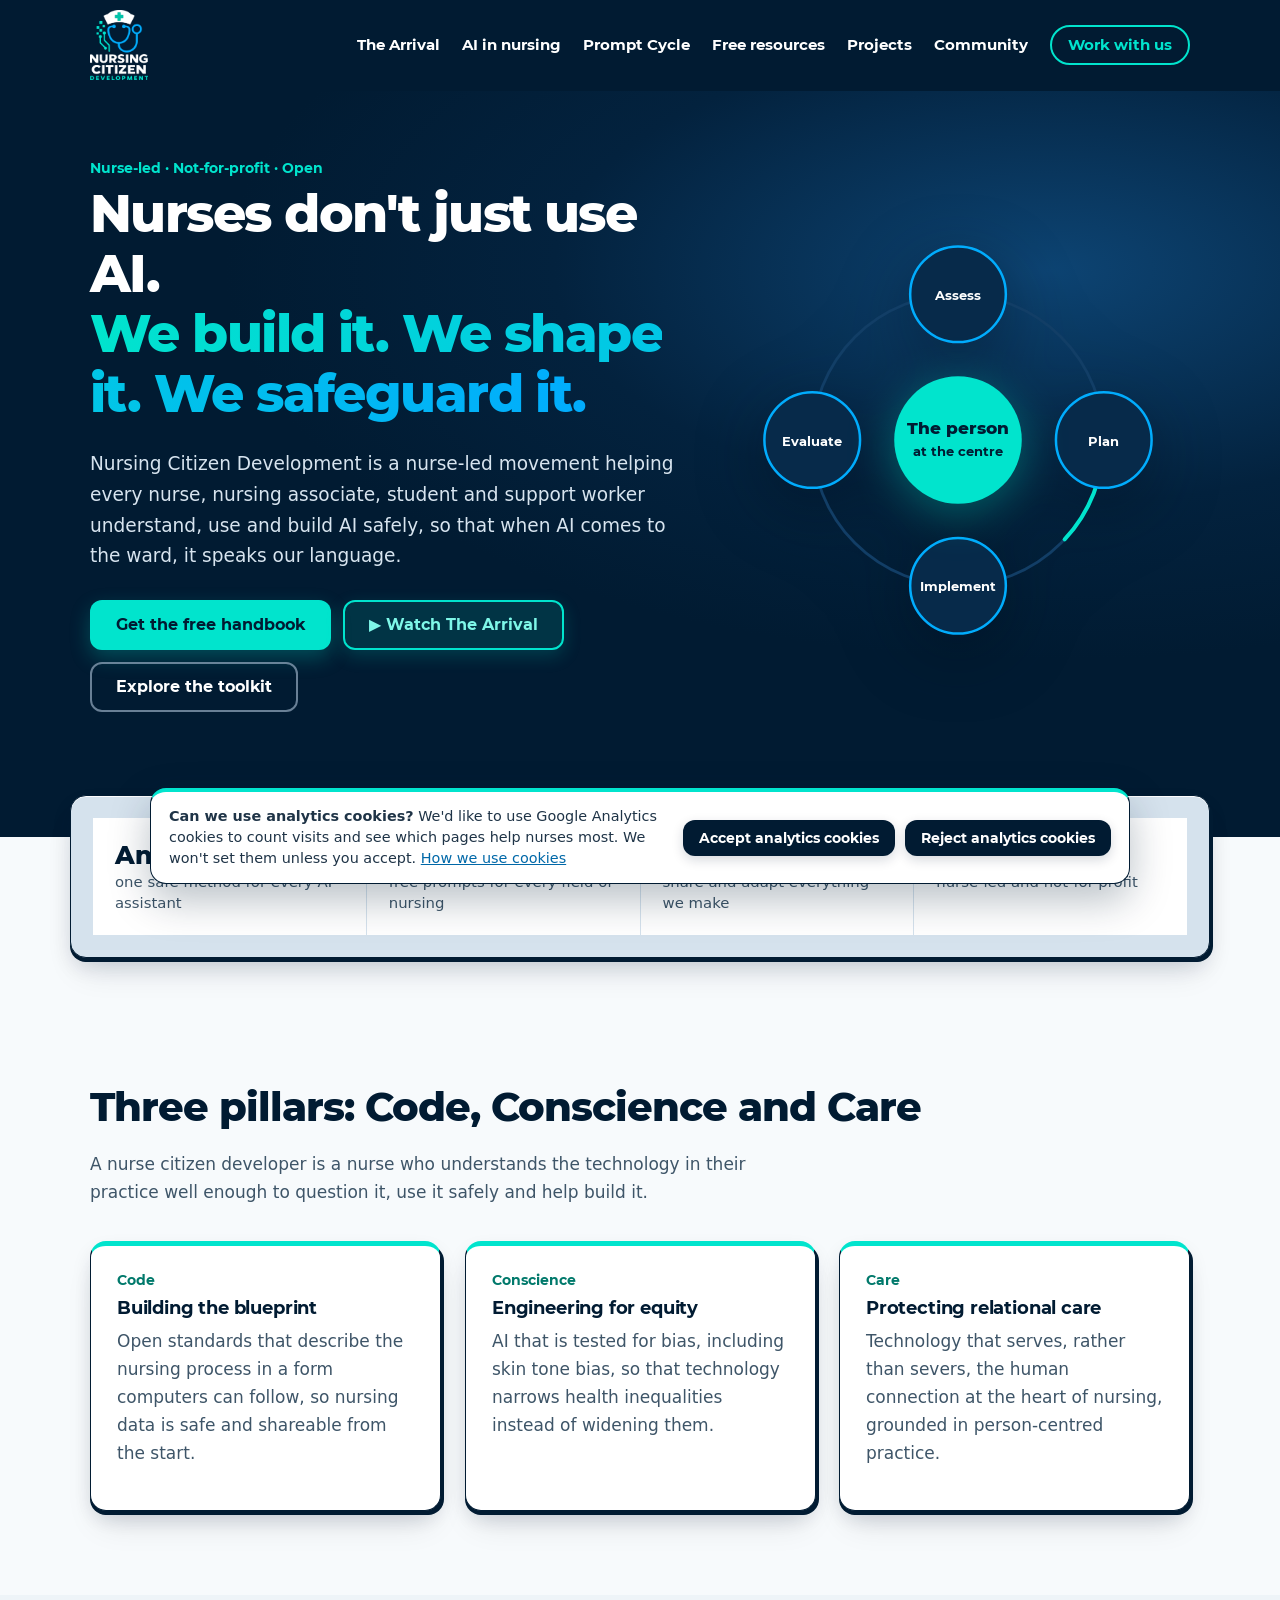
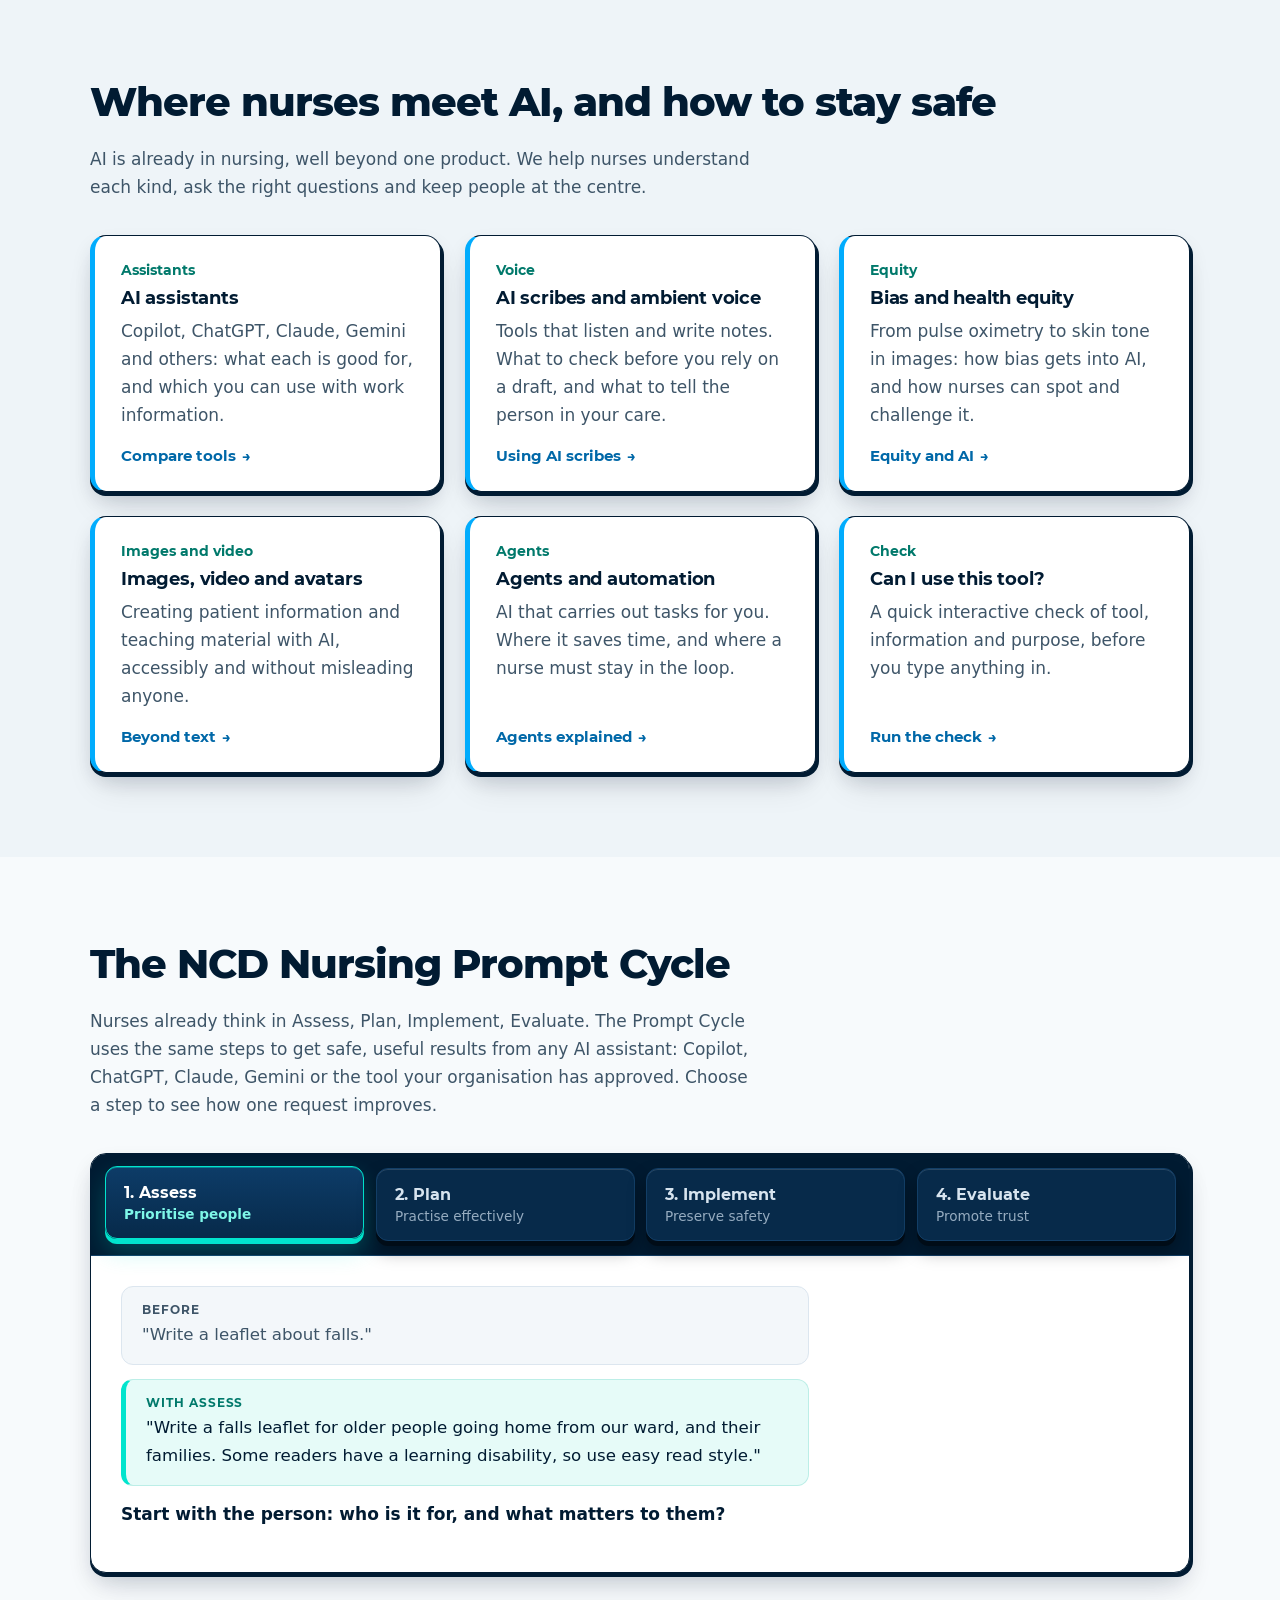
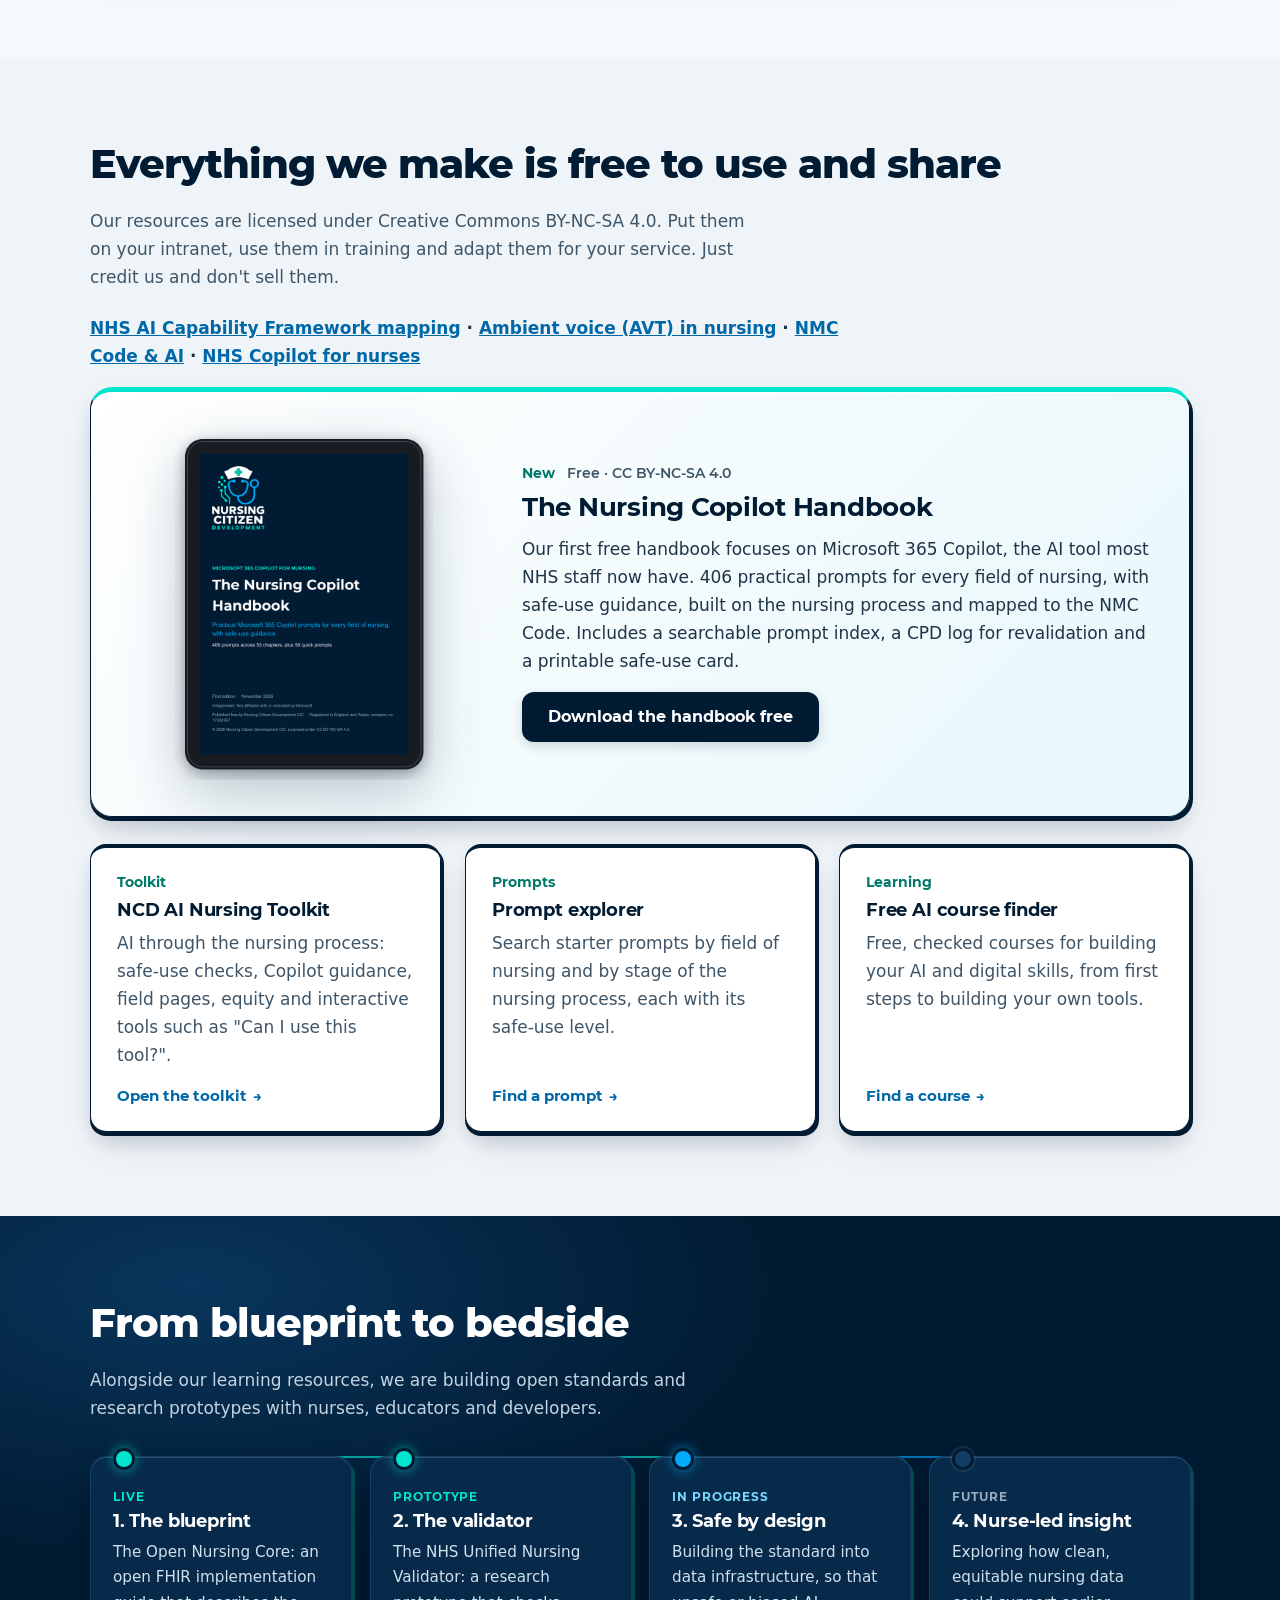
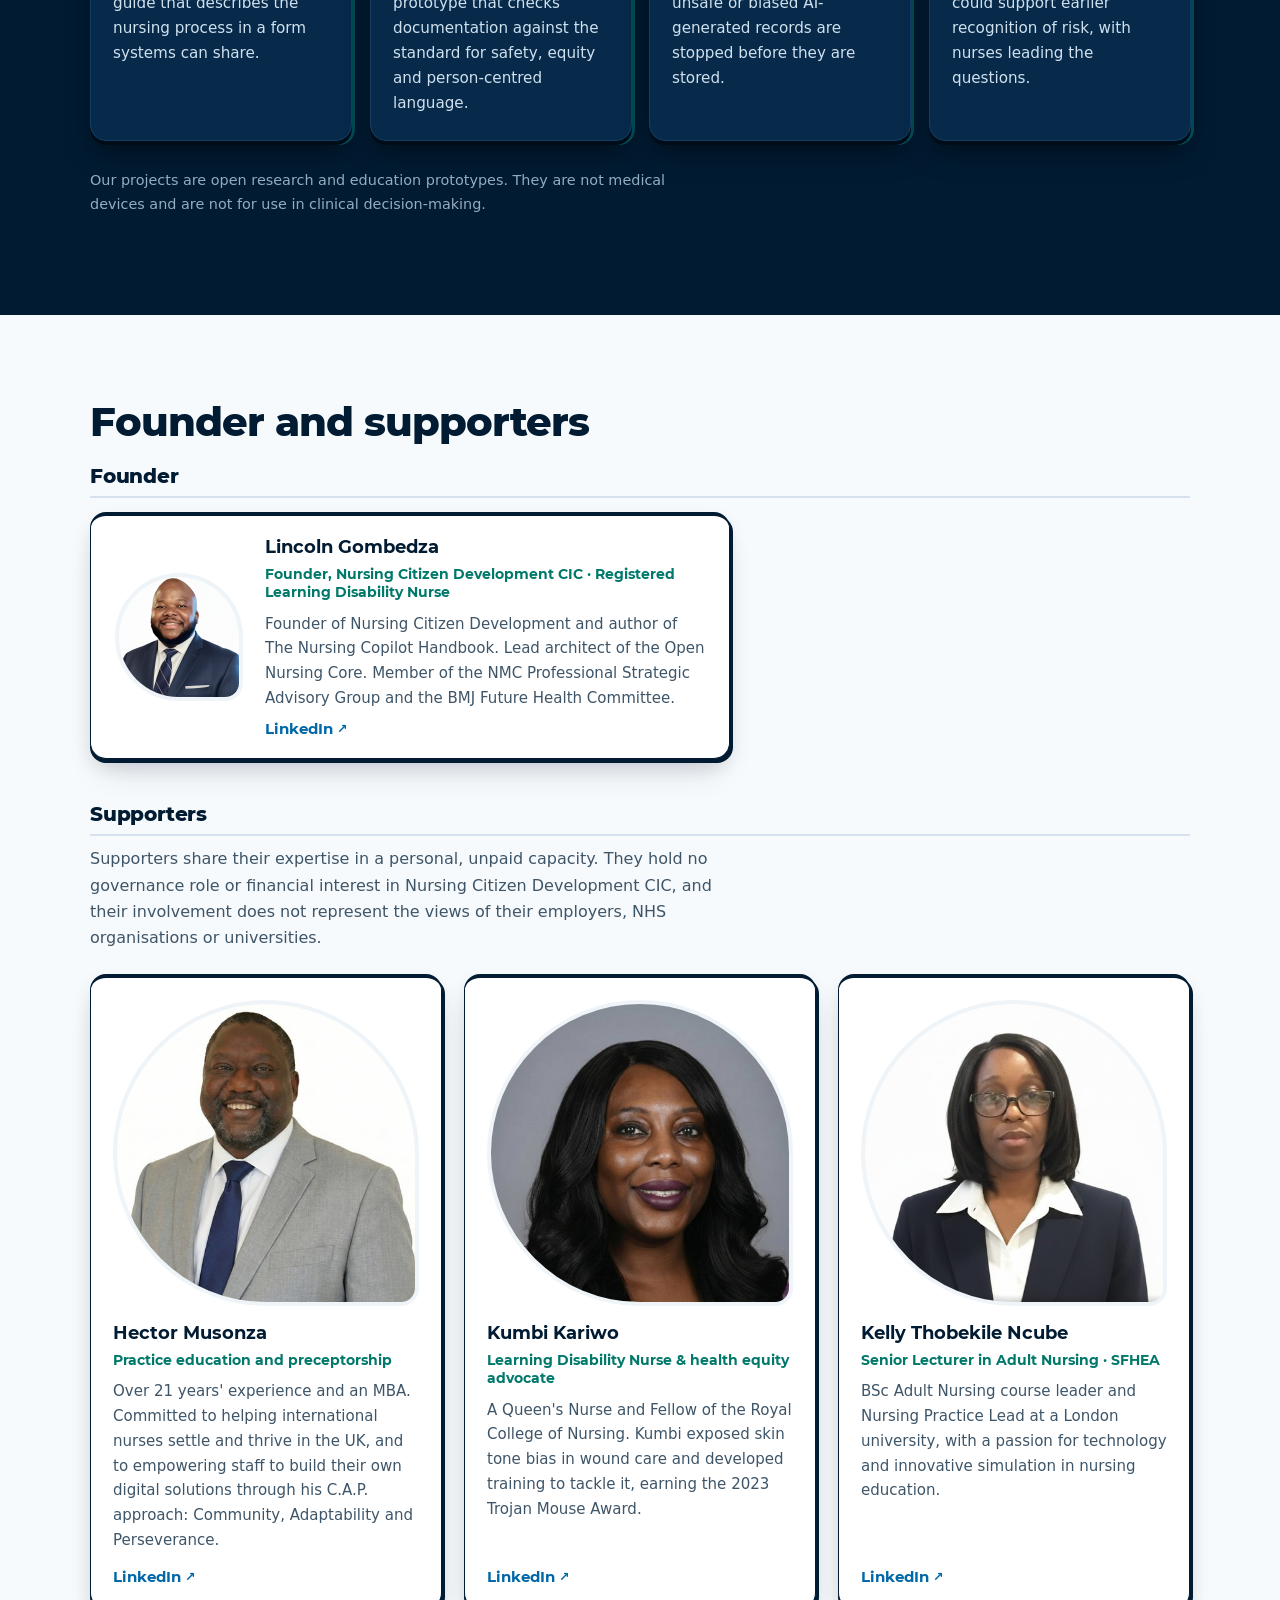
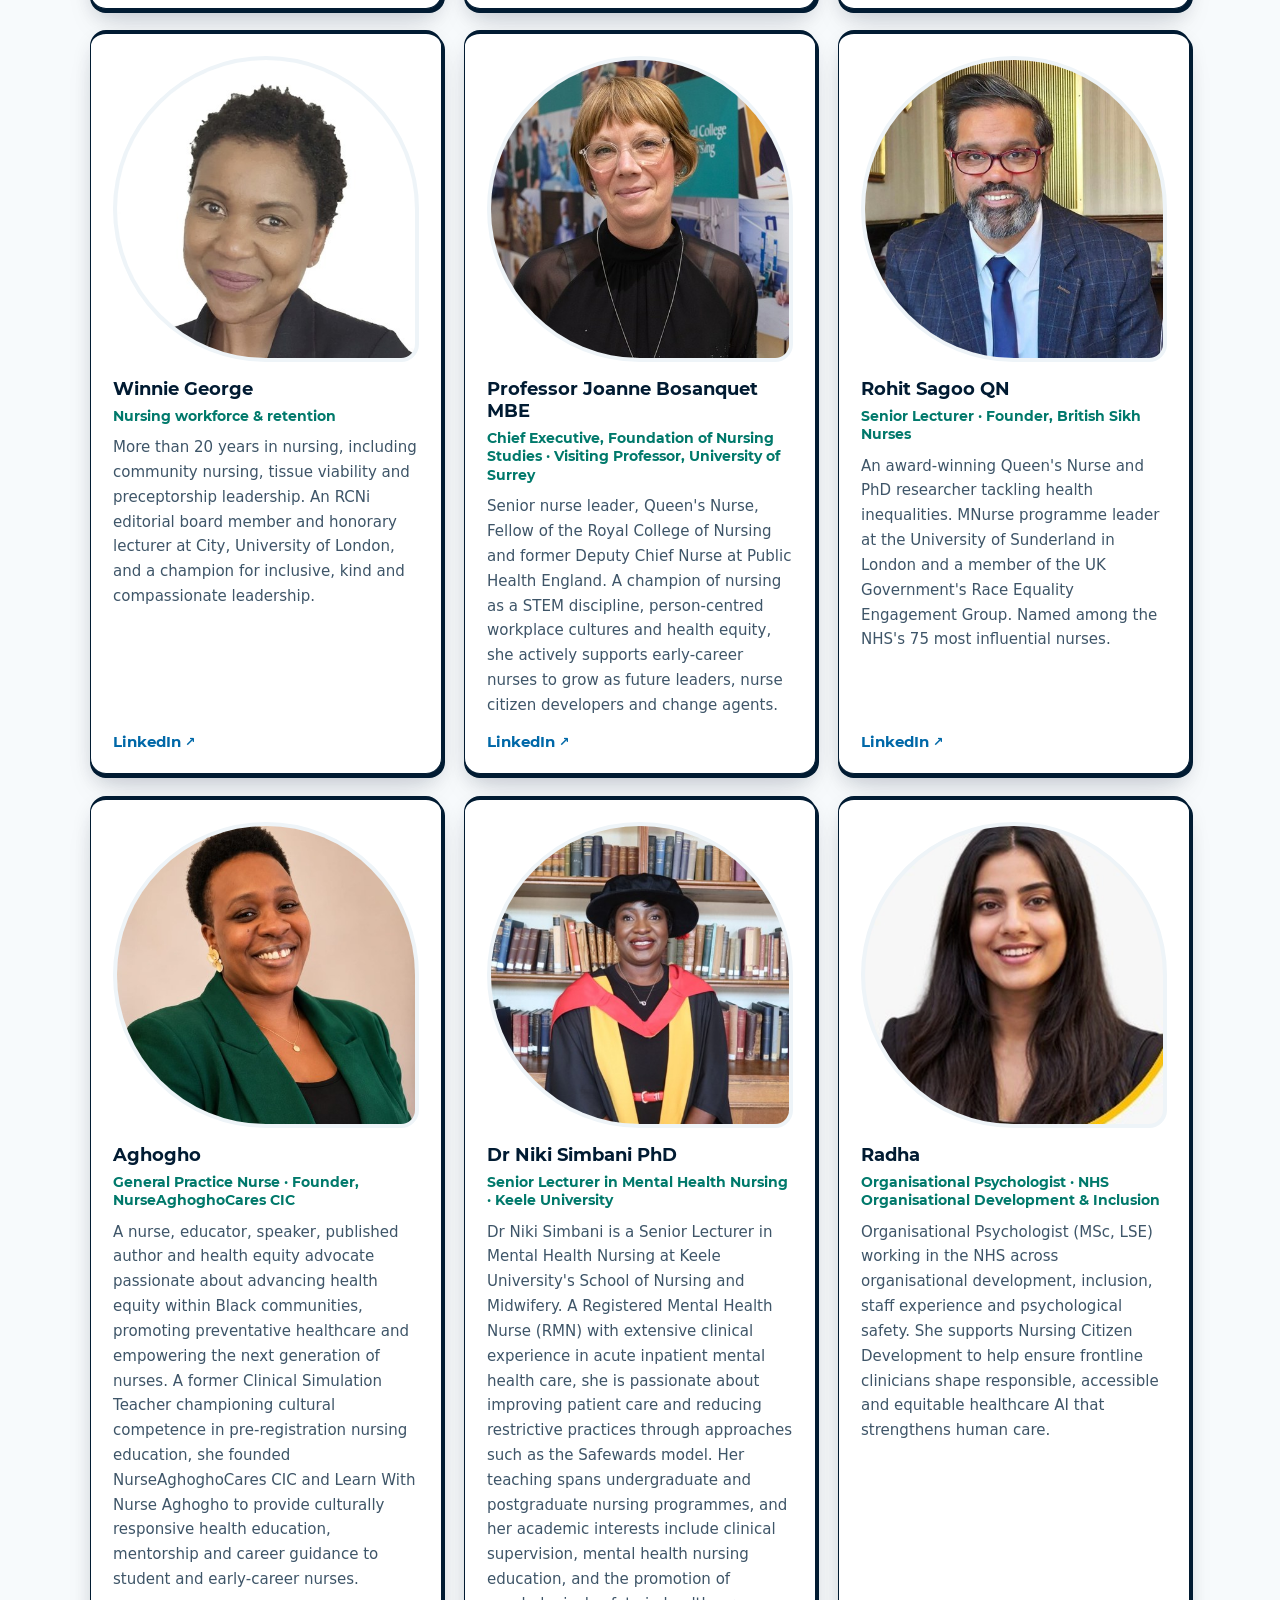
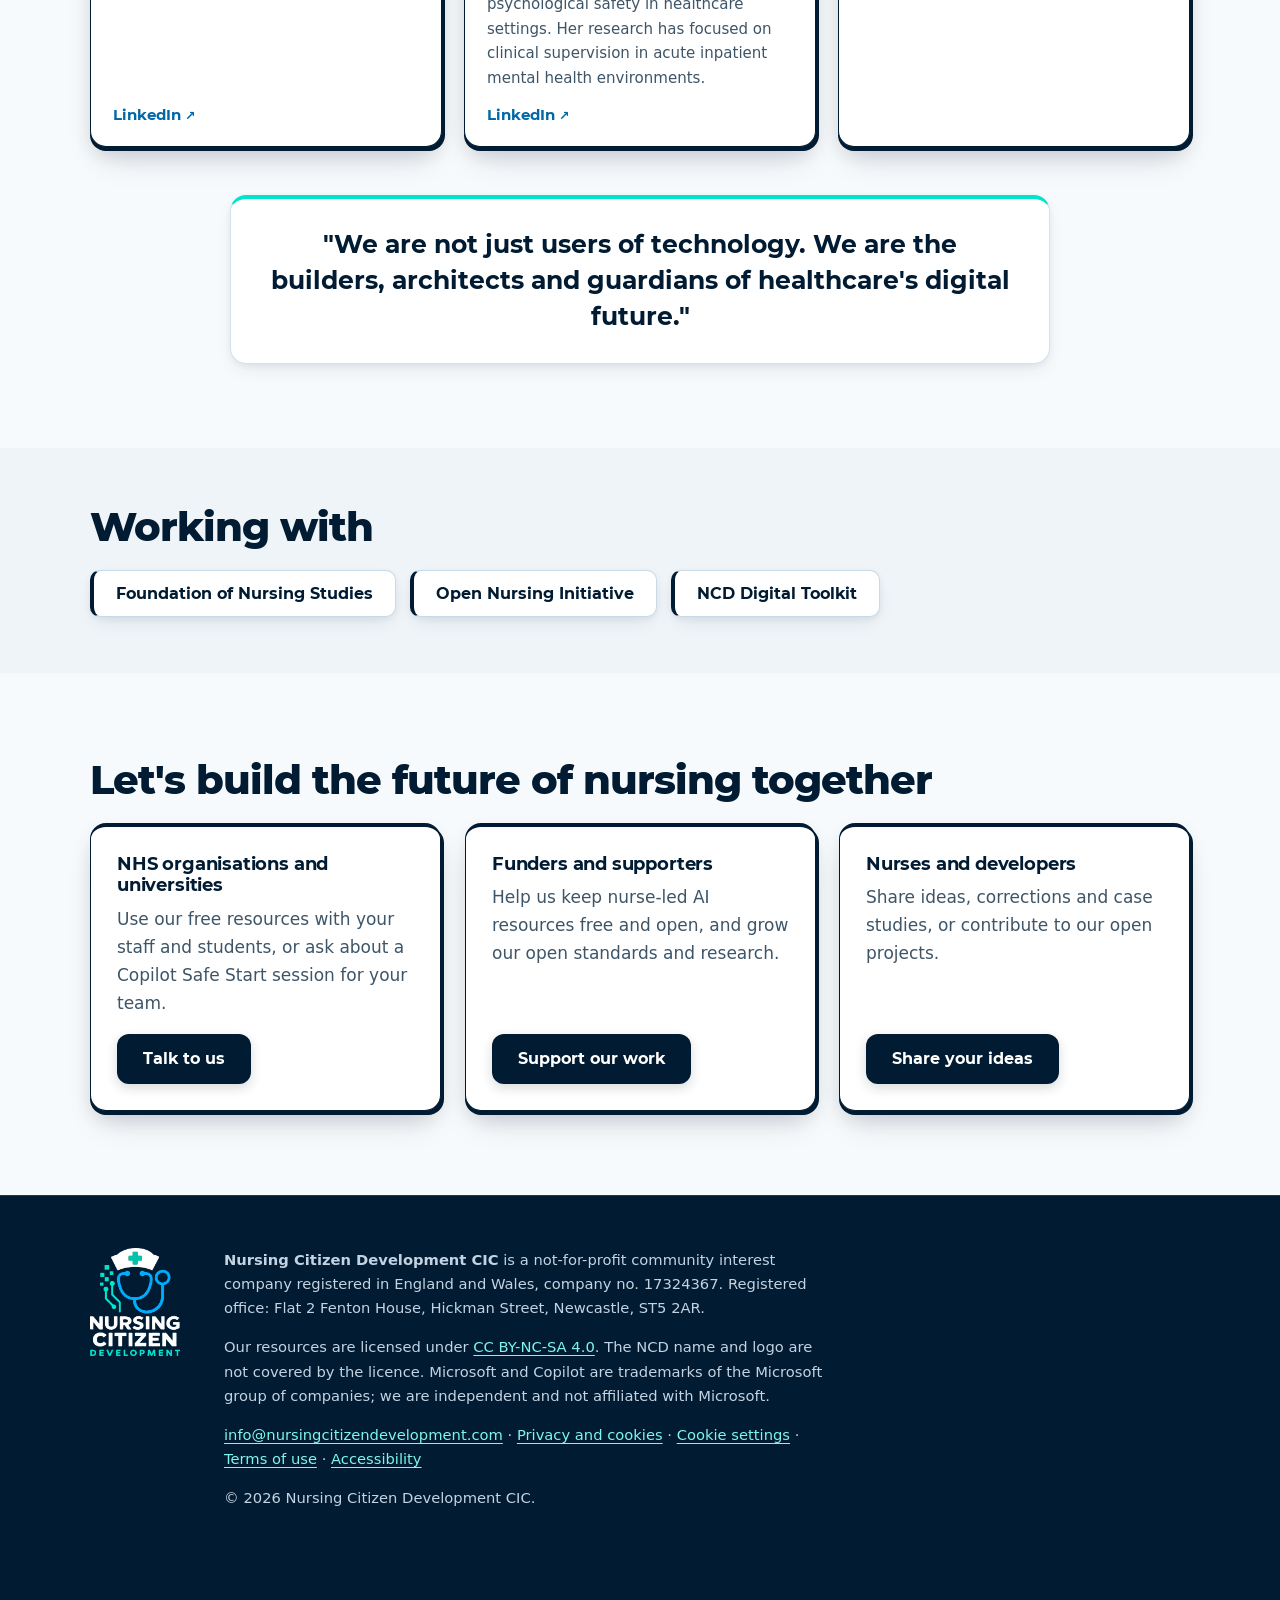
<file: index.html>
<!doctype html>
<html lang="en-GB">
<head>
<meta charset="utf-8">
<meta name="viewport" content="width=device-width, initial-scale=1">
<title>Nursing Citizen Development | Nurses shaping safe AI</title>
<meta name="description" content="Nursing Citizen Development CIC is a nurse-led, not-for-profit movement helping nurses understand, use and build AI safely. Free handbook, toolkit and open standards.">
<link rel="canonical" href="https://nursingcitizendevelopment.com/">
<meta property="og:type" content="website">
<meta property="og:title" content="Nursing Citizen Development: nurses shaping safe AI">
<meta property="og:description" content="A nurse-led, not-for-profit movement helping nurses understand, use and build AI safely. Free resources for every nurse.">
<meta property="og:url" content="https://nursingcitizendevelopment.com/">
<meta property="og:image" content="https://nursingcitizendevelopment.com/assets/og-image.jpg">
<meta name="twitter:card" content="summary_large_image">
<meta name="p:domain_verify" content="8f45fef9be6acecc770f19bf44e7a438">
<meta name="google-site-verification" content="q55ZDTf2GkcQtJnpIEcWsdEiX_iGb3U-5PilLMHOXRM">
<link rel="stylesheet" href="assets/site.css">
<script src="assets/site.js" defer></script>
<script src="assets/consent.js" defer></script>
<script type="application/ld+json">
{"@context": "https://schema.org", "@graph": [{"@type": "Organization", "@id": "https://nursingcitizendevelopment.com/#org", "name": "Nursing Citizen Development", "legalName": "Nursing Citizen Development CIC", "alternateName": "NCD", "url": "https://nursingcitizendevelopment.com/", "logo": "https://nursingcitizendevelopment.com/assets/ncd-logo-positive.png", "email": "info@nursingcitizendevelopment.com", "foundingDate": "2026-07-07", "description": "A nurse-led, not-for-profit community interest company helping nurses, nursing associates, students and support workers understand, use and build AI safely.", "identifier": {"@type": "PropertyValue", "propertyID": "Companies House", "value": "17324367"}, "address": {"@type": "PostalAddress", "addressCountry": "GB"}, "founder": {"@id": "https://nursingcitizendevelopment.com/#lincoln"}, "sameAs": ["https://www.linkedin.com/company/nursing-citizen-development/", "https://www.facebook.com/nursingcitizendevelopment", "https://www.youtube.com/@NurseCitizenDeveloper", "https://uk.pinterest.com/nursingcitizendevelopment/", "https://linktr.ee/nursingcitizendevelopment", "https://www.linkedin.com/in/lincolngombedza/", "https://www.tiktok.com/@nursecitizendeveloper", "https://www.instagram.com/nursingcitizendevelopment/", "https://github.com/Clinical-Quality-Artifical-Intelligence"], "knowsAbout": ["Artificial intelligence in nursing", "Microsoft 365 Copilot", "AI literacy", "Digital nursing", "Health equity", "Nursing process"], "member": [{"@id": "https://nursingcitizendevelopment.com/#lincoln"}, {"@id": "https://nursingcitizendevelopment.com/#hector"}, {"@id": "https://nursingcitizendevelopment.com/#kumbi"}, {"@id": "https://nursingcitizendevelopment.com/#kelly"}]}, {"@type": "WebSite", "@id": "https://nursingcitizendevelopment.com/#website", "name": "Nursing Citizen Development", "url": "https://nursingcitizendevelopment.com/", "publisher": {"@id": "https://nursingcitizendevelopment.com/#org"}, "inLanguage": "en-GB"}, {"@type": "Person", "@id": "https://nursingcitizendevelopment.com/#lincoln", "name": "Lincoln Gombedza", "jobTitle": "Founder", "description": "Registered Learning Disability Nurse; author of The Nursing Copilot Handbook", "image": "https://nursingcitizendevelopment.com/assets/team/lincoln.jpg", "sameAs": ["https://www.linkedin.com/in/lincolngombedza/", "https://orcid.org/0009-0008-1555-1434"]}, {"@type": "Person", "@id": "https://nursingcitizendevelopment.com/#hector", "name": "Hector Musonza", "jobTitle": "Practice Education and Preceptorship Lead", "image": "https://nursingcitizendevelopment.com/assets/team/hector.jpg", "sameAs": ["https://www.linkedin.com/in/fungai-hector-musonza-4a573371/"]}, {"@type": "Person", "@id": "https://nursingcitizendevelopment.com/#kumbi", "name": "Kumbi Kariwo", "jobTitle": "Learning Disability Nurse and Health Inequalities Lead", "image": "https://nursingcitizendevelopment.com/assets/team/kumbi.jpg", "sameAs": ["https://www.linkedin.com/in/kumbi-kariwo-frcn-qn/"]}, {"@type": "Person", "@id": "https://nursingcitizendevelopment.com/#kelly", "name": "Kelly Thobekile Ncube", "jobTitle": "Senior Lecturer in Adult Nursing", "image": "https://nursingcitizendevelopment.com/assets/team/kelly.jpg", "sameAs": ["https://www.linkedin.com/in/kelly-thobekile-ncube-24502069/"]}, {"@type": "Book", "name": "The Nursing Copilot Handbook", "url": "https://handbook.nursingcitizendevelopment.com/", "sameAs": ["https://doi.org/10.5281/zenodo.24613478", "https://zenodo.org/records/24613478"], "identifier": {"@type": "PropertyValue", "propertyID": "DOI", "value": "10.5281/zenodo.24613478"}, "author": {"@id": "https://nursingcitizendevelopment.com/#lincoln"}, "publisher": {"@id": "https://nursingcitizendevelopment.com/#org"}, "isAccessibleForFree": true, "license": "https://creativecommons.org/licenses/by-nc-sa/4.0/", "bookFormat": "https://schema.org/EBook", "inLanguage": "en-GB"}, {"@type": "WebSite", "name": "NCD AI Nursing Toolkit", "url": "https://practicedev.cloud/", "publisher": {"@id": "https://nursingcitizendevelopment.com/#org"}, "isAccessibleForFree": true}]}
</script>
</head>
<body>
<a class="skip" href="#main">Skip to content</a>

<header class="top" id="top">
  <div class="wrap">
    <a href="#top" class="brand" aria-label="Nursing Citizen Development home"><img src="assets/ncd-logo-reversed.png" alt="Nursing Citizen Development"></a>
    <button class="menu" aria-expanded="false" aria-controls="nav">Menu</button>
    <nav id="nav" aria-label="Main">
      <a href="https://future.nursingcitizendevelopment.com/" data-open-film>The Arrival</a>
      <a href="#ai">AI in nursing</a>
      <a href="#cycle">Prompt Cycle</a>
      <a href="#free">Free resources</a>
      <a href="#projects">Projects</a>
      <a href="#team">Community</a>
      <a class="cta" href="#partner">Work with us</a>
    </nav>
  </div>
</header>

<main id="main">

<section class="hero" aria-labelledby="hero-h">
  <svg class="pulse" viewBox="0 0 1200 120" preserveAspectRatio="none" aria-hidden="true"><path d="M0 70 H380 l18 -40 l22 80 l20 -100 l18 60 H640 h40 v-30 h60 v30 h60 v-18 h50 v18 H1200"/></svg>
  <div class="wrap">
    <div>
      <p class="eyebrow">Nurse-led · Not-for-profit · Open</p>
      <h1 id="hero-h">Nurses don't just use AI.<br><span>We build it. We shape it. We safeguard it.</span></h1>
      <p class="lead">Nursing Citizen Development is a nurse-led movement helping every nurse, nursing associate, student and support worker understand, use and build AI safely, so that when AI comes to the ward, it speaks our language.</p>
      <p class="actions"><a class="btn btn-primary" href="https://handbook.nursingcitizendevelopment.com/#download">Get the free handbook</a><a class="btn btn-film" href="https://future.nursingcitizendevelopment.com/" data-open-film>&#9654; Watch The Arrival</a><a class="btn btn-ghost" href="https://practicedev.cloud/">Explore the toolkit</a></p>
    </div>
    <div class="wheel" role="img" aria-label="The NCD Nursing Prompt Cycle: Assess, Plan, Implement, Evaluate, with the person at the centre">
      <svg viewBox="0 0 360 360" aria-hidden="true">
        <circle class="ring" cx="180" cy="180" r="128"/>
        <circle class="ring-dash" cx="180" cy="180" r="128"/>
        <g class="node n1" data-step="t-a"><circle cx="180" cy="52" r="42"/><text x="180" y="57">Assess</text></g>
        <g class="node n2" data-step="t-p"><circle cx="308" cy="180" r="42"/><text x="308" y="185">Plan</text></g>
        <g class="node n3" data-step="t-i"><circle cx="180" cy="308" r="42"/><text x="180" y="313">Implement</text></g>
        <g class="node n4" data-step="t-e"><circle cx="52" cy="180" r="42"/><text x="52" y="185">Evaluate</text></g>
        <circle class="core" cx="180" cy="180" r="56"/>
        <text class="core-t" x="180" y="175">The person</text>
        <text class="core-t sm" x="180" y="194">at the centre</text>
      </svg>
    </div>
  </div>
</section>

<section class="stats" aria-label="At a glance">
  <div class="wrap">
    <div><strong>Any tool</strong><span>one safe method for every AI assistant</span></div>
    <div><strong>406</strong><span>free prompts for every field of nursing</span></div>
    <div><strong>CC BY-NC-SA</strong><span>share and adapt everything we make</span></div>
    <div><strong>100%</strong><span>nurse-led and not-for-profit</span></div>
  </div>
</section>

<section id="pillars" aria-labelledby="pillars-h">
  <div class="wrap">
    <h2 id="pillars-h">Three pillars: Code, Conscience and Care</h2>
    <p class="intro">A nurse citizen developer is a nurse who understands the technology in their practice well enough to question it, use it safely and help build it.</p>
    <div class="cards three">
      <article class="card pillar">
        <span class="tag">Code</span>
        <h3>Building the blueprint</h3>
        <p>Open standards that describe the nursing process in a form computers can follow, so nursing data is safe and shareable from the start.</p>
      </article>
      <article class="card pillar">
        <span class="tag">Conscience</span>
        <h3>Engineering for equity</h3>
        <p>AI that is tested for bias, including skin tone bias, so that technology narrows health inequalities instead of widening them.</p>
      </article>
      <article class="card pillar">
        <span class="tag">Care</span>
        <h3>Protecting relational care</h3>
        <p>Technology that serves, rather than severs, the human connection at the heart of nursing, grounded in person-centred practice.</p>
      </article>
    </div>
  </div>
</section>

<section class="alt" id="ai" aria-labelledby="ai-h">
  <div class="wrap">
    <h2 id="ai-h">Where nurses meet AI, and how to stay safe</h2>
    <p class="intro">AI is already in nursing, well beyond one product. We help nurses understand each kind, ask the right questions and keep people at the centre.</p>
    <div class="cards three ai">
      <a class="card link" href="https://practicedev.cloud/docs/choosing-platforms/tool-comparison"><span class="tag">Assistants</span><h3>AI assistants</h3><p>Copilot, ChatGPT, Claude, Gemini and others: what each is good for, and which you can use with work information.</p><span class="go">Compare tools</span></a>
      <a class="card link" href="https://practicedev.cloud/docs/responsible-use/ai-scribes-on-placement"><span class="tag">Voice</span><h3>AI scribes and ambient voice</h3><p>Tools that listen and write notes. What to check before you rely on a draft, and what to tell the person in your care.</p><span class="go">Using AI scribes</span></a>
      <a class="card link" href="https://practicedev.cloud/docs/equity-and-ai"><span class="tag">Equity</span><h3>Bias and health equity</h3><p>From pulse oximetry to skin tone in images: how bias gets into AI, and how nurses can spot and challenge it.</p><span class="go">Equity and AI</span></a>
      <a class="card link" href="https://practicedev.cloud/docs/beyond-text/images"><span class="tag">Images and video</span><h3>Images, video and avatars</h3><p>Creating patient information and teaching material with AI, accessibly and without misleading anyone.</p><span class="go">Beyond text</span></a>
      <a class="card link" href="https://practicedev.cloud/docs/copilot/agents"><span class="tag">Agents</span><h3>Agents and automation</h3><p>AI that carries out tasks for you. Where it saves time, and where a nurse must stay in the loop.</p><span class="go">Agents explained</span></a>
      <a class="card link" href="https://practicedev.cloud/docs/tools/can-i-use-this"><span class="tag">Check</span><h3>Can I use this tool?</h3><p>A quick interactive check of tool, information and purpose, before you type anything in.</p><span class="go">Run the check</span></a>
    </div>
  </div>
</section>

<section id="cycle" aria-labelledby="cycle-h">
  <div class="wrap">
    <h2 id="cycle-h">The NCD Nursing Prompt Cycle</h2>
    <p class="intro">Nurses already think in Assess, Plan, Implement, Evaluate. The Prompt Cycle uses the same steps to get safe, useful results from any AI assistant: Copilot, ChatGPT, Claude, Gemini or the tool your organisation has approved. Choose a step to see how one request improves.</p>
    <div class="cycle" data-cycle>
      <div class="steps" role="tablist" aria-label="Prompt Cycle steps">
        <button role="tab" id="t-a" aria-selected="true" aria-controls="p-a">1. Assess<small>Prioritise people</small></button>
        <button role="tab" id="t-p" aria-selected="false" aria-controls="p-p" tabindex="-1">2. Plan<small>Practise effectively</small></button>
        <button role="tab" id="t-i" aria-selected="false" aria-controls="p-i" tabindex="-1">3. Implement<small>Preserve safety</small></button>
        <button role="tab" id="t-e" aria-selected="false" aria-controls="p-e" tabindex="-1">4. Evaluate<small>Promote trust</small></button>
      </div>
      <div class="panels">
        <div role="tabpanel" id="p-a" aria-labelledby="t-a">
          <p class="before"><span>Before</span>"Write a leaflet about falls."</p>
          <p class="after"><span>With Assess</span>"Write a falls leaflet for older people going home from our ward, and their families. Some readers have a learning disability, so use easy read style."</p>
          <p class="why">Start with the person: who is it for, and what matters to them?</p>
        </div>
        <div role="tabpanel" id="p-p" aria-labelledby="t-p" hidden>
          <p class="before"><span>Before</span>"Write a falls leaflet for older people…"</p>
          <p class="after"><span>With Plan</span>"…Use only the attached NICE guideline. Add nothing it doesn't say. One A4 page, reading age 9, with five short headings."</p>
          <p class="why">Ground it in evidence and decide the shape before the AI starts.</p>
        </div>
        <div role="tabpanel" id="p-i" aria-labelledby="t-i" hidden>
          <p class="before"><span>Before</span>"…One A4 page, reading age 9."</p>
          <p class="after"><span>With Implement</span>"…Don't include any patient details or clinical advice for individuals. Show me your draft and list anything you weren't sure about before finishing."</p>
          <p class="why">Set red lines and a checkpoint, so you stay in control.</p>
        </div>
        <div role="tabpanel" id="p-e" aria-labelledby="t-e" hidden>
          <p class="before"><span>Before</span>Copy, paste, print.</p>
          <p class="after"><span>With Evaluate</span>Check every line against the guideline. Is it accurate, kind and inclusive? Could it identify anyone? Is it fit to share? If not, refine and go round again.</p>
          <p class="why">Review the output as you would evaluate care.</p>
        </div>
      </div>
    </div>
  </div>
</section>

<section class="alt" id="free" aria-labelledby="free-h">
  <div class="wrap">
    <h2 id="free-h">Everything we make is free to use and share</h2>
    <p class="intro">Our resources are licensed under Creative Commons BY-NC-SA 4.0. Put them on your intranet, use them in training and adapt them for your service. Just credit us and don't sell them.</p>
    <p class="mapnote"><a href="capability-framework.html">NHS AI Capability Framework mapping</a> · <a href="ambient-voice-in-nursing.html">Ambient voice (AVT) in nursing</a> · <a href="nmc-code-and-ai.html">NMC Code &amp; AI</a> · <a href="nhs-copilot-for-nurses.html">NHS Copilot for nurses</a></p>
    <div class="feature">
      <img src="assets/Handbook_Tablet_Mockup.png" width="700" height="947" alt="The Nursing Copilot Handbook shown on a tablet" loading="lazy">
      <div>
        <div class="tag-row"><span class="tag">New</span><span class="tag tag-subtle">Free · CC BY-NC-SA 4.0</span></div>
        <h3>The Nursing Copilot Handbook</h3>
        <p>Our first free handbook focuses on Microsoft 365 Copilot, the AI tool most NHS staff now have. 406 practical prompts for every field of nursing, with safe-use guidance, built on the nursing process and mapped to the NMC Code. Includes a searchable prompt index, a CPD log for revalidation and a printable safe-use card.</p>
        <a class="btn btn-dark" href="https://handbook.nursingcitizendevelopment.com/">Download the handbook free</a>
      </div>
    </div>
    <div class="cards three">
      <a class="card link" href="https://practicedev.cloud/">
        <span class="tag">Toolkit</span>
        <h3>NCD AI Nursing Toolkit</h3>
        <p>AI through the nursing process: safe-use checks, Copilot guidance, field pages, equity and interactive tools such as "Can I use this tool?".</p>
        <span class="go">Open the toolkit</span>
      </a>
      <a class="card link" href="https://practicedev.cloud/docs/copilot/prompts">
        <span class="tag">Prompts</span>
        <h3>Prompt explorer</h3>
        <p>Search starter prompts by field of nursing and by stage of the nursing process, each with its safe-use level.</p>
        <span class="go">Find a prompt</span>
      </a>
      <a class="card link" href="https://practicedev.cloud/docs/build/free-courses">
        <span class="tag">Learning</span>
        <h3>Free AI course finder</h3>
        <p>Free, checked courses for building your AI and digital skills, from first steps to building your own tools.</p>
        <span class="go">Find a course</span>
      </a>
    </div>
  </div>
</section>

<section class="dark" id="projects" aria-labelledby="projects-h">
  <div class="wrap">
    <h2 id="projects-h">From blueprint to bedside</h2>
    <p class="intro">Alongside our learning resources, we are building open standards and research prototypes with nurses, educators and developers.</p>
    <ol class="road">
      <li class="done"><span class="state">Live</span><h3>1. The blueprint</h3><p>The Open Nursing Core: an open FHIR implementation guide that describes the nursing process in a form systems can share.</p></li>
      <li class="done"><span class="state">Prototype</span><h3>2. The validator</h3><p>The NHS Unified Nursing Validator: a research prototype that checks documentation against the standard for safety, equity and person-centred language.</p></li>
      <li class="now"><span class="state">In progress</span><h3>3. Safe by design</h3><p>Building the standard into data infrastructure, so that unsafe or biased AI-generated records are stopped before they are stored.</p></li>
      <li><span class="state">Future</span><h3>4. Nurse-led insight</h3><p>Exploring how clean, equitable nursing data could support earlier recognition of risk, with nurses leading the questions.</p></li>
    </ol>
    <p class="small">Our projects are open research and education prototypes. They are not medical devices and are not for use in clinical decision-making.</p>
  </div>
</section>

<section id="team" aria-labelledby="team-h">
  <div class="wrap">
    <h2 id="team-h">Founder and supporters</h2>

    <h3 class="group-heading">Founder</h3>
    <article class="person founder-card">
      <img src="assets/team/lincoln.jpg" width="480" height="480" alt="Lincoln Gombedza" loading="lazy">
      <div class="founder-body">
        <h4>Lincoln Gombedza</h4>
        <p class="role">Founder, Nursing Citizen Development CIC · Registered Learning Disability Nurse</p>
        <p>Founder of Nursing Citizen Development and author of The Nursing Copilot Handbook. Lead architect of the Open Nursing Core. Member of the NMC Professional Strategic Advisory Group and the BMJ Future Health Committee.</p>
        <a href="https://www.linkedin.com/in/lincolngombedza/">LinkedIn</a>
      </div>
    </article>

    <h3 class="group-heading">Supporters</h3>
    <p class="intro group-note">Supporters share their expertise in a personal, unpaid capacity. They hold no governance role or financial interest in Nursing Citizen Development CIC, and their involvement does not represent the views of their employers, NHS organisations or universities.</p>
    <div class="team">
      <article class="person">
        <img src="assets/team/hector.jpg" width="480" height="480" alt="Hector Musonza" loading="lazy">
        <h4>Hector Musonza</h4>
        <p class="role">Practice education and preceptorship</p>
        <p>Over 21 years' experience and an MBA. Committed to helping international nurses settle and thrive in the UK, and to empowering staff to build their own digital solutions through his C.A.P. approach: Community, Adaptability and Perseverance.</p>
        <a href="https://www.linkedin.com/in/fungai-hector-musonza-4a573371/">LinkedIn</a>
      </article>
      <article class="person">
        <img src="assets/team/kumbi.jpg" width="480" height="480" alt="Kumbi Kariwo" loading="lazy">
        <h4>Kumbi Kariwo</h4>
        <p class="role">Learning Disability Nurse &amp; health equity advocate</p>
        <p>A Queen's Nurse and Fellow of the Royal College of Nursing. Kumbi exposed skin tone bias in wound care and developed training to tackle it, earning the 2023 Trojan Mouse Award.</p>
        <a href="https://www.linkedin.com/in/kumbi-kariwo-frcn-qn/">LinkedIn</a>
      </article>
      <article class="person">
        <img src="assets/team/kelly.jpg" width="480" height="480" alt="Kelly Thobekile Ncube" loading="lazy">
        <h4>Kelly Thobekile Ncube</h4>
        <p class="role">Senior Lecturer in Adult Nursing · SFHEA</p>
        <p>BSc Adult Nursing course leader and Nursing Practice Lead at a London university, with a passion for technology and innovative simulation in nursing education.</p>
        <a href="https://www.linkedin.com/in/kelly-thobekile-ncube-24502069/">LinkedIn</a>
      </article>
      <article class="person">
        <img src="assets/team/winnie.jpg" width="480" height="480" alt="Winnie George" loading="lazy">
        <h4>Winnie George</h4>
        <p class="role">Nursing workforce &amp; retention</p>
        <p>More than 20 years in nursing, including community nursing, tissue viability and preceptorship leadership. An RCNi editorial board member and honorary lecturer at City, University of London, and a champion for inclusive, kind and compassionate leadership.</p>
        <a href="https://www.linkedin.com/in/winnie-george-60213993/">LinkedIn</a>
      </article>
      <article class="person">
        <img src="assets/team/joanne.jpg" width="480" height="480" alt="Professor Joanne Bosanquet MBE" loading="lazy">
        <h4>Professor Joanne Bosanquet MBE</h4>
        <p class="role">Chief Executive, Foundation of Nursing Studies · Visiting Professor, University of Surrey</p>
        <p>Senior nurse leader, Queen's Nurse, Fellow of the Royal College of Nursing and former Deputy Chief Nurse at Public Health England. A champion of nursing as a STEM discipline, person-centred workplace cultures and health equity, she actively supports early-career nurses to grow as future leaders, nurse citizen developers and change agents.</p>
        <a href="https://www.linkedin.com/in/joanne-bosanquet-mbe/">LinkedIn</a>
      </article>
      <article class="person">
        <img src="assets/team/rohit.jpg" width="480" height="480" alt="Rohit Sagoo" loading="lazy">
        <h4>Rohit Sagoo QN</h4>
        <p class="role">Senior Lecturer · Founder, British Sikh Nurses</p>
        <p>An award-winning Queen's Nurse and PhD researcher tackling health inequalities. MNurse programme leader at the University of Sunderland in London and a member of the UK Government's Race Equality Engagement Group. Named among the NHS's 75 most influential nurses.</p>
        <a href="https://www.linkedin.com/in/rohit-sagoo-qn-50b01230/">LinkedIn</a>
      </article>
      <article class="person">
        <img src="assets/team/aghogho.jpg" width="480" height="480" alt="Aghogho" loading="lazy">
        <h4>Aghogho</h4>
        <p class="role">General Practice Nurse · Founder, NurseAghoghoCares CIC</p>
        <p>A nurse, educator, speaker, published author and health equity advocate passionate about advancing health equity within Black communities, promoting preventative healthcare and empowering the next generation of nurses. A former Clinical Simulation Teacher championing cultural competence in pre-registration nursing education, she founded NurseAghoghoCares CIC and Learn With Nurse Aghogho to provide culturally responsive health education, mentorship and career guidance to student and early-career nurses.</p>
        <a href="https://www.linkedin.com/in/aghogho-wanogho-rn-bsc-hons-ba9bbba6/">LinkedIn</a>
      </article>
      <article class="person">
        <img src="assets/team/niki.jpg" width="480" height="480" alt="Dr Niki Simbani" loading="lazy">
        <h4>Dr Niki Simbani PhD</h4>
        <p class="role">Senior Lecturer in Mental Health Nursing · Keele University</p>
        <p>Dr Niki Simbani is a Senior Lecturer in Mental Health Nursing at Keele University's School of Nursing and Midwifery. A Registered Mental Health Nurse (RMN) with extensive clinical experience in acute inpatient mental health care, she is passionate about improving patient care and reducing restrictive practices through approaches such as the Safewards model. Her teaching spans undergraduate and postgraduate nursing programmes, and her academic interests include clinical supervision, mental health nursing education, and the promotion of psychological safety in healthcare settings. Her research has focused on clinical supervision in acute inpatient mental health environments.</p>
        <a href="https://www.linkedin.com/in/dr-niki-simbani-phd-70701173/">LinkedIn</a>
      </article>
      <article class="person">
        <img src="assets/team/radha.jpg" width="480" height="480" alt="Radha" loading="lazy">
        <h4>Radha</h4>
        <p class="role">Organisational Psychologist · NHS Organisational Development &amp; Inclusion</p>
        <p>Organisational Psychologist (MSc, LSE) working in the NHS across organisational development, inclusion, staff experience and psychological safety. She supports Nursing Citizen Development to help ensure frontline clinicians shape responsible, accessible and equitable healthcare AI that strengthens human care.</p>
      </article>
    </div>
    <blockquote>"We are not just users of technology. We are the builders, architects and guardians of healthcare's digital future."</blockquote>
  </div>
</section>

<section class="alt" id="partners" aria-labelledby="partners-h">
  <div class="wrap">
    <h2 id="partners-h">Working with</h2>
    <ul class="logos">
      <li>Foundation of Nursing Studies</li>
      <li>Open Nursing Initiative</li>
      <li>NCD Digital Toolkit</li>
    </ul>
  </div>
</section>

<section id="partner" aria-labelledby="partner-h">
  <div class="wrap">
    <h2 id="partner-h">Let's build the future of nursing together</h2>
    <div class="cards three">
      <article class="card">
        <h3>NHS organisations and universities</h3>
        <p>Use our free resources with your staff and students, or ask about a Copilot Safe Start session for your team.</p>
        <a class="btn btn-dark" href="mailto:info@nursingcitizendevelopment.com?subject=Working%20with%20NCD">Talk to us</a>
      </article>
      <article class="card">
        <h3>Funders and supporters</h3>
        <p>Help us keep nurse-led AI resources free and open, and grow our open standards and research.</p>
        <a class="btn btn-dark" href="mailto:info@nursingcitizendevelopment.com?subject=Supporting%20NCD">Support our work</a>
      </article>
      <article class="card">
        <h3>Nurses and developers</h3>
        <p>Share ideas, corrections and case studies, or contribute to our open projects.</p>
        <a class="btn btn-dark" href="https://forms.cloud.microsoft/e/yzyL2maEfT">Share your ideas</a>
      </article>
    </div>
  </div>
</section>

</main>

<footer>
  <div class="wrap">
    <div class="foot">
      <img src="assets/ncd-logo-reversed.png" alt="" width="90">
      <div>
        <p><strong>Nursing Citizen Development CIC</strong> is a not-for-profit community interest company registered in England and Wales, company no. 17324367. Registered office: Flat 2 Fenton House, Hickman Street, Newcastle, ST5 2AR.</p>
        <p>Our resources are licensed under <a href="https://creativecommons.org/licenses/by-nc-sa/4.0/">CC BY-NC-SA 4.0</a>. The NCD name and logo are not covered by the licence. Microsoft and Copilot are trademarks of the Microsoft group of companies; we are independent and not affiliated with Microsoft.</p>
        <p><a href="mailto:info@nursingcitizendevelopment.com">info@nursingcitizendevelopment.com</a> · <a href="privacy.html">Privacy and cookies</a> · <a href="privacy.html#cookies" data-cookie-settings>Cookie settings</a> · <a href="terms.html">Terms of use</a> · <a href="accessibility.html">Accessibility</a></p>
        <p>© 2026 Nursing Citizen Development CIC.</p>
      </div>
    </div>
  </div>
</footer>
</body>
</html>
</file>
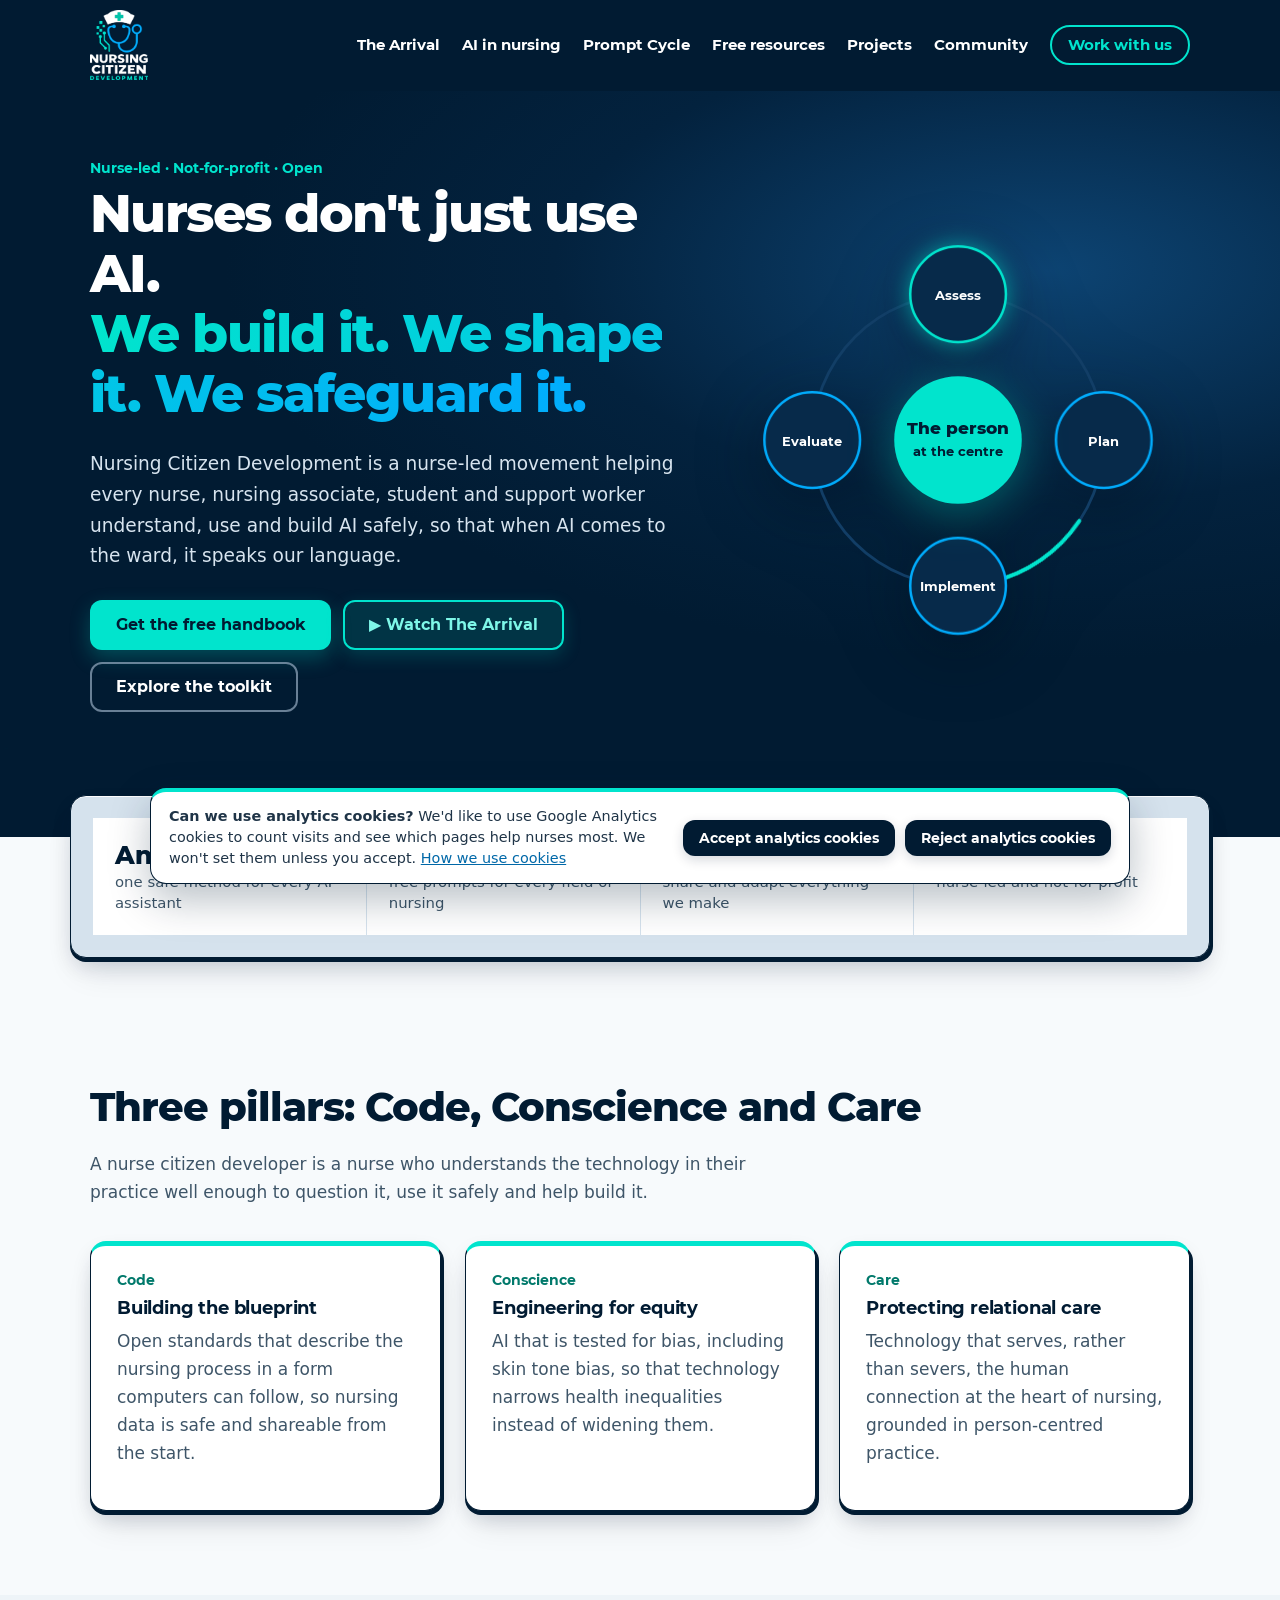
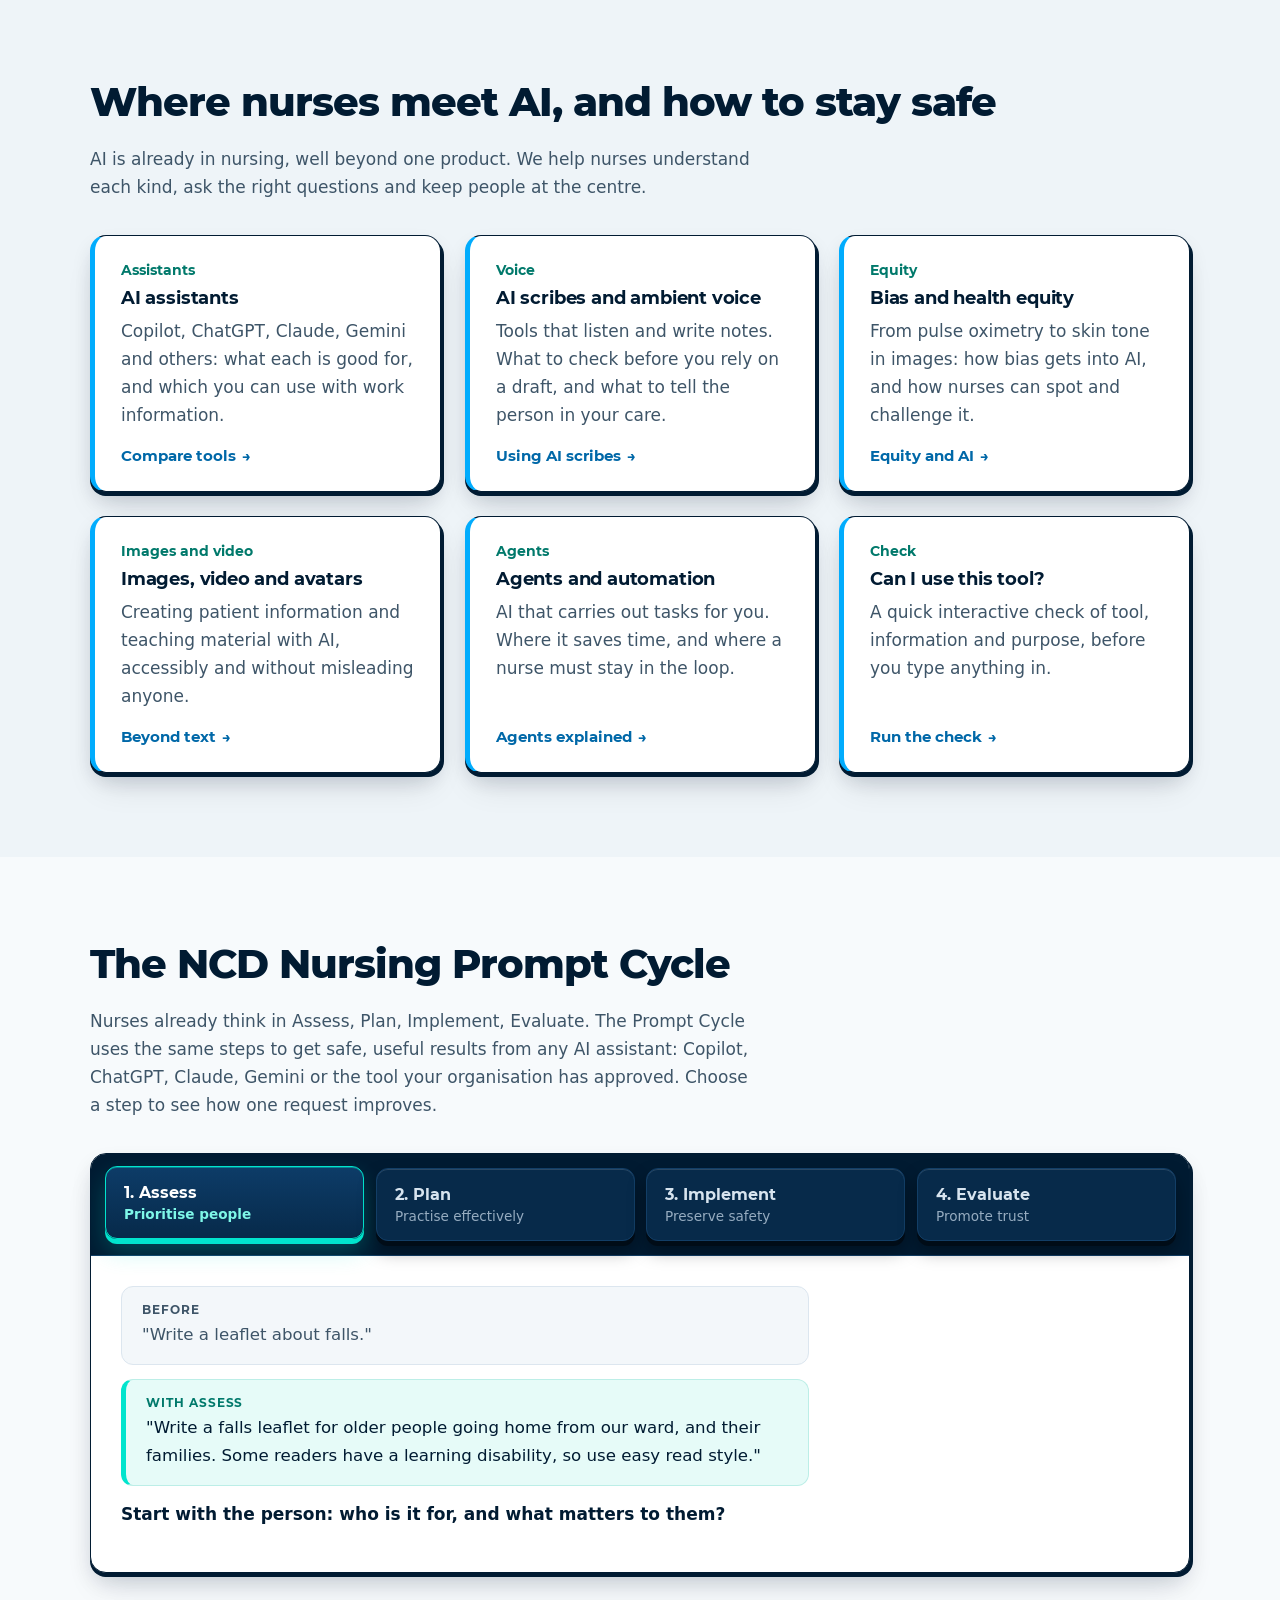
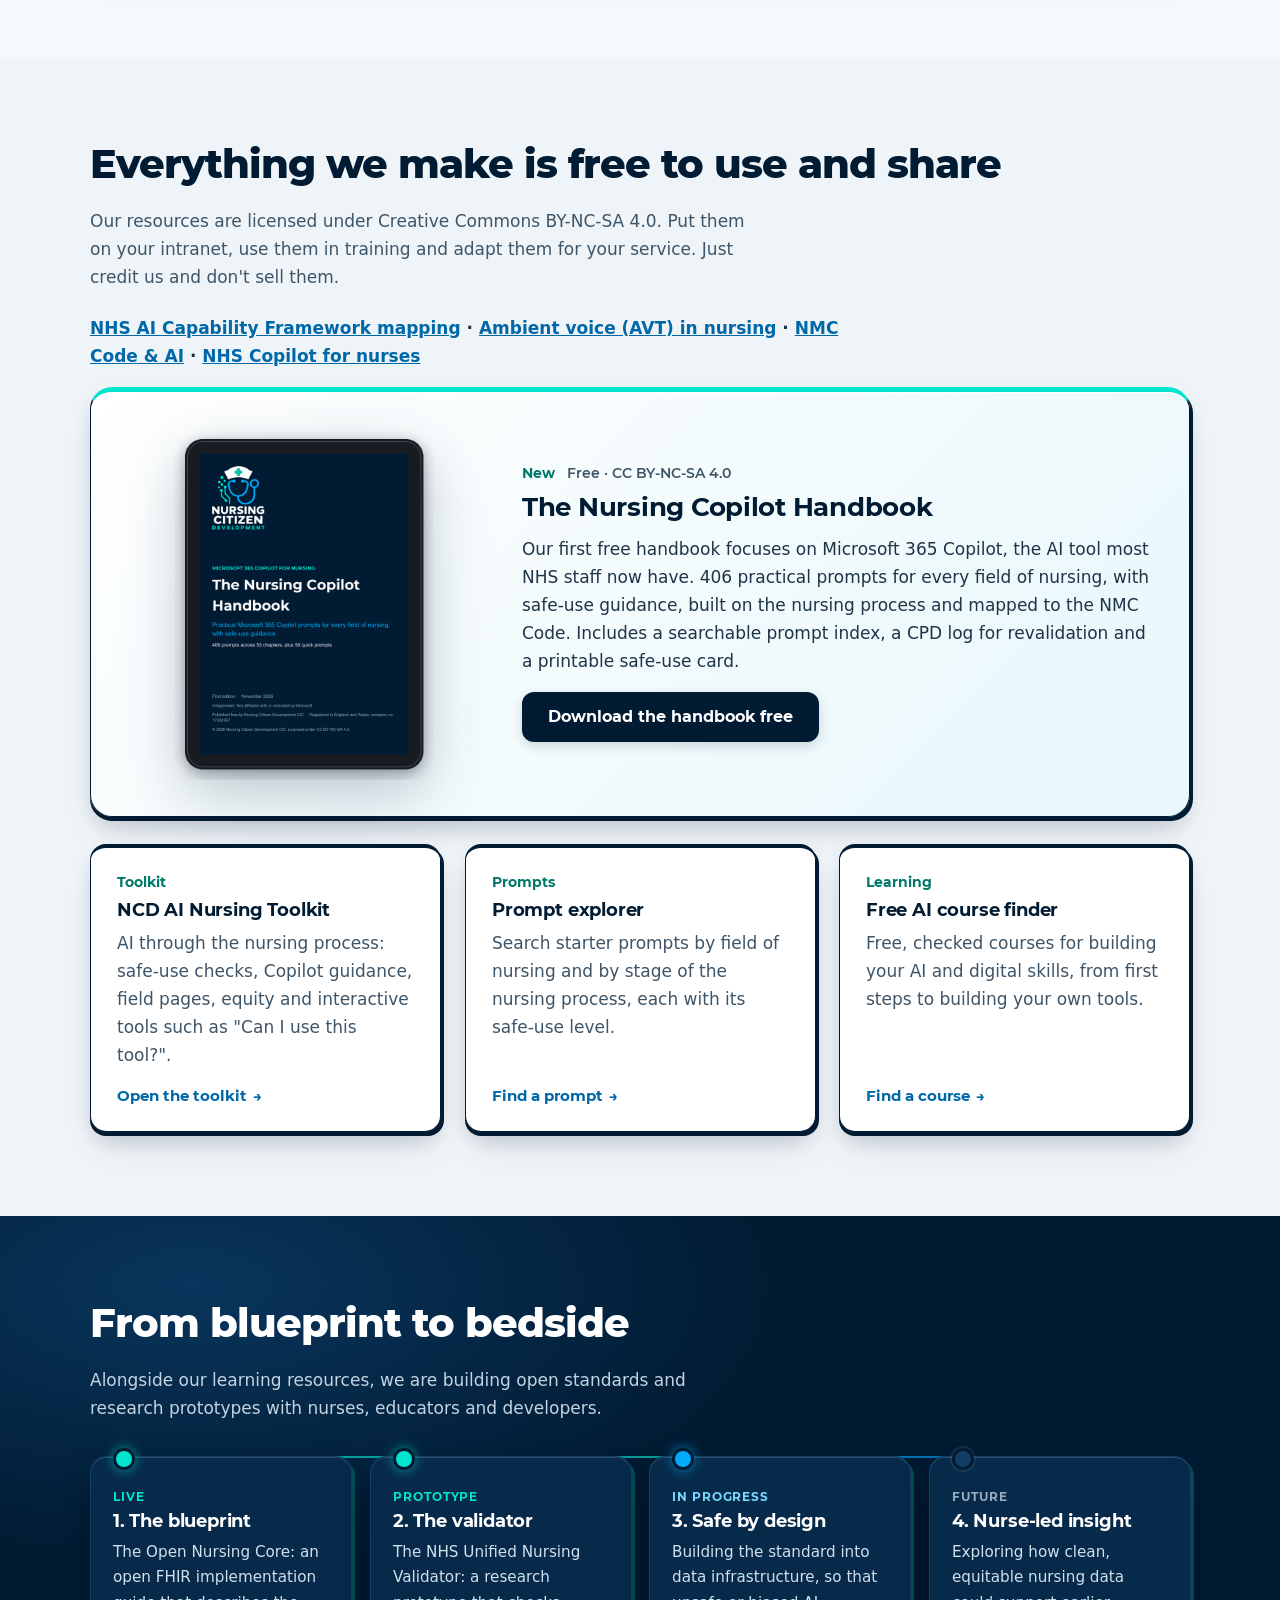
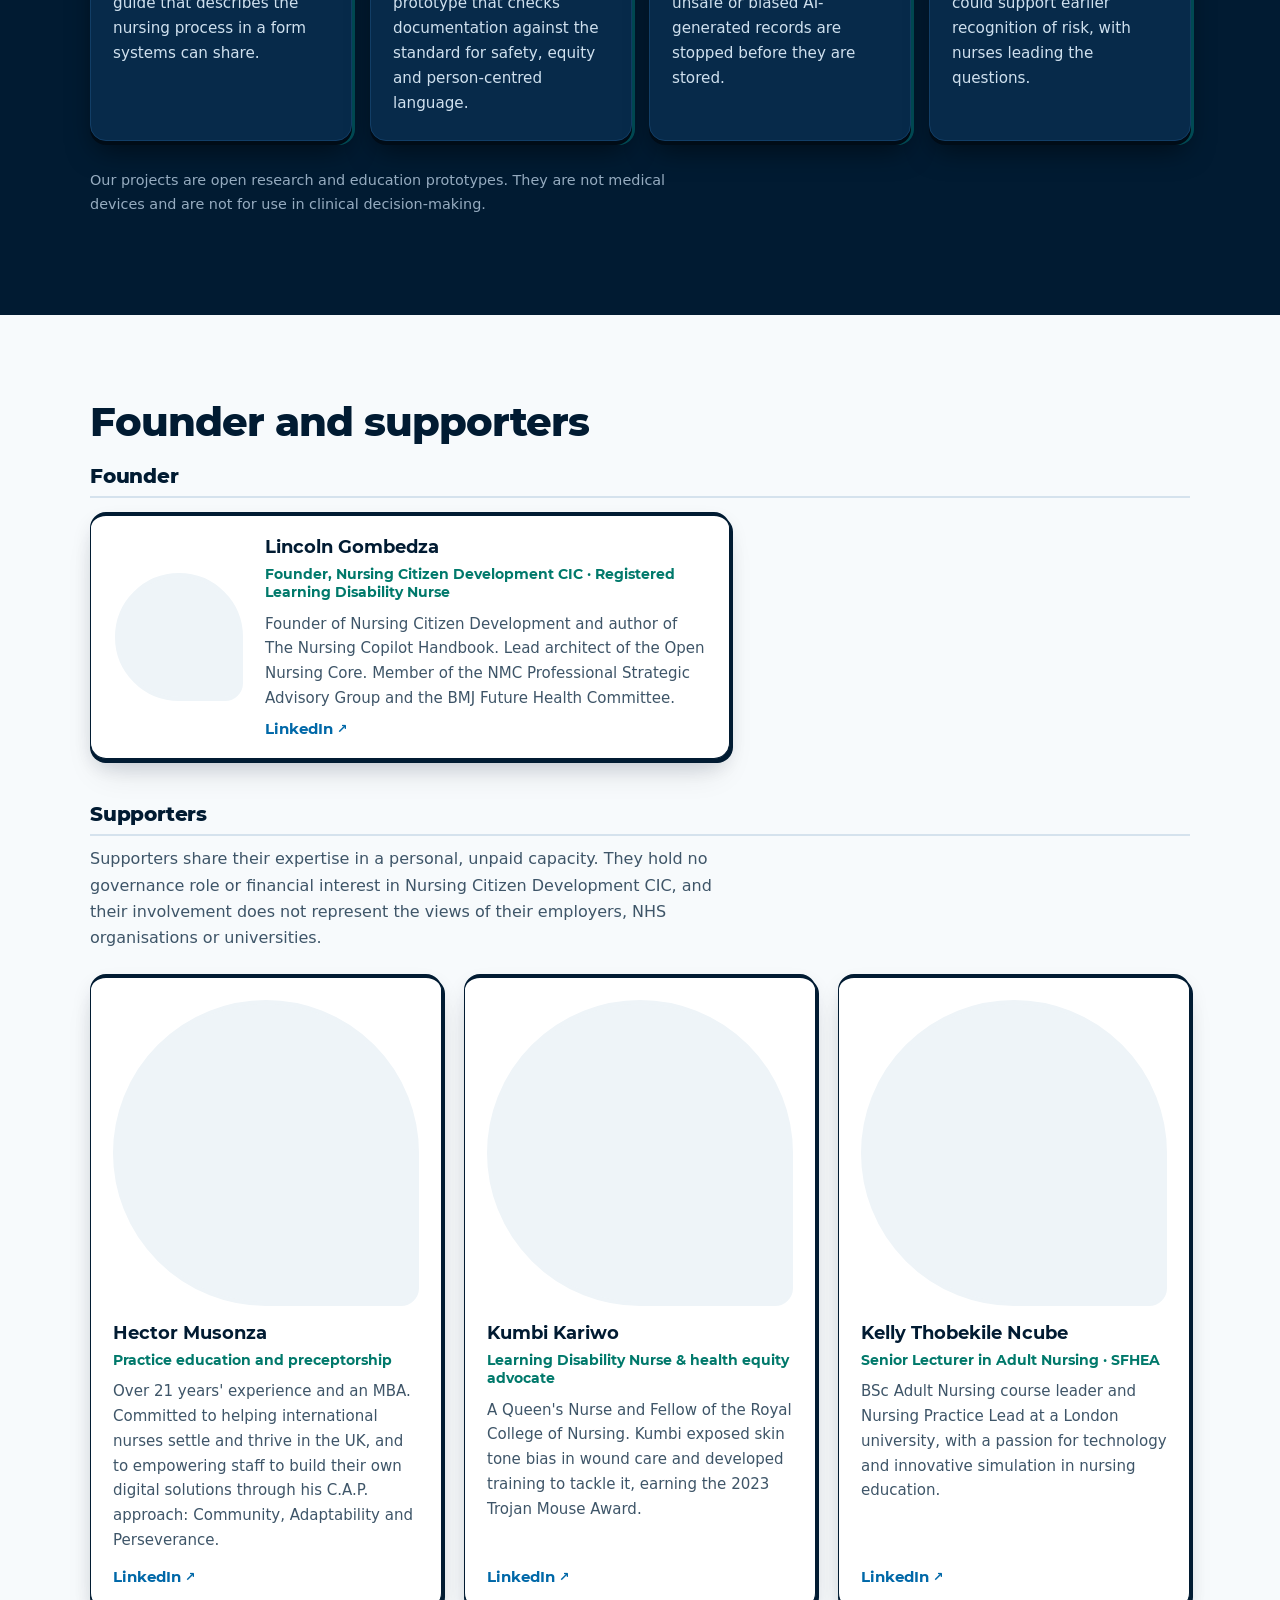
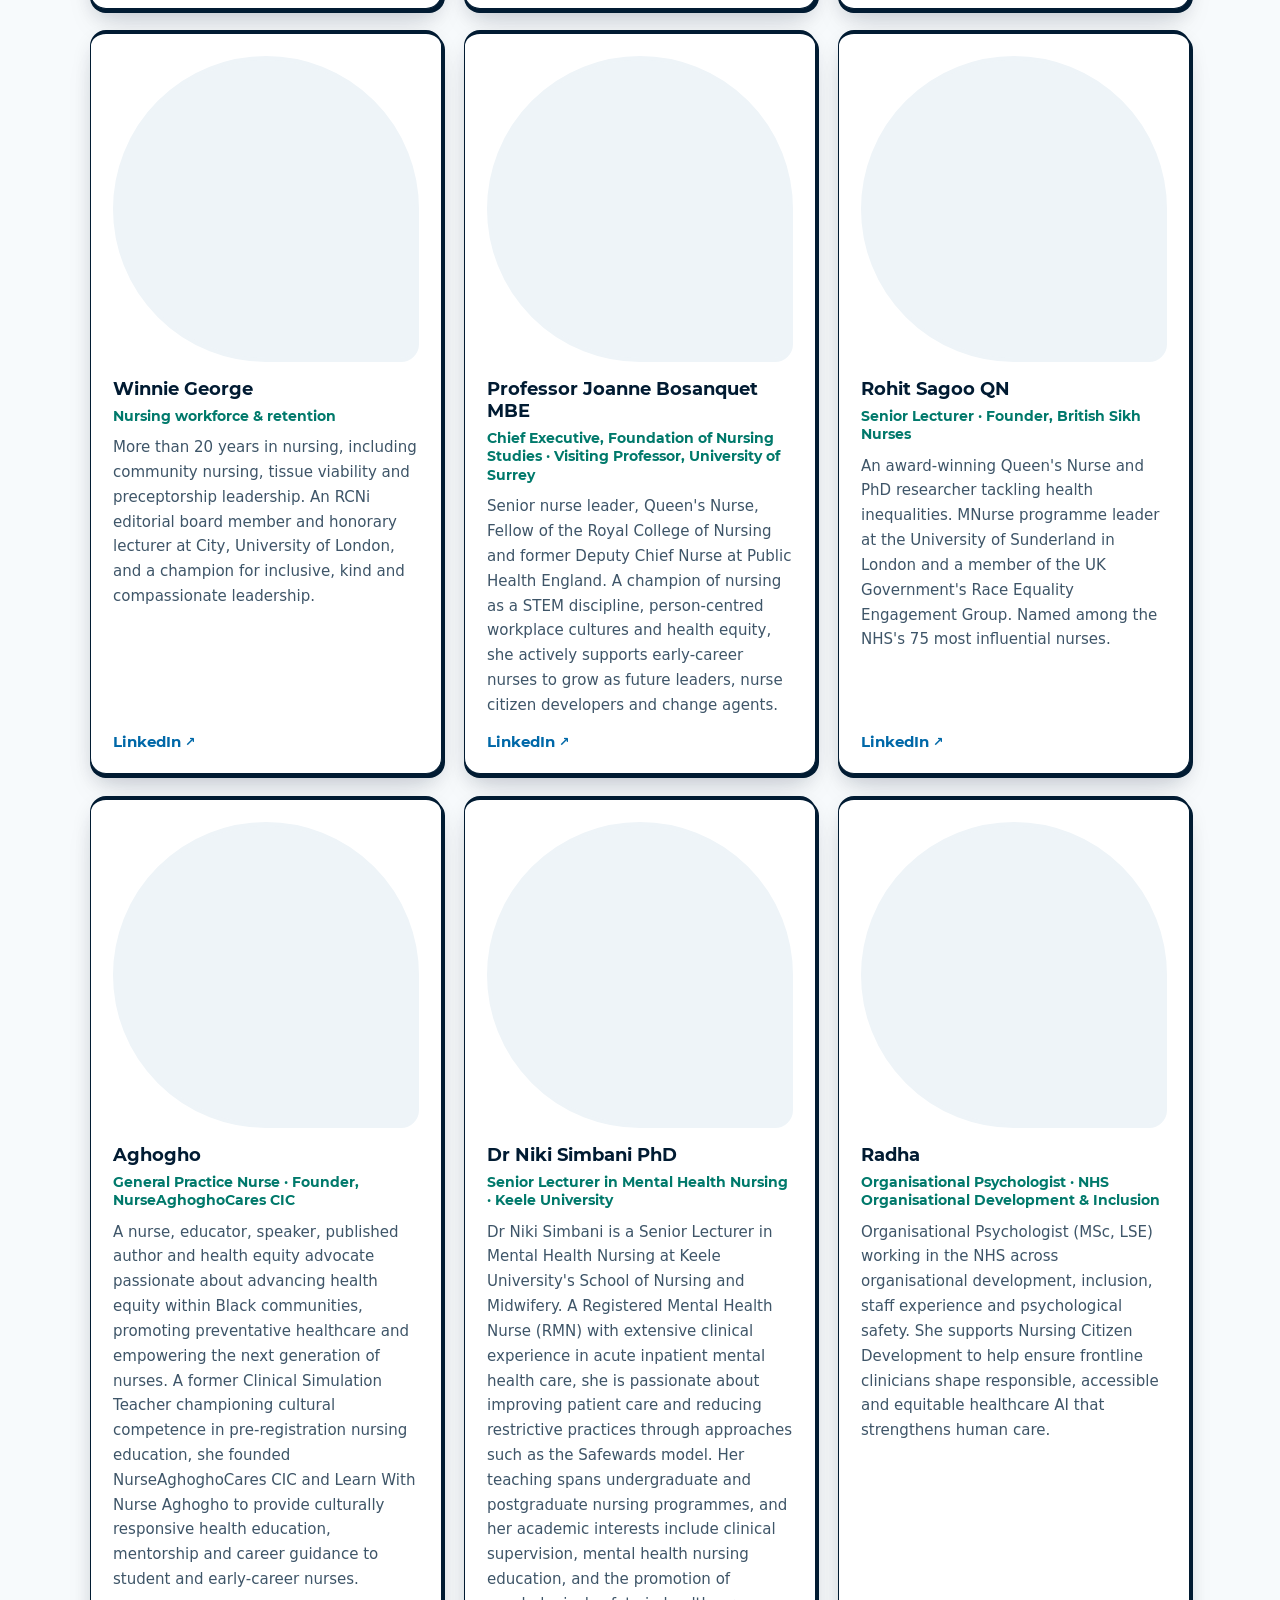
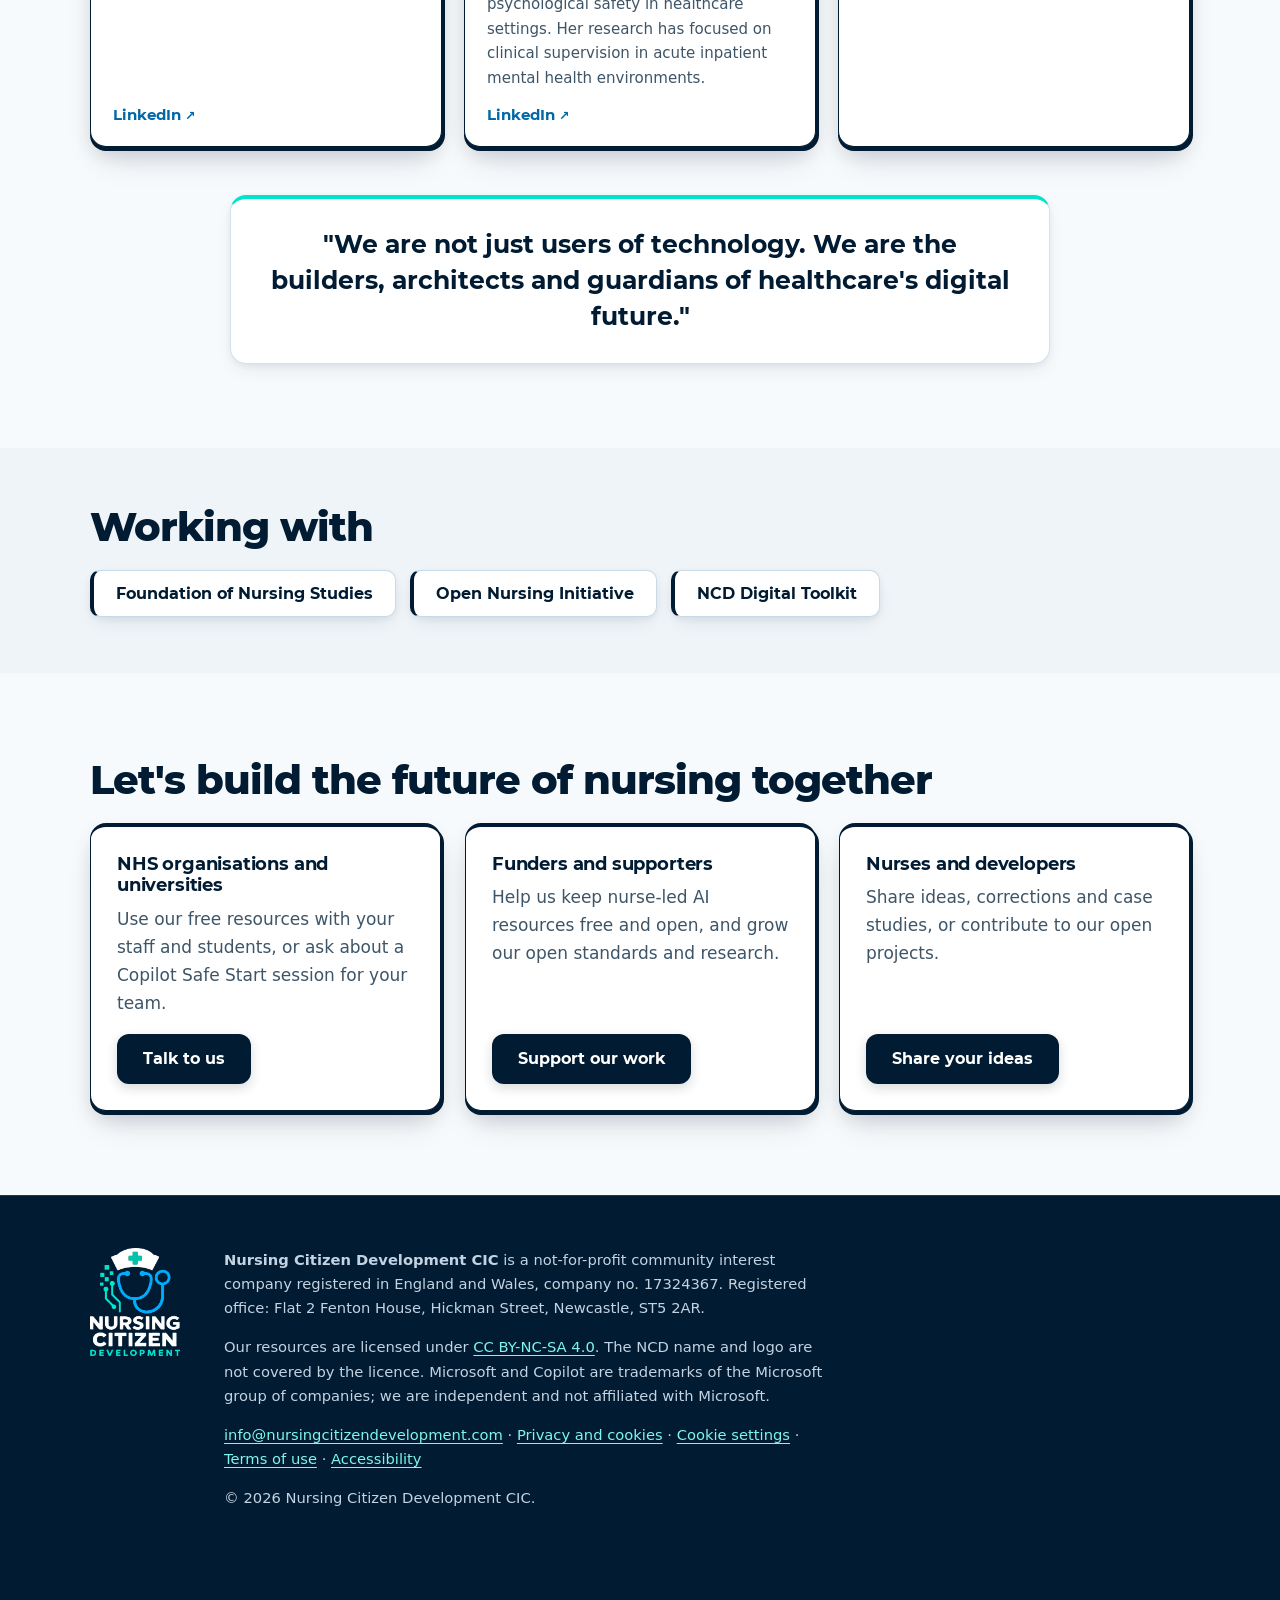
<file: about.html>
<!doctype html>
<html lang="en-GB"><head><meta charset="utf-8"><title>Nursing Citizen Development</title>
<meta name="robots" content="noindex"><link rel="canonical" href="https://nursingcitizendevelopment.com/index.html#team">
<meta http-equiv="refresh" content="0; url=index.html#team"></head>
<body><p>This page has moved. <a href="index.html#team">Continue to Nursing Citizen Development</a>.</p></body></html>
</file>
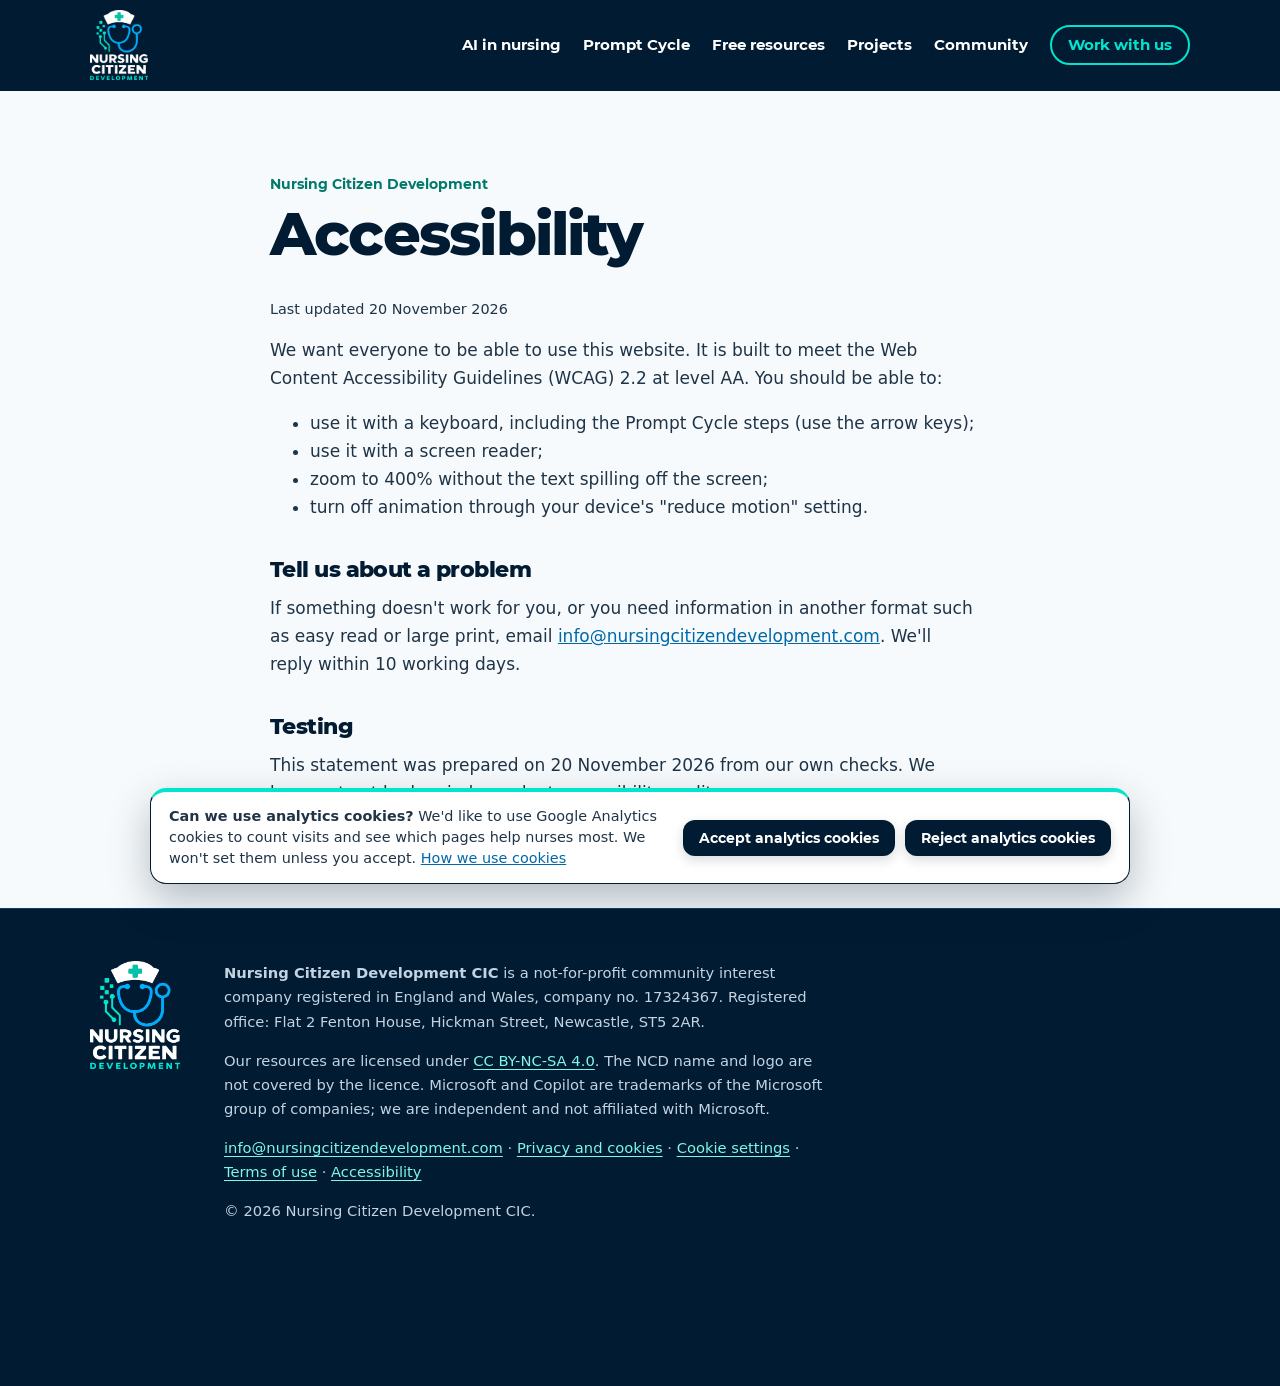
<file: accessibility.html>
<!doctype html>
<html lang="en-GB">
<head>
<meta charset="utf-8">
<meta name="viewport" content="width=device-width, initial-scale=1">
<title>Accessibility | Nursing Citizen Development</title>
<meta name="description" content="Accessibility statement for the Nursing Citizen Development website.">
<link rel="canonical" href="https://nursingcitizendevelopment.com/accessibility.html">
<meta property="og:type" content="website">
<meta property="og:title" content="Nursing Citizen Development: nurses shaping safe AI">
<meta property="og:description" content="A nurse-led, not-for-profit movement helping nurses understand, use and build AI safely. Free resources for every nurse.">
<meta property="og:url" content="https://nursingcitizendevelopment.com/">
<meta property="og:image" content="https://nursingcitizendevelopment.com/assets/og-image.jpg">
<meta name="twitter:card" content="summary_large_image">
<link rel="stylesheet" href="assets/site.css">
<script src="assets/site.js" defer></script>
<script src="assets/consent.js" defer></script>
</head>
<body>
<a class="skip" href="#main">Skip to content</a>

<header class="top" id="top">
  <div class="wrap">
    <a href="index.html" class="brand" aria-label="Nursing Citizen Development home"><img src="assets/ncd-logo-reversed.png" alt="Nursing Citizen Development"></a>
    <button class="menu" aria-expanded="false" aria-controls="nav">Menu</button>
    <nav id="nav" aria-label="Main">
      <a href="index.html#ai">AI in nursing</a>
      <a href="index.html#cycle">Prompt Cycle</a>
      <a href="index.html#free">Free resources</a>
      <a href="index.html#projects">Projects</a>
      <a href="index.html#team">Community</a>
      <a class="cta" href="index.html#partner">Work with us</a>
    </nav>
  </div>
</header>

<main id="main"><section><div class="wrap doc"> 
<p class="eyebrow">Nursing Citizen Development</p><h1>Accessibility</h1><p class="small">Last updated 20 November 2026</p>
<p>We want everyone to be able to use this website. It is built to meet the Web Content Accessibility Guidelines (WCAG) 2.2 at level AA. You should be able to:</p>
<ul><li>use it with a keyboard, including the Prompt Cycle steps (use the arrow keys);</li><li>use it with a screen reader;</li><li>zoom to 400% without the text spilling off the screen;</li><li>turn off animation through your device's "reduce motion" setting.</li></ul>
<h2>Tell us about a problem</h2><p>If something doesn't work for you, or you need information in another format such as easy read or large print, email <a href="mailto:info@nursingcitizendevelopment.com">info@nursingcitizendevelopment.com</a>. We'll reply within 10 working days.</p>
<h2>Testing</h2><p>This statement was prepared on 20 November 2026 from our own checks. We have not yet had an independent accessibility audit.</p></div></section></main>

<footer>
  <div class="wrap">
    <div class="foot">
      <img src="assets/ncd-logo-reversed.png" alt="" width="90">
      <div>
        <p><strong>Nursing Citizen Development CIC</strong> is a not-for-profit community interest company registered in England and Wales, company no. 17324367. Registered office: Flat 2 Fenton House, Hickman Street, Newcastle, ST5 2AR.</p>
        <p>Our resources are licensed under <a href="https://creativecommons.org/licenses/by-nc-sa/4.0/">CC BY-NC-SA 4.0</a>. The NCD name and logo are not covered by the licence. Microsoft and Copilot are trademarks of the Microsoft group of companies; we are independent and not affiliated with Microsoft.</p>
        <p><a href="mailto:info@nursingcitizendevelopment.com">info@nursingcitizendevelopment.com</a> · <a href="privacy.html">Privacy and cookies</a> · <a href="privacy.html#cookies" data-cookie-settings>Cookie settings</a> · <a href="terms.html">Terms of use</a> · <a href="accessibility.html">Accessibility</a></p>
        <p>© 2026 Nursing Citizen Development CIC.</p>
      </div>
    </div>
  </div>
</footer>
</body>
</html>
</file>
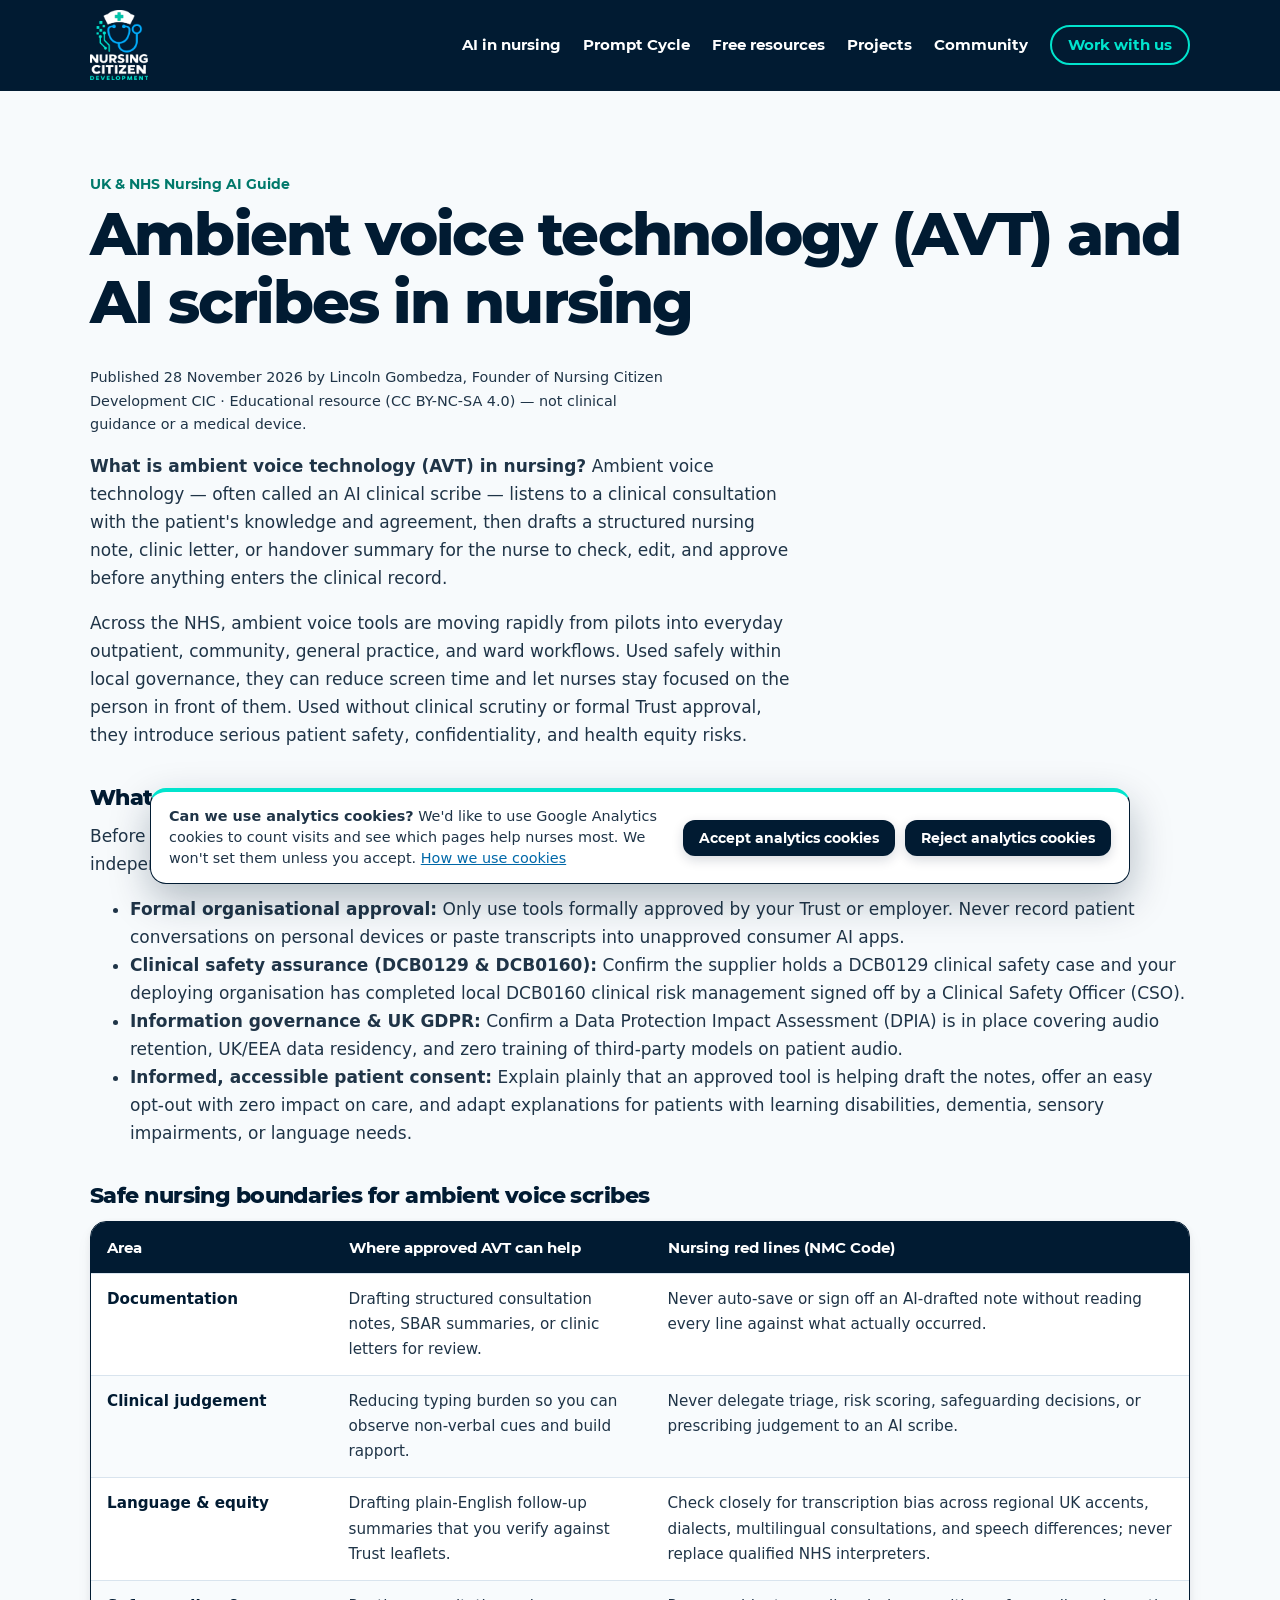
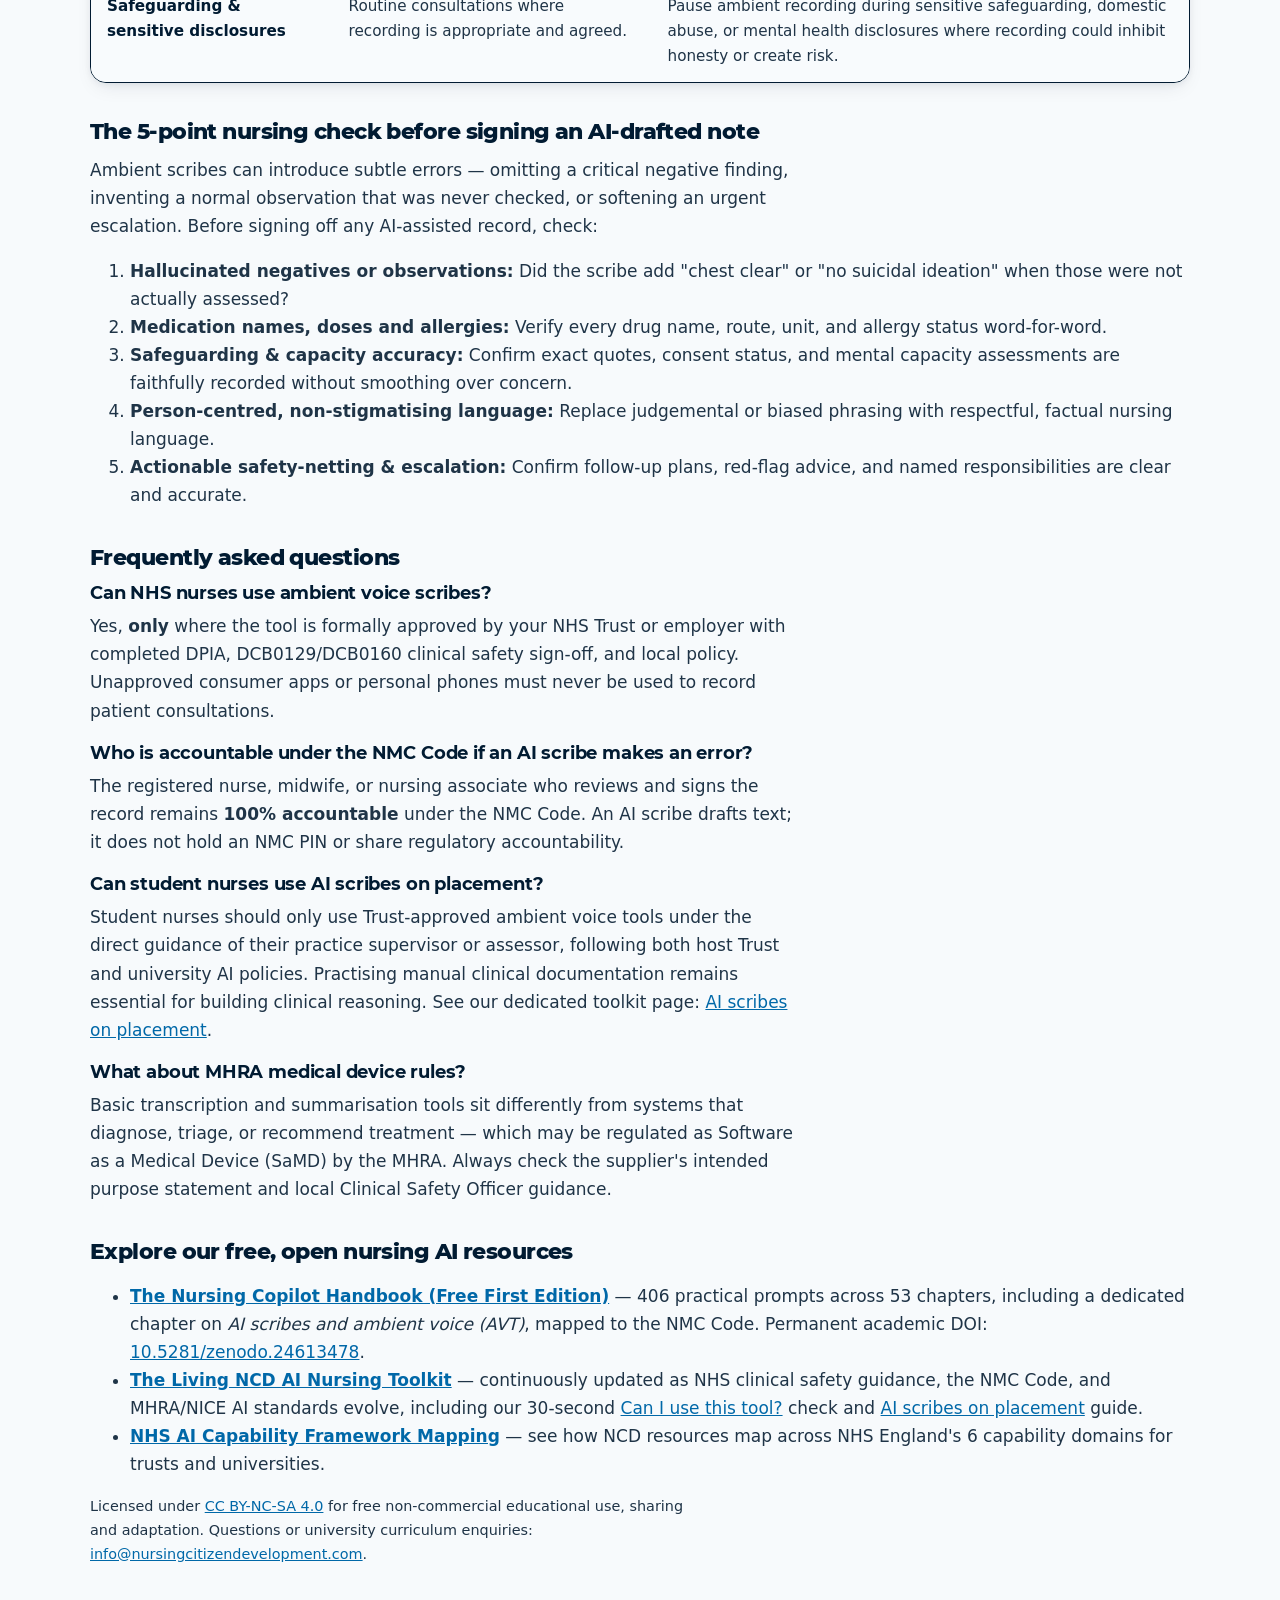
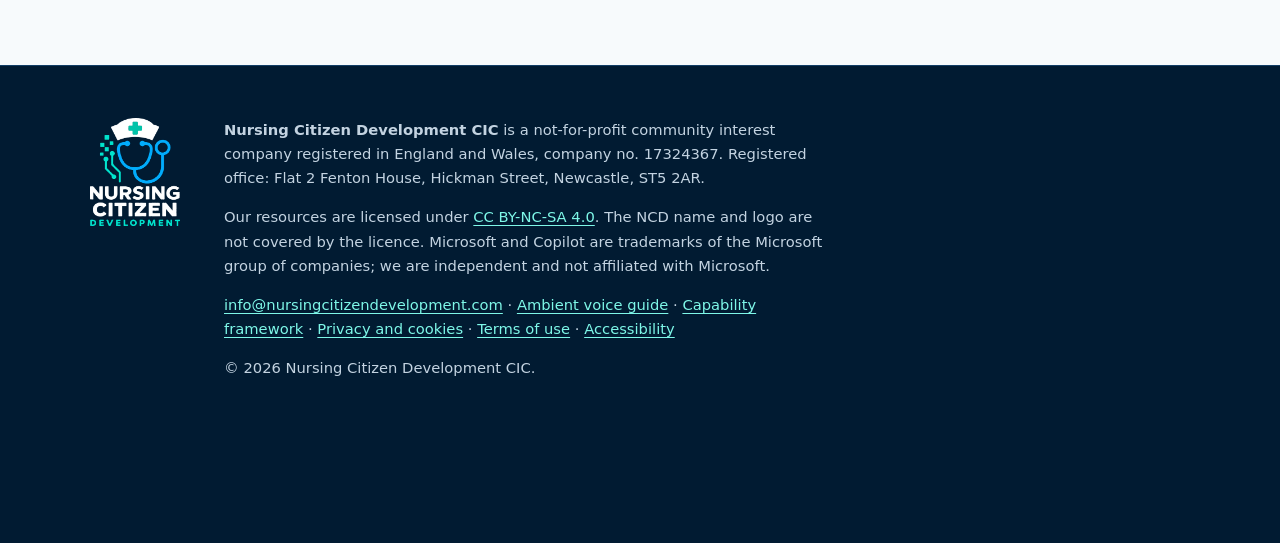
<file: ambient-voice-in-nursing.html>
<!doctype html>
<html lang="en-GB">
<head>
<meta charset="utf-8">
<meta name="viewport" content="width=device-width, initial-scale=1">
<title>Ambient Voice Technology (AVT) &amp; AI Scribes in Nursing: UK &amp; NHS Safe-Use Guide | Nursing Citizen Development</title>
<meta name="description" content="A practical UK &amp; NHS guide to ambient voice technology (AVT) and AI scribes in nursing: NMC Code accountability, patient consent, DCB0129/DCB0160 clinical safety, and how to verify AI-drafted nursing notes safely.">
<link rel="canonical" href="https://nursingcitizendevelopment.com/ambient-voice-in-nursing.html">
<meta property="og:type" content="article">
<meta property="og:title" content="Ambient Voice Technology (AVT) &amp; AI Scribes in Nursing: UK &amp; NHS Safe-Use Guide">
<meta property="og:description" content="How UK nurses, midwives, nursing associates and students can evaluate, verify and govern ambient voice scribes safely under the NMC Code and NHS clinical safety standards.">
<meta property="og:url" content="https://nursingcitizendevelopment.com/ambient-voice-in-nursing.html">
<meta property="og:image" content="https://nursingcitizendevelopment.com/assets/og-image.jpg">
<meta name="twitter:card" content="summary_large_image">
<link rel="stylesheet" href="assets/site.css">
<script src="assets/site.js" defer></script>
<script src="assets/consent.js" defer></script>
<script type="application/ld+json">
{
  "@context": "https://schema.org",
  "@graph": [
    {
      "@type": "Article",
      "@id": "https://nursingcitizendevelopment.com/ambient-voice-in-nursing.html#article",
      "headline": "Ambient Voice Technology (AVT) and AI Scribes in Nursing: A UK and NHS Safe-Use Guide",
      "description": "A practical, NMC-mapped UK nursing guide to ambient voice technology (AVT) and AI scribes across NHS and social care settings, covering consent, clinical safety (DCB0129/DCB0160), documentation verification, and placement boundaries.",
      "datePublished": "2026-11-28",
      "dateModified": "2026-11-28",
      "inLanguage": "en-GB",
      "mainEntityOfPage": "https://nursingcitizendevelopment.com/ambient-voice-in-nursing.html",
      "image": "https://nursingcitizendevelopment.com/assets/og-image.jpg",
      "author": {
        "@type": "Person",
        "name": "Lincoln Gombedza",
        "jobTitle": "Founder, Nursing Citizen Development CIC; Registered Learning Disability Nurse",
        "sameAs": [
          "https://www.linkedin.com/in/lincolngombedza/",
          "https://orcid.org/0009-0008-1555-1434"
        ]
      },
      "publisher": {
        "@type": "Organization",
        "name": "Nursing Citizen Development CIC",
        "url": "https://nursingcitizendevelopment.com/",
        "logo": {
          "@type": "ImageObject",
          "url": "https://nursingcitizendevelopment.com/assets/ncd-logo-positive.png"
        }
      },
      "keywords": [
        "ambient voice in nursing",
        "ambient voice technology NHS",
        "AI scribes in nursing UK",
        "NMC Code AI documentation",
        "DCB0129 DCB0160 AI nursing",
        "clinical safety ambient voice"
      ]
    },
    {
      "@type": "FAQPage",
      "@id": "https://nursingcitizendevelopment.com/ambient-voice-in-nursing.html#faq",
      "mainEntity": [
        {
          "@type": "Question",
          "name": "What is ambient voice technology (AVT) in nursing?",
          "acceptedAnswer": {
            "@type": "Answer",
            "text": "Ambient voice technology (AVT), often called an AI clinical scribe, listens to a consultation or clinical conversation with consent and drafts a structured clinical note, letter, or handover summary for the nurse to review, edit, and approve before it enters the patient record."
          }
        },
        {
          "@type": "Question",
          "name": "Can NHS nurses use ambient voice scribes or AI note-takers?",
          "acceptedAnswer": {
            "@type": "Answer",
            "text": "NHS nurses may only use ambient voice technology that has been formally approved by their NHS Trust or organisation, with a completed Data Protection Impact Assessment (DPIA), DCB0129/DCB0160 clinical safety assurance, and local information governance sign-off. Never use unapproved consumer AI apps or personal phones to record patient consultations."
          }
        },
        {
          "@type": "Question",
          "name": "Who is accountable under the NMC Code if an AI scribe makes a mistake?",
          "acceptedAnswer": {
            "@type": "Answer",
            "text": "Under the NMC Code, the registered nurse, midwife, or nursing associate who reviews and signs off the clinical record remains 100% professionally accountable for its accuracy, completeness, and safety. An AI scribe drafts text; it does not hold an NMC PIN or replace clinical judgement."
          }
        },
        {
          "@type": "Question",
          "name": "Do patients need to give consent before a nurse uses ambient voice technology?",
          "acceptedAnswer": {
            "@type": "Answer",
            "text": "Yes. Transparent, informed patient agreement is essential before switching on any approved ambient voice tool. Patients must be told clearly that an approved AI tool is assisting with documentation, know they can decline without any impact on their care, and have accessible communication support where needed."
          }
        },
        {
          "@type": "Question",
          "name": "Can student nurses use AI scribes on clinical placement?",
          "acceptedAnswer": {
            "@type": "Answer",
            "text": "Student nurses should only interact with Trust-approved ambient voice tools under the supervision of their practice supervisor or practice assessor, in line with both the host NHS Trust policy and their university's AI guidance. Writing notes independently remains vital for developing clinical reasoning and documentation skills."
          }
        }
      ]
    },
    {
      "@type": "BreadcrumbList",
      "itemListElement": [
        { "@type": "ListItem", "position": 1, "name": "Home", "item": "https://nursingcitizendevelopment.com/" },
        { "@type": "ListItem", "position": 2, "name": "Ambient Voice Technology in Nursing", "item": "https://nursingcitizendevelopment.com/ambient-voice-in-nursing.html" }
      ]
    }
  ]
}
</script>
</head>
<body>
<a class="skip" href="#main">Skip to content</a>

<header class="top" id="top">
  <div class="wrap">
    <a href="index.html" class="brand" aria-label="Nursing Citizen Development home"><img src="assets/ncd-logo-reversed.png" alt="Nursing Citizen Development"></a>
    <button class="menu" aria-expanded="false" aria-controls="nav">Menu</button>
    <nav id="nav" aria-label="Main">
      <a href="index.html#ai">AI in nursing</a>
      <a href="index.html#cycle">Prompt Cycle</a>
      <a href="index.html#free">Free resources</a>
      <a href="index.html#projects">Projects</a>
      <a href="index.html#team">Community</a>
      <a class="cta" href="index.html#partner">Work with us</a>
    </nav>
  </div>
</header>

<main id="main"><section><div class="wrap doc wide">
<p class="eyebrow">UK &amp; NHS Nursing AI Guide</p>
<h1>Ambient voice technology (AVT) and AI scribes in nursing</h1>
<p class="small">Published 28 November 2026 by Lincoln Gombedza, Founder of Nursing Citizen Development CIC · Educational resource (CC BY-NC-SA 4.0) — not clinical guidance or a medical device.</p>

<p><strong>What is ambient voice technology (AVT) in nursing?</strong> Ambient voice technology — often called an AI clinical scribe — listens to a clinical consultation with the patient's knowledge and agreement, then drafts a structured nursing note, clinic letter, or handover summary for the nurse to check, edit, and approve before anything enters the clinical record.</p>

<p>Across the NHS, ambient voice tools are moving rapidly from pilots into everyday outpatient, community, general practice, and ward workflows. Used safely within local governance, they can reduce screen time and let nurses stay focused on the person in front of them. Used without clinical scrutiny or formal Trust approval, they introduce serious patient safety, confidentiality, and health equity risks.</p>

<h2>What nurses must check before using any ambient voice tool</h2>
<p>Before switching on any AI scribe in an NHS Trust, GP practice, care home, or independent provider, confirm four governance foundations:</p>
<ul>
  <li><strong>Formal organisational approval:</strong> Only use tools formally approved by your Trust or employer. Never record patient conversations on personal devices or paste transcripts into unapproved consumer AI apps.</li>
  <li><strong>Clinical safety assurance (DCB0129 &amp; DCB0160):</strong> Confirm the supplier holds a DCB0129 clinical safety case and your deploying organisation has completed local DCB0160 clinical risk management signed off by a Clinical Safety Officer (CSO).</li>
  <li><strong>Information governance &amp; UK GDPR:</strong> Confirm a Data Protection Impact Assessment (DPIA) is in place covering audio retention, UK/EEA data residency, and zero training of third-party models on patient audio.</li>
  <li><strong>Informed, accessible patient consent:</strong> Explain plainly that an approved tool is helping draft the notes, offer an easy opt-out with zero impact on care, and adapt explanations for patients with learning disabilities, dementia, sensory impairments, or language needs.</li>
</ul>

<h2 class="table-heading">Safe nursing boundaries for ambient voice scribes</h2>
<div class="tablewrap">
<table class="map">
  <thead>
    <tr>
      <th scope="col">Area</th>
      <th scope="col">Where approved AVT can help</th>
      <th scope="col">Nursing red lines (NMC Code)</th>
    </tr>
  </thead>
  <tbody>
    <tr>
      <th scope="row">Documentation</th>
      <td data-label="Where approved AVT can help">Drafting structured consultation notes, SBAR summaries, or clinic letters for review.</td>
      <td data-label="Nursing red lines (NMC Code)">Never auto-save or sign off an AI-drafted note without reading every line against what actually occurred.</td>
    </tr>
    <tr>
      <th scope="row">Clinical judgement</th>
      <td data-label="Where approved AVT can help">Reducing typing burden so you can observe non-verbal cues and build rapport.</td>
      <td data-label="Nursing red lines (NMC Code)">Never delegate triage, risk scoring, safeguarding decisions, or prescribing judgement to an AI scribe.</td>
    </tr>
    <tr>
      <th scope="row">Language &amp; equity</th>
      <td data-label="Where approved AVT can help">Drafting plain-English follow-up summaries that you verify against Trust leaflets.</td>
      <td data-label="Nursing red lines (NMC Code)">Check closely for transcription bias across regional UK accents, dialects, multilingual consultations, and speech differences; never replace qualified NHS interpreters.</td>
    </tr>
    <tr>
      <th scope="row">Safeguarding &amp; sensitive disclosures</th>
      <td data-label="Where approved AVT can help">Routine consultations where recording is appropriate and agreed.</td>
      <td data-label="Nursing red lines (NMC Code)">Pause ambient recording during sensitive safeguarding, domestic abuse, or mental health disclosures where recording could inhibit honesty or create risk.</td>
    </tr>
  </tbody>
</table>
</div>

<h2>The 5-point nursing check before signing an AI-drafted note</h2>
<p>Ambient scribes can introduce subtle errors — omitting a critical negative finding, inventing a normal observation that was never checked, or softening an urgent escalation. Before signing off any AI-assisted record, check:</p>
<ol>
  <li><strong>Hallucinated negatives or observations:</strong> Did the scribe add "chest clear" or "no suicidal ideation" when those were not actually assessed?</li>
  <li><strong>Medication names, doses and allergies:</strong> Verify every drug name, route, unit, and allergy status word-for-word.</li>
  <li><strong>Safeguarding &amp; capacity accuracy:</strong> Confirm exact quotes, consent status, and mental capacity assessments are faithfully recorded without smoothing over concern.</li>
  <li><strong>Person-centred, non-stigmatising language:</strong> Replace judgemental or biased phrasing with respectful, factual nursing language.</li>
  <li><strong>Actionable safety-netting &amp; escalation:</strong> Confirm follow-up plans, red-flag advice, and named responsibilities are clear and accurate.</li>
</ol>

<h2>Frequently asked questions</h2>
<h3>Can NHS nurses use ambient voice scribes?</h3>
<p>Yes, <strong>only</strong> where the tool is formally approved by your NHS Trust or employer with completed DPIA, DCB0129/DCB0160 clinical safety sign-off, and local policy. Unapproved consumer apps or personal phones must never be used to record patient consultations.</p>

<h3>Who is accountable under the NMC Code if an AI scribe makes an error?</h3>
<p>The registered nurse, midwife, or nursing associate who reviews and signs the record remains <strong>100% accountable</strong> under the NMC Code. An AI scribe drafts text; it does not hold an NMC PIN or share regulatory accountability.</p>

<h3>Can student nurses use AI scribes on placement?</h3>
<p>Student nurses should only use Trust-approved ambient voice tools under the direct guidance of their practice supervisor or assessor, following both host Trust and university AI policies. Practising manual clinical documentation remains essential for building clinical reasoning. See our dedicated toolkit page: <a href="https://practicedev.cloud/docs/responsible-use/ai-scribes-on-placement">AI scribes on placement</a>.</p>

<h3>What about MHRA medical device rules?</h3>
<p>Basic transcription and summarisation tools sit differently from systems that diagnose, triage, or recommend treatment — which may be regulated as Software as a Medical Device (SaMD) by the MHRA. Always check the supplier's intended purpose statement and local Clinical Safety Officer guidance.</p>

<h2>Explore our free, open nursing AI resources</h2>
<ul>
  <li><strong><a href="https://handbook.nursingcitizendevelopment.com/">The Nursing Copilot Handbook (Free First Edition)</a></strong> — 406 practical prompts across 53 chapters, including a dedicated chapter on <em>AI scribes and ambient voice (AVT)</em>, mapped to the NMC Code. Permanent academic DOI: <a href="https://doi.org/10.5281/zenodo.24613478">10.5281/zenodo.24613478</a>.</li>
  <li><strong><a href="https://practicedev.cloud/">The Living NCD AI Nursing Toolkit</a></strong> — continuously updated as NHS clinical safety guidance, the NMC Code, and MHRA/NICE AI standards evolve, including our 30-second <a href="https://practicedev.cloud/docs/tools/can-i-use-this">Can I use this tool?</a> check and <a href="https://practicedev.cloud/docs/responsible-use/ai-scribes-on-placement">AI scribes on placement</a> guide.</li>
  <li><strong><a href="capability-framework.html">NHS AI Capability Framework Mapping</a></strong> — see how NCD resources map across NHS England's 6 capability domains for trusts and universities.</li>
</ul>

<p class="small">Licensed under <a href="https://creativecommons.org/licenses/by-nc-sa/4.0/">CC BY-NC-SA 4.0</a> for free non-commercial educational use, sharing and adaptation. Questions or university curriculum enquiries: <a href="mailto:info@nursingcitizendevelopment.com">info@nursingcitizendevelopment.com</a>.</p>
</div></section></main>

<footer>
  <div class="wrap">
    <div class="foot">
      <img src="assets/ncd-logo-reversed.png" alt="" width="90">
      <div>
        <p><strong>Nursing Citizen Development CIC</strong> is a not-for-profit community interest company registered in England and Wales, company no. 17324367. Registered office: Flat 2 Fenton House, Hickman Street, Newcastle, ST5 2AR.</p>
        <p>Our resources are licensed under <a href="https://creativecommons.org/licenses/by-nc-sa/4.0/">CC BY-NC-SA 4.0</a>. The NCD name and logo are not covered by the licence. Microsoft and Copilot are trademarks of the Microsoft group of companies; we are independent and not affiliated with Microsoft.</p>
        <p><a href="mailto:info@nursingcitizendevelopment.com">info@nursingcitizendevelopment.com</a> · <a href="ambient-voice-in-nursing.html">Ambient voice guide</a> · <a href="capability-framework.html">Capability framework</a> · <a href="privacy.html">Privacy and cookies</a> · <a href="terms.html">Terms of use</a> · <a href="accessibility.html">Accessibility</a></p>
        <p>© 2026 Nursing Citizen Development CIC.</p>
      </div>
    </div>
  </div>
</footer>
</body>
</html>
</file>
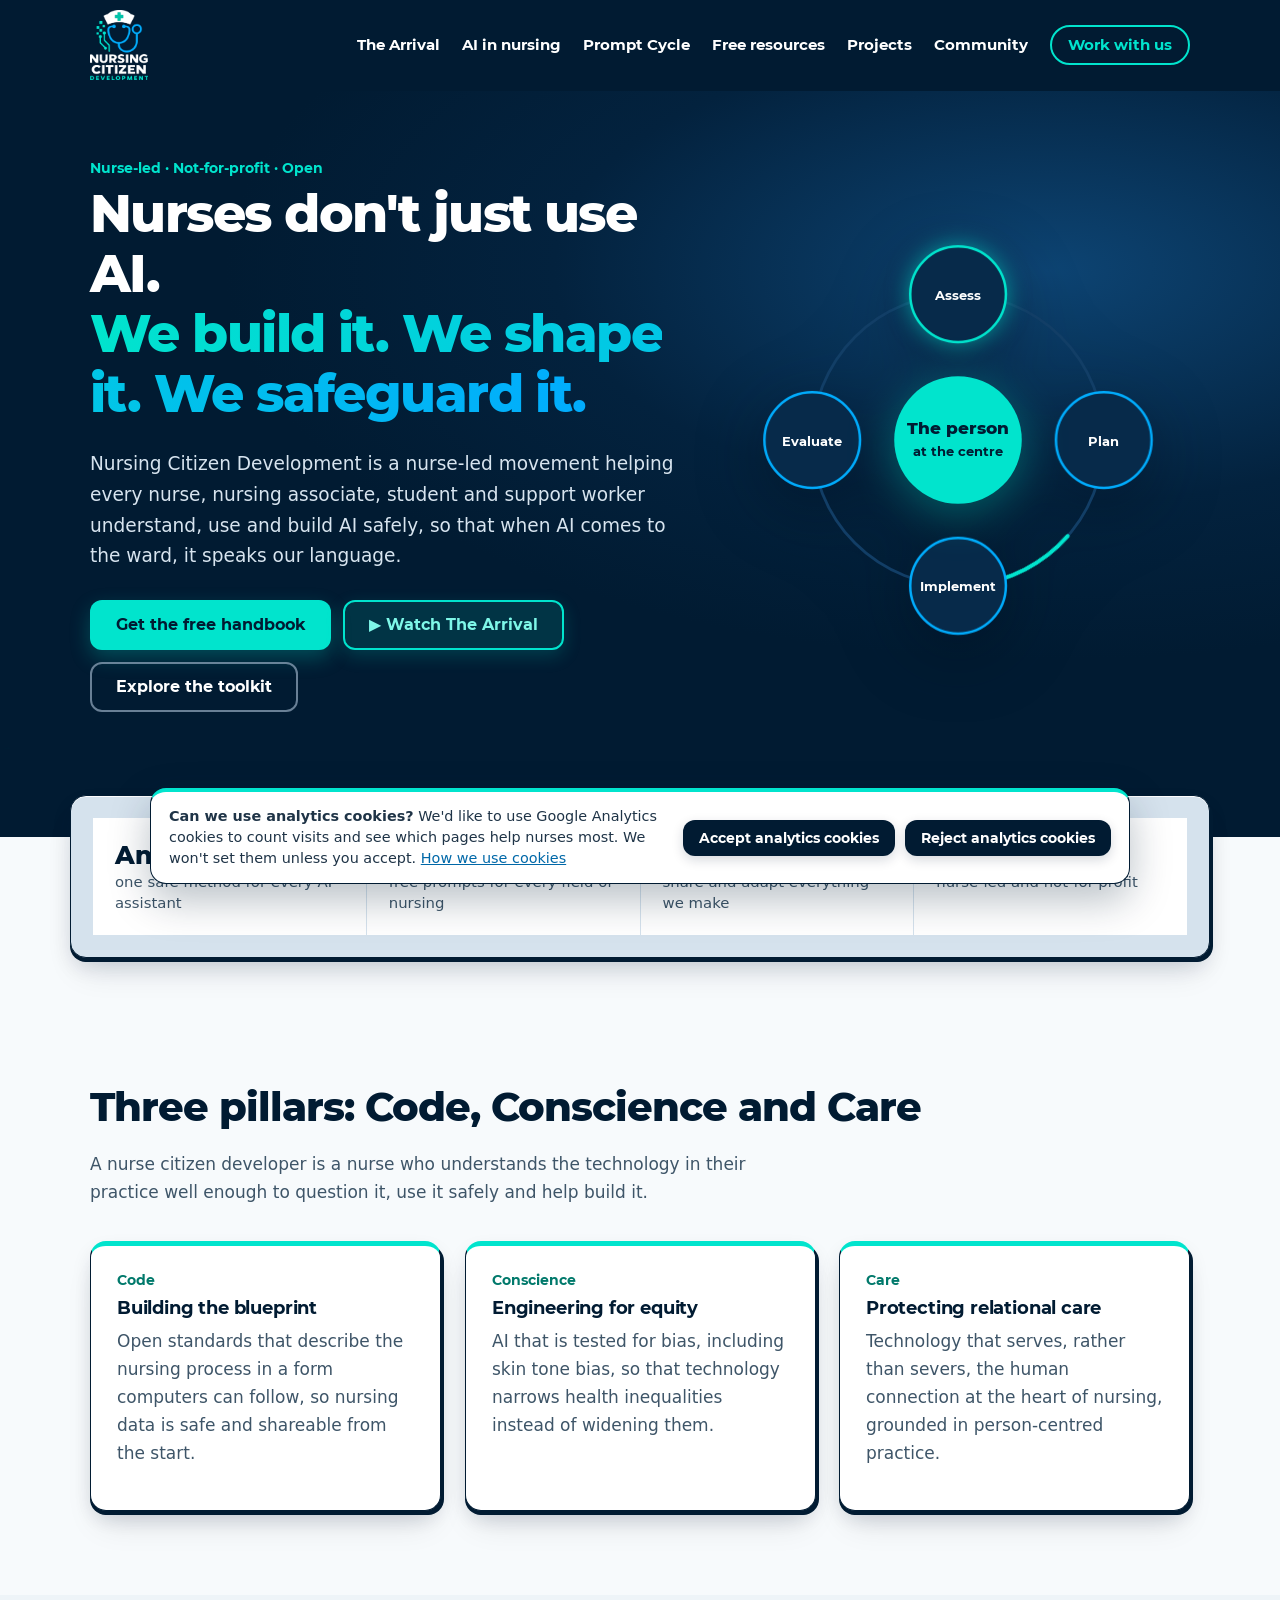
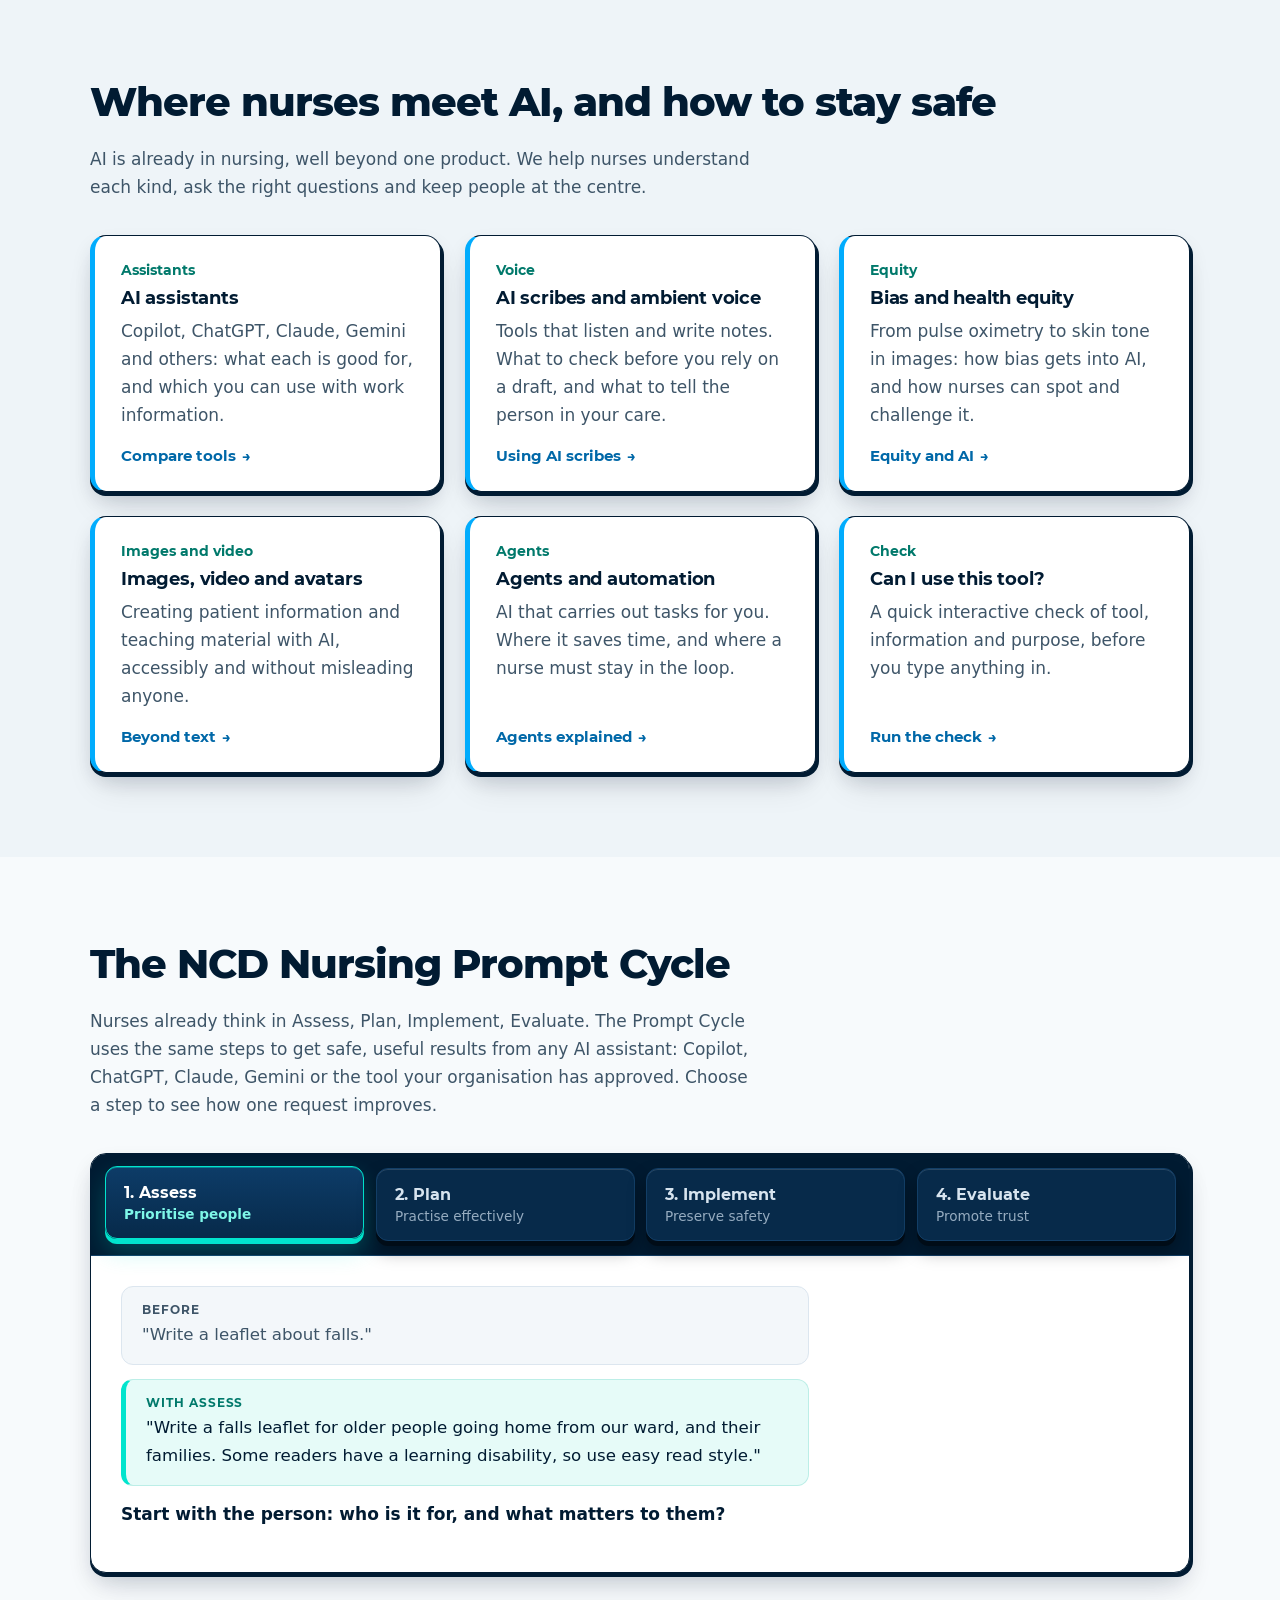
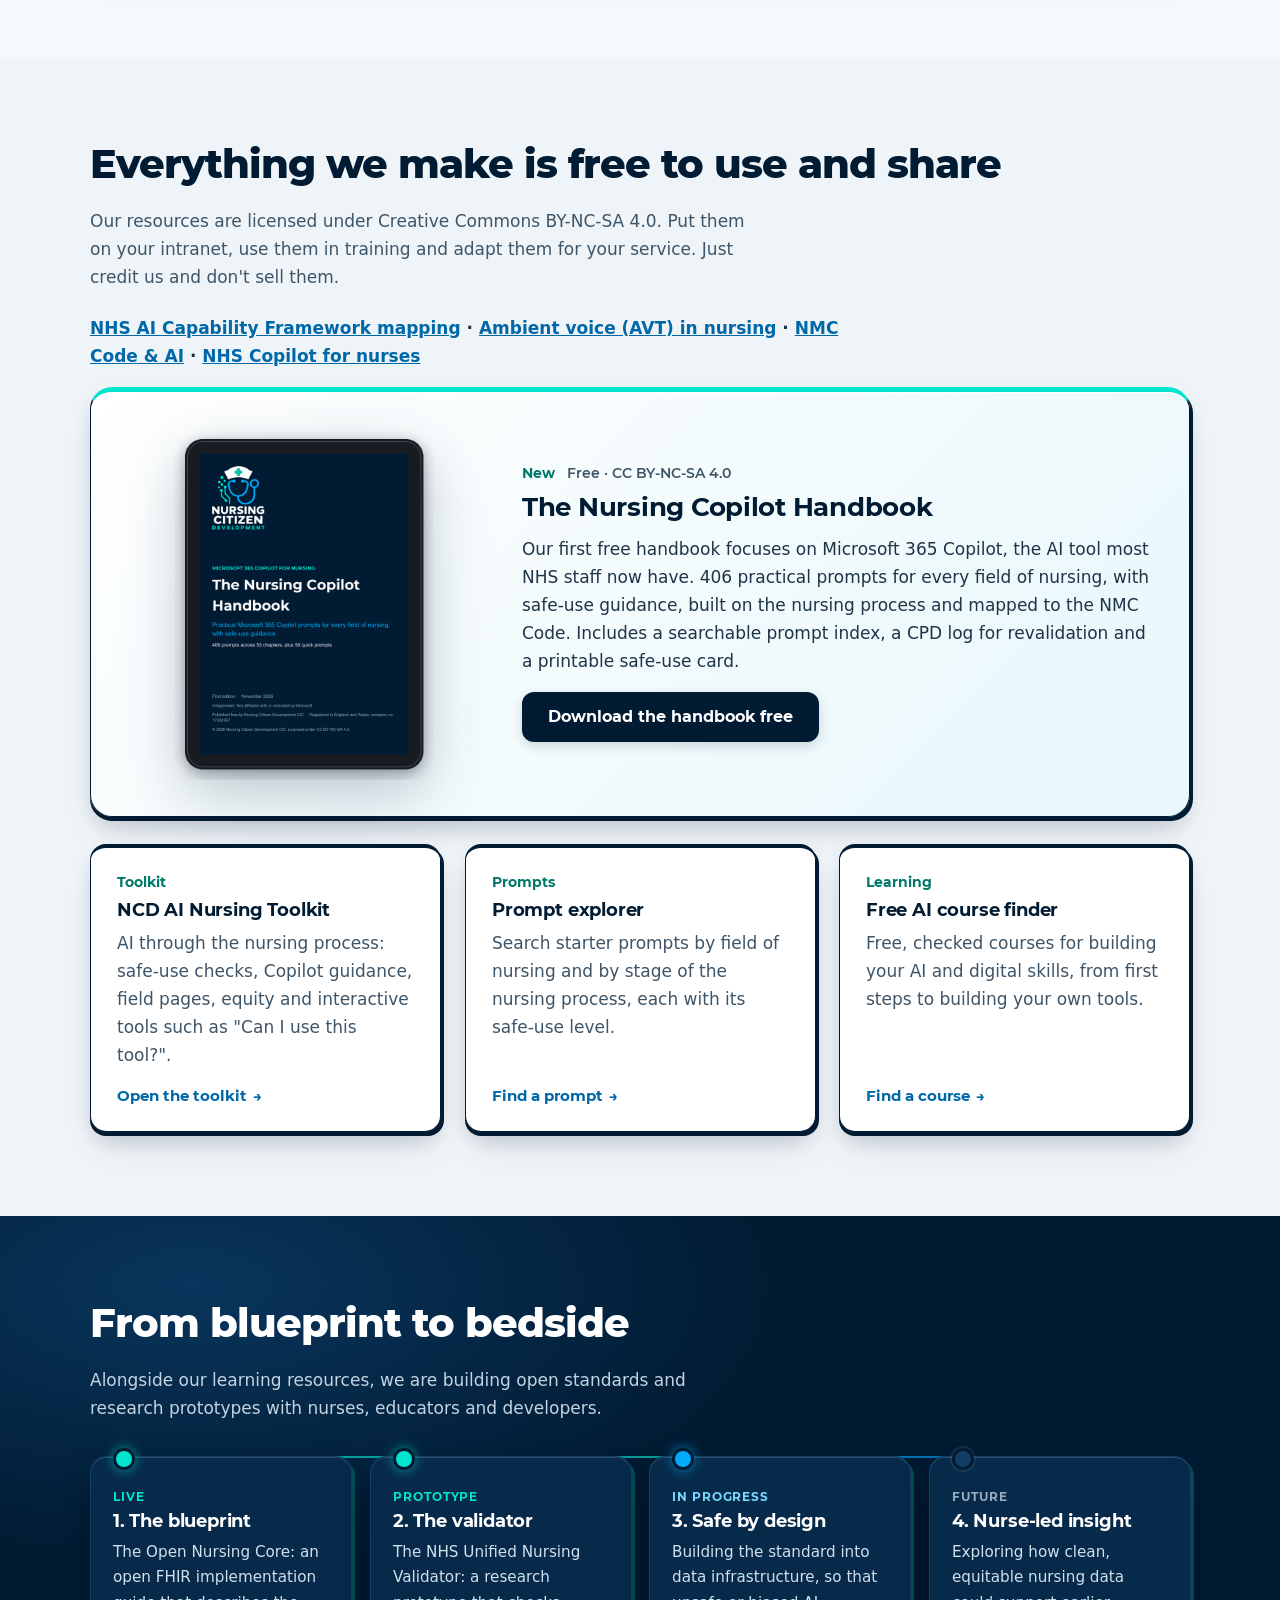
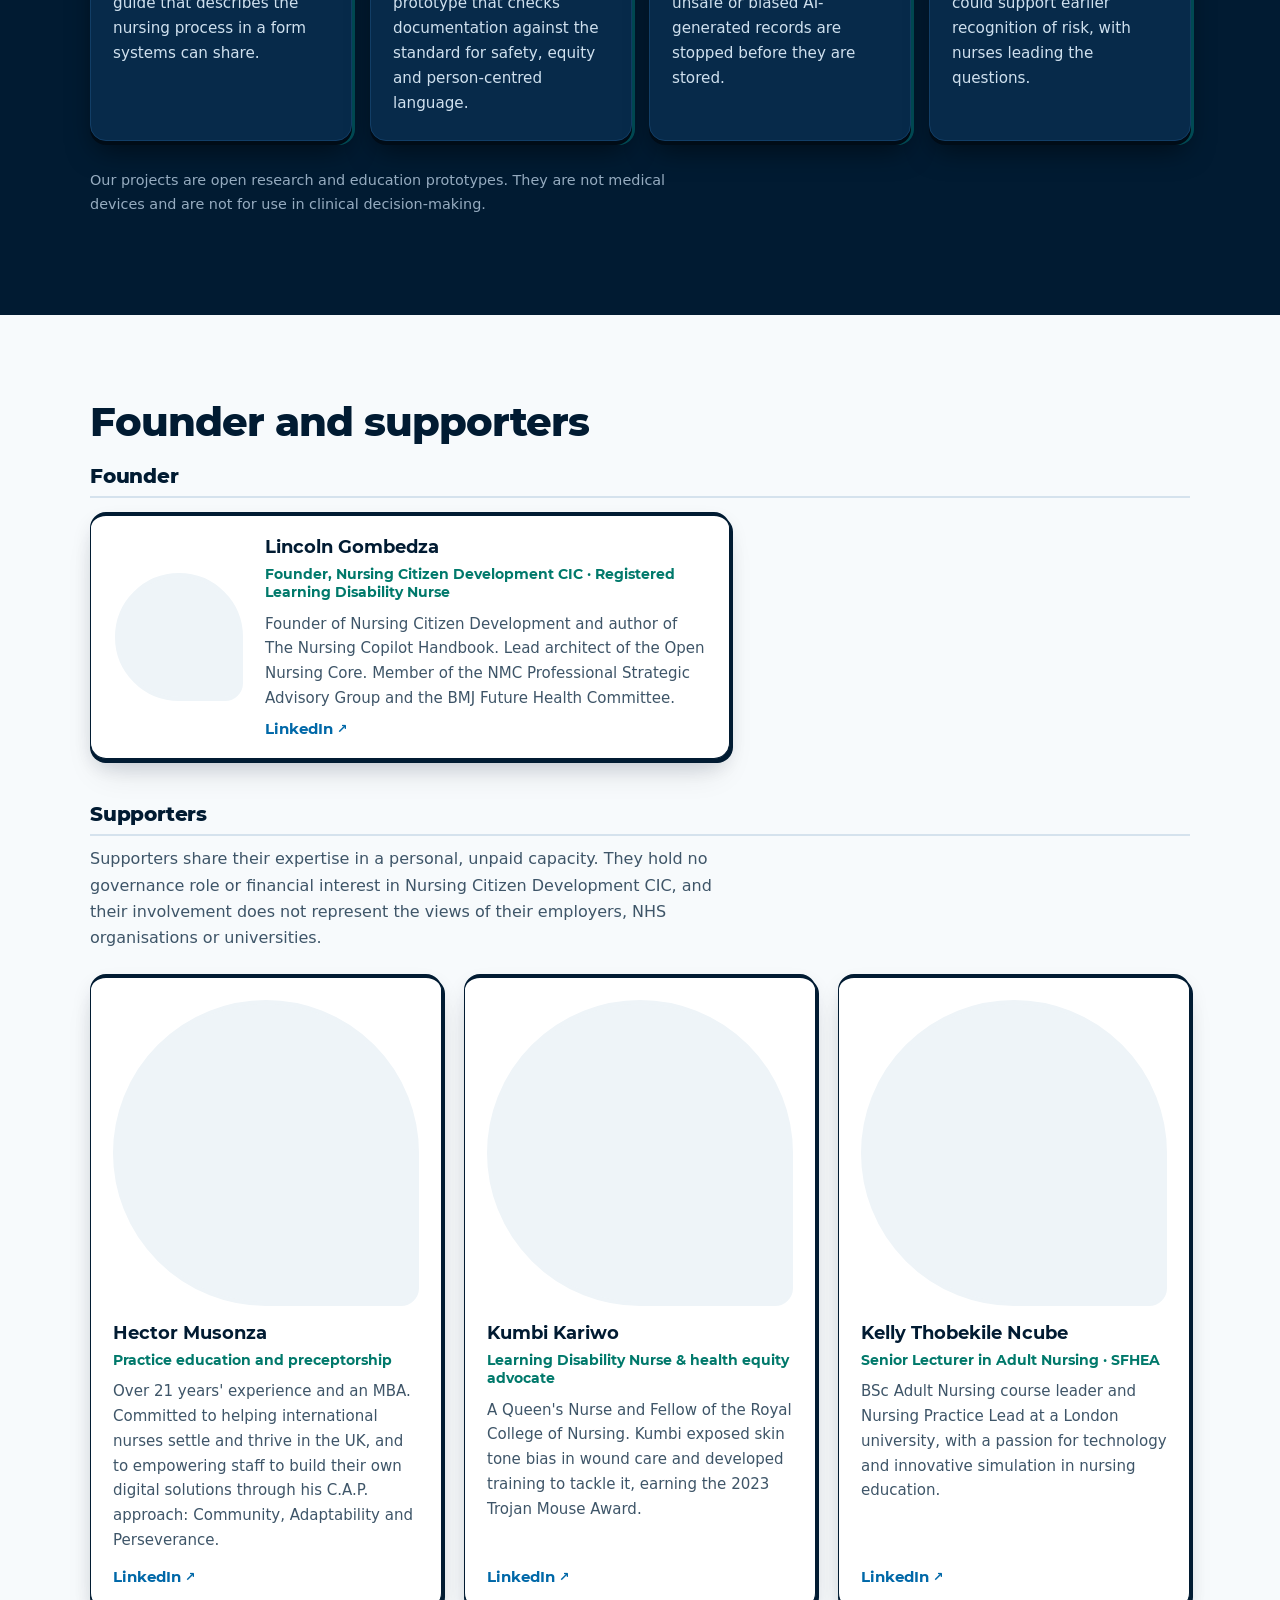
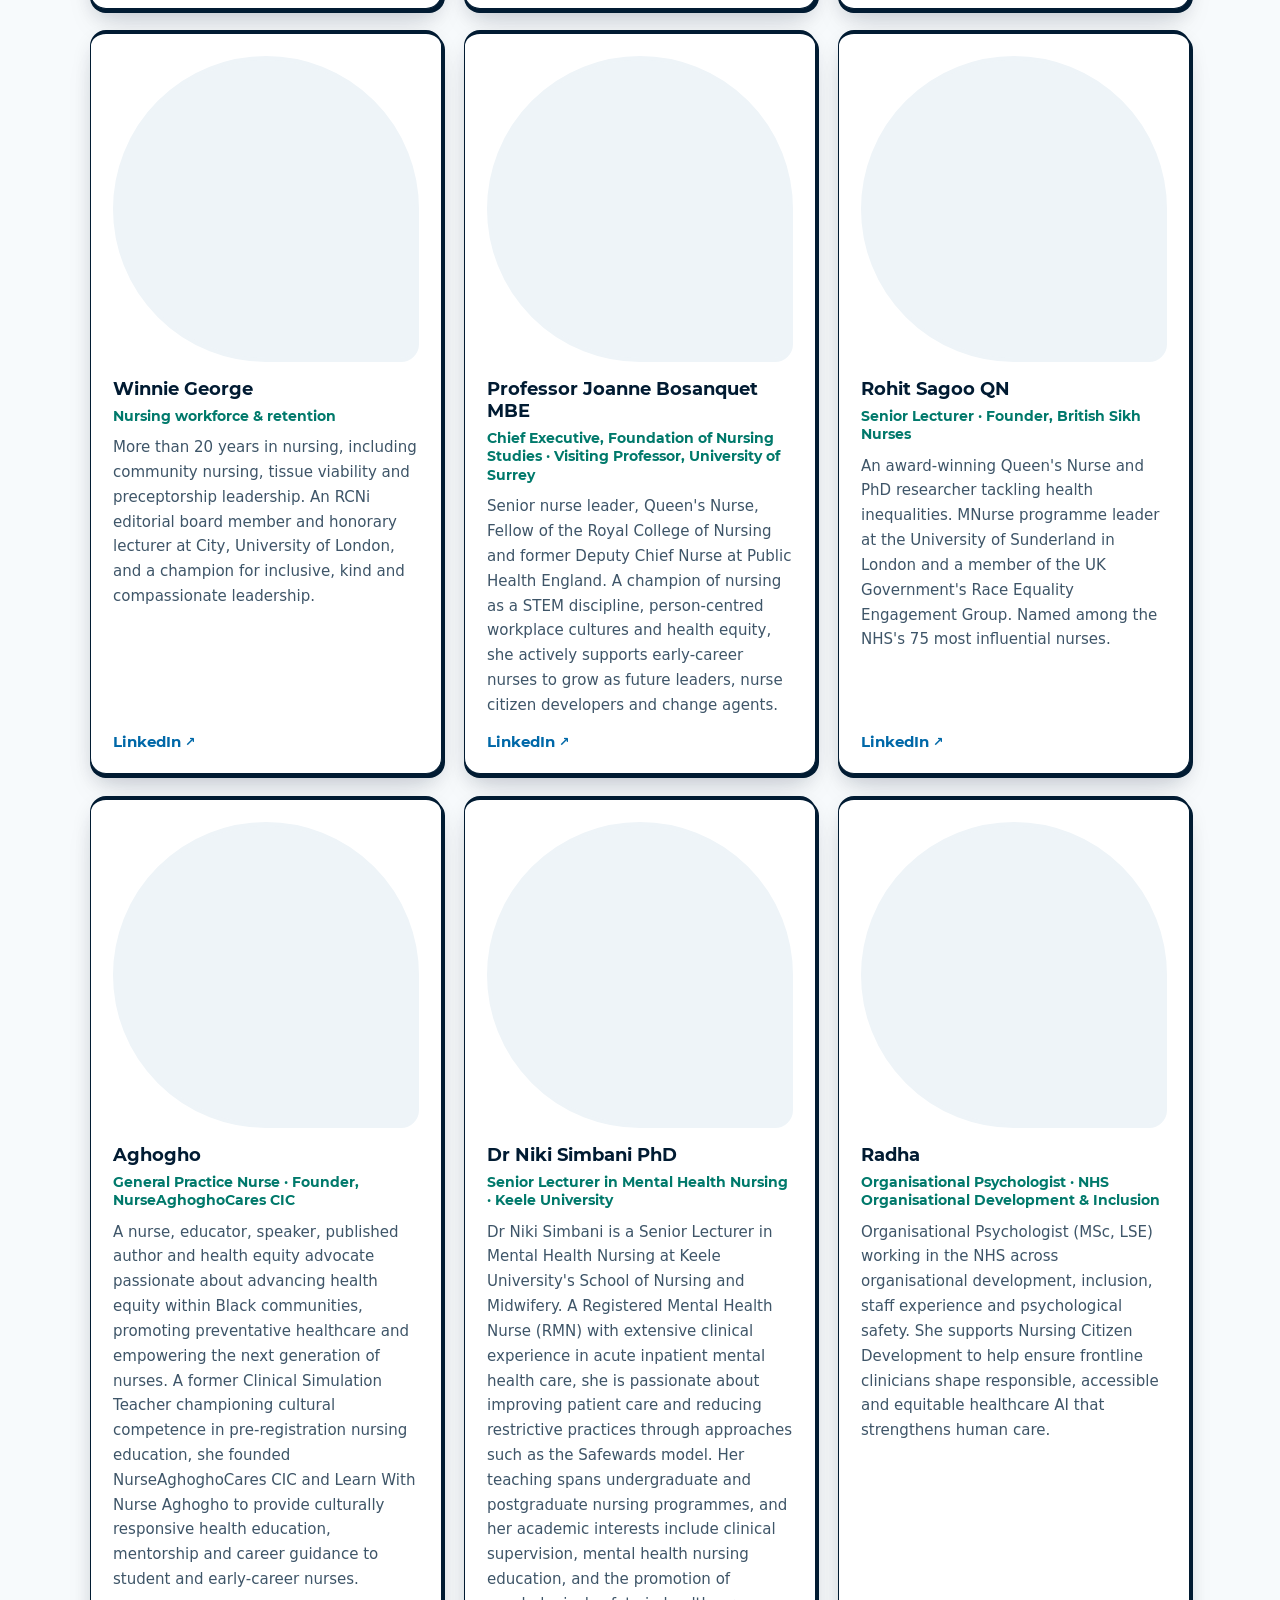
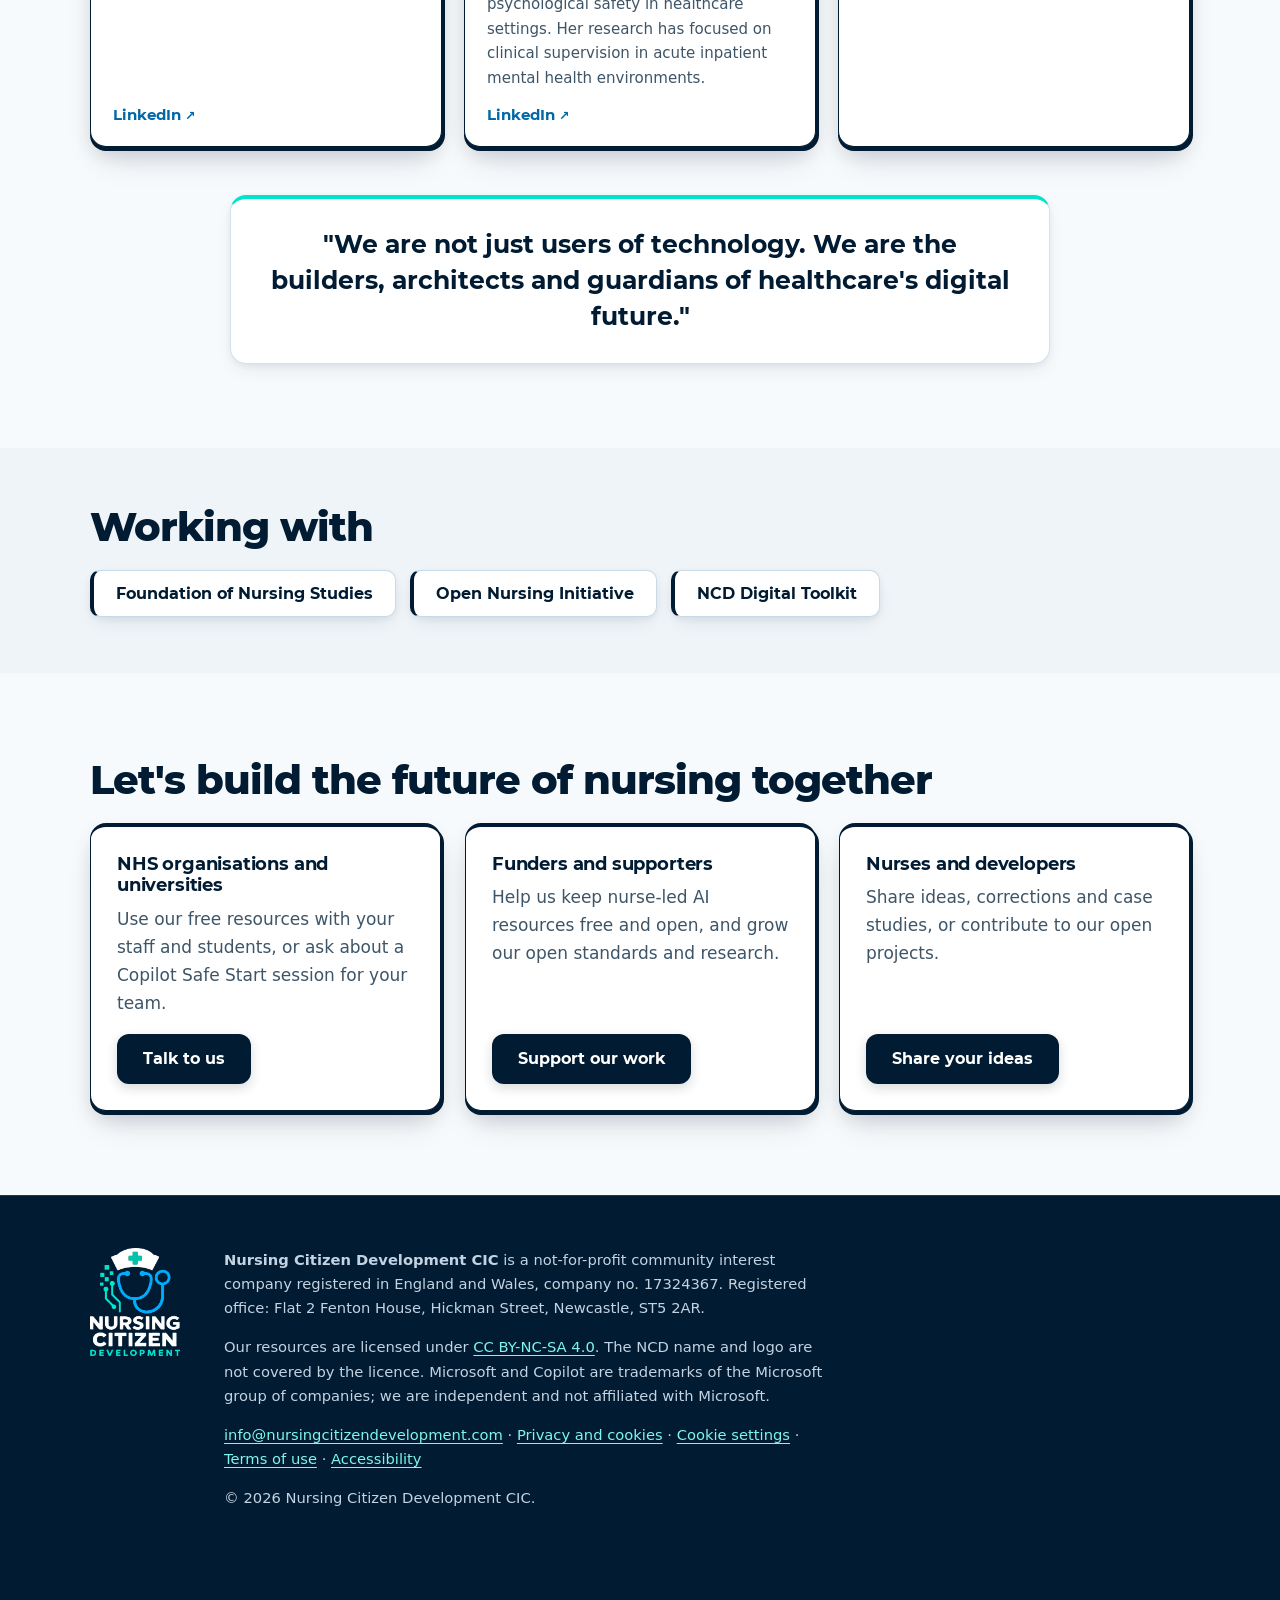
<file: blog.html>
<!doctype html>
<html lang="en-GB"><head><meta charset="utf-8"><title>Nursing Citizen Development</title>
<meta name="robots" content="noindex"><link rel="canonical" href="https://nursingcitizendevelopment.com/index.html">
<meta http-equiv="refresh" content="0; url=index.html"></head>
<body><p>This page has moved. <a href="index.html">Continue to Nursing Citizen Development</a>.</p></body></html>
</file>
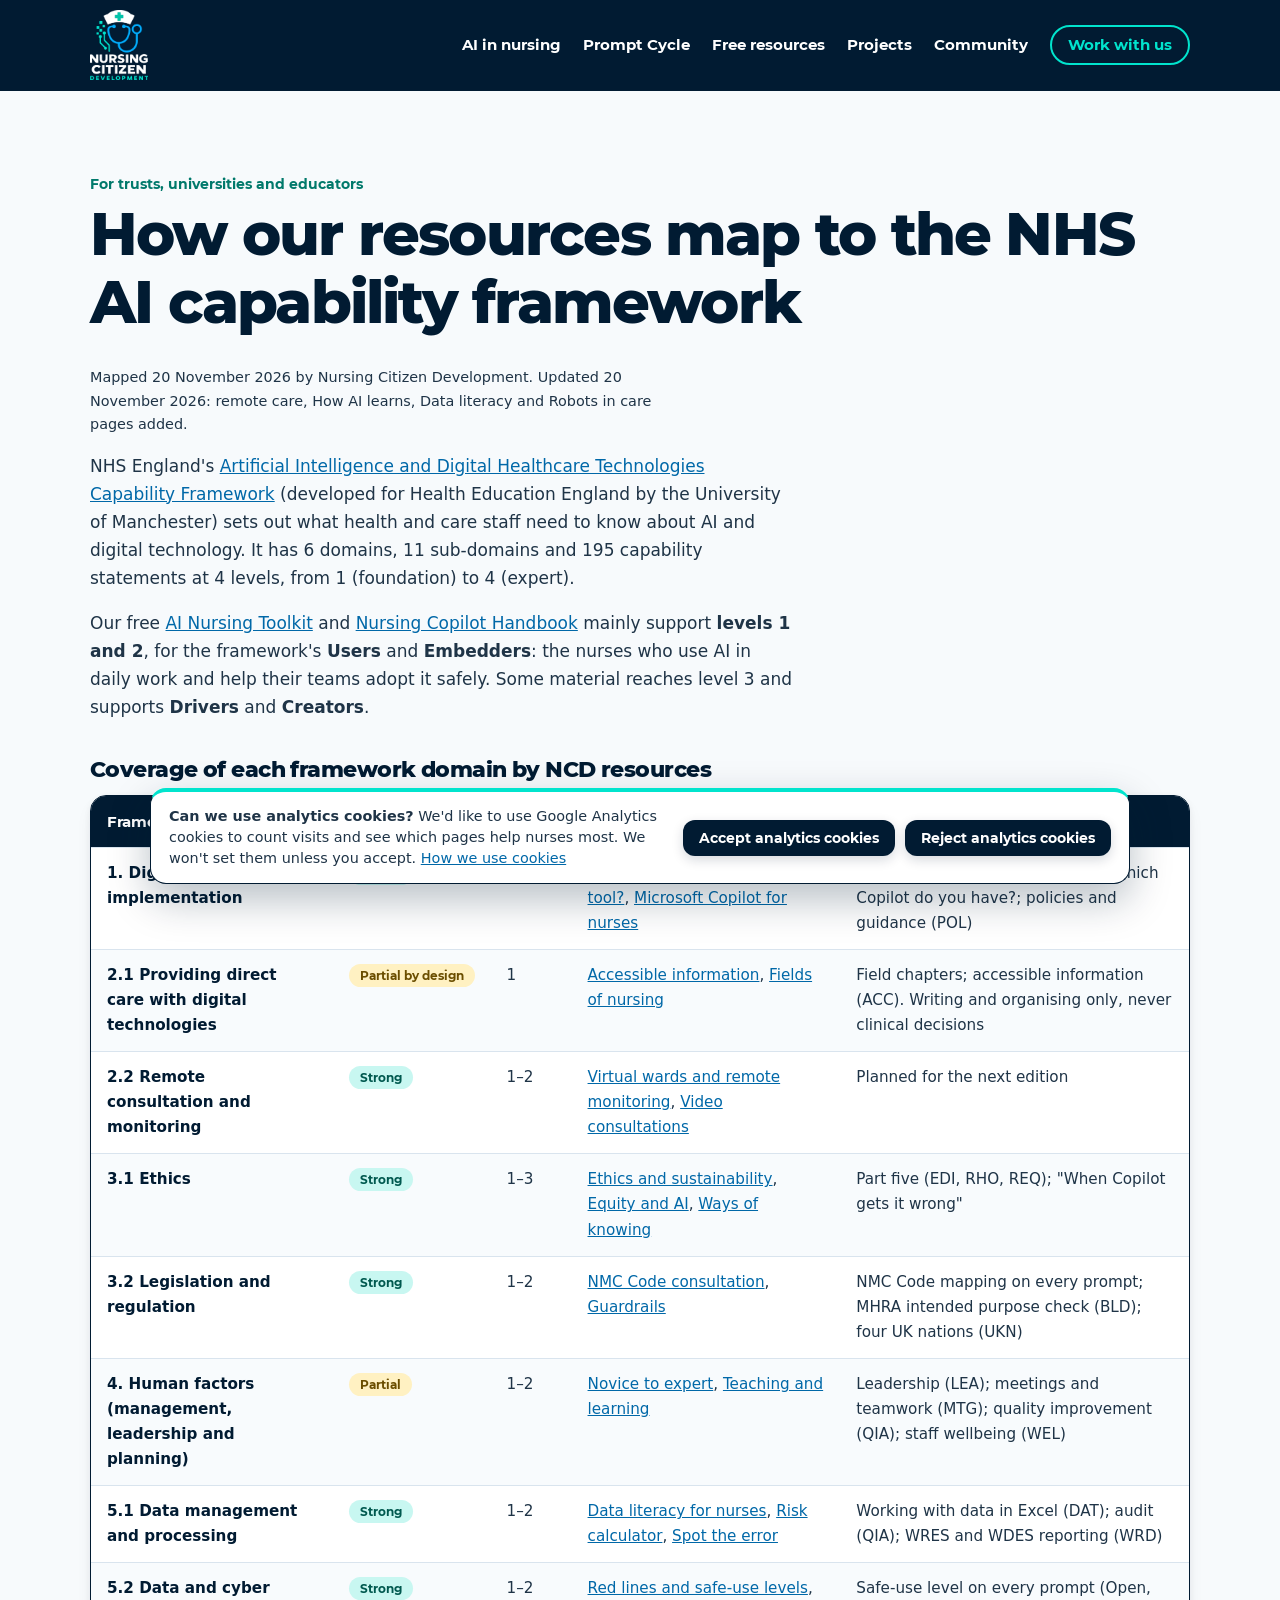
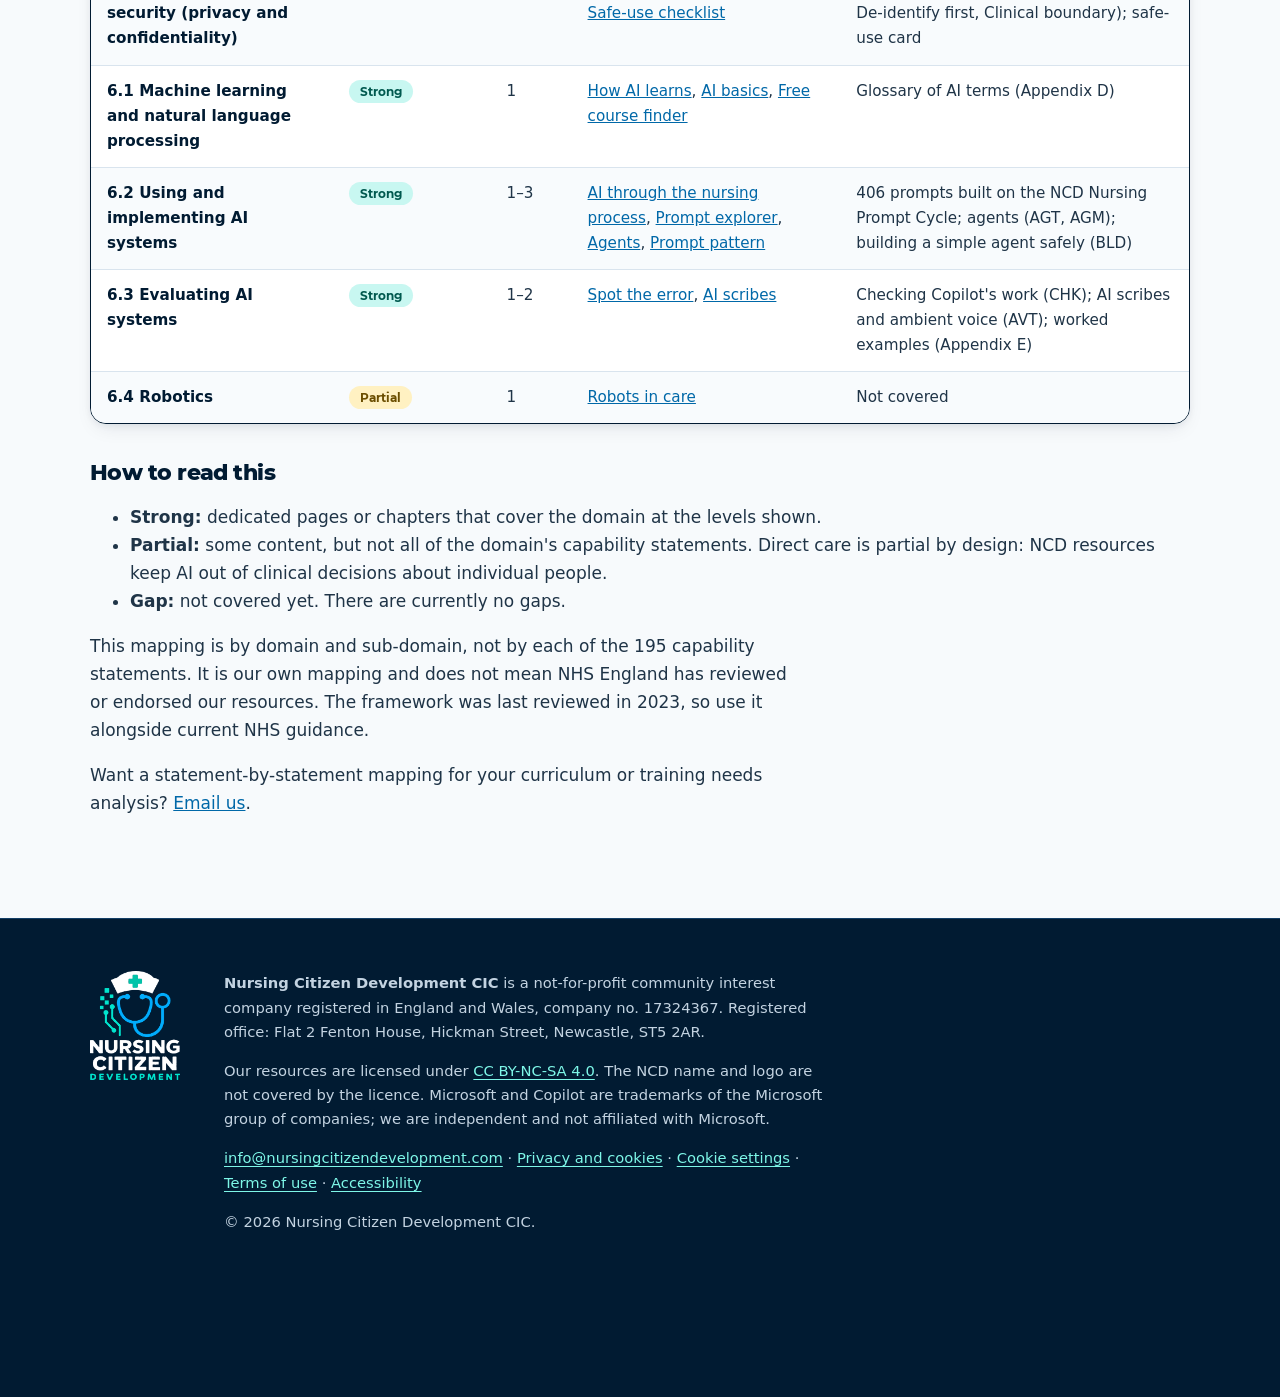
<file: capability-framework.html>
<!doctype html>
<html lang="en-GB">
<head>
<meta charset="utf-8">
<meta name="viewport" content="width=device-width, initial-scale=1">
<title>NHS AI Capability Framework Mapping | Nursing Citizen Development</title>
<meta name="description" content="How the NCD AI Nursing Toolkit and Nursing Copilot Handbook map to the NHS AI and Digital Healthcare Technologies Capability Framework.">
<link rel="canonical" href="https://nursingcitizendevelopment.com/capability-framework.html">
<meta property="og:type" content="website">
<meta property="og:title" content="Nursing Citizen Development: nurses shaping safe AI">
<meta property="og:description" content="A nurse-led, not-for-profit movement helping nurses understand, use and build AI safely. Free resources for every nurse.">
<meta property="og:url" content="https://nursingcitizendevelopment.com/">
<meta property="og:image" content="https://nursingcitizendevelopment.com/assets/og-image.jpg">
<meta name="twitter:card" content="summary_large_image">
<link rel="stylesheet" href="assets/site.css">
<script src="assets/site.js" defer></script>
<script src="assets/consent.js" defer></script>
</head>
<body>
<a class="skip" href="#main">Skip to content</a>

<header class="top" id="top">
  <div class="wrap">
    <a href="index.html" class="brand" aria-label="Nursing Citizen Development home"><img src="assets/ncd-logo-reversed.png" alt="Nursing Citizen Development"></a>
    <button class="menu" aria-expanded="false" aria-controls="nav">Menu</button>
    <nav id="nav" aria-label="Main">
      <a href="index.html#ai">AI in nursing</a>
      <a href="index.html#cycle">Prompt Cycle</a>
      <a href="index.html#free">Free resources</a>
      <a href="index.html#projects">Projects</a>
      <a href="index.html#team">Community</a>
      <a class="cta" href="index.html#partner">Work with us</a>
    </nav>
  </div>
</header>

<main id="main"><section><div class="wrap doc wide">
<p class="eyebrow">For trusts, universities and educators</p>
<h1>How our resources map to the NHS AI capability framework</h1>
<p class="small">Mapped 20 November 2026 by Nursing Citizen Development. Updated 20 November 2026: remote care, How AI learns, Data literacy and Robots in care pages added.</p>
<p>NHS England's <a href="https://digital-transformation.hee.nhs.uk/support-for-organisations/research-and-publications/dart-ed/horizon-scanning/ai-and-digital-healthcare-technologies/framework-structure">Artificial Intelligence and Digital Healthcare Technologies Capability Framework</a> (developed for Health Education England by the University of Manchester) sets out what health and care staff need to know about AI and digital technology. It has 6 domains, 11 sub-domains and 195 capability statements at 4 levels, from 1 (foundation) to 4 (expert).</p>
<p>Our free <a href="https://practicedev.cloud/">AI Nursing Toolkit</a> and <a href="https://handbook.nursingcitizendevelopment.com/">Nursing Copilot Handbook</a> mainly support <strong>levels 1 and 2</strong>, for the framework's <strong>Users</strong> and <strong>Embedders</strong>: the nurses who use AI in daily work and help their teams adopt it safely. Some material reaches level 3 and supports <strong>Drivers</strong> and <strong>Creators</strong>.</p>
<h2 class="table-heading">Coverage of each framework domain by NCD resources</h2>
<div class="tablewrap"><table class="map">
<thead><tr><th scope="col">Framework domain</th><th scope="col">Coverage</th><th scope="col">Levels</th><th scope="col">Toolkit pages</th><th scope="col">Handbook chapters</th></tr></thead>
<tbody><tr><th scope="row">1. Digital implementation</th><td data-label="Coverage"><span class="cov s">Strong</span></td><td data-label="Levels">1–2</td><td data-label="Toolkit pages"><a href="https://practicedev.cloud/docs/accountable-use/governance">Governance</a>, <a href="https://practicedev.cloud/docs/tools/can-i-use-this">Can I use this tool?</a>, <a href="https://practicedev.cloud/docs/copilot">Microsoft Copilot for nurses</a></td><td data-label="Handbook chapters">Digital nursing and safe AI (DIG); Which Copilot do you have?; policies and guidance (POL)</td></tr><tr><th scope="row">2.1 Providing direct care with digital technologies</th><td data-label="Coverage"><span class="cov p">Partial by design</span></td><td data-label="Levels">1</td><td data-label="Toolkit pages"><a href="https://practicedev.cloud/docs/beyond-text/accessible-information">Accessible information</a>, <a href="https://practicedev.cloud/docs/fields">Fields of nursing</a></td><td data-label="Handbook chapters">Field chapters; accessible information (ACC). Writing and organising only, never clinical decisions</td></tr><tr><th scope="row">2.2 Remote consultation and monitoring</th><td data-label="Coverage"><span class="cov s">Strong</span></td><td data-label="Levels">1–2</td><td data-label="Toolkit pages"><a href="https://practicedev.cloud/docs/remote-care">Virtual wards and remote monitoring</a>, <a href="https://practicedev.cloud/docs/remote-care/video-consultations">Video consultations</a></td><td data-label="Handbook chapters">Planned for the next edition</td></tr><tr><th scope="row">3.1 Ethics</th><td data-label="Coverage"><span class="cov s">Strong</span></td><td data-label="Levels">1–3</td><td data-label="Toolkit pages"><a href="https://practicedev.cloud/docs/accountable-use/ethics-and-sustainability">Ethics and sustainability</a>, <a href="https://practicedev.cloud/docs/equity-and-ai">Equity and AI</a>, <a href="https://practicedev.cloud/docs/lenses/ways-of-knowing">Ways of knowing</a></td><td data-label="Handbook chapters">Part five (EDI, RHO, REQ); "When Copilot gets it wrong"</td></tr><tr><th scope="row">3.2 Legislation and regulation</th><td data-label="Coverage"><span class="cov s">Strong</span></td><td data-label="Levels">1–2</td><td data-label="Toolkit pages"><a href="https://practicedev.cloud/docs/responsible-use/nmc-code-consultation">NMC Code consultation</a>, <a href="https://practicedev.cloud/docs/accountable-use/guardrails">Guardrails</a></td><td data-label="Handbook chapters">NMC Code mapping on every prompt; MHRA intended purpose check (BLD); four UK nations (UKN)</td></tr><tr><th scope="row">4. Human factors (management, leadership and planning)</th><td data-label="Coverage"><span class="cov p">Partial</span></td><td data-label="Levels">1–2</td><td data-label="Toolkit pages"><a href="https://practicedev.cloud/docs/lenses/novice-to-expert">Novice to expert</a>, <a href="https://practicedev.cloud/docs/teaching-learning">Teaching and learning</a></td><td data-label="Handbook chapters">Leadership (LEA); meetings and teamwork (MTG); quality improvement (QIA); staff wellbeing (WEL)</td></tr><tr><th scope="row">5.1 Data management and processing</th><td data-label="Coverage"><span class="cov s">Strong</span></td><td data-label="Levels">1–2</td><td data-label="Toolkit pages"><a href="https://practicedev.cloud/docs/data-literacy">Data literacy for nurses</a>, <a href="https://practicedev.cloud/docs/assessment/risk-calculator">Risk calculator</a>, <a href="https://practicedev.cloud/docs/tools/spot-the-error">Spot the error</a></td><td data-label="Handbook chapters">Working with data in Excel (DAT); audit (QIA); WRES and WDES reporting (WRD)</td></tr><tr><th scope="row">5.2 Data and cyber security (privacy and confidentiality)</th><td data-label="Coverage"><span class="cov s">Strong</span></td><td data-label="Levels">1–2</td><td data-label="Toolkit pages"><a href="https://practicedev.cloud/docs/copilot/red-lines">Red lines and safe-use levels</a>, <a href="https://practicedev.cloud/docs/accountable-use/checklist">Safe-use checklist</a></td><td data-label="Handbook chapters">Safe-use level on every prompt (Open, De-identify first, Clinical boundary); safe-use card</td></tr><tr><th scope="row">6.1 Machine learning and natural language processing</th><td data-label="Coverage"><span class="cov s">Strong</span></td><td data-label="Levels">1</td><td data-label="Toolkit pages"><a href="https://practicedev.cloud/docs/how-ai-learns">How AI learns</a>, <a href="https://practicedev.cloud/docs/ai-basics">AI basics</a>, <a href="https://practicedev.cloud/docs/build/free-courses">Free course finder</a></td><td data-label="Handbook chapters">Glossary of AI terms (Appendix D)</td></tr><tr><th scope="row">6.2 Using and implementing AI systems</th><td data-label="Coverage"><span class="cov s">Strong</span></td><td data-label="Levels">1–3</td><td data-label="Toolkit pages"><a href="https://practicedev.cloud/docs/nursing-process">AI through the nursing process</a>, <a href="https://practicedev.cloud/docs/copilot/prompts">Prompt explorer</a>, <a href="https://practicedev.cloud/docs/copilot/agents">Agents</a>, <a href="https://practicedev.cloud/docs/build/prompt-pattern">Prompt pattern</a></td><td data-label="Handbook chapters">406 prompts built on the NCD Nursing Prompt Cycle; agents (AGT, AGM); building a simple agent safely (BLD)</td></tr><tr><th scope="row">6.3 Evaluating AI systems</th><td data-label="Coverage"><span class="cov s">Strong</span></td><td data-label="Levels">1–2</td><td data-label="Toolkit pages"><a href="https://practicedev.cloud/docs/tools/spot-the-error">Spot the error</a>, <a href="https://practicedev.cloud/docs/responsible-use/ai-scribes-on-placement">AI scribes</a></td><td data-label="Handbook chapters">Checking Copilot's work (CHK); AI scribes and ambient voice (AVT); worked examples (Appendix E)</td></tr><tr><th scope="row">6.4 Robotics</th><td data-label="Coverage"><span class="cov p">Partial</span></td><td data-label="Levels">1</td><td data-label="Toolkit pages"><a href="https://practicedev.cloud/docs/robots-in-care">Robots in care</a></td><td data-label="Handbook chapters">Not covered</td></tr></tbody></table></div>
<h2>How to read this</h2>
<ul>
<li><strong>Strong:</strong> dedicated pages or chapters that cover the domain at the levels shown.</li>
<li><strong>Partial:</strong> some content, but not all of the domain's capability statements. Direct care is partial by design: NCD resources keep AI out of clinical decisions about individual people.</li>
<li><strong>Gap:</strong> not covered yet. There are currently no gaps.</li>
</ul>
<p>This mapping is by domain and sub-domain, not by each of the 195 capability statements. It is our own mapping and does not mean NHS England has reviewed or endorsed our resources. The framework was last reviewed in 2023, so use it alongside current NHS guidance.</p>
<p>Want a statement-by-statement mapping for your curriculum or training needs analysis? <a href="mailto:info@nursingcitizendevelopment.com?subject=Capability%20framework%20mapping">Email us</a>.</p></div></section></main>

<footer>
  <div class="wrap">
    <div class="foot">
      <img src="assets/ncd-logo-reversed.png" alt="" width="90">
      <div>
        <p><strong>Nursing Citizen Development CIC</strong> is a not-for-profit community interest company registered in England and Wales, company no. 17324367. Registered office: Flat 2 Fenton House, Hickman Street, Newcastle, ST5 2AR.</p>
        <p>Our resources are licensed under <a href="https://creativecommons.org/licenses/by-nc-sa/4.0/">CC BY-NC-SA 4.0</a>. The NCD name and logo are not covered by the licence. Microsoft and Copilot are trademarks of the Microsoft group of companies; we are independent and not affiliated with Microsoft.</p>
        <p><a href="mailto:info@nursingcitizendevelopment.com">info@nursingcitizendevelopment.com</a> · <a href="privacy.html">Privacy and cookies</a> · <a href="privacy.html#cookies" data-cookie-settings>Cookie settings</a> · <a href="terms.html">Terms of use</a> · <a href="accessibility.html">Accessibility</a></p>
        <p>© 2026 Nursing Citizen Development CIC.</p>
      </div>
    </div>
  </div>
</footer>
</body>
</html>
</file>
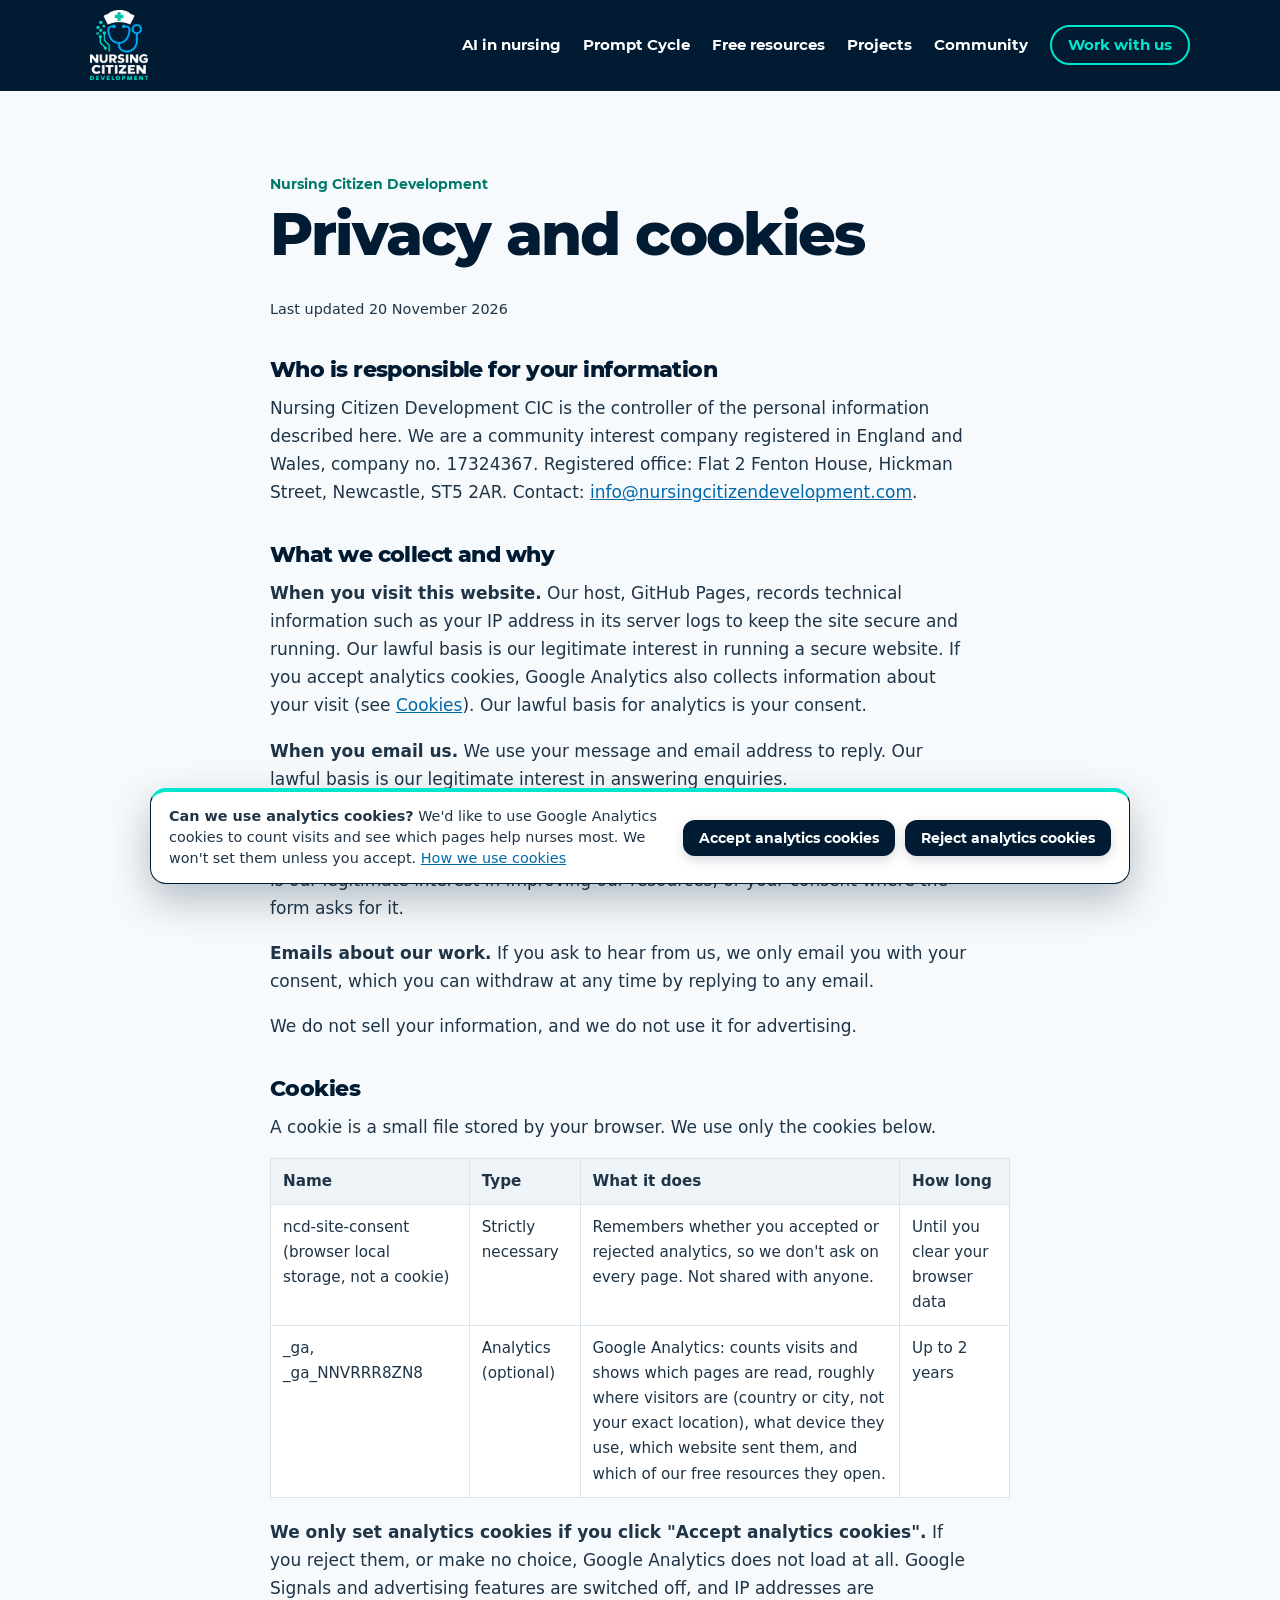
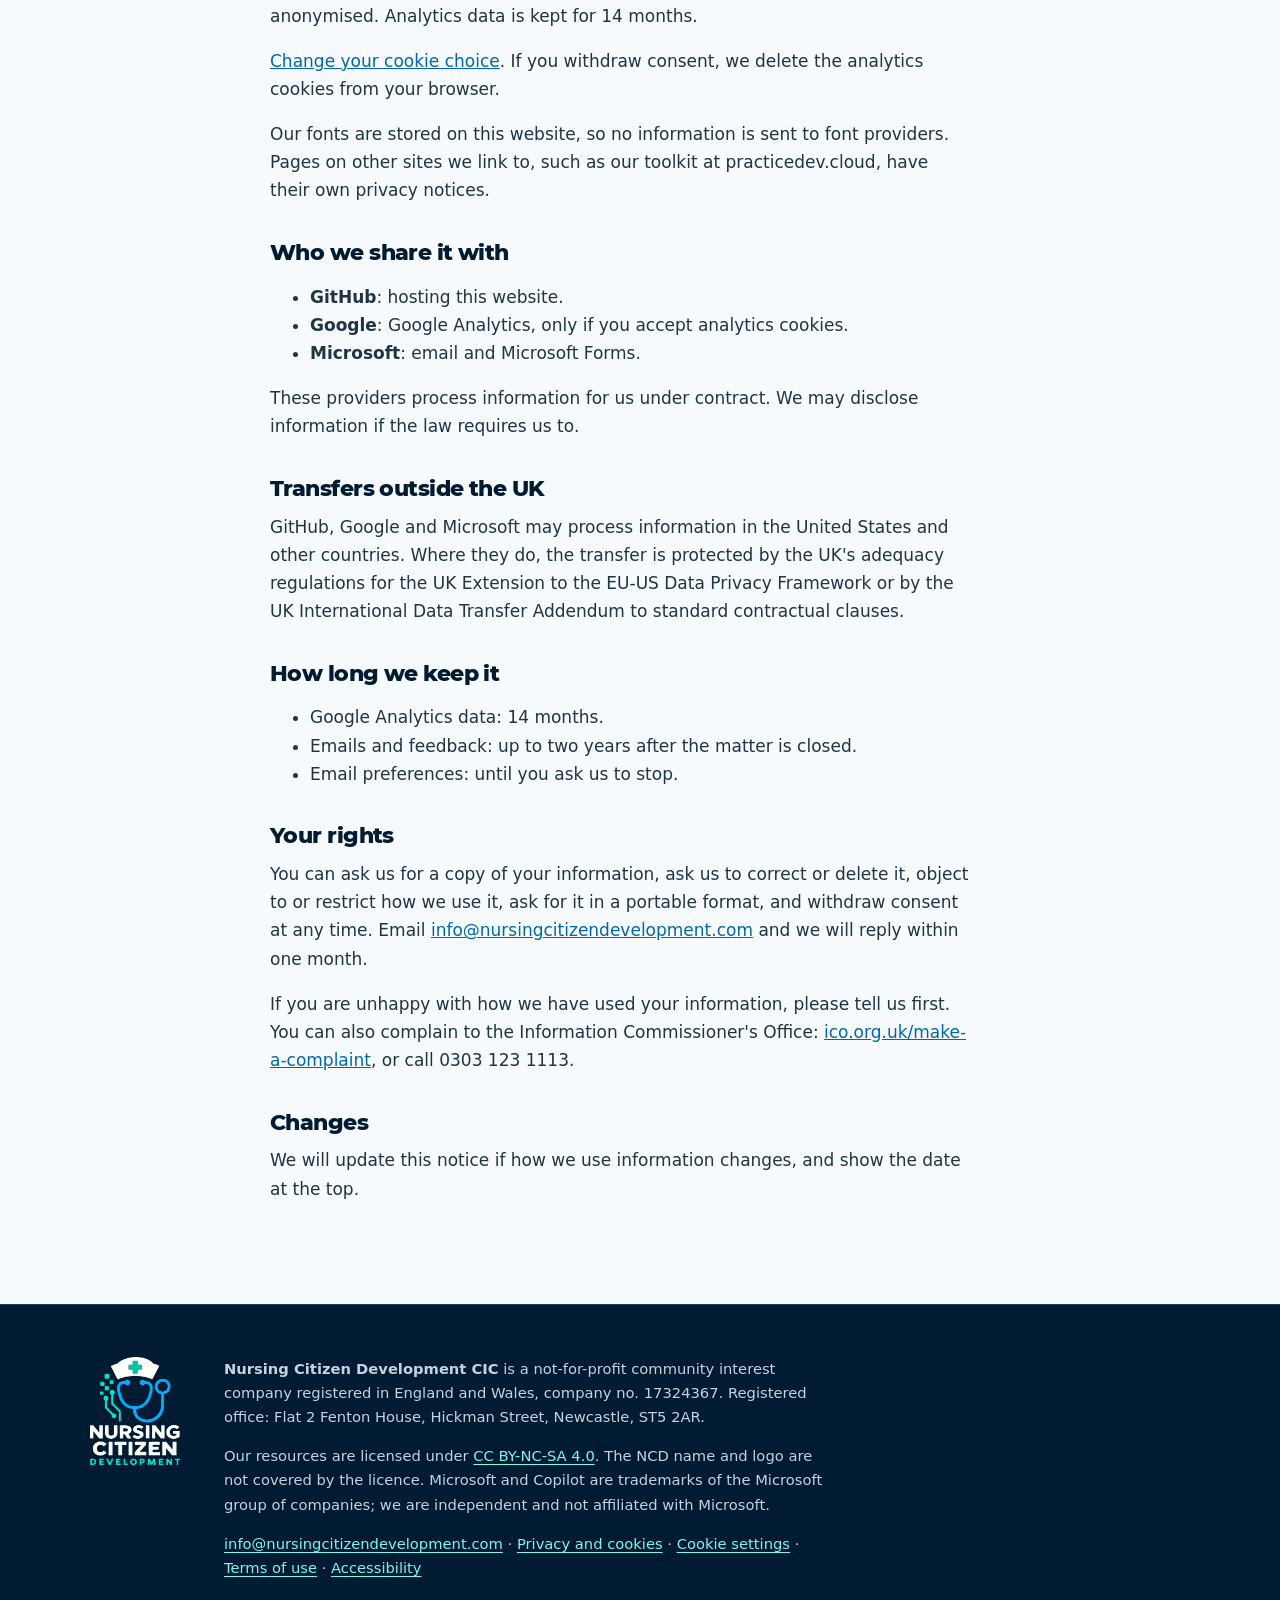
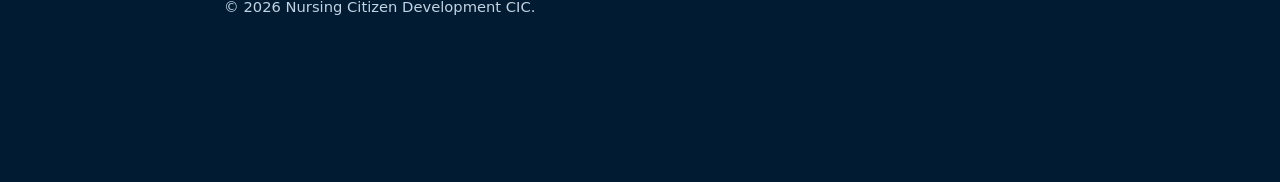
<file: cookies.html>
<!doctype html>
<html lang="en-GB"><head><meta charset="utf-8"><title>Nursing Citizen Development</title>
<meta name="robots" content="noindex"><link rel="canonical" href="https://nursingcitizendevelopment.com/privacy.html#cookies">
<meta http-equiv="refresh" content="0; url=privacy.html#cookies"></head>
<body><p>This page has moved. <a href="privacy.html#cookies">Continue to Nursing Citizen Development</a>.</p></body></html>
</file>
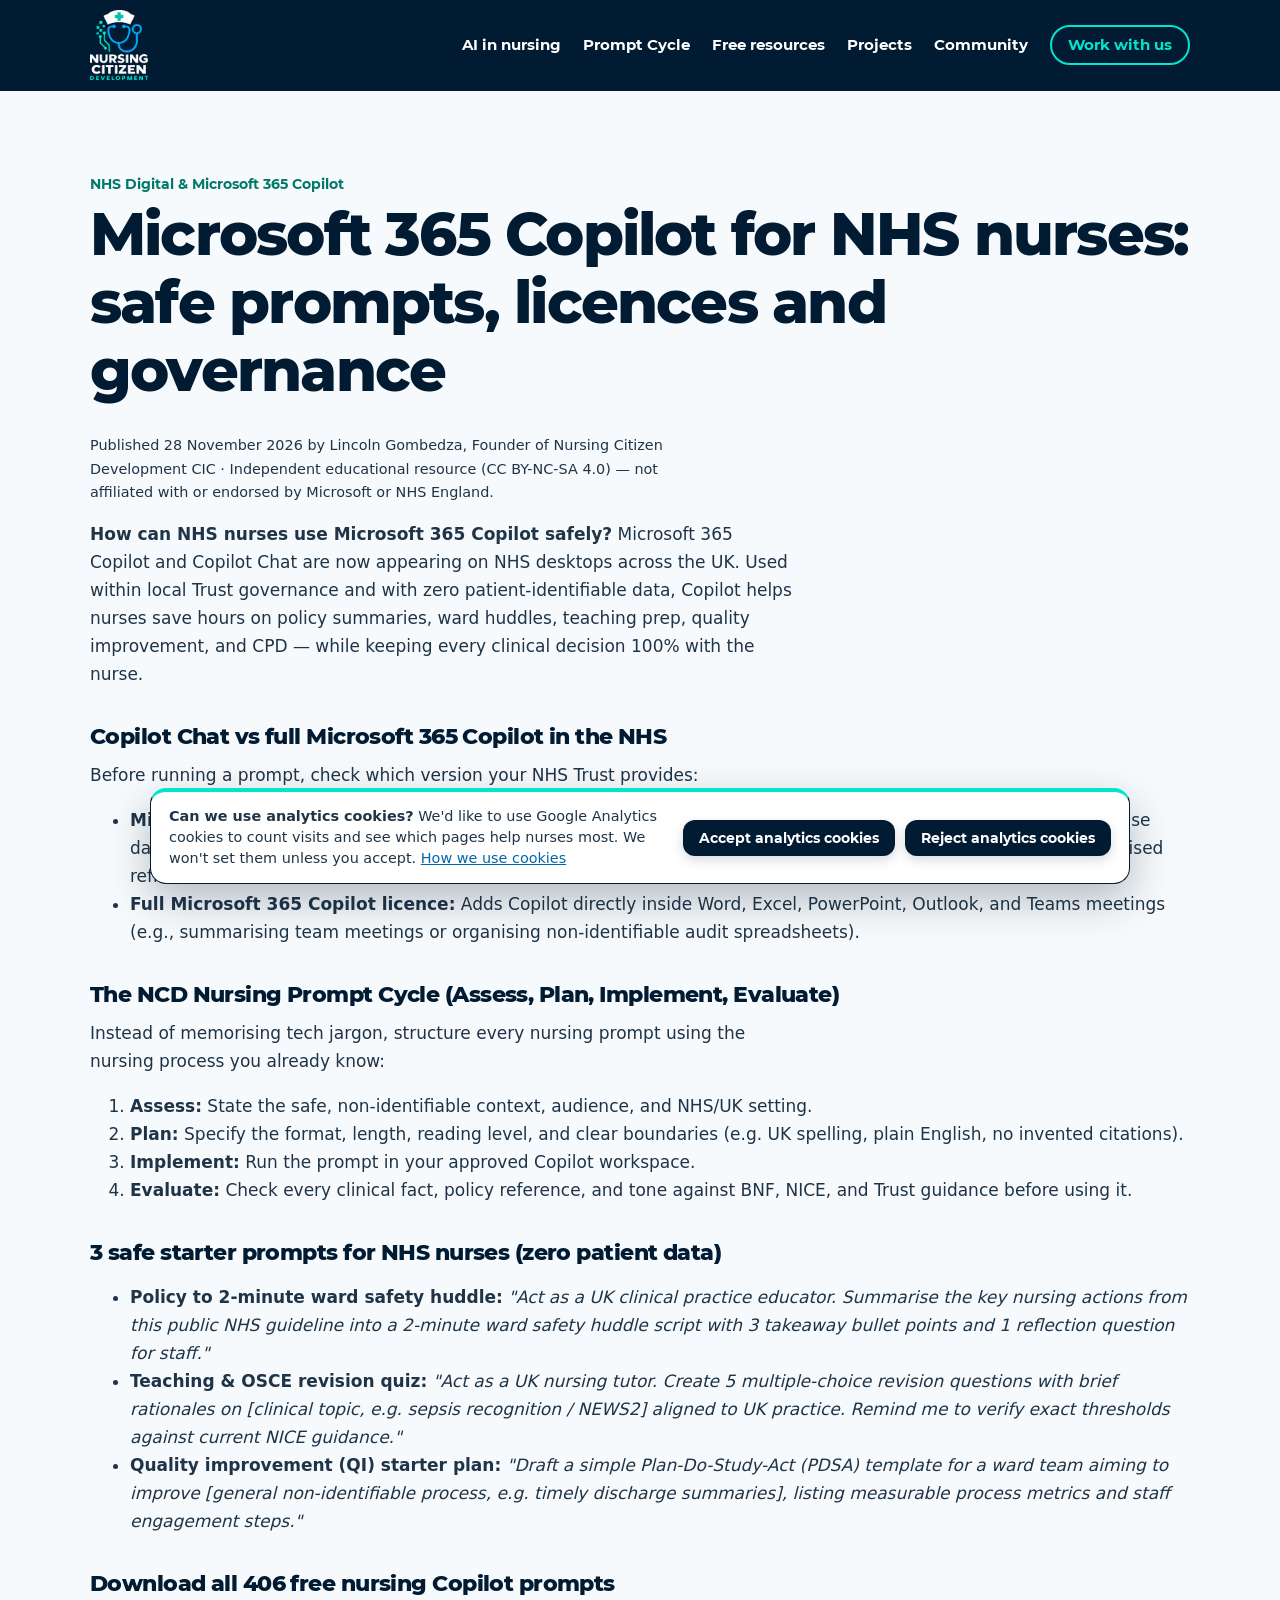
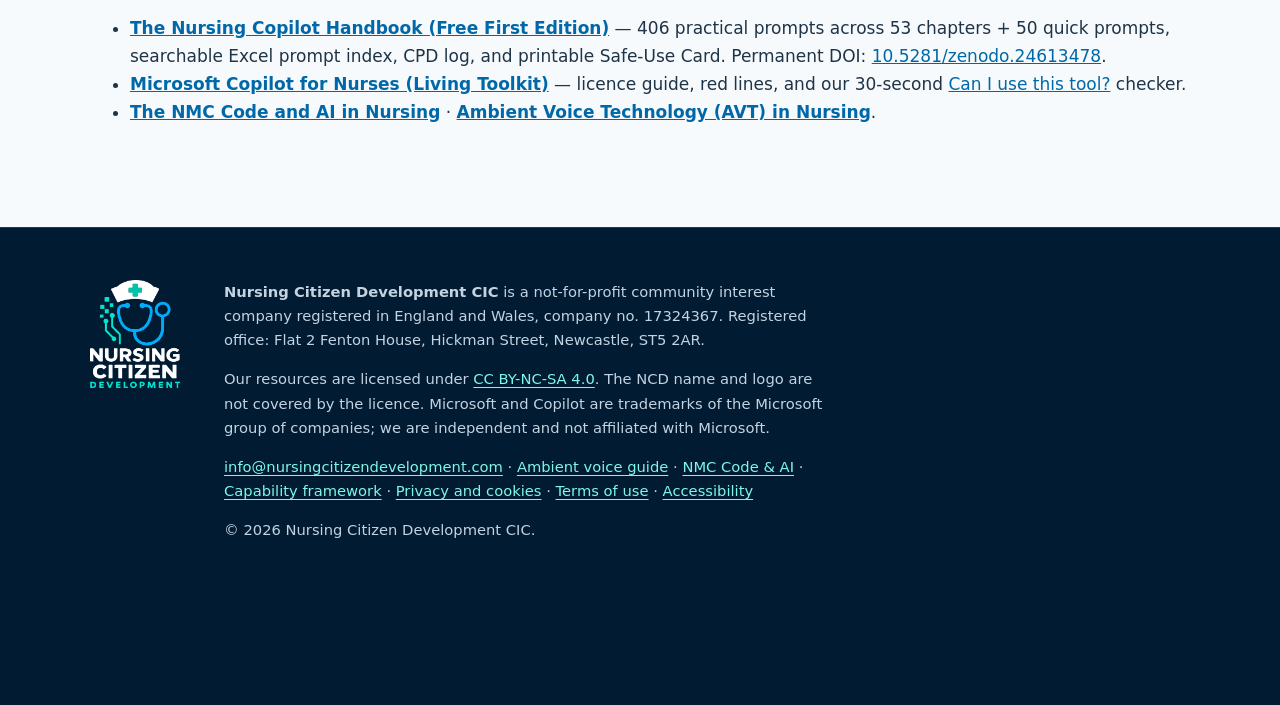
<file: nhs-copilot-for-nurses.html>
<!doctype html>
<html lang="en-GB">
<head>
<meta charset="utf-8">
<meta name="viewport" content="width=device-width, initial-scale=1">
<title>Microsoft 365 Copilot for NHS Nurses: Safe Prompts, Licences &amp; Governance | Nursing Citizen Development</title>
<meta name="description" content="A practical UK guide to Microsoft 365 Copilot and Copilot Chat for NHS nurses: licence differences, safe-use red lines, handover &amp; huddle prompts, and our free 406-prompt Nursing Copilot Handbook.">
<link rel="canonical" href="https://nursingcitizendevelopment.com/nhs-copilot-for-nurses.html">
<meta property="og:type" content="article">
<meta property="og:title" content="Microsoft 365 Copilot for NHS Nurses: Safe Prompts, Licences &amp; Governance">
<meta property="og:description" content="How NHS nurses, midwives, nursing associates and students can use Microsoft 365 Copilot and Copilot Chat safely for everyday nursing work.">
<meta property="og:url" content="https://nursingcitizendevelopment.com/nhs-copilot-for-nurses.html">
<meta property="og:image" content="https://nursingcitizendevelopment.com/assets/og-image.jpg">
<meta name="twitter:card" content="summary_large_image">
<link rel="stylesheet" href="assets/site.css">
<script src="assets/site.js" defer></script>
<script src="assets/consent.js" defer></script>
<script type="application/ld+json">
{
  "@context": "https://schema.org",
  "@graph": [
    {
      "@type": "Article",
      "@id": "https://nursingcitizendevelopment.com/nhs-copilot-for-nurses.html#article",
      "headline": "Microsoft 365 Copilot for NHS Nurses: Safe Prompts, Licences and Governance",
      "description": "A UK guide to Microsoft 365 Copilot and Copilot Chat for NHS nursing staff, covering licence differences, safe-use levels, the NCD Nursing Prompt Cycle, and 406 free nursing prompts.",
      "datePublished": "2026-11-28",
      "dateModified": "2026-11-28",
      "inLanguage": "en-GB",
      "mainEntityOfPage": "https://nursingcitizendevelopment.com/nhs-copilot-for-nurses.html",
      "image": "https://nursingcitizendevelopment.com/assets/og-image.jpg",
      "author": {
        "@type": "Person",
        "name": "Lincoln Gombedza",
        "jobTitle": "Founder, Nursing Citizen Development CIC; Registered Learning Disability Nurse",
        "sameAs": [
          "https://www.linkedin.com/in/lincolngombedza/",
          "https://orcid.org/0009-0008-1555-1434"
        ]
      },
      "publisher": {
        "@type": "Organization",
        "name": "Nursing Citizen Development CIC",
        "url": "https://nursingcitizendevelopment.com/",
        "logo": {
          "@type": "ImageObject",
          "url": "https://nursingcitizendevelopment.com/assets/ncd-logo-positive.png"
        }
      },
      "keywords": [
        "Microsoft Copilot for NHS nurses",
        "NHS Copilot prompts nursing",
        "Copilot Chat vs Microsoft 365 Copilot NHS",
        "Nursing Copilot Handbook",
        "safe AI prompts nurses UK"
      ]
    },
    {
      "@type": "FAQPage",
      "@id": "https://nursingcitizendevelopment.com/nhs-copilot-for-nurses.html#faq",
      "mainEntity": [
        {
          "@type": "Question",
          "name": "What is the difference between Copilot Chat and full Microsoft 365 Copilot in the NHS?",
          "acceptedAnswer": {
            "@type": "Answer",
            "text": "Microsoft 365 Copilot Chat (included with many NHS Microsoft 365 licences) is a web-grounded chat assistant with enterprise data protection, whereas a paid full Microsoft 365 Copilot licence also works directly inside Word, Excel, PowerPoint, Outlook, and Microsoft Teams meetings. Always check your Trust's local policy before entering any work data."
          }
        },
        {
          "@type": "Question",
          "name": "What can NHS nurses safely use Microsoft Copilot for?",
          "acceptedAnswer": {
            "@type": "Answer",
            "text": "Within local Trust policy and with zero patient-identifiable data, nurses safely use Copilot to turn lengthy policies into 2-minute ward safety huddles, draft teaching plans and OSCE scenarios, structure anonymised NMC reflections, organise quality improvement spreadsheets, and simplify general health information."
          }
        },
        {
          "@type": "Question",
          "name": "What should NHS nurses never put into Microsoft Copilot?",
          "acceptedAnswer": {
            "@type": "Answer",
            "text": "Never enter patient names, NHS numbers, dates of birth, identifiable safeguarding details, clinical photographs, or clinical decisions about individual patients unless your Trust has explicitly authorised a specific governed workflow. Copilot is a drafting assistant, never a clinical record or medical device."
          }
        },
        {
          "@type": "Question",
          "name": "Where can nurses get free Microsoft 365 Copilot prompts?",
          "acceptedAnswer": {
            "@type": "Answer",
            "text": "The Nursing Copilot Handbook (First Edition) is published 100% free under CC BY-NC-SA 4.0 by Nursing Citizen Development CIC at handbook.nursingcitizendevelopment.com and archived on Zenodo (DOI: 10.5281/zenodo.24613478). It includes 406 prompts across 53 chapters plus 50 quick prompts."
          }
        }
      ]
    },
    {
      "@type": "BreadcrumbList",
      "itemListElement": [
        { "@type": "ListItem", "position": 1, "name": "Home", "item": "https://nursingcitizendevelopment.com/" },
        { "@type": "ListItem", "position": 2, "name": "Microsoft 365 Copilot for NHS Nurses", "item": "https://nursingcitizendevelopment.com/nhs-copilot-for-nurses.html" }
      ]
    }
  ]
}
</script>
</head>
<body>
<a class="skip" href="#main">Skip to content</a>

<header class="top" id="top">
  <div class="wrap">
    <a href="index.html" class="brand" aria-label="Nursing Citizen Development home"><img src="assets/ncd-logo-reversed.png" alt="Nursing Citizen Development"></a>
    <button class="menu" aria-expanded="false" aria-controls="nav">Menu</button>
    <nav id="nav" aria-label="Main">
      <a href="index.html#ai">AI in nursing</a>
      <a href="index.html#cycle">Prompt Cycle</a>
      <a href="index.html#free">Free resources</a>
      <a href="index.html#projects">Projects</a>
      <a href="index.html#team">Community</a>
      <a class="cta" href="index.html#partner">Work with us</a>
    </nav>
  </div>
</header>

<main id="main"><section><div class="wrap doc wide">
<p class="eyebrow">NHS Digital &amp; Microsoft 365 Copilot</p>
<h1>Microsoft 365 Copilot for NHS nurses: safe prompts, licences and governance</h1>
<p class="small">Published 28 November 2026 by Lincoln Gombedza, Founder of Nursing Citizen Development CIC · Independent educational resource (CC BY-NC-SA 4.0) — not affiliated with or endorsed by Microsoft or NHS England.</p>

<p><strong>How can NHS nurses use Microsoft 365 Copilot safely?</strong> Microsoft 365 Copilot and Copilot Chat are now appearing on NHS desktops across the UK. Used within local Trust governance and with zero patient-identifiable data, Copilot helps nurses save hours on policy summaries, ward huddles, teaching prep, quality improvement, and CPD — while keeping every clinical decision 100% with the nurse.</p>

<h2>Copilot Chat vs full Microsoft 365 Copilot in the NHS</h2>
<p>Before running a prompt, check which version your NHS Trust provides:</p>
<ul>
  <li><strong>Microsoft 365 Copilot Chat:</strong> Web-grounded chat signed in with your NHS work account (look for the green enterprise data protection shield). Works great for drafting, summarising public policies, teaching prep, and structuring anonymised reflections.</li>
  <li><strong>Full Microsoft 365 Copilot licence:</strong> Adds Copilot directly inside Word, Excel, PowerPoint, Outlook, and Teams meetings (e.g., summarising team meetings or organising non-identifiable audit spreadsheets).</li>
</ul>

<h2>The NCD Nursing Prompt Cycle (Assess, Plan, Implement, Evaluate)</h2>
<p>Instead of memorising tech jargon, structure every nursing prompt using the nursing process you already know:</p>
<ol>
  <li><strong>Assess:</strong> State the safe, non-identifiable context, audience, and NHS/UK setting.</li>
  <li><strong>Plan:</strong> Specify the format, length, reading level, and clear boundaries (e.g. UK spelling, plain English, no invented citations).</li>
  <li><strong>Implement:</strong> Run the prompt in your approved Copilot workspace.</li>
  <li><strong>Evaluate:</strong> Check every clinical fact, policy reference, and tone against BNF, NICE, and Trust guidance before using it.</li>
</ol>

<h2>3 safe starter prompts for NHS nurses (zero patient data)</h2>
<ul>
  <li><strong>Policy to 2-minute ward safety huddle:</strong> <em>"Act as a UK clinical practice educator. Summarise the key nursing actions from this public NHS guideline into a 2-minute ward safety huddle script with 3 takeaway bullet points and 1 reflection question for staff."</em></li>
  <li><strong>Teaching &amp; OSCE revision quiz:</strong> <em>"Act as a UK nursing tutor. Create 5 multiple-choice revision questions with brief rationales on [clinical topic, e.g. sepsis recognition / NEWS2] aligned to UK practice. Remind me to verify exact thresholds against current NICE guidance."</em></li>
  <li><strong>Quality improvement (QI) starter plan:</strong> <em>"Draft a simple Plan-Do-Study-Act (PDSA) template for a ward team aiming to improve [general non-identifiable process, e.g. timely discharge summaries], listing measurable process metrics and staff engagement steps."</em></li>
</ul>

<h2>Download all 406 free nursing Copilot prompts</h2>
<ul>
  <li><strong><a href="https://handbook.nursingcitizendevelopment.com/">The Nursing Copilot Handbook (Free First Edition)</a></strong> — 406 practical prompts across 53 chapters + 50 quick prompts, searchable Excel prompt index, CPD log, and printable Safe-Use Card. Permanent DOI: <a href="https://doi.org/10.5281/zenodo.24613478">10.5281/zenodo.24613478</a>.</li>
  <li><strong><a href="https://practicedev.cloud/docs/copilot">Microsoft Copilot for Nurses (Living Toolkit)</a></strong> — licence guide, red lines, and our 30-second <a href="https://practicedev.cloud/docs/tools/can-i-use-this">Can I use this tool?</a> checker.</li>
  <li><strong><a href="nmc-code-and-ai.html">The NMC Code and AI in Nursing</a></strong> · <strong><a href="ambient-voice-in-nursing.html">Ambient Voice Technology (AVT) in Nursing</a></strong>.</li>
</ul>
</div></section></main>

<footer>
  <div class="wrap">
    <div class="foot">
      <img src="assets/ncd-logo-reversed.png" alt="" width="90">
      <div>
        <p><strong>Nursing Citizen Development CIC</strong> is a not-for-profit community interest company registered in England and Wales, company no. 17324367. Registered office: Flat 2 Fenton House, Hickman Street, Newcastle, ST5 2AR.</p>
        <p>Our resources are licensed under <a href="https://creativecommons.org/licenses/by-nc-sa/4.0/">CC BY-NC-SA 4.0</a>. The NCD name and logo are not covered by the licence. Microsoft and Copilot are trademarks of the Microsoft group of companies; we are independent and not affiliated with Microsoft.</p>
        <p><a href="mailto:info@nursingcitizendevelopment.com">info@nursingcitizendevelopment.com</a> · <a href="ambient-voice-in-nursing.html">Ambient voice guide</a> · <a href="nmc-code-and-ai.html">NMC Code &amp; AI</a> · <a href="capability-framework.html">Capability framework</a> · <a href="privacy.html">Privacy and cookies</a> · <a href="terms.html">Terms of use</a> · <a href="accessibility.html">Accessibility</a></p>
        <p>© 2026 Nursing Citizen Development CIC.</p>
      </div>
    </div>
  </div>
</footer>
</body>
</html>
</file>
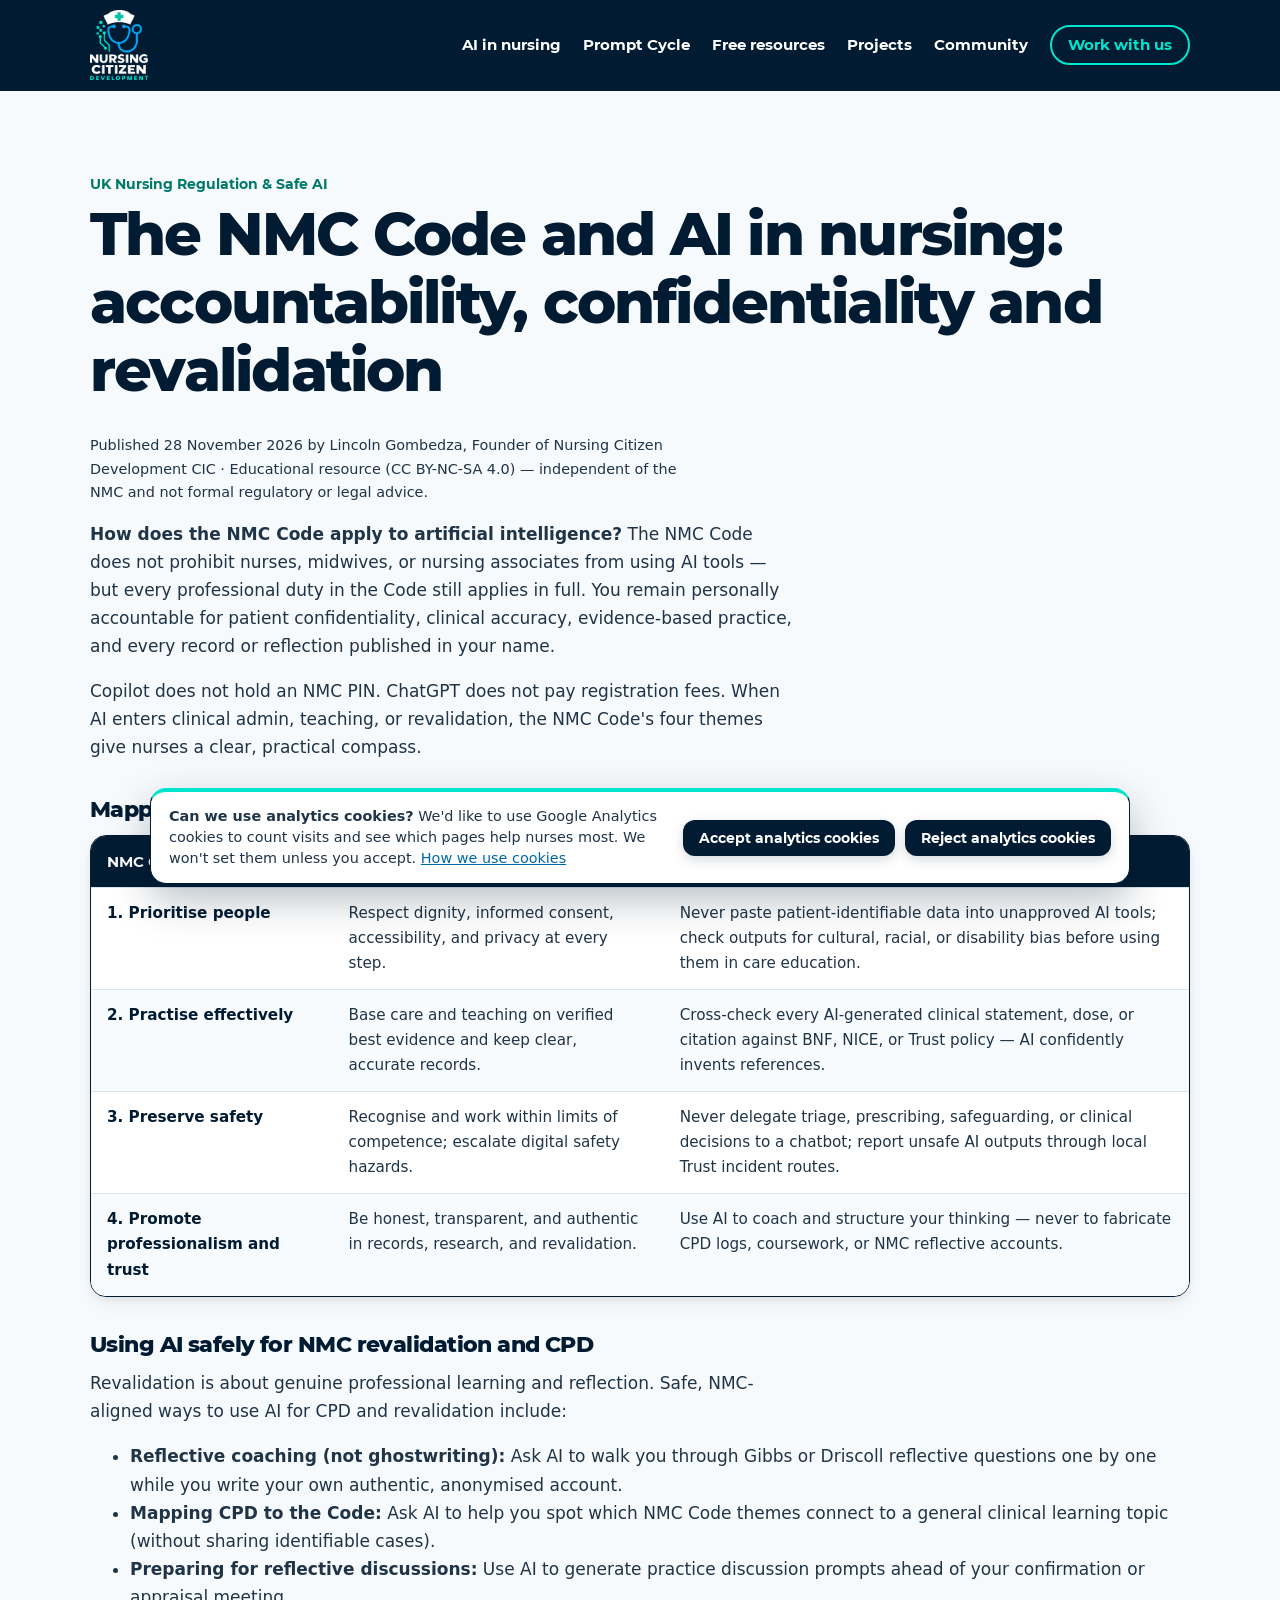
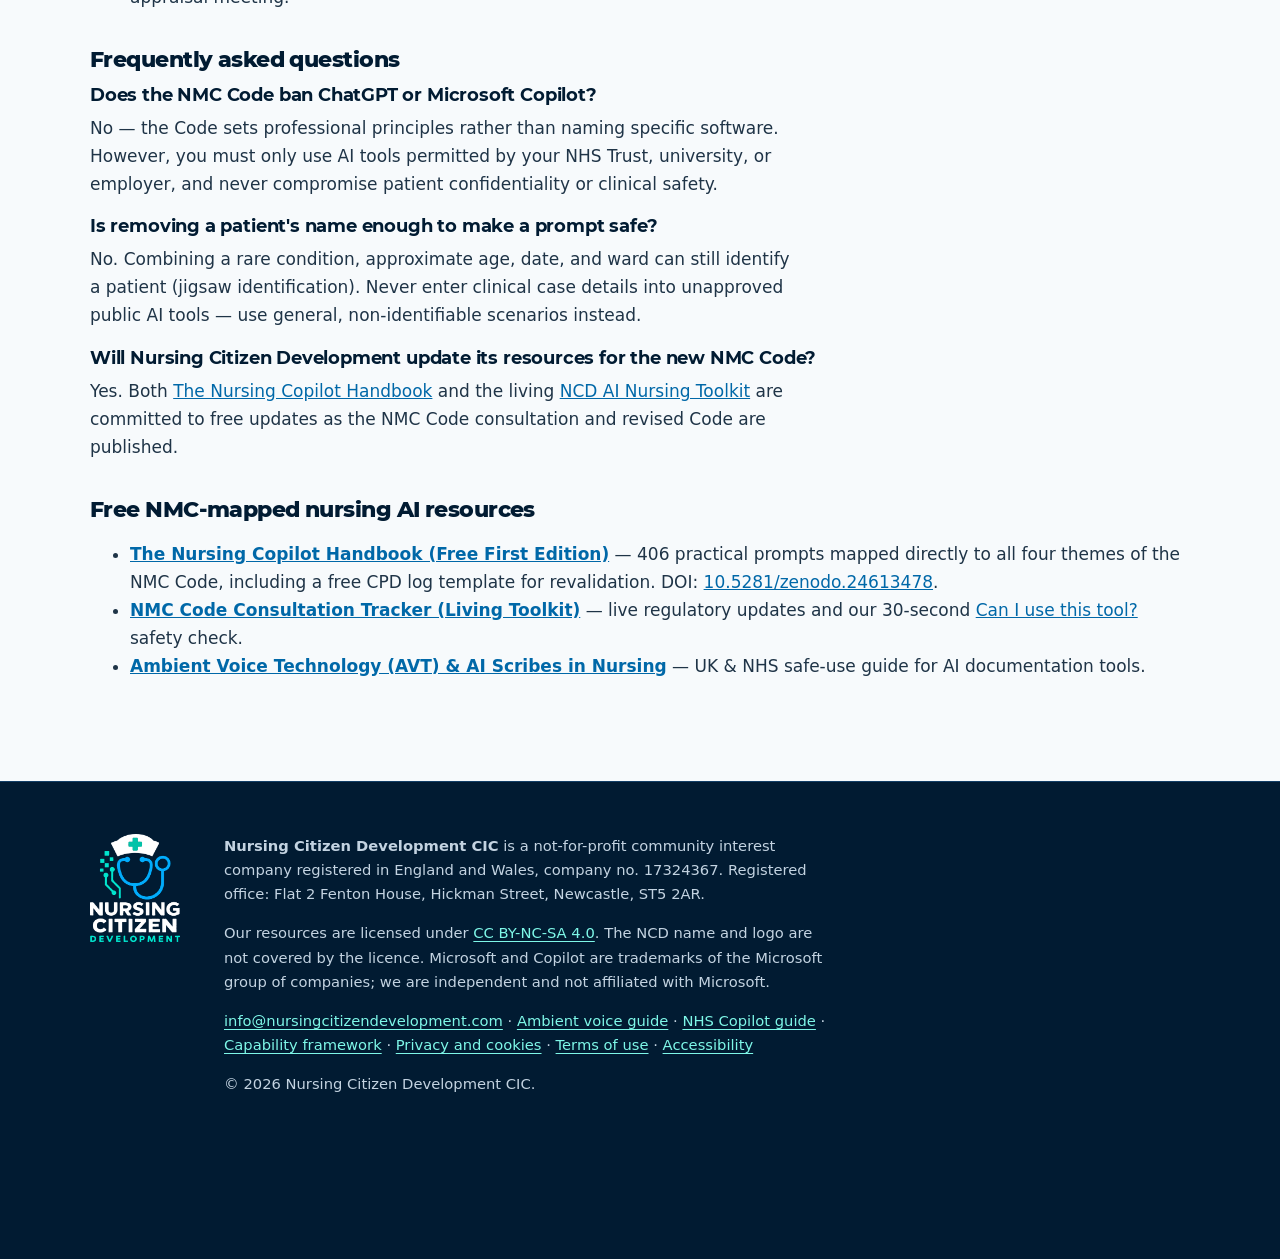
<file: nmc-code-and-ai.html>
<!doctype html>
<html lang="en-GB">
<head>
<meta charset="utf-8">
<meta name="viewport" content="width=device-width, initial-scale=1">
<title>The NMC Code and AI in Nursing: Accountability, Confidentiality &amp; Revalidation | Nursing Citizen Development</title>
<meta name="description" content="How the NMC Code applies to artificial intelligence in UK nursing: professional accountability, confidentiality, safe documentation, student supervision, and NMC revalidation with AI.">
<link rel="canonical" href="https://nursingcitizendevelopment.com/nmc-code-and-ai.html">
<meta property="og:type" content="article">
<meta property="og:title" content="The NMC Code and AI in Nursing: Accountability, Confidentiality &amp; Revalidation">
<meta property="og:description" content="A practical UK nursing guide mapping artificial intelligence, Copilot, ChatGPT and AI scribes against all four themes of the NMC Code.">
<meta property="og:url" content="https://nursingcitizendevelopment.com/nmc-code-and-ai.html">
<meta property="og:image" content="https://nursingcitizendevelopment.com/assets/og-image.jpg">
<meta name="twitter:card" content="summary_large_image">
<link rel="stylesheet" href="assets/site.css">
<script src="assets/site.js" defer></script>
<script src="assets/consent.js" defer></script>
<script type="application/ld+json">
{
  "@context": "https://schema.org",
  "@graph": [
    {
      "@type": "Article",
      "@id": "https://nursingcitizendevelopment.com/nmc-code-and-ai.html#article",
      "headline": "The NMC Code and Artificial Intelligence in Nursing: Accountability, Confidentiality and Revalidation",
      "description": "A practical UK nursing guide showing how the four themes of the NMC Code apply to artificial intelligence, Microsoft Copilot, ambient voice scribes, and NMC revalidation.",
      "datePublished": "2026-11-28",
      "dateModified": "2026-11-28",
      "inLanguage": "en-GB",
      "mainEntityOfPage": "https://nursingcitizendevelopment.com/nmc-code-and-ai.html",
      "image": "https://nursingcitizendevelopment.com/assets/og-image.jpg",
      "author": {
        "@type": "Person",
        "name": "Lincoln Gombedza",
        "jobTitle": "Founder, Nursing Citizen Development CIC; Registered Learning Disability Nurse",
        "sameAs": [
          "https://www.linkedin.com/in/lincolngombedza/",
          "https://orcid.org/0009-0008-1555-1434"
        ]
      },
      "publisher": {
        "@type": "Organization",
        "name": "Nursing Citizen Development CIC",
        "url": "https://nursingcitizendevelopment.com/",
        "logo": {
          "@type": "ImageObject",
          "url": "https://nursingcitizendevelopment.com/assets/ncd-logo-positive.png"
        }
      },
      "keywords": [
        "NMC Code and AI",
        "can nurses use AI UK",
        "NMC revalidation AI reflection",
        "nursing accountability artificial intelligence",
        "NMC confidentiality ChatGPT Copilot"
      ]
    },
    {
      "@type": "FAQPage",
      "@id": "https://nursingcitizendevelopment.com/nmc-code-and-ai.html#faq",
      "mainEntity": [
        {
          "@type": "Question",
          "name": "Does the NMC Code allow nurses to use artificial intelligence?",
          "acceptedAnswer": {
            "@type": "Answer",
            "text": "The NMC Code does not ban artificial intelligence, but every existing standard still applies in full. Nurses, midwives, and nursing associates must protect patient confidentiality, base practice on verified best evidence, maintain accurate records, and retain full personal accountability for every clinical and professional decision."
          }
        },
        {
          "@type": "Question",
          "name": "Can nurses use AI to write NMC revalidation reflective accounts?",
          "acceptedAnswer": {
            "@type": "Answer",
            "text": "You should never ask AI to fabricate or ghostwrite your NMC reflective accounts, and you must never enter identifiable patient or colleague details. You can safely use AI as a reflective coach — for example, asking it to pose Gibbs or Driscoll coaching questions — so every word of the final reflection remains genuinely your own learning and voice."
          }
        },
        {
          "@type": "Question",
          "name": "Is pasting anonymised patient notes into ChatGPT safe under the NMC Code?",
          "acceptedAnswer": {
            "@type": "Answer",
            "text": "Simply removing a patient's name is rarely enough — rare diagnoses, dates, ward names, or specific combinations of facts can still re-identify a person. Never enter patient-related data into unapproved consumer AI tools; follow your NHS Trust or employer's information governance and AI policy."
          }
        },
        {
          "@type": "Question",
          "name": "Who is responsible if an AI tool gives incorrect clinical information?",
          "acceptedAnswer": {
            "@type": "Answer",
            "text": "Under the NMC Code, the registered professional remains 100% accountable. AI models can hallucinate medication doses, guidelines, and journal citations. Every clinical fact must be verified against authoritative sources such as the BNF, NICE guidelines, and local Trust policy."
          }
        }
      ]
    },
    {
      "@type": "BreadcrumbList",
      "itemListElement": [
        { "@type": "ListItem", "position": 1, "name": "Home", "item": "https://nursingcitizendevelopment.com/" },
        { "@type": "ListItem", "position": 2, "name": "The NMC Code and AI in Nursing", "item": "https://nursingcitizendevelopment.com/nmc-code-and-ai.html" }
      ]
    }
  ]
}
</script>
</head>
<body>
<a class="skip" href="#main">Skip to content</a>

<header class="top" id="top">
  <div class="wrap">
    <a href="index.html" class="brand" aria-label="Nursing Citizen Development home"><img src="assets/ncd-logo-reversed.png" alt="Nursing Citizen Development"></a>
    <button class="menu" aria-expanded="false" aria-controls="nav">Menu</button>
    <nav id="nav" aria-label="Main">
      <a href="index.html#ai">AI in nursing</a>
      <a href="index.html#cycle">Prompt Cycle</a>
      <a href="index.html#free">Free resources</a>
      <a href="index.html#projects">Projects</a>
      <a href="index.html#team">Community</a>
      <a class="cta" href="index.html#partner">Work with us</a>
    </nav>
  </div>
</header>

<main id="main"><section><div class="wrap doc wide">
<p class="eyebrow">UK Nursing Regulation &amp; Safe AI</p>
<h1>The NMC Code and AI in nursing: accountability, confidentiality and revalidation</h1>
<p class="small">Published 28 November 2026 by Lincoln Gombedza, Founder of Nursing Citizen Development CIC · Educational resource (CC BY-NC-SA 4.0) — independent of the NMC and not formal regulatory or legal advice.</p>

<p><strong>How does the NMC Code apply to artificial intelligence?</strong> The NMC Code does not prohibit nurses, midwives, or nursing associates from using AI tools — but every professional duty in the Code still applies in full. You remain personally accountable for patient confidentiality, clinical accuracy, evidence-based practice, and every record or reflection published in your name.</p>

<p>Copilot does not hold an NMC PIN. ChatGPT does not pay registration fees. When AI enters clinical admin, teaching, or revalidation, the NMC Code's four themes give nurses a clear, practical compass.</p>

<h2 class="table-heading">Mapping AI use to the four themes of the NMC Code</h2>
<div class="tablewrap">
<table class="map">
  <thead>
    <tr>
      <th scope="col">NMC Code theme</th>
      <th scope="col">What it means when using AI</th>
      <th scope="col">Practical nursing guardrail</th>
    </tr>
  </thead>
  <tbody>
    <tr>
      <th scope="row">1. Prioritise people</th>
      <td data-label="What it means when using AI">Respect dignity, informed consent, accessibility, and privacy at every step.</td>
      <td data-label="Practical nursing guardrail">Never paste patient-identifiable data into unapproved AI tools; check outputs for cultural, racial, or disability bias before using them in care education.</td>
    </tr>
    <tr>
      <th scope="row">2. Practise effectively</th>
      <td data-label="What it means when using AI">Base care and teaching on verified best evidence and keep clear, accurate records.</td>
      <td data-label="Practical nursing guardrail">Cross-check every AI-generated clinical statement, dose, or citation against BNF, NICE, or Trust policy — AI confidently invents references.</td>
    </tr>
    <tr>
      <th scope="row">3. Preserve safety</th>
      <td data-label="What it means when using AI">Recognise and work within limits of competence; escalate digital safety hazards.</td>
      <td data-label="Practical nursing guardrail">Never delegate triage, prescribing, safeguarding, or clinical decisions to a chatbot; report unsafe AI outputs through local Trust incident routes.</td>
    </tr>
    <tr>
      <th scope="row">4. Promote professionalism and trust</th>
      <td data-label="What it means when using AI">Be honest, transparent, and authentic in records, research, and revalidation.</td>
      <td data-label="Practical nursing guardrail">Use AI to coach and structure your thinking — never to fabricate CPD logs, coursework, or NMC reflective accounts.</td>
    </tr>
  </tbody>
</table>
</div>

<h2>Using AI safely for NMC revalidation and CPD</h2>
<p>Revalidation is about genuine professional learning and reflection. Safe, NMC-aligned ways to use AI for CPD and revalidation include:</p>
<ul>
  <li><strong>Reflective coaching (not ghostwriting):</strong> Ask AI to walk you through Gibbs or Driscoll reflective questions one by one while you write your own authentic, anonymised account.</li>
  <li><strong>Mapping CPD to the Code:</strong> Ask AI to help you spot which NMC Code themes connect to a general clinical learning topic (without sharing identifiable cases).</li>
  <li><strong>Preparing for reflective discussions:</strong> Use AI to generate practice discussion prompts ahead of your confirmation or appraisal meeting.</li>
</ul>

<h2>Frequently asked questions</h2>
<h3>Does the NMC Code ban ChatGPT or Microsoft Copilot?</h3>
<p>No — the Code sets professional principles rather than naming specific software. However, you must only use AI tools permitted by your NHS Trust, university, or employer, and never compromise patient confidentiality or clinical safety.</p>

<h3>Is removing a patient's name enough to make a prompt safe?</h3>
<p>No. Combining a rare condition, approximate age, date, and ward can still identify a patient (jigsaw identification). Never enter clinical case details into unapproved public AI tools — use general, non-identifiable scenarios instead.</p>

<h3>Will Nursing Citizen Development update its resources for the new NMC Code?</h3>
<p>Yes. Both <a href="https://handbook.nursingcitizendevelopment.com/">The Nursing Copilot Handbook</a> and the living <a href="https://practicedev.cloud/">NCD AI Nursing Toolkit</a> are committed to free updates as the NMC Code consultation and revised Code are published.</p>

<h2>Free NMC-mapped nursing AI resources</h2>
<ul>
  <li><strong><a href="https://handbook.nursingcitizendevelopment.com/">The Nursing Copilot Handbook (Free First Edition)</a></strong> — 406 practical prompts mapped directly to all four themes of the NMC Code, including a free CPD log template for revalidation. DOI: <a href="https://doi.org/10.5281/zenodo.24613478">10.5281/zenodo.24613478</a>.</li>
  <li><strong><a href="https://practicedev.cloud/docs/responsible-use/nmc-code-consultation">NMC Code Consultation Tracker (Living Toolkit)</a></strong> — live regulatory updates and our 30-second <a href="https://practicedev.cloud/docs/tools/can-i-use-this">Can I use this tool?</a> safety check.</li>
  <li><strong><a href="ambient-voice-in-nursing.html">Ambient Voice Technology (AVT) &amp; AI Scribes in Nursing</a></strong> — UK &amp; NHS safe-use guide for AI documentation tools.</li>
</ul>
</div></section></main>

<footer>
  <div class="wrap">
    <div class="foot">
      <img src="assets/ncd-logo-reversed.png" alt="" width="90">
      <div>
        <p><strong>Nursing Citizen Development CIC</strong> is a not-for-profit community interest company registered in England and Wales, company no. 17324367. Registered office: Flat 2 Fenton House, Hickman Street, Newcastle, ST5 2AR.</p>
        <p>Our resources are licensed under <a href="https://creativecommons.org/licenses/by-nc-sa/4.0/">CC BY-NC-SA 4.0</a>. The NCD name and logo are not covered by the licence. Microsoft and Copilot are trademarks of the Microsoft group of companies; we are independent and not affiliated with Microsoft.</p>
        <p><a href="mailto:info@nursingcitizendevelopment.com">info@nursingcitizendevelopment.com</a> · <a href="ambient-voice-in-nursing.html">Ambient voice guide</a> · <a href="nhs-copilot-for-nurses.html">NHS Copilot guide</a> · <a href="capability-framework.html">Capability framework</a> · <a href="privacy.html">Privacy and cookies</a> · <a href="terms.html">Terms of use</a> · <a href="accessibility.html">Accessibility</a></p>
        <p>© 2026 Nursing Citizen Development CIC.</p>
      </div>
    </div>
  </div>
</footer>
</body>
</html>
</file>
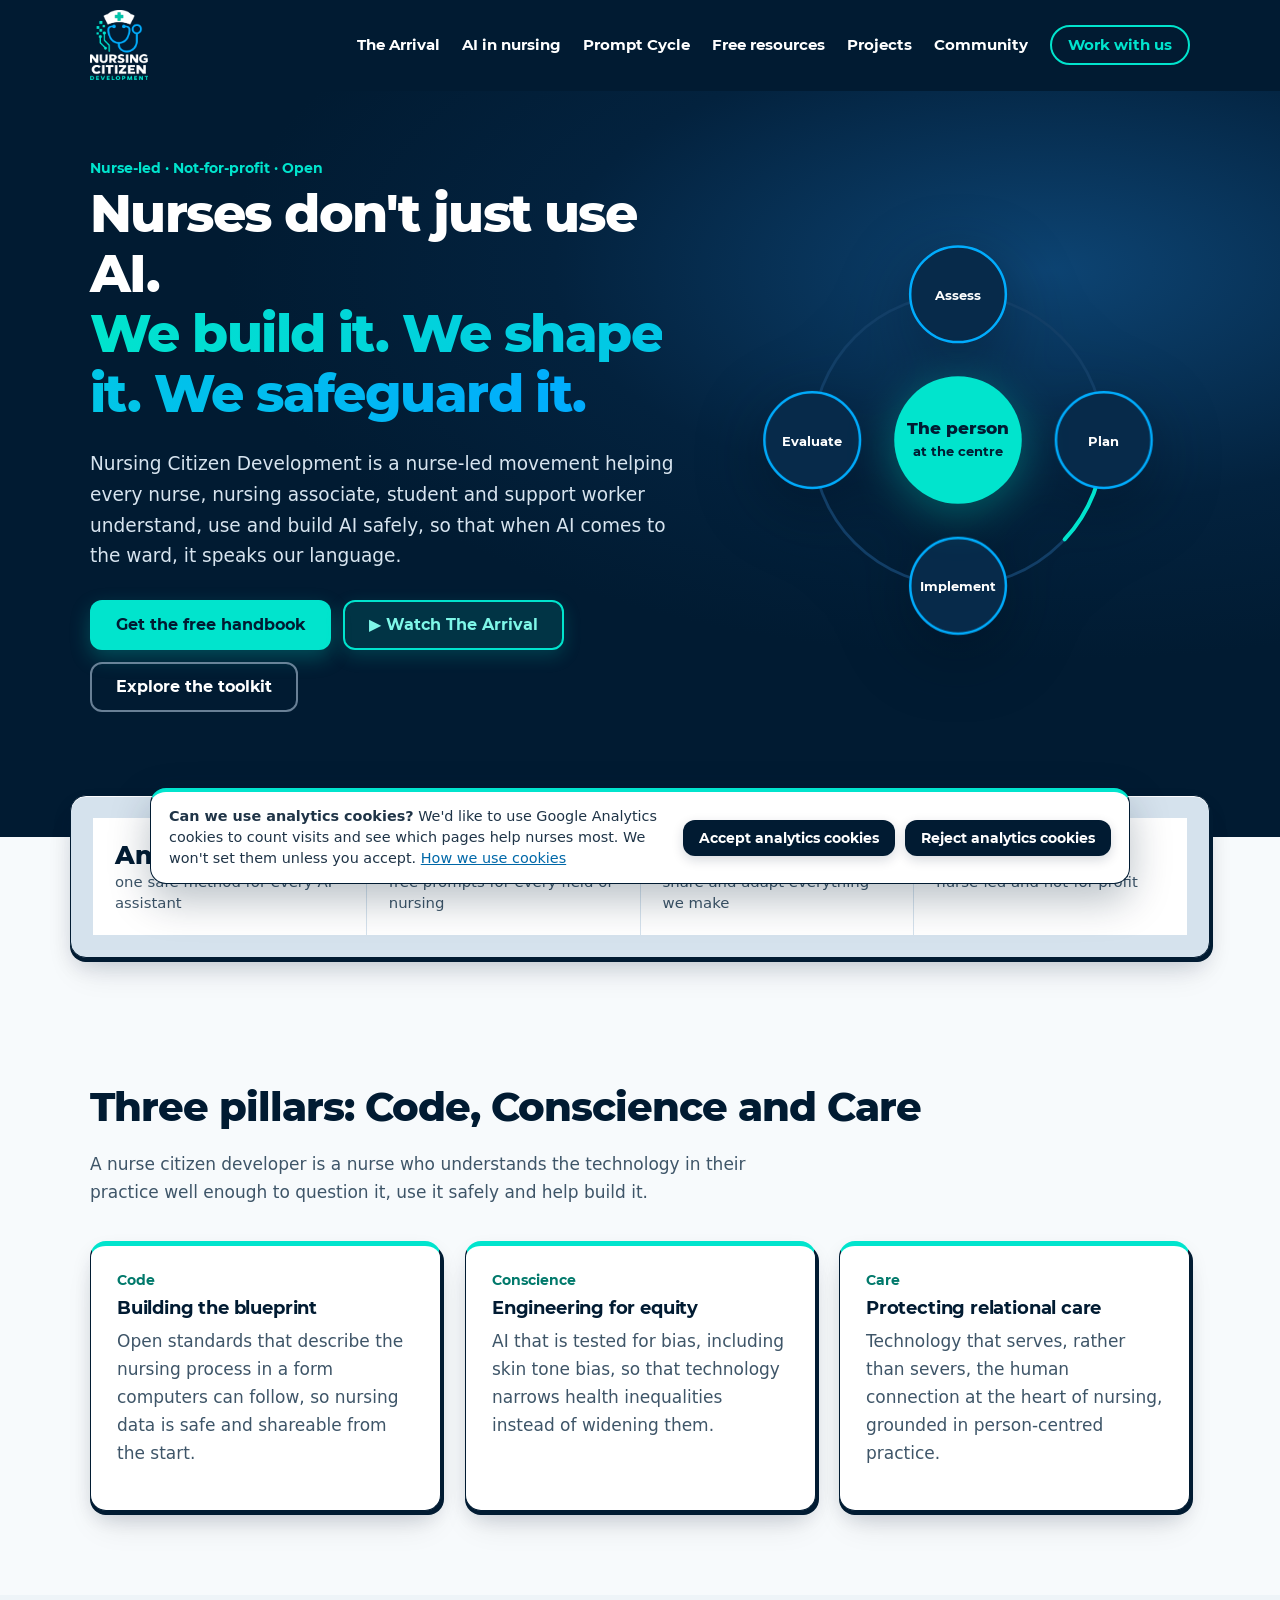
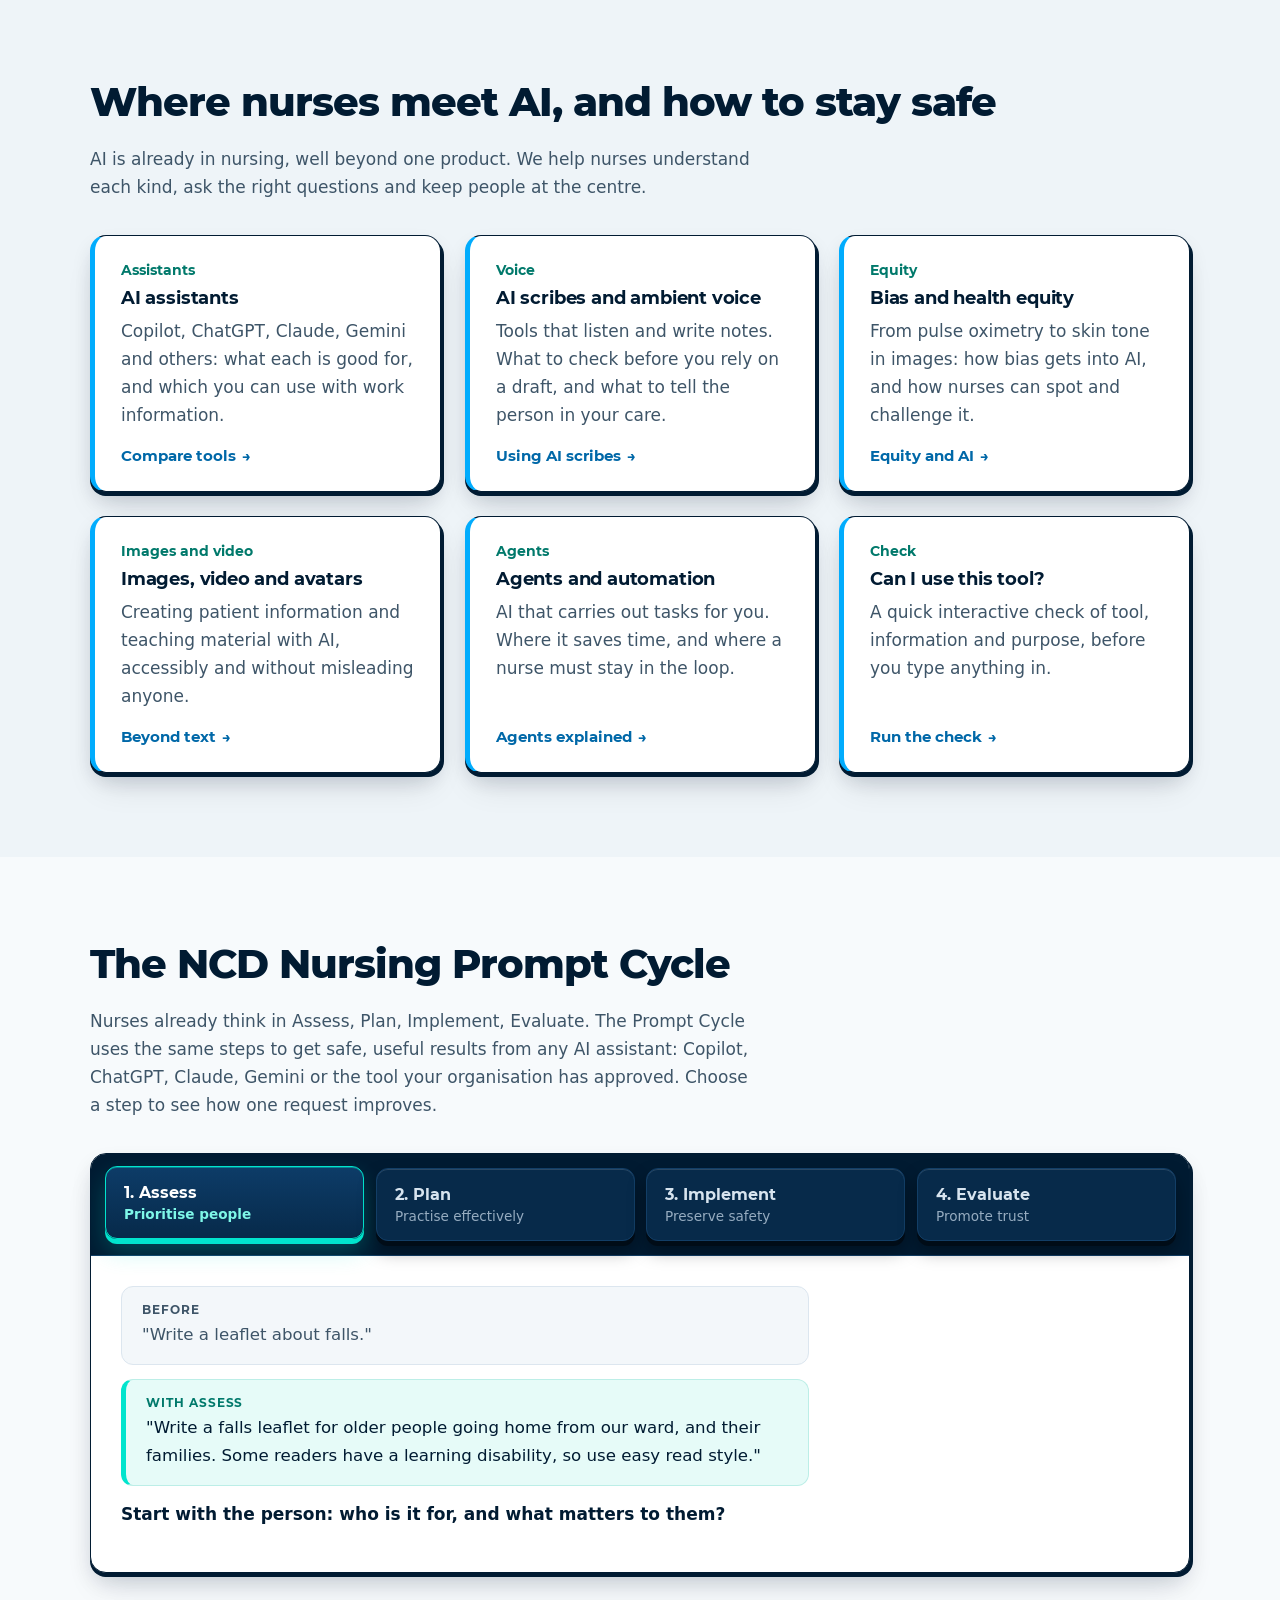
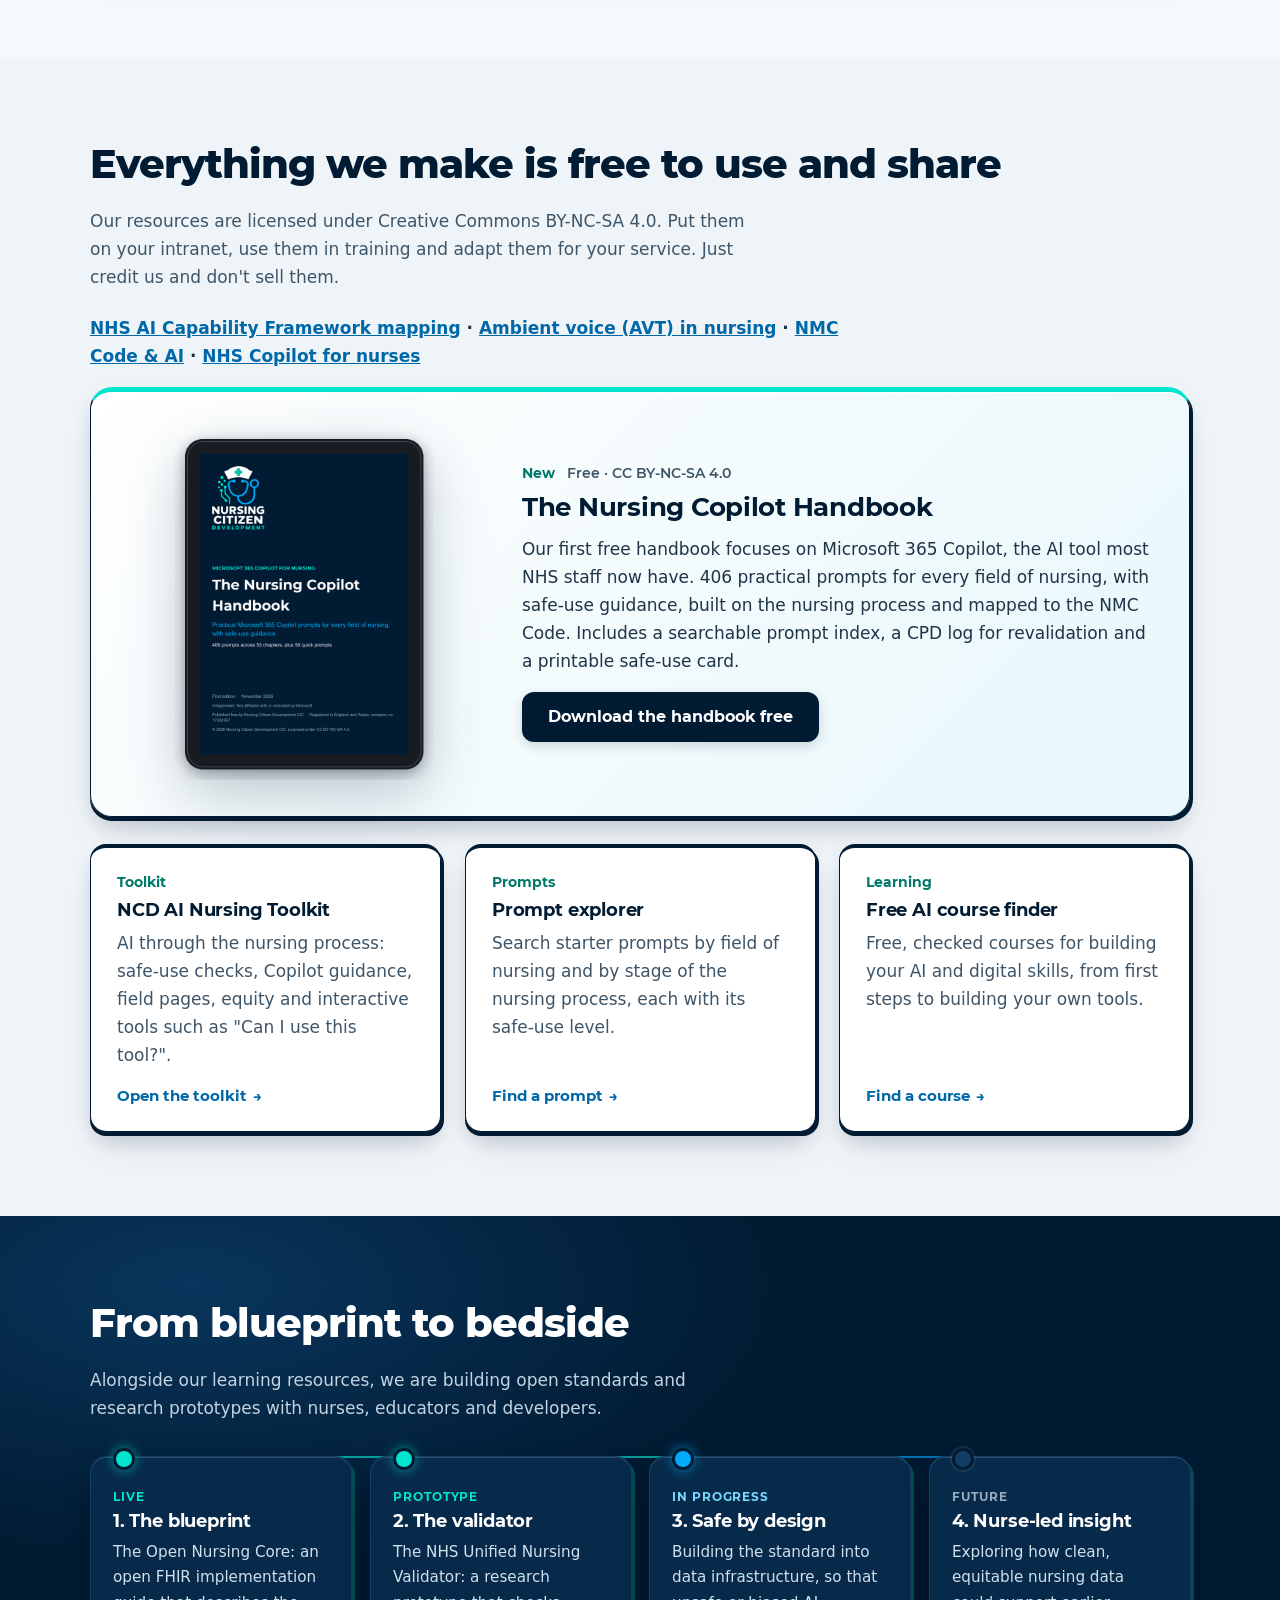
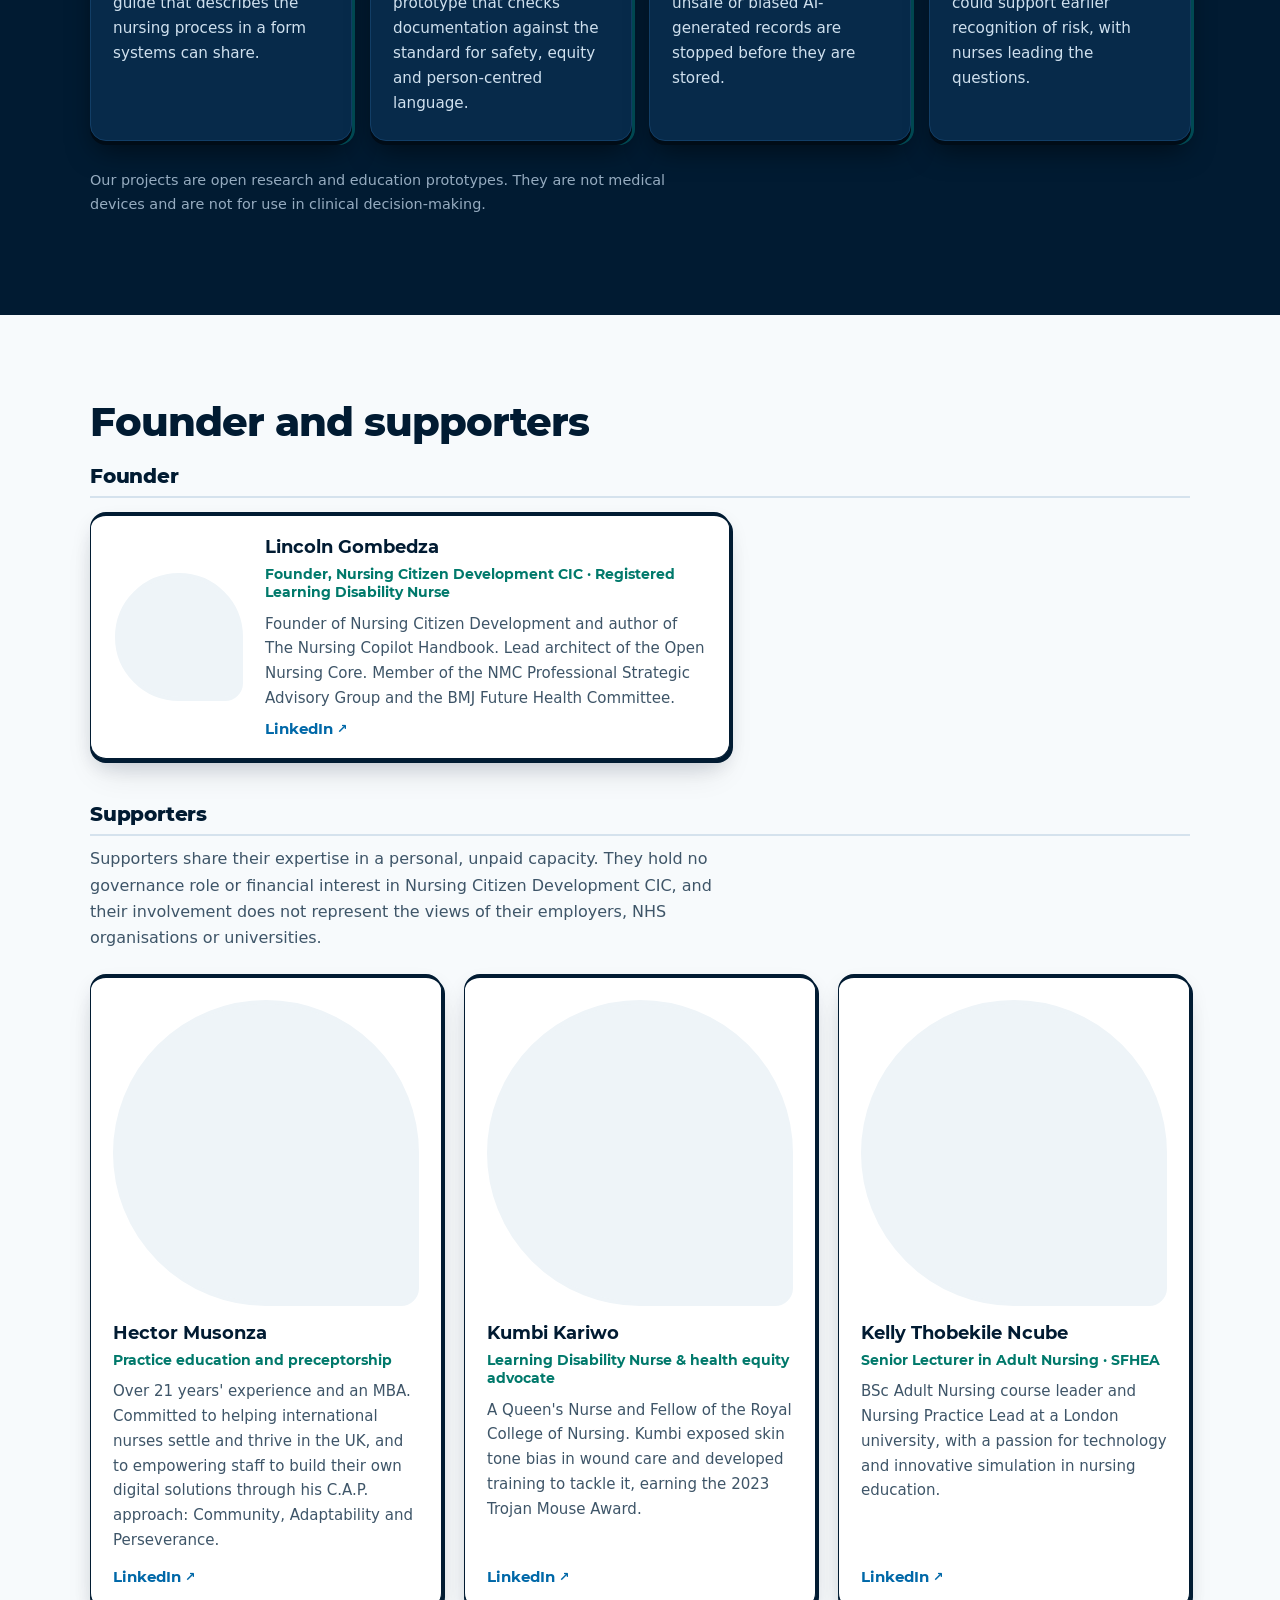
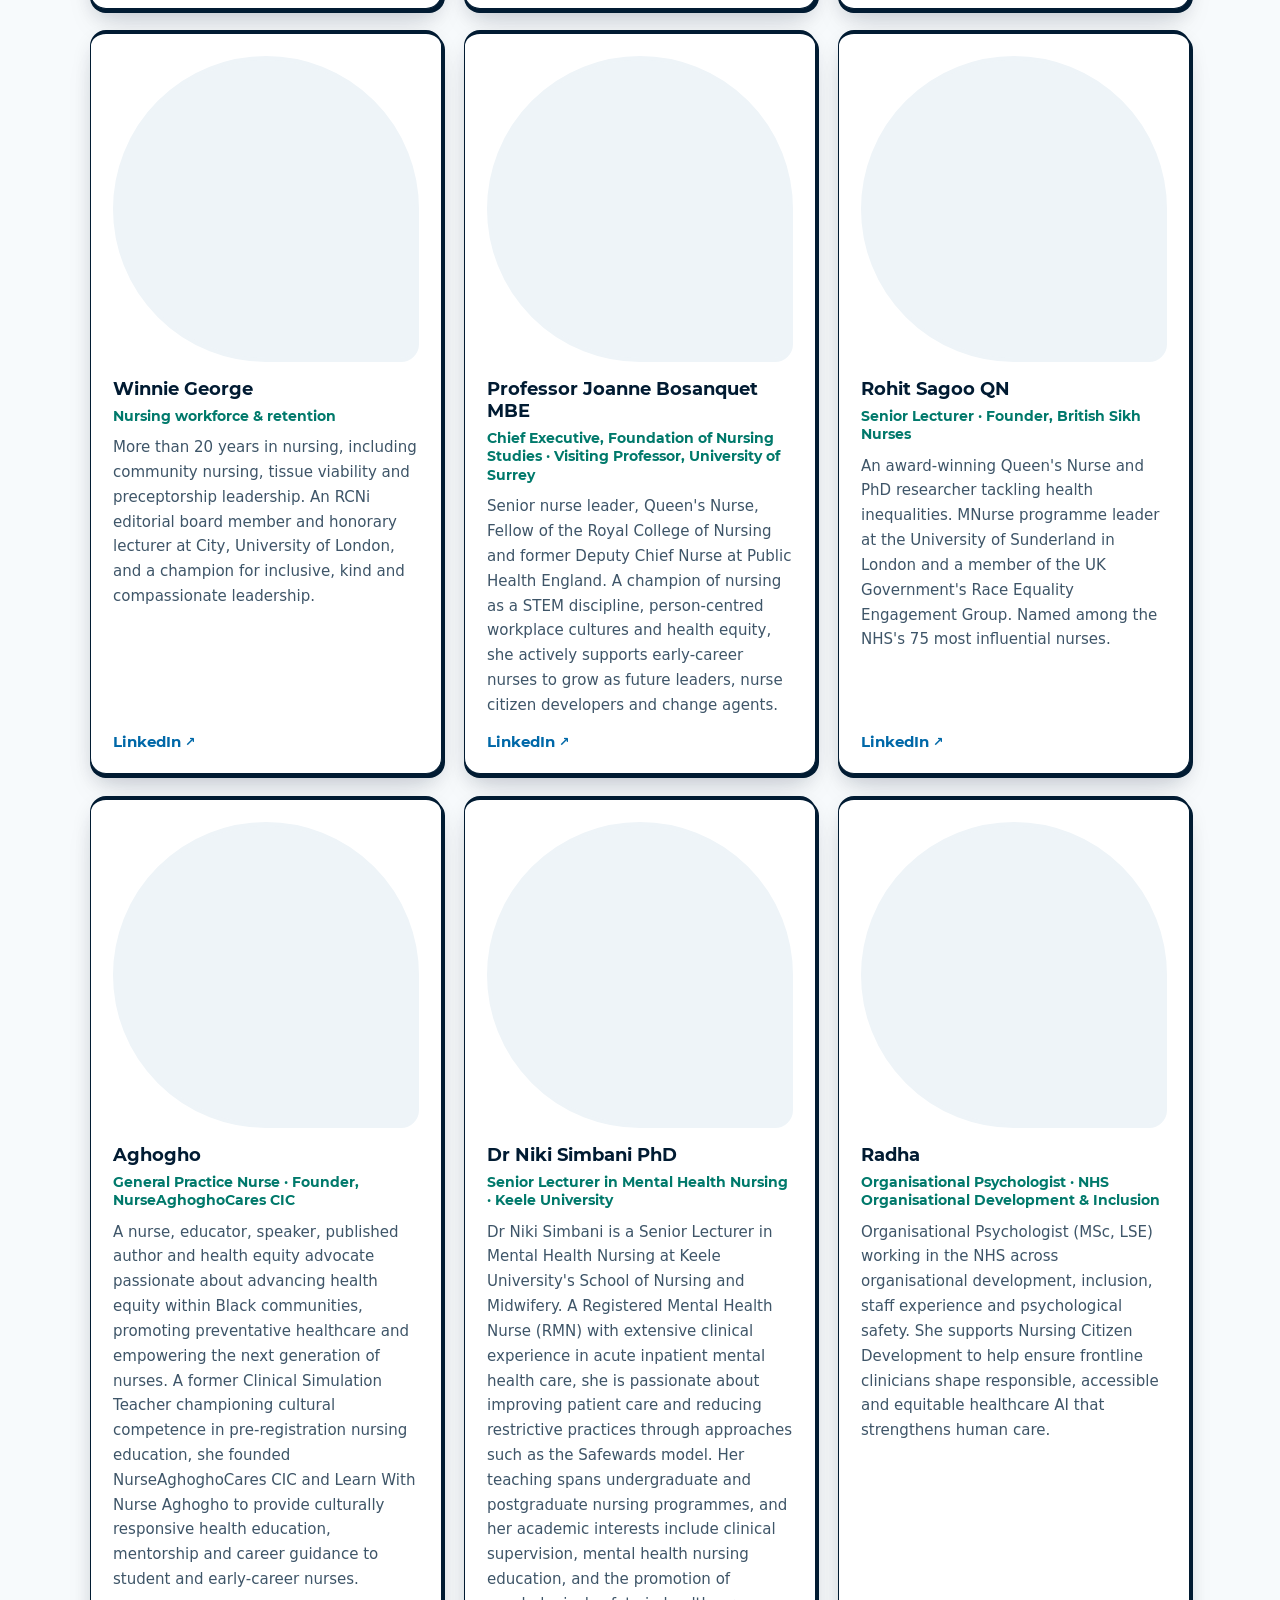
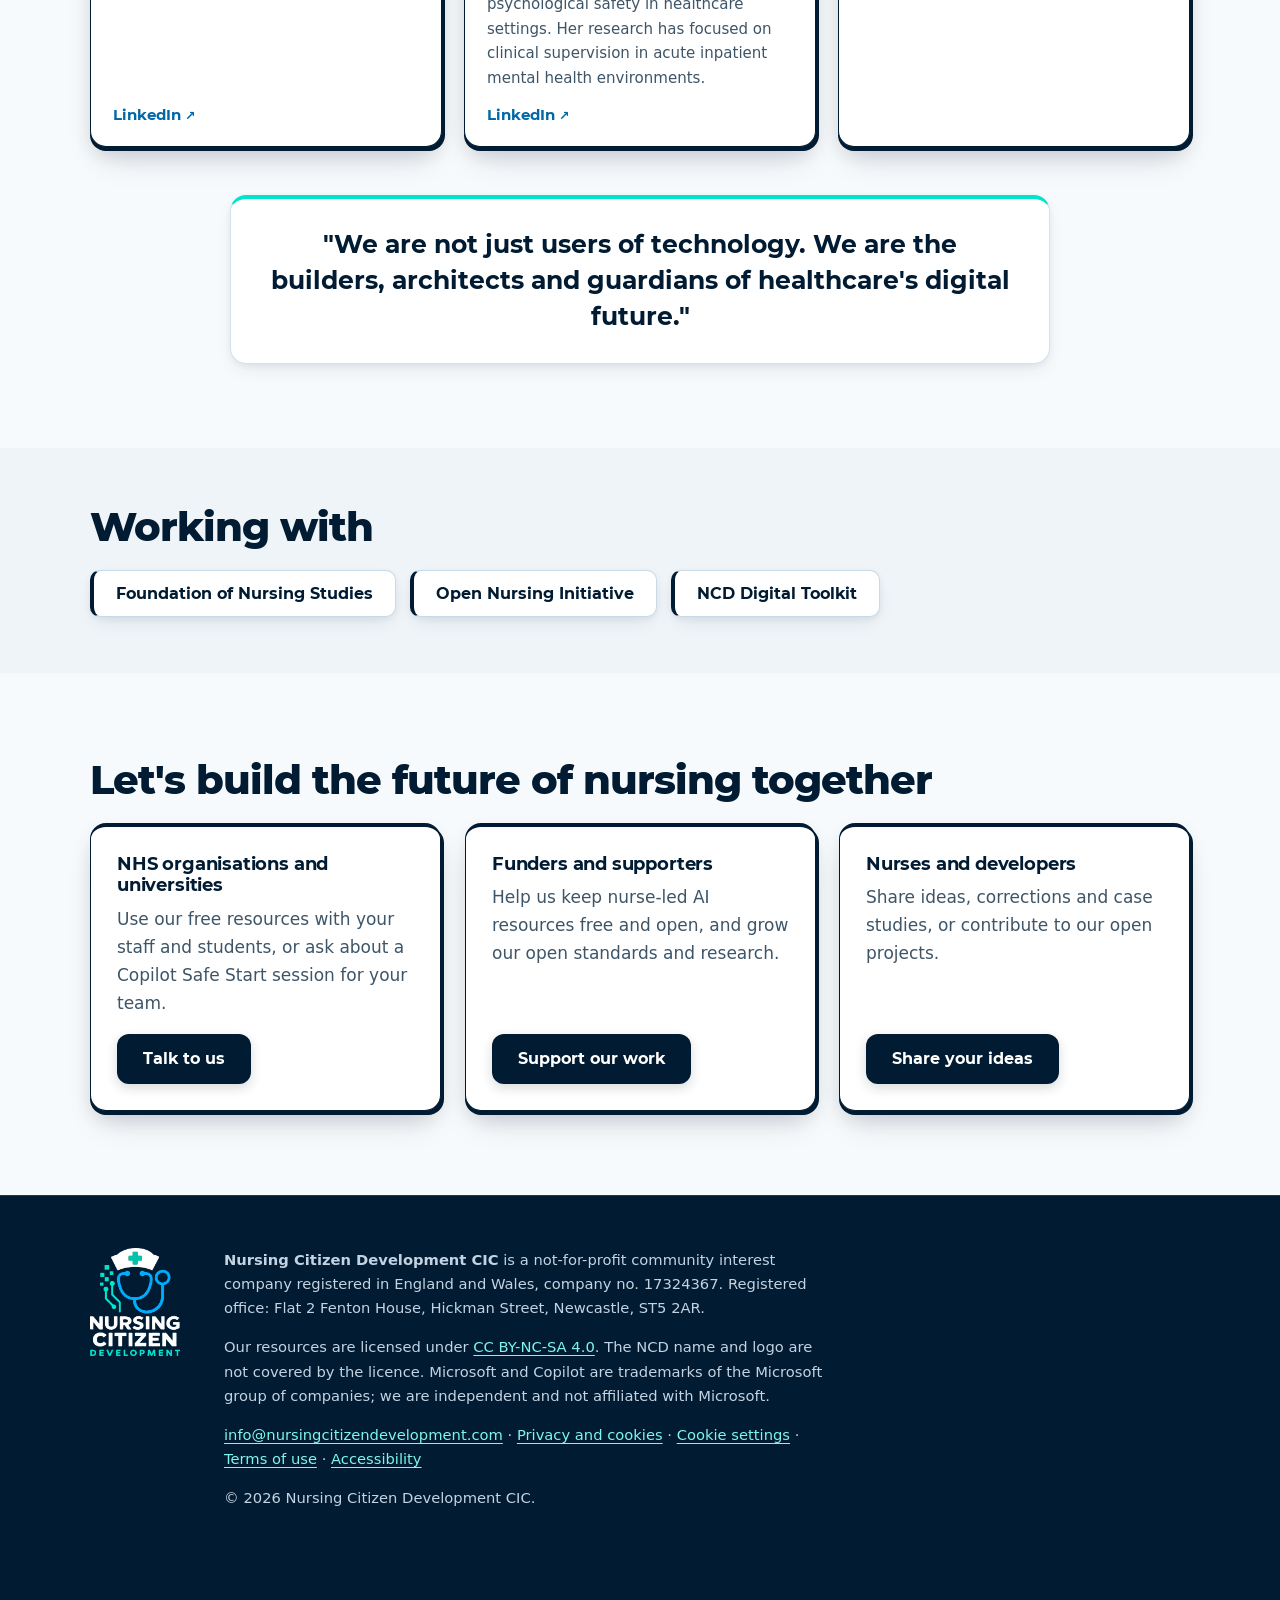
<file: open-source.html>
<!doctype html>
<html lang="en-GB"><head><meta charset="utf-8"><title>Nursing Citizen Development</title>
<meta name="robots" content="noindex"><link rel="canonical" href="https://nursingcitizendevelopment.com/index.html#free">
<meta http-equiv="refresh" content="0; url=index.html#free"></head>
<body><p>This page has moved. <a href="index.html#free">Continue to Nursing Citizen Development</a>.</p></body></html>
</file>
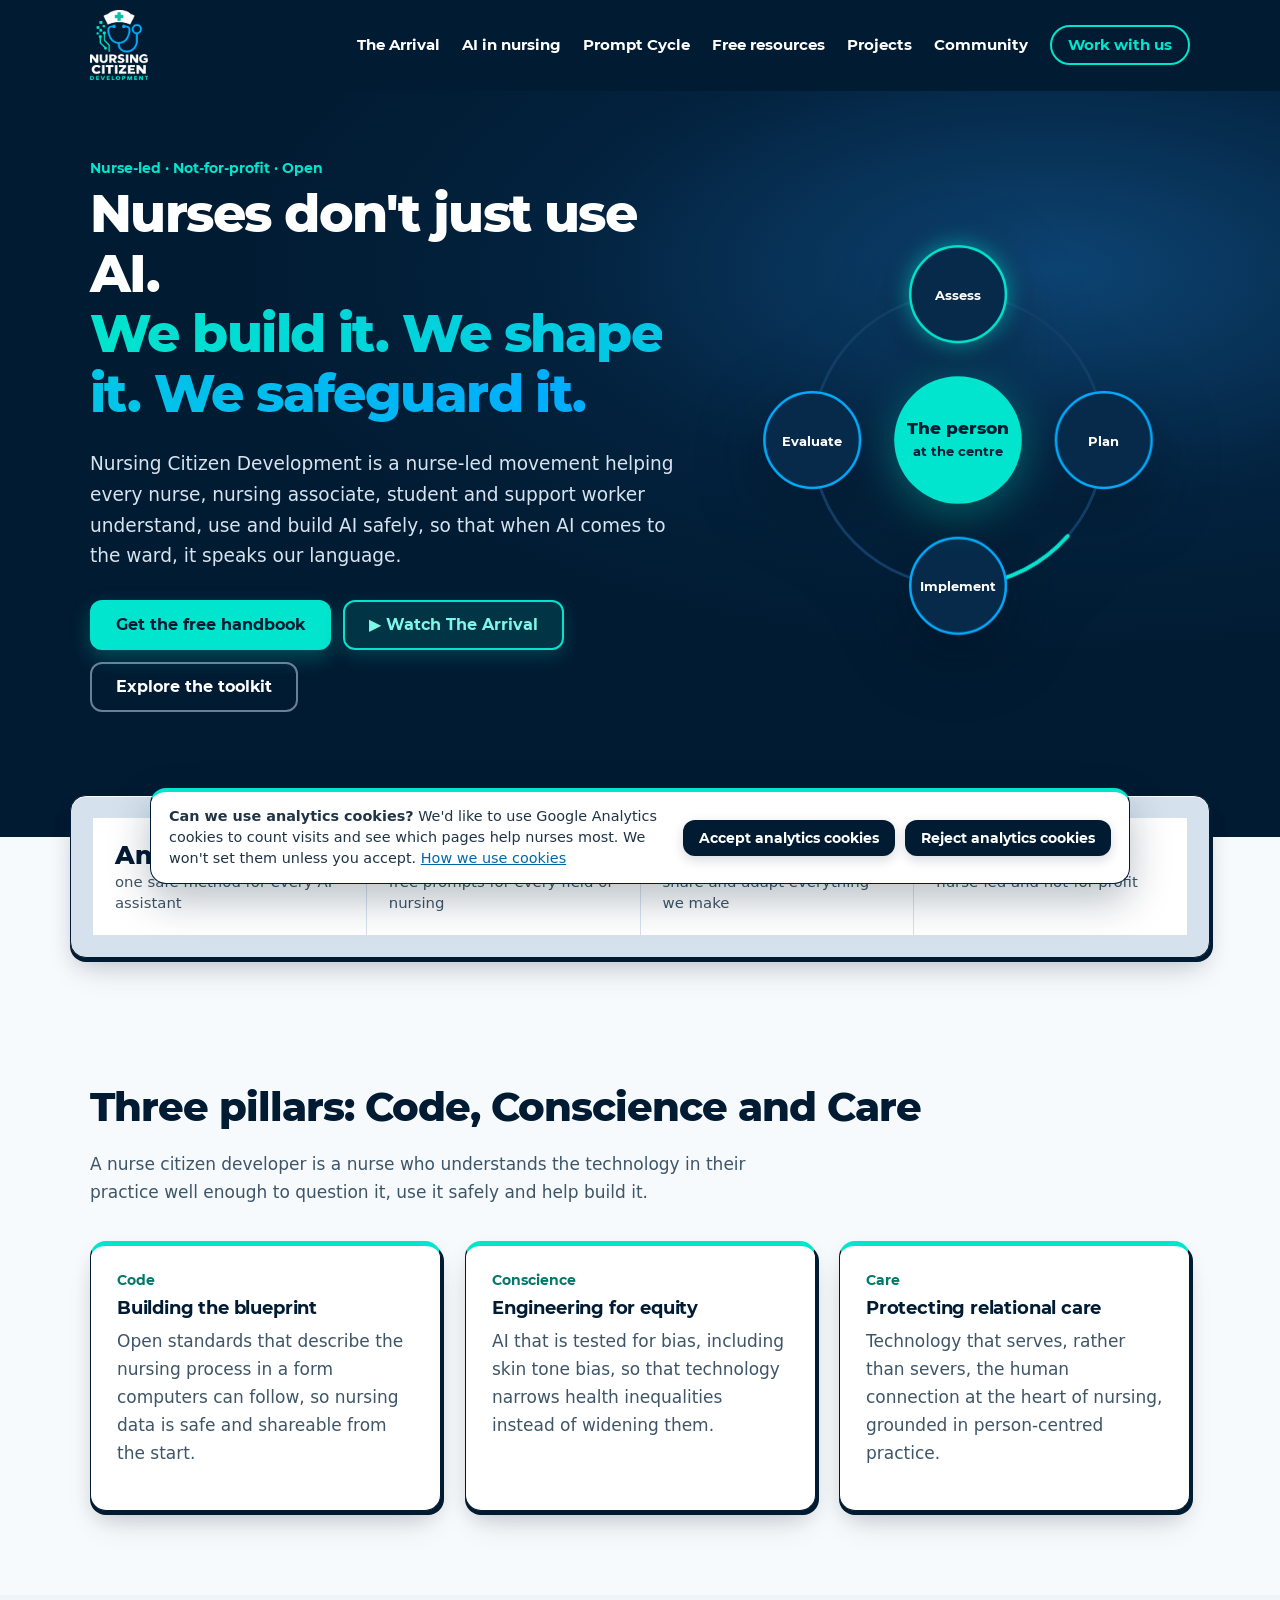
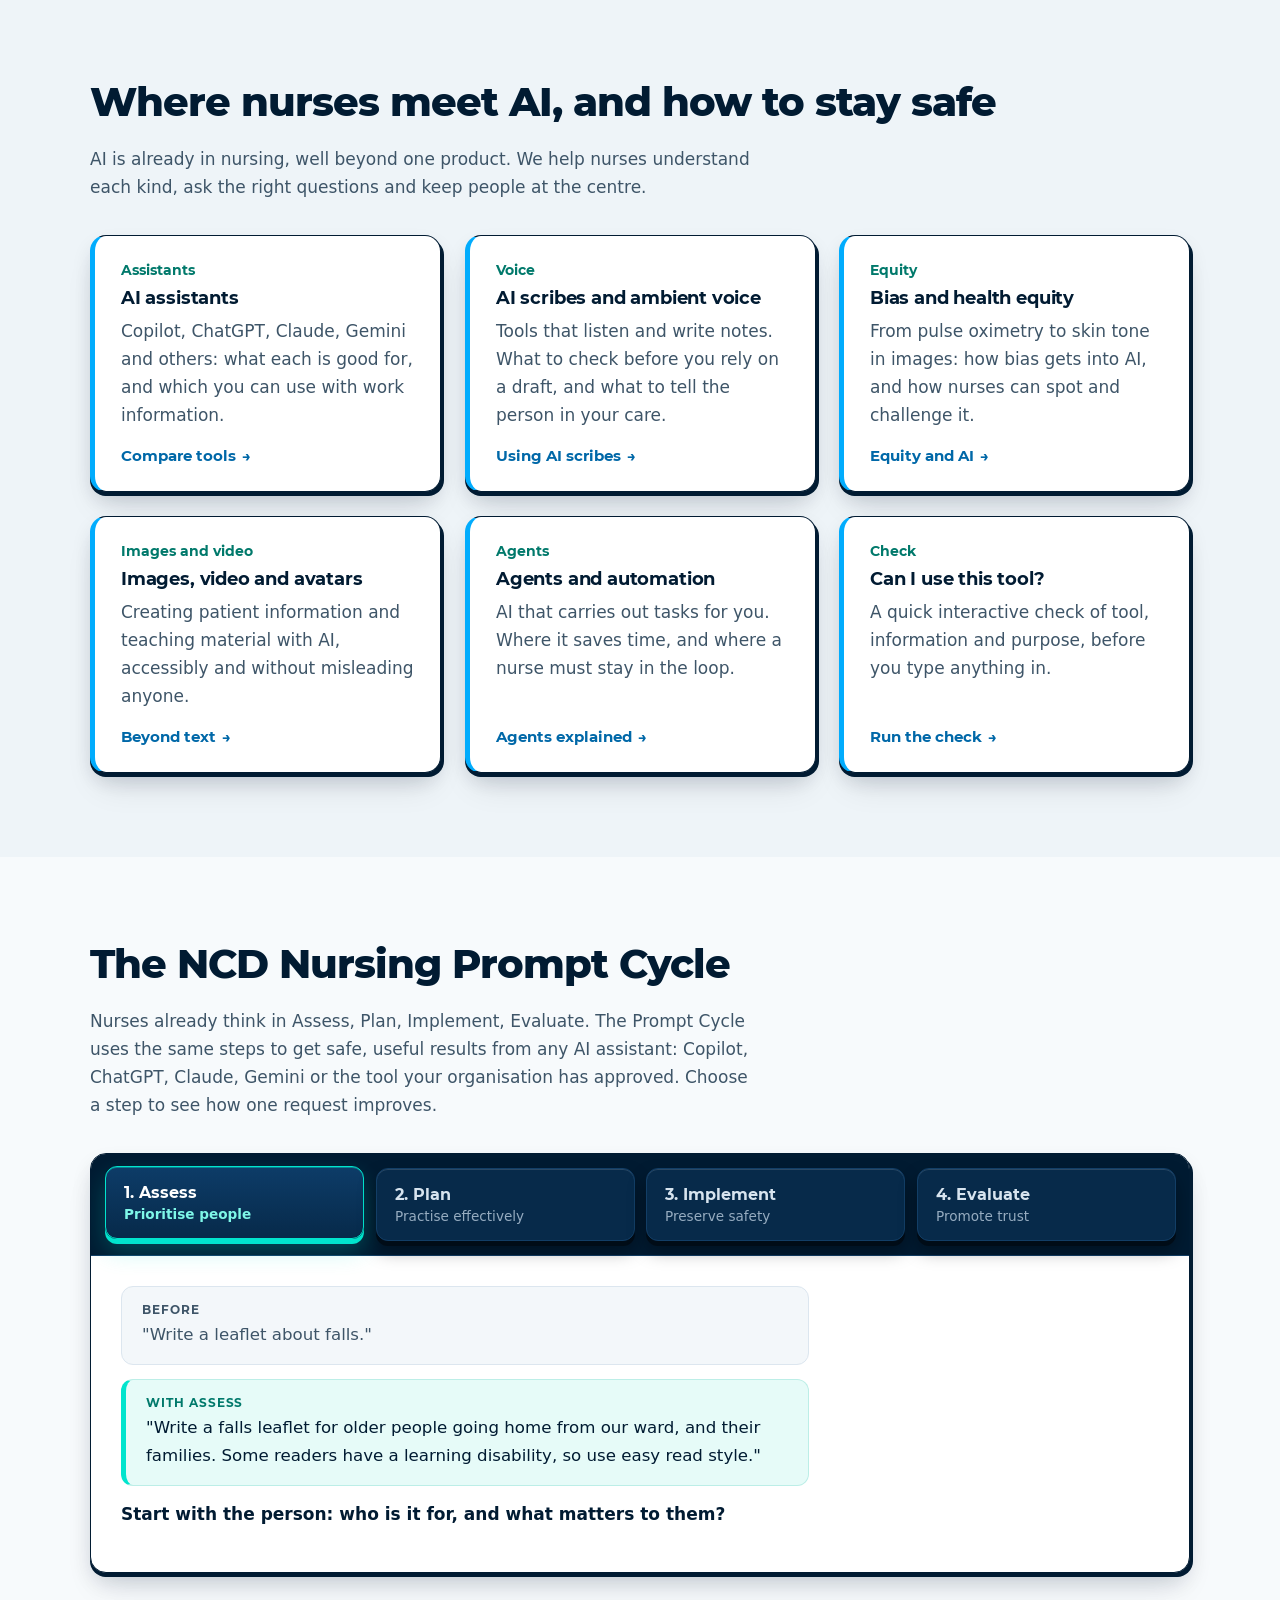
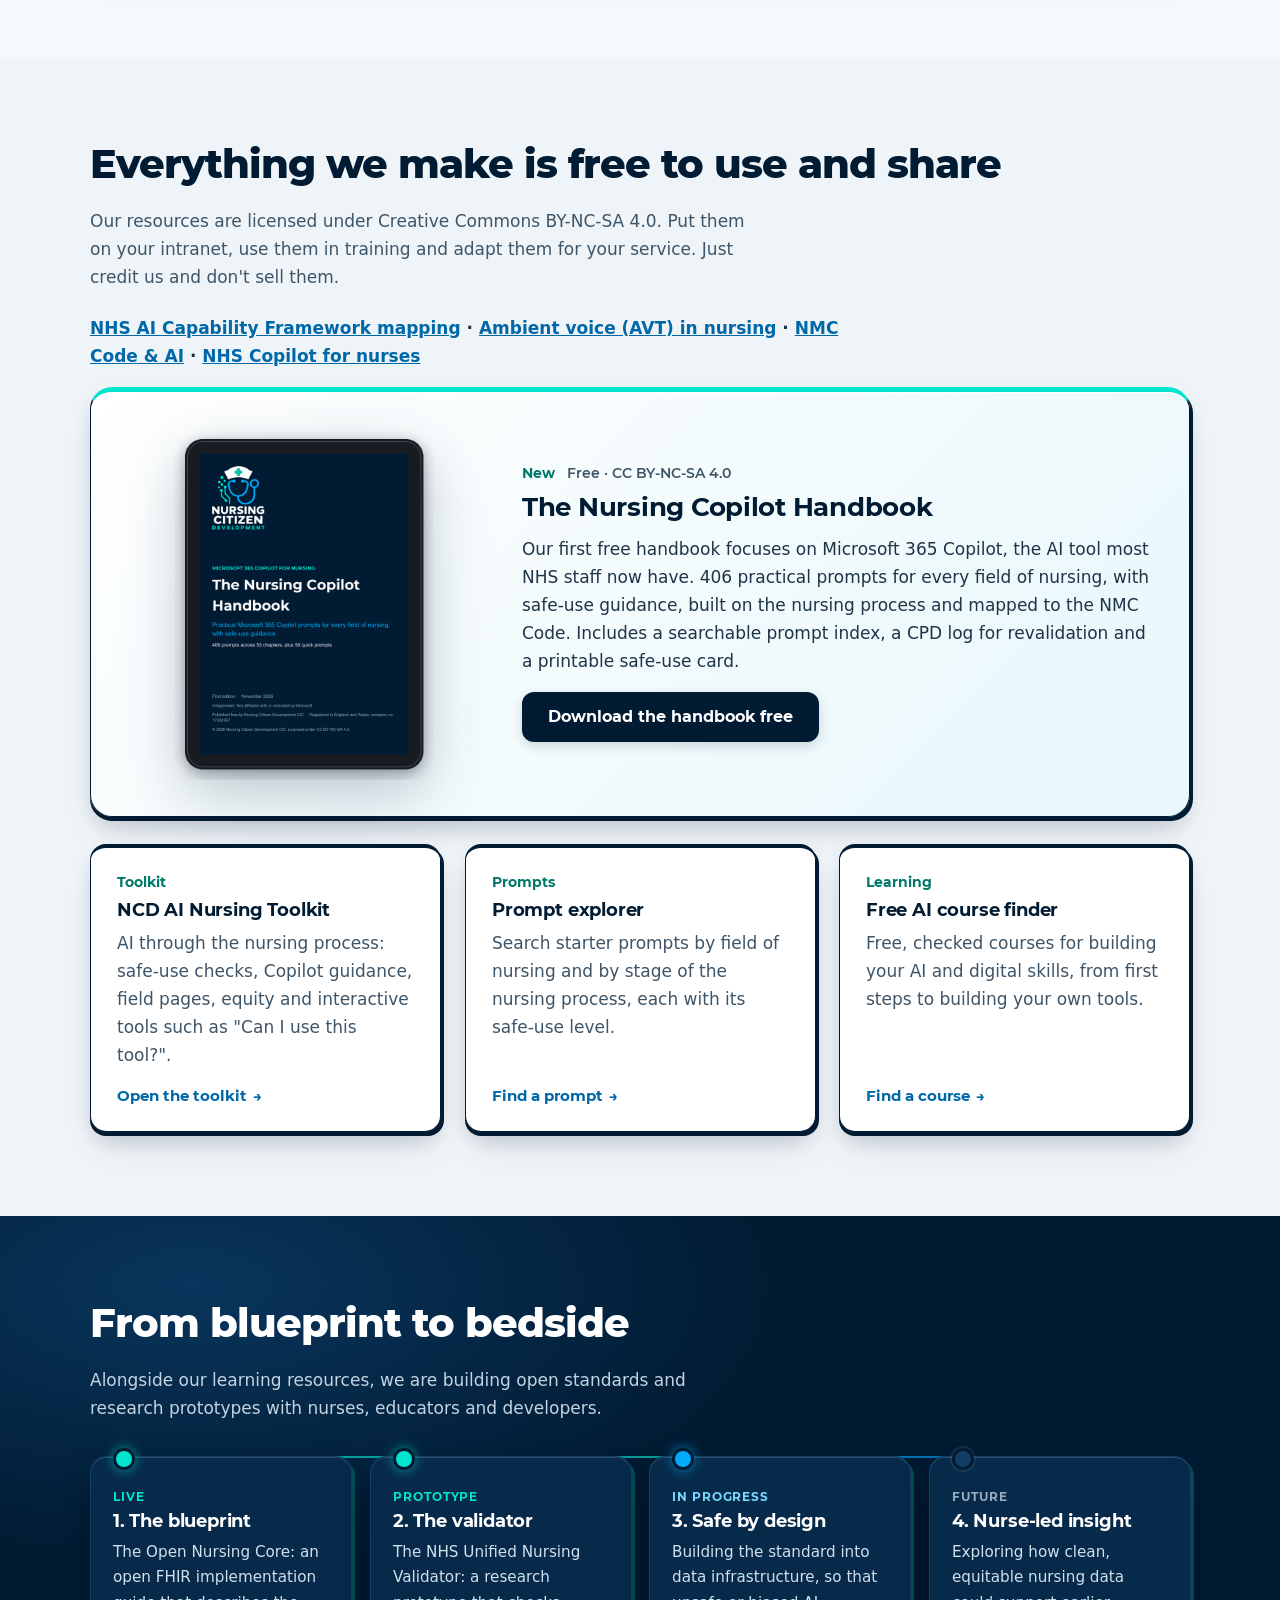
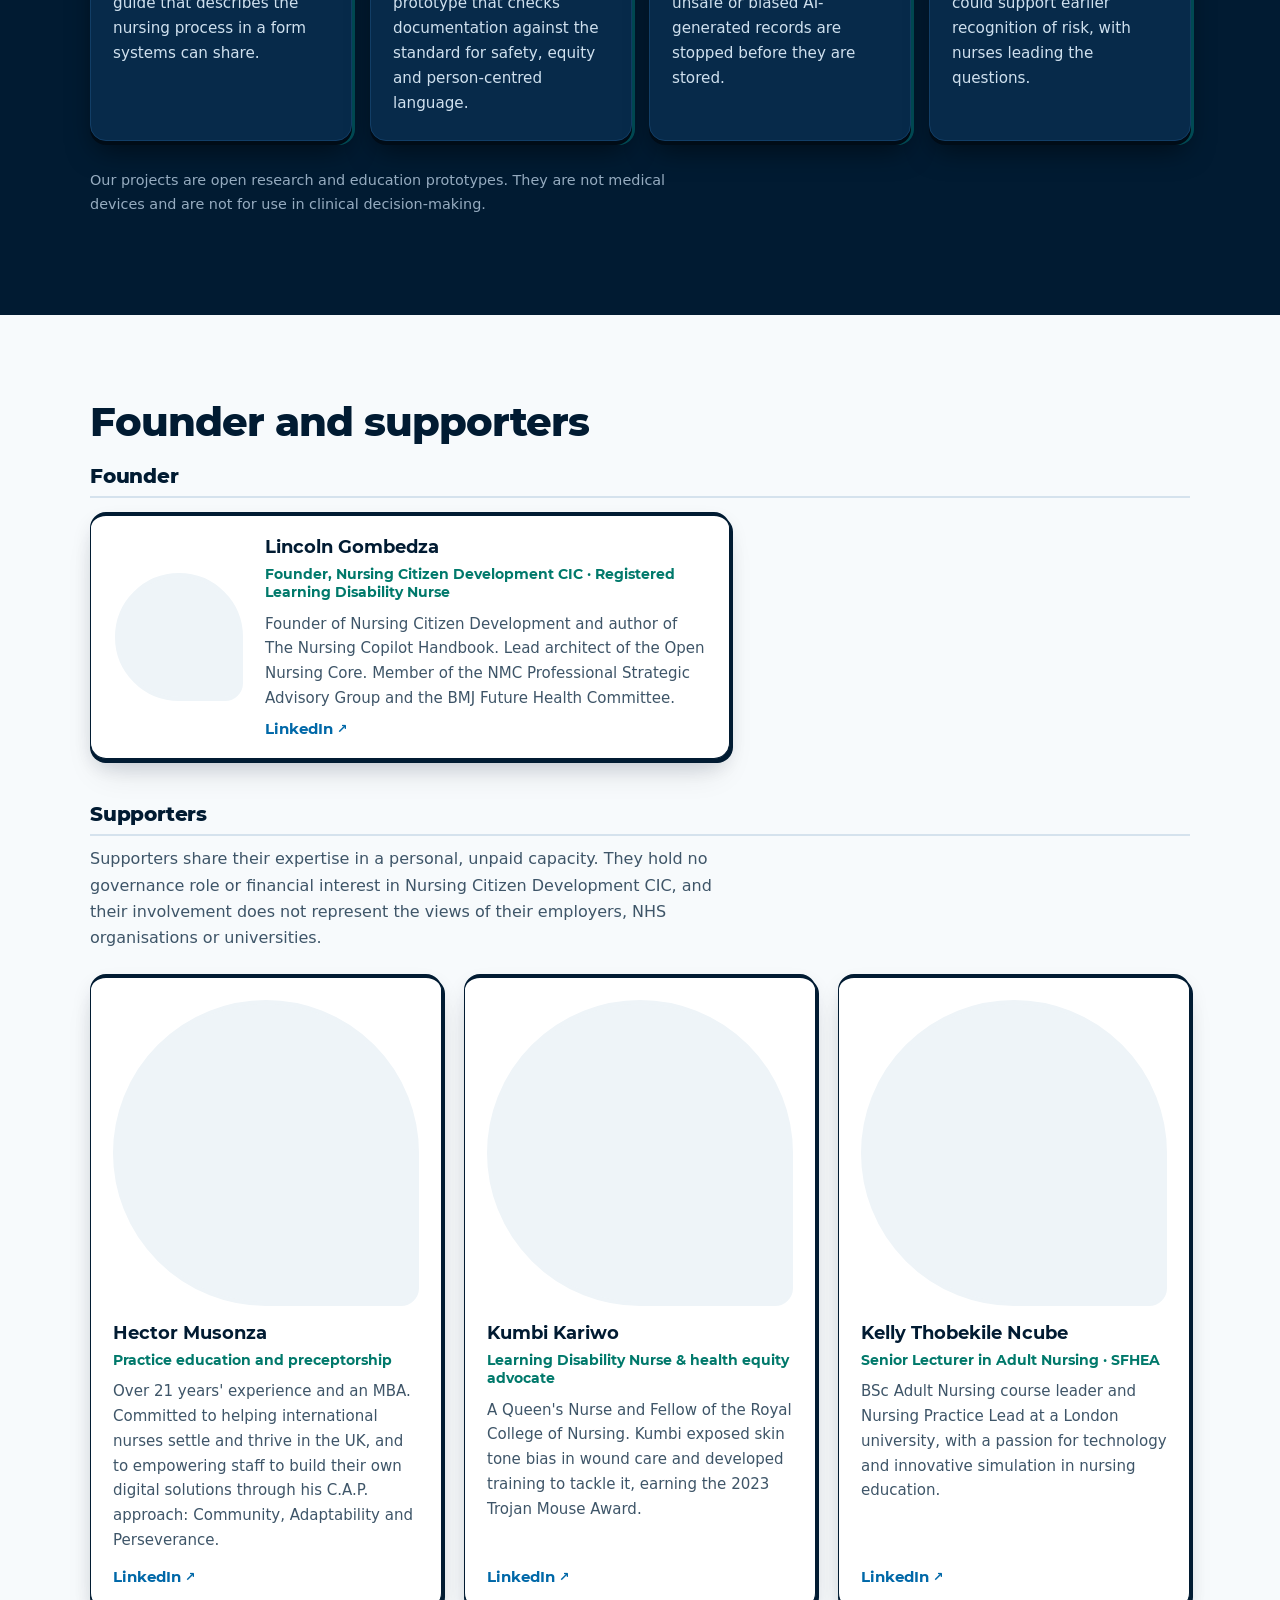
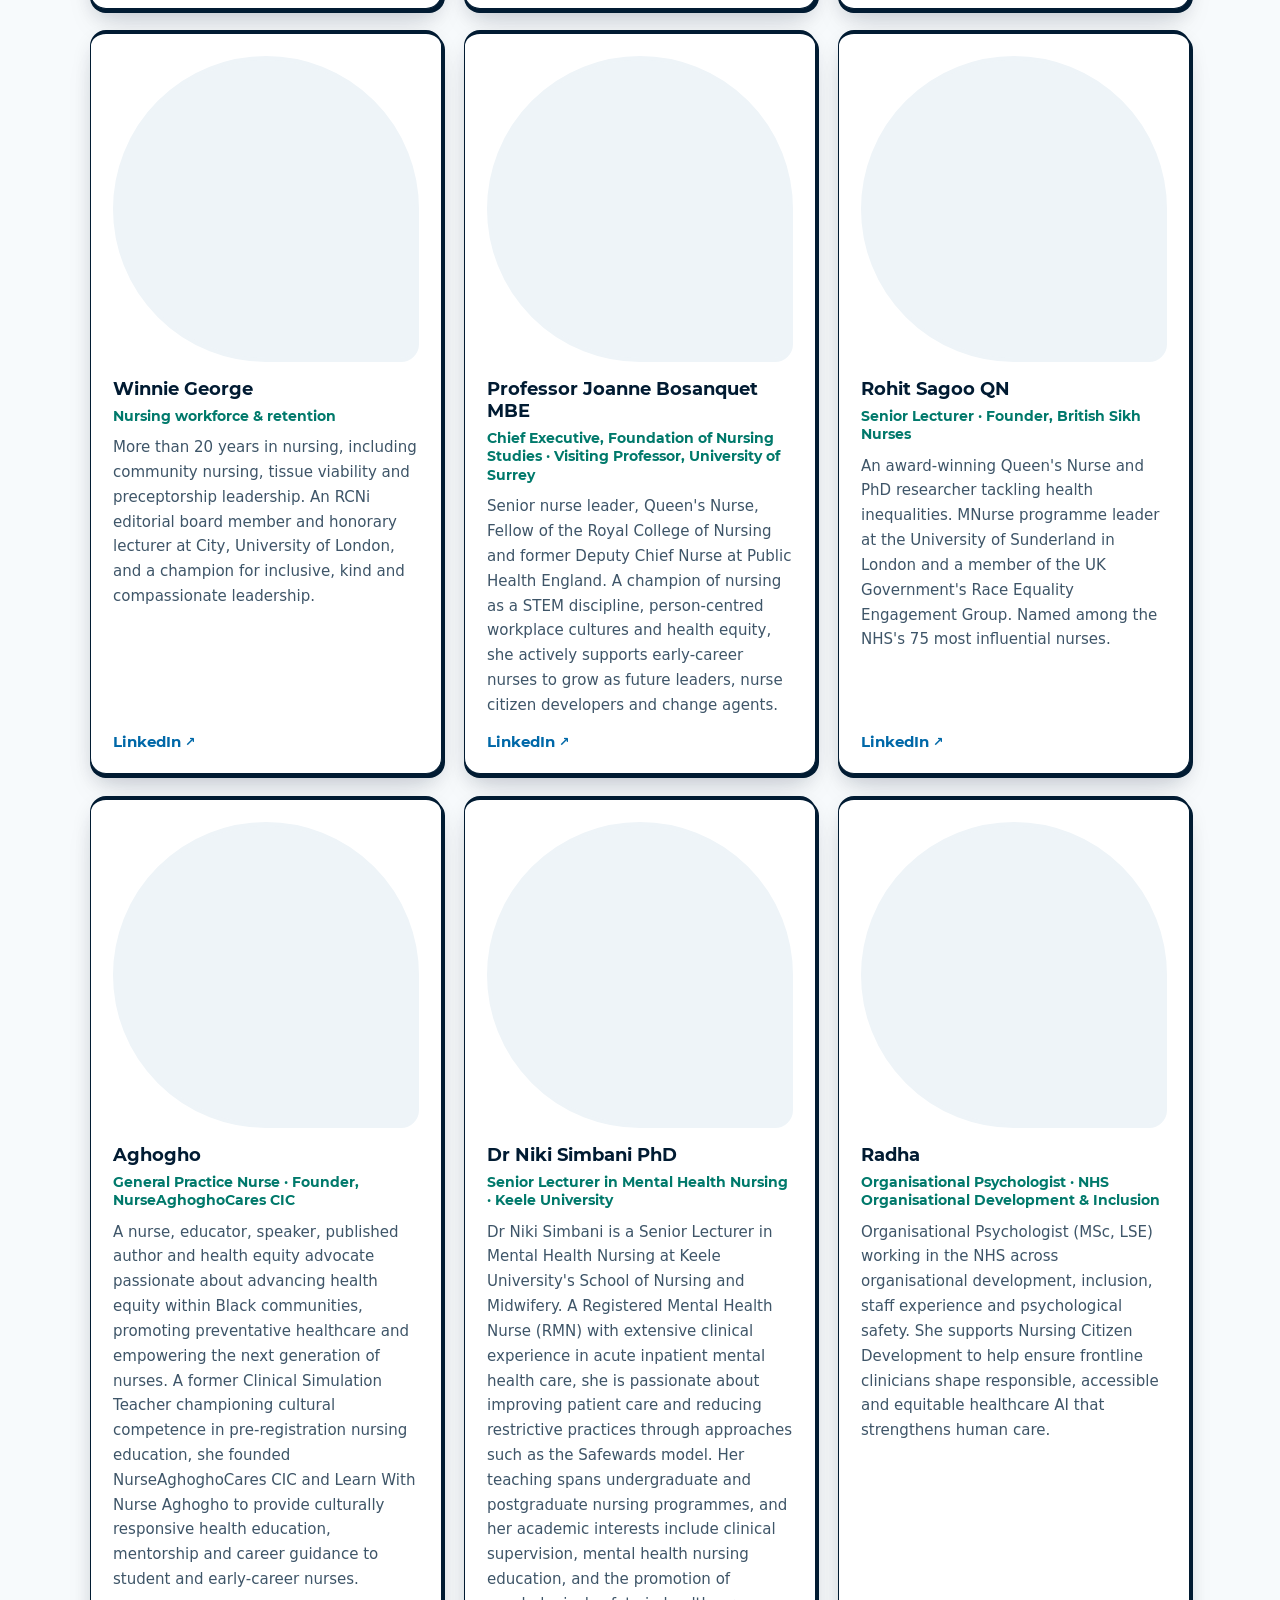
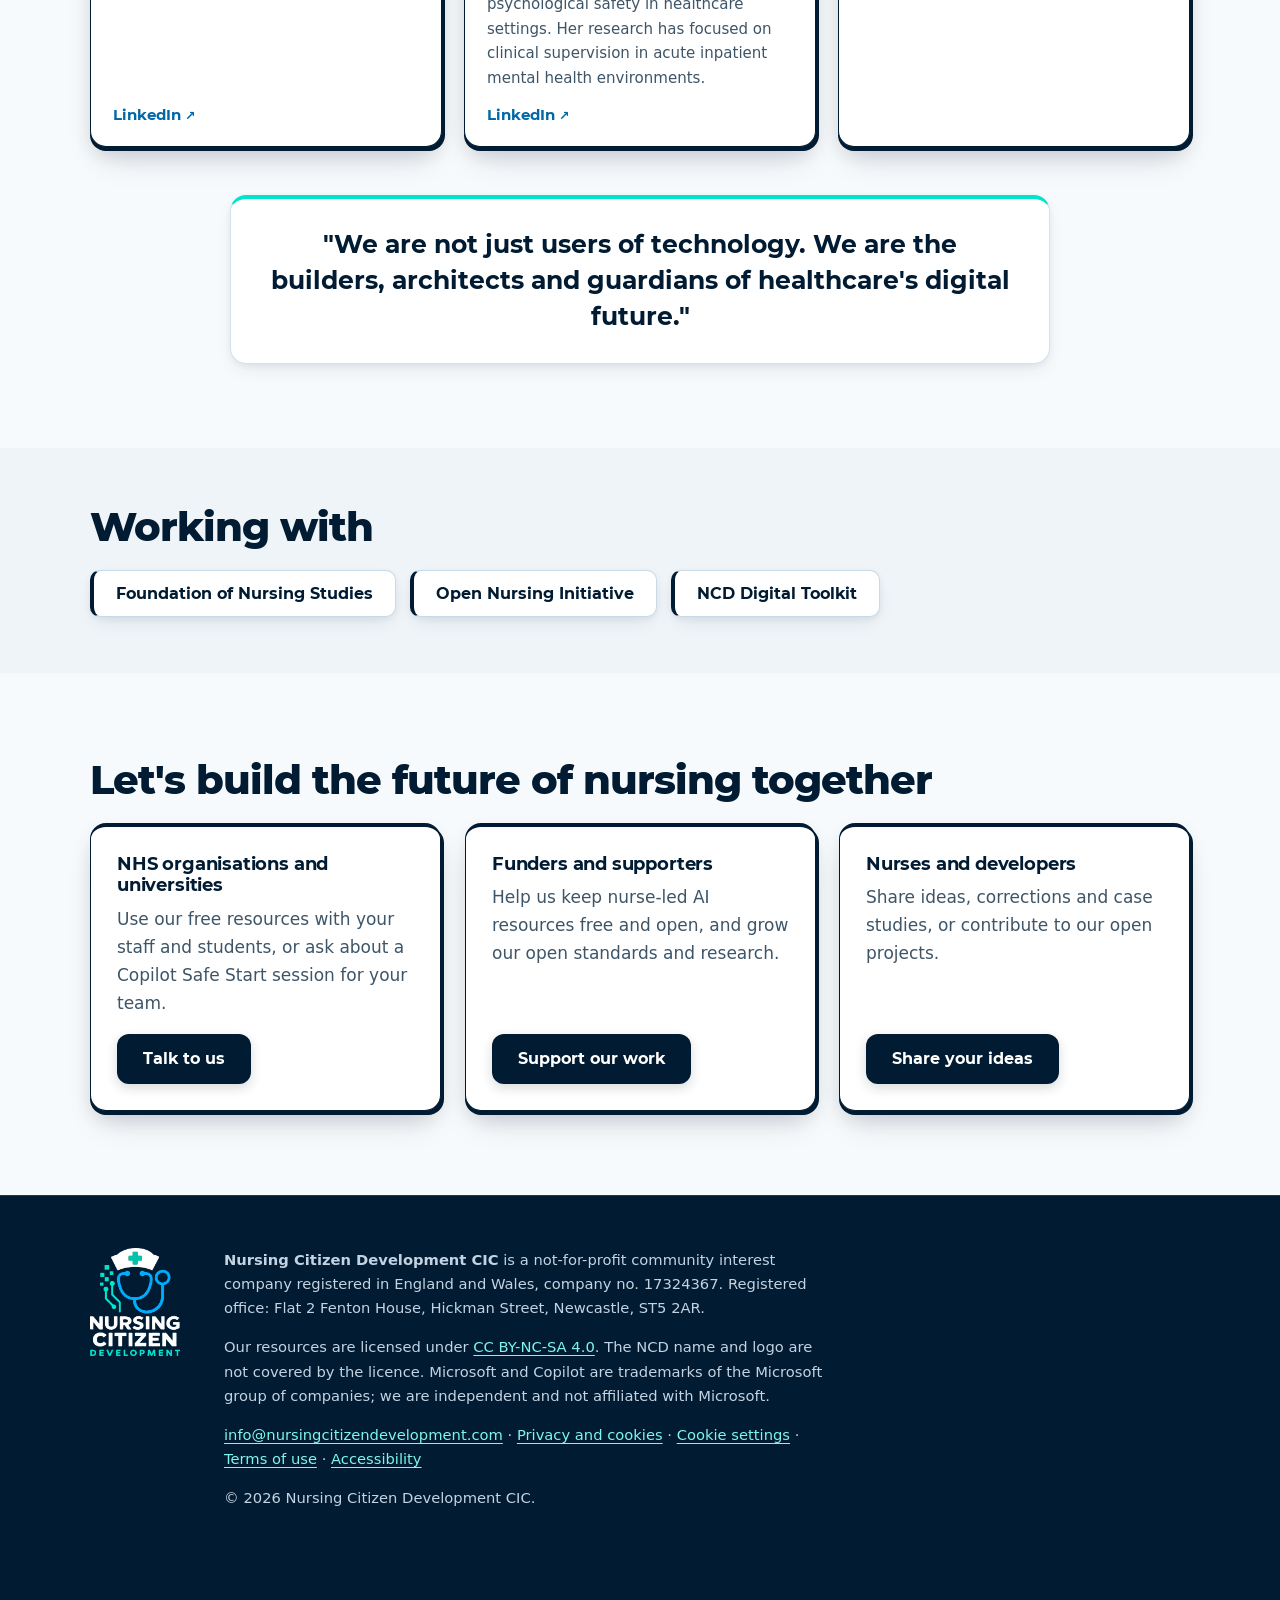
<file: partner.html>
<!doctype html>
<html lang="en-GB"><head><meta charset="utf-8"><title>Nursing Citizen Development</title>
<meta name="robots" content="noindex"><link rel="canonical" href="https://nursingcitizendevelopment.com/index.html#partner">
<meta http-equiv="refresh" content="0; url=index.html#partner"></head>
<body><p>This page has moved. <a href="index.html#partner">Continue to Nursing Citizen Development</a>.</p></body></html>
</file>
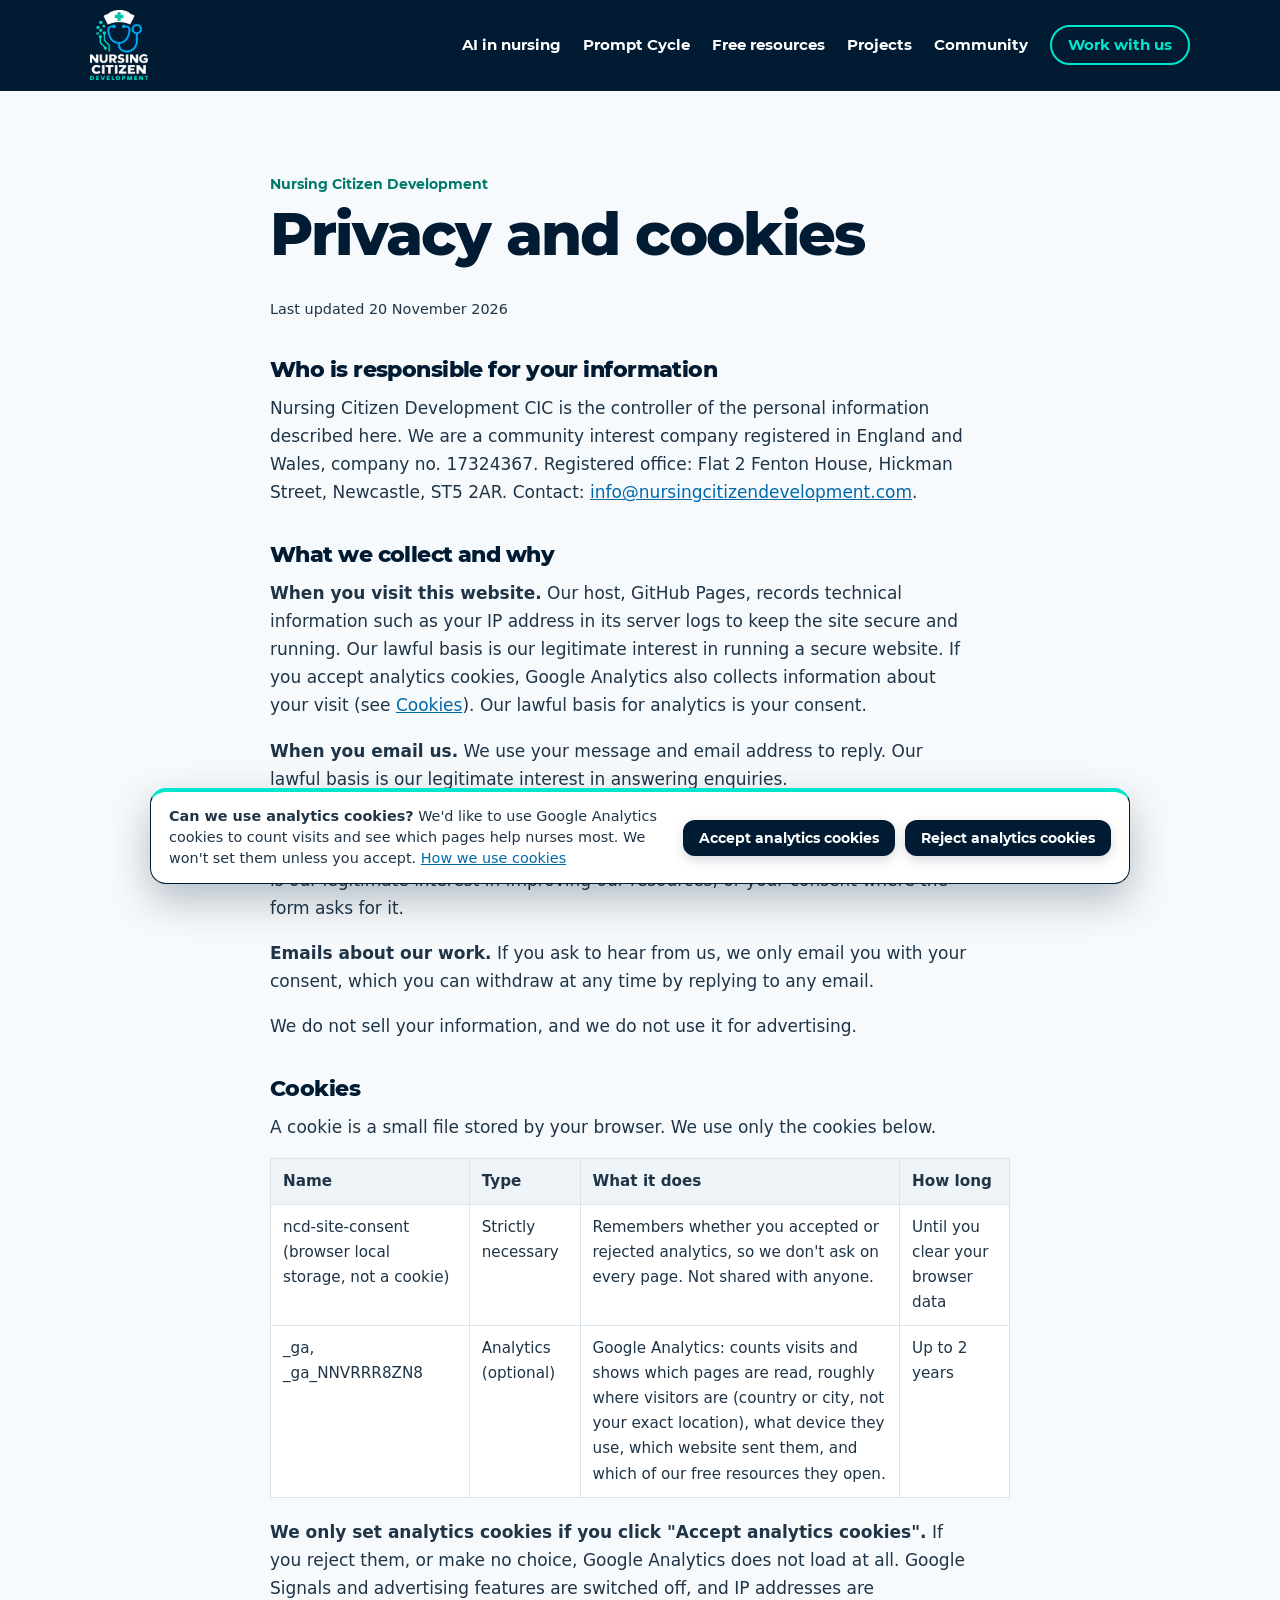
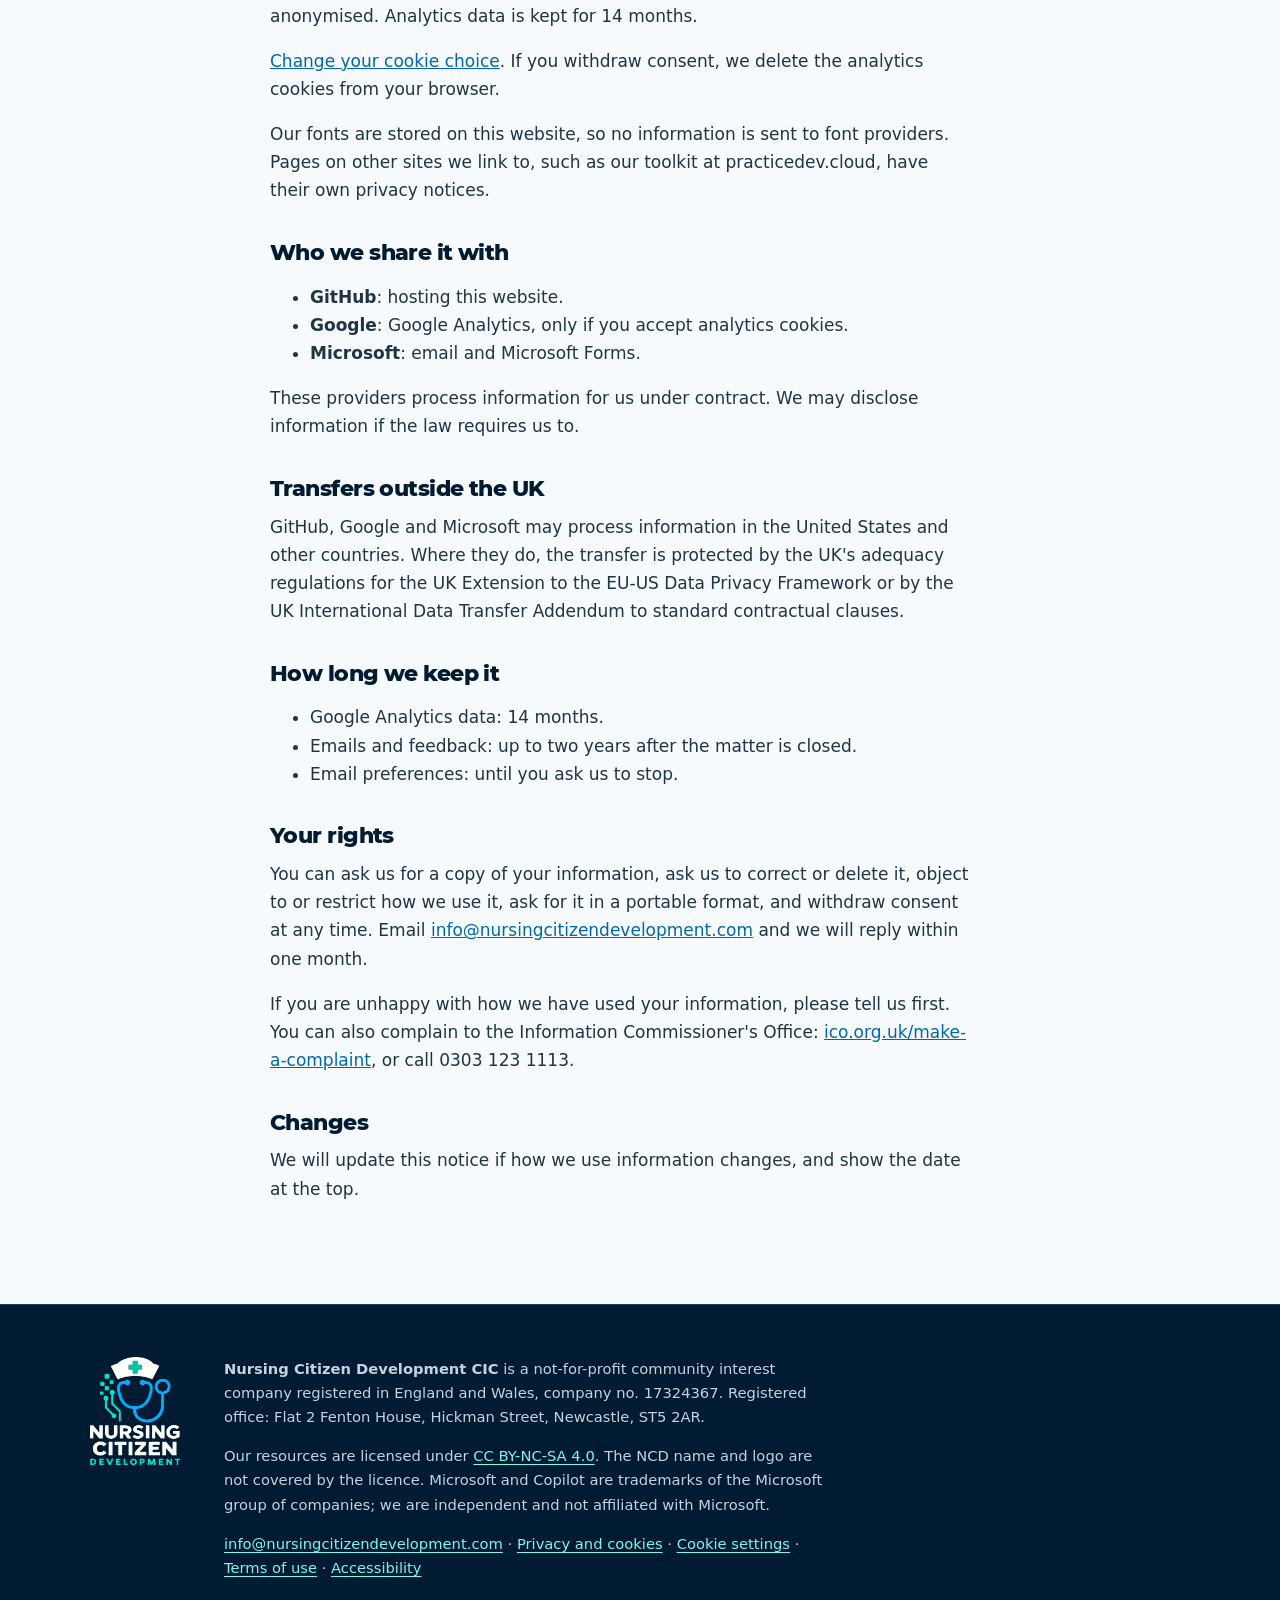
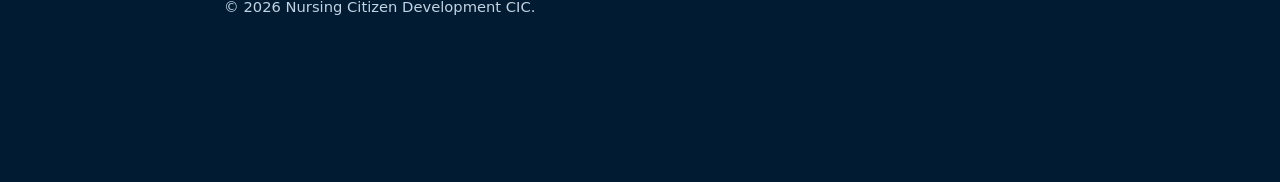
<file: privacy.html>
<!doctype html>
<html lang="en-GB">
<head>
<meta charset="utf-8">
<meta name="viewport" content="width=device-width, initial-scale=1">
<title>Privacy and cookies | Nursing Citizen Development</title>
<meta name="description" content="How Nursing Citizen Development CIC uses personal information and cookies on this website.">
<link rel="canonical" href="https://nursingcitizendevelopment.com/privacy.html">
<meta property="og:type" content="website">
<meta property="og:title" content="Nursing Citizen Development: nurses shaping safe AI">
<meta property="og:description" content="A nurse-led, not-for-profit movement helping nurses understand, use and build AI safely. Free resources for every nurse.">
<meta property="og:url" content="https://nursingcitizendevelopment.com/">
<meta property="og:image" content="https://nursingcitizendevelopment.com/assets/og-image.jpg">
<meta name="twitter:card" content="summary_large_image">
<link rel="stylesheet" href="assets/site.css">
<script src="assets/site.js" defer></script>
<script src="assets/consent.js" defer></script>
</head>
<body>
<a class="skip" href="#main">Skip to content</a>

<header class="top" id="top">
  <div class="wrap">
    <a href="index.html" class="brand" aria-label="Nursing Citizen Development home"><img src="assets/ncd-logo-reversed.png" alt="Nursing Citizen Development"></a>
    <button class="menu" aria-expanded="false" aria-controls="nav">Menu</button>
    <nav id="nav" aria-label="Main">
      <a href="index.html#ai">AI in nursing</a>
      <a href="index.html#cycle">Prompt Cycle</a>
      <a href="index.html#free">Free resources</a>
      <a href="index.html#projects">Projects</a>
      <a href="index.html#team">Community</a>
      <a class="cta" href="index.html#partner">Work with us</a>
    </nav>
  </div>
</header>

<main id="main"><section><div class="wrap doc">
<p class="eyebrow">Nursing Citizen Development</p>
<h1>Privacy and cookies</h1>
<p class="small">Last updated 20 November 2026</p>

<h2>Who is responsible for your information</h2>
<p>Nursing Citizen Development CIC is the controller of the personal information described here. We are a community interest company registered in England and Wales, company no. 17324367. Registered office: Flat 2 Fenton House, Hickman Street, Newcastle, ST5 2AR. Contact: <a href="mailto:info@nursingcitizendevelopment.com">info@nursingcitizendevelopment.com</a>.</p>

<h2>What we collect and why</h2>
<p><strong>When you visit this website.</strong> Our host, GitHub Pages, records technical information such as your IP address in its server logs to keep the site secure and running. Our lawful basis is our legitimate interest in running a secure website. If you accept analytics cookies, Google Analytics also collects information about your visit (see <a href="#cookies">Cookies</a>). Our lawful basis for analytics is your consent.</p>
<p><strong>When you email us.</strong> We use your message and email address to reply. Our lawful basis is our legitimate interest in answering enquiries.</p>
<p><strong>When you use our feedback form.</strong> Microsoft Forms processes your answers for us. Only give personal information if you want us to contact you. Our lawful basis is our legitimate interest in improving our resources, or your consent where the form asks for it.</p>
<p><strong>Emails about our work.</strong> If you ask to hear from us, we only email you with your consent, which you can withdraw at any time by replying to any email.</p>
<p>We do not sell your information, and we do not use it for advertising.</p>

<h2 id="cookies">Cookies</h2>
<p>A cookie is a small file stored by your browser. We use only the cookies below.</p>
<table class="cookies">
<thead><tr><th scope="col">Name</th><th scope="col">Type</th><th scope="col">What it does</th><th scope="col">How long</th></tr></thead>
<tbody>
<tr><td>ncd-site-consent (browser local storage, not a cookie)</td><td>Strictly necessary</td><td>Remembers whether you accepted or rejected analytics, so we don't ask on every page. Not shared with anyone.</td><td>Until you clear your browser data</td></tr>
<tr><td>_ga, _ga_NNVRRR8ZN8</td><td>Analytics (optional)</td><td>Google Analytics: counts visits and shows which pages are read, roughly where visitors are (country or city, not your exact location), what device they use, which website sent them, and which of our free resources they open.</td><td>Up to 2 years</td></tr>
</tbody>
</table>
<p><strong>We only set analytics cookies if you click "Accept analytics cookies".</strong> If you reject them, or make no choice, Google Analytics does not load at all. Google Signals and advertising features are switched off, and IP addresses are anonymised. Analytics data is kept for 14 months.</p>
<p><button type="button" class="linkbtn" data-cookie-settings>Change your cookie choice</button>. If you withdraw consent, we delete the analytics cookies from your browser.</p>
<p>Our fonts are stored on this website, so no information is sent to font providers. Pages on other sites we link to, such as our toolkit at practicedev.cloud, have their own privacy notices.</p>

<h2>Who we share it with</h2>
<ul>
<li><strong>GitHub</strong>: hosting this website.</li>
<li><strong>Google</strong>: Google Analytics, only if you accept analytics cookies.</li>
<li><strong>Microsoft</strong>: email and Microsoft Forms.</li>
</ul>
<p>These providers process information for us under contract. We may disclose information if the law requires us to.</p>

<h2>Transfers outside the UK</h2>
<p>GitHub, Google and Microsoft may process information in the United States and other countries. Where they do, the transfer is protected by the UK's adequacy regulations for the UK Extension to the EU-US Data Privacy Framework or by the UK International Data Transfer Addendum to standard contractual clauses.</p>

<h2>How long we keep it</h2>
<ul>
<li>Google Analytics data: 14 months.</li>
<li>Emails and feedback: up to two years after the matter is closed.</li>
<li>Email preferences: until you ask us to stop.</li>
</ul>

<h2>Your rights</h2>
<p>You can ask us for a copy of your information, ask us to correct or delete it, object to or restrict how we use it, ask for it in a portable format, and withdraw consent at any time. Email <a href="mailto:info@nursingcitizendevelopment.com">info@nursingcitizendevelopment.com</a> and we will reply within one month.</p>
<p>If you are unhappy with how we have used your information, please tell us first. You can also complain to the Information Commissioner's Office: <a href="https://ico.org.uk/make-a-complaint/">ico.org.uk/make-a-complaint</a>, or call 0303 123 1113.</p>

<h2>Changes</h2>
<p>We will update this notice if how we use information changes, and show the date at the top.</p></div></section></main>

<footer>
  <div class="wrap">
    <div class="foot">
      <img src="assets/ncd-logo-reversed.png" alt="" width="90">
      <div>
        <p><strong>Nursing Citizen Development CIC</strong> is a not-for-profit community interest company registered in England and Wales, company no. 17324367. Registered office: Flat 2 Fenton House, Hickman Street, Newcastle, ST5 2AR.</p>
        <p>Our resources are licensed under <a href="https://creativecommons.org/licenses/by-nc-sa/4.0/">CC BY-NC-SA 4.0</a>. The NCD name and logo are not covered by the licence. Microsoft and Copilot are trademarks of the Microsoft group of companies; we are independent and not affiliated with Microsoft.</p>
        <p><a href="mailto:info@nursingcitizendevelopment.com">info@nursingcitizendevelopment.com</a> · <a href="privacy.html">Privacy and cookies</a> · <a href="privacy.html#cookies" data-cookie-settings>Cookie settings</a> · <a href="terms.html">Terms of use</a> · <a href="accessibility.html">Accessibility</a></p>
        <p>© 2026 Nursing Citizen Development CIC.</p>
      </div>
    </div>
  </div>
</footer>
</body>
</html>
</file>
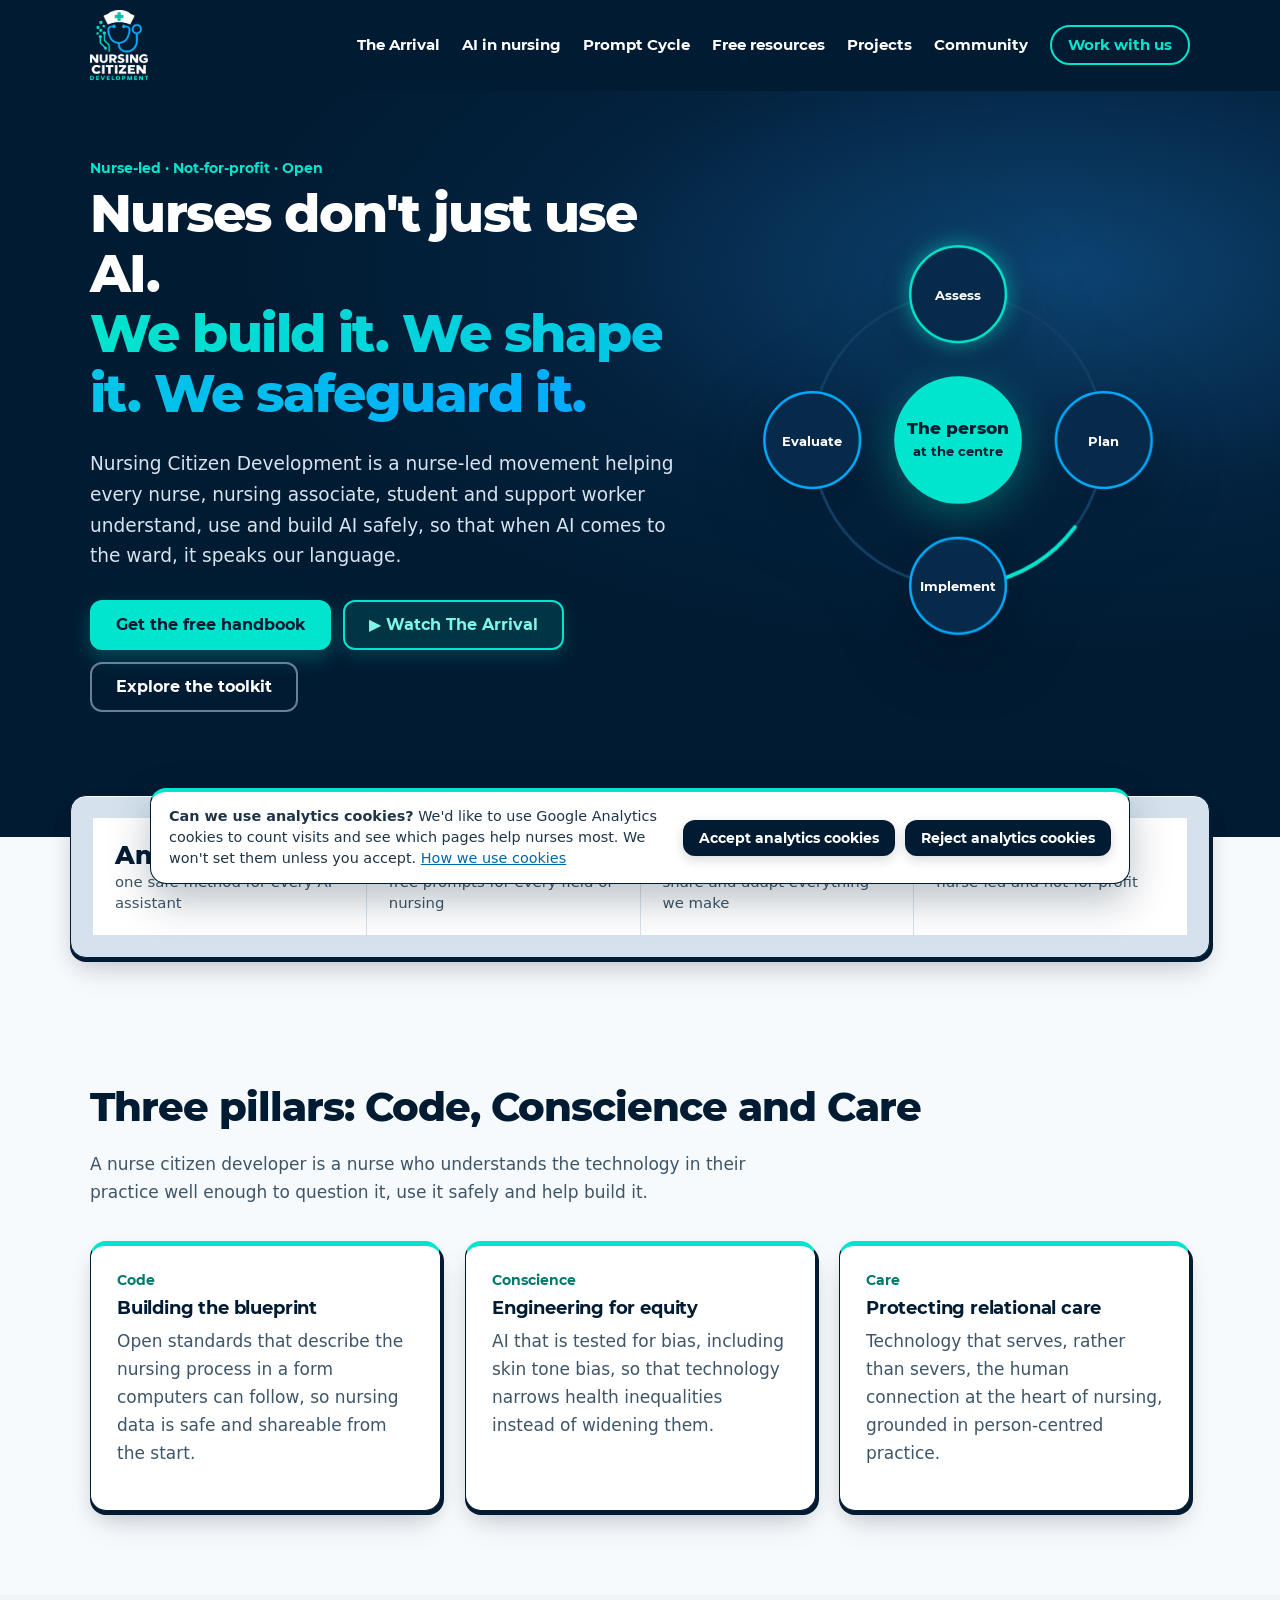
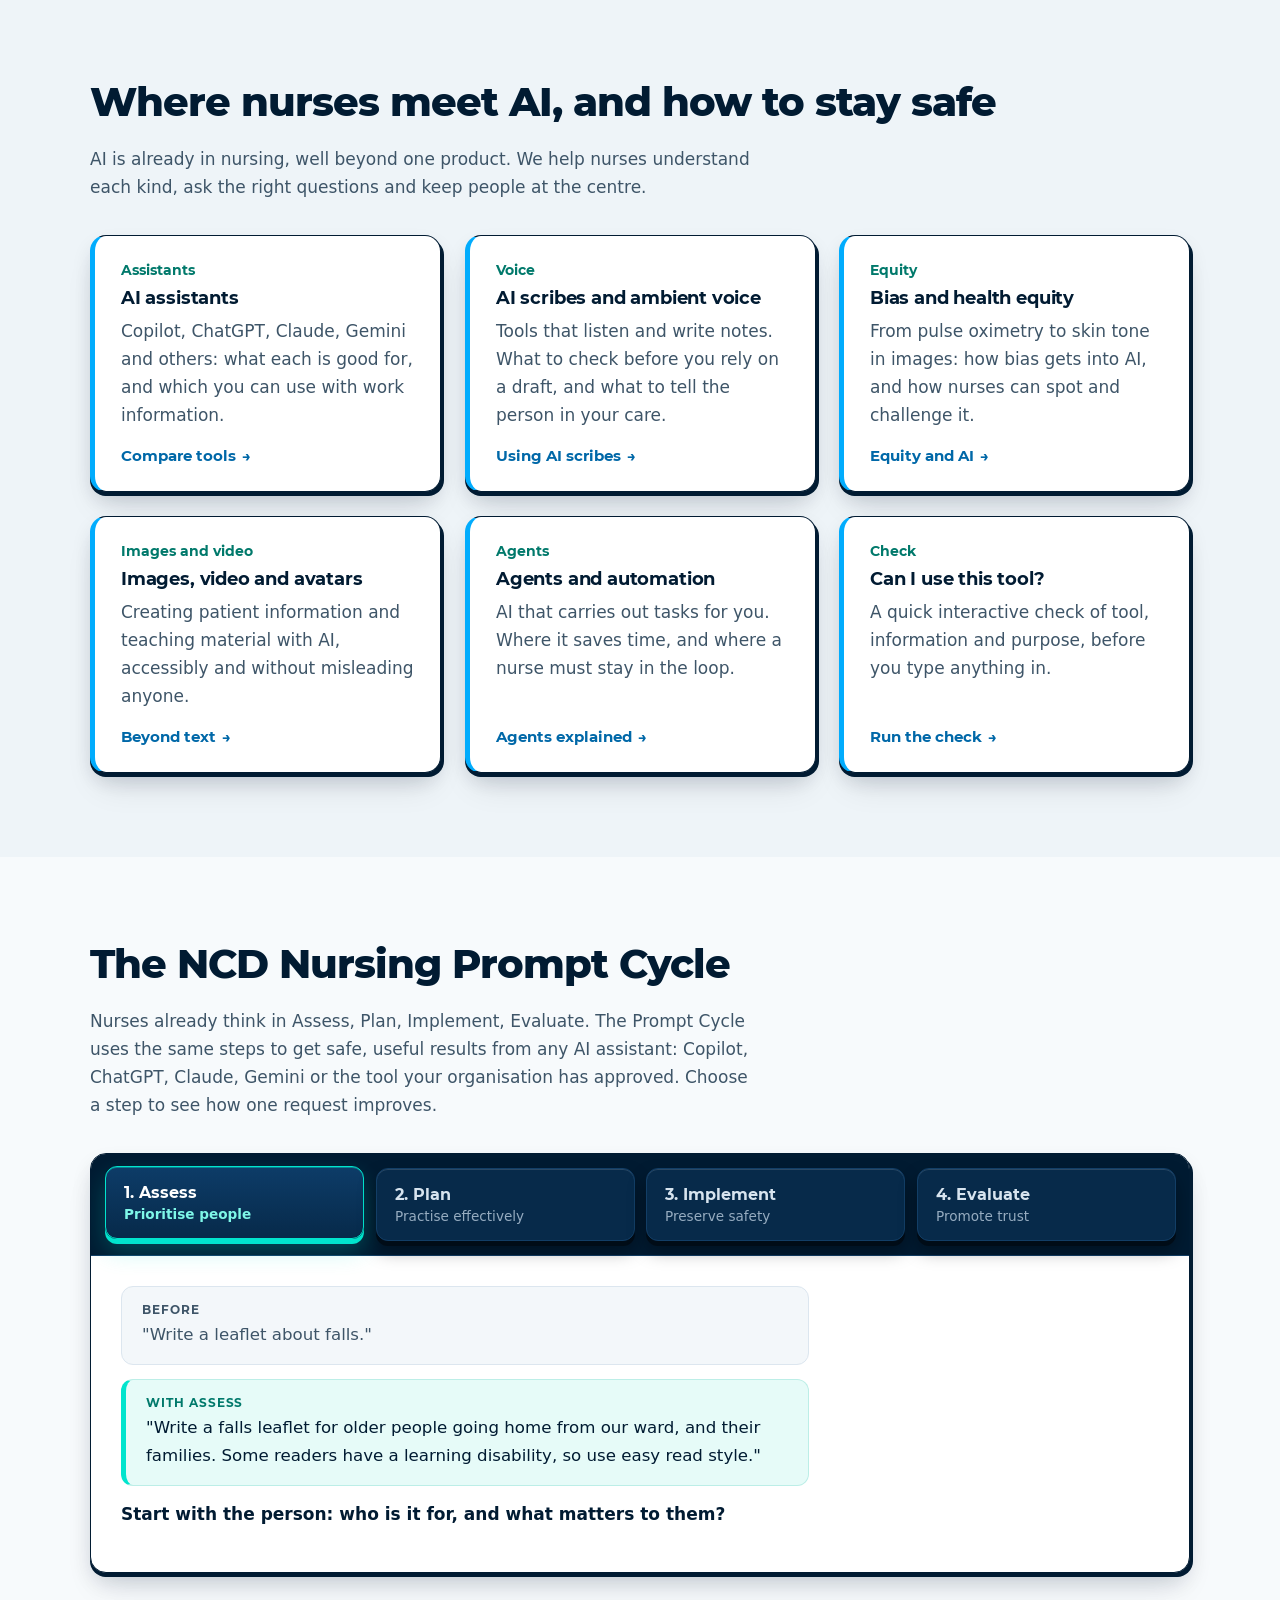
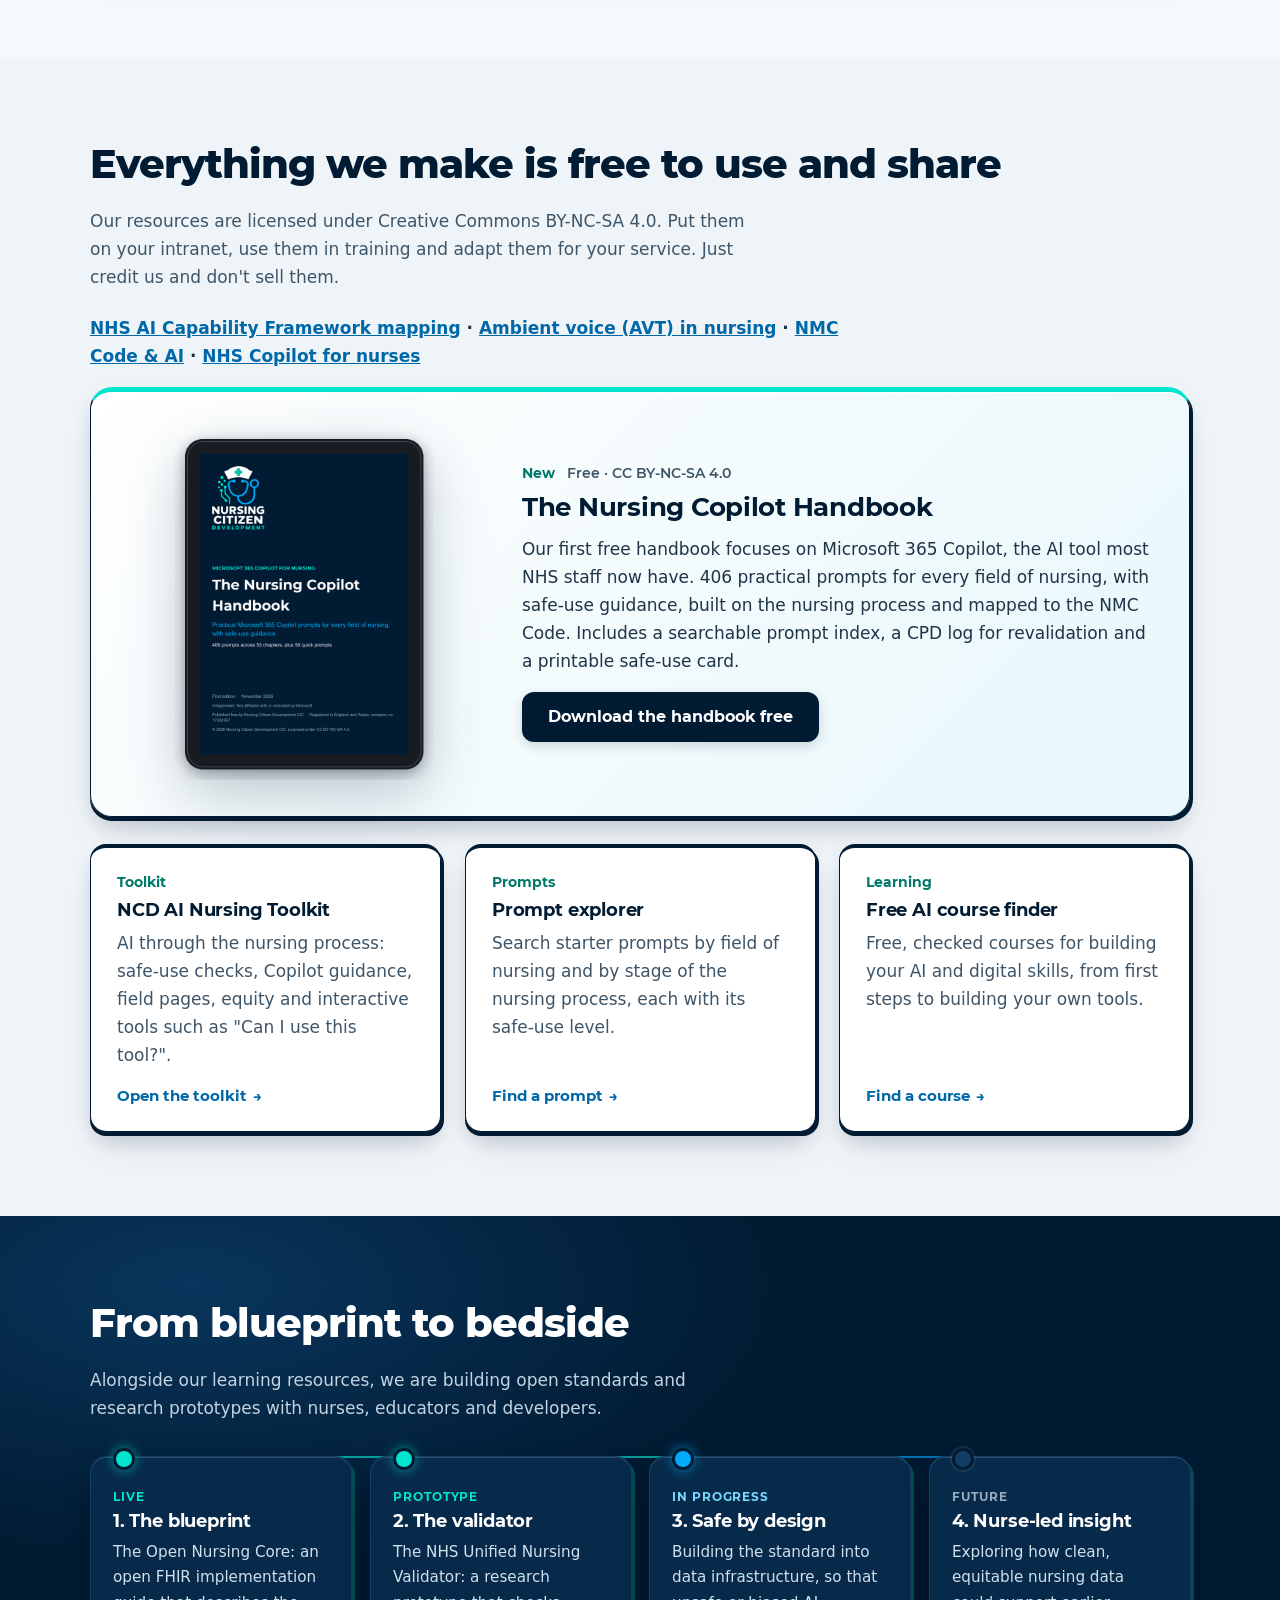
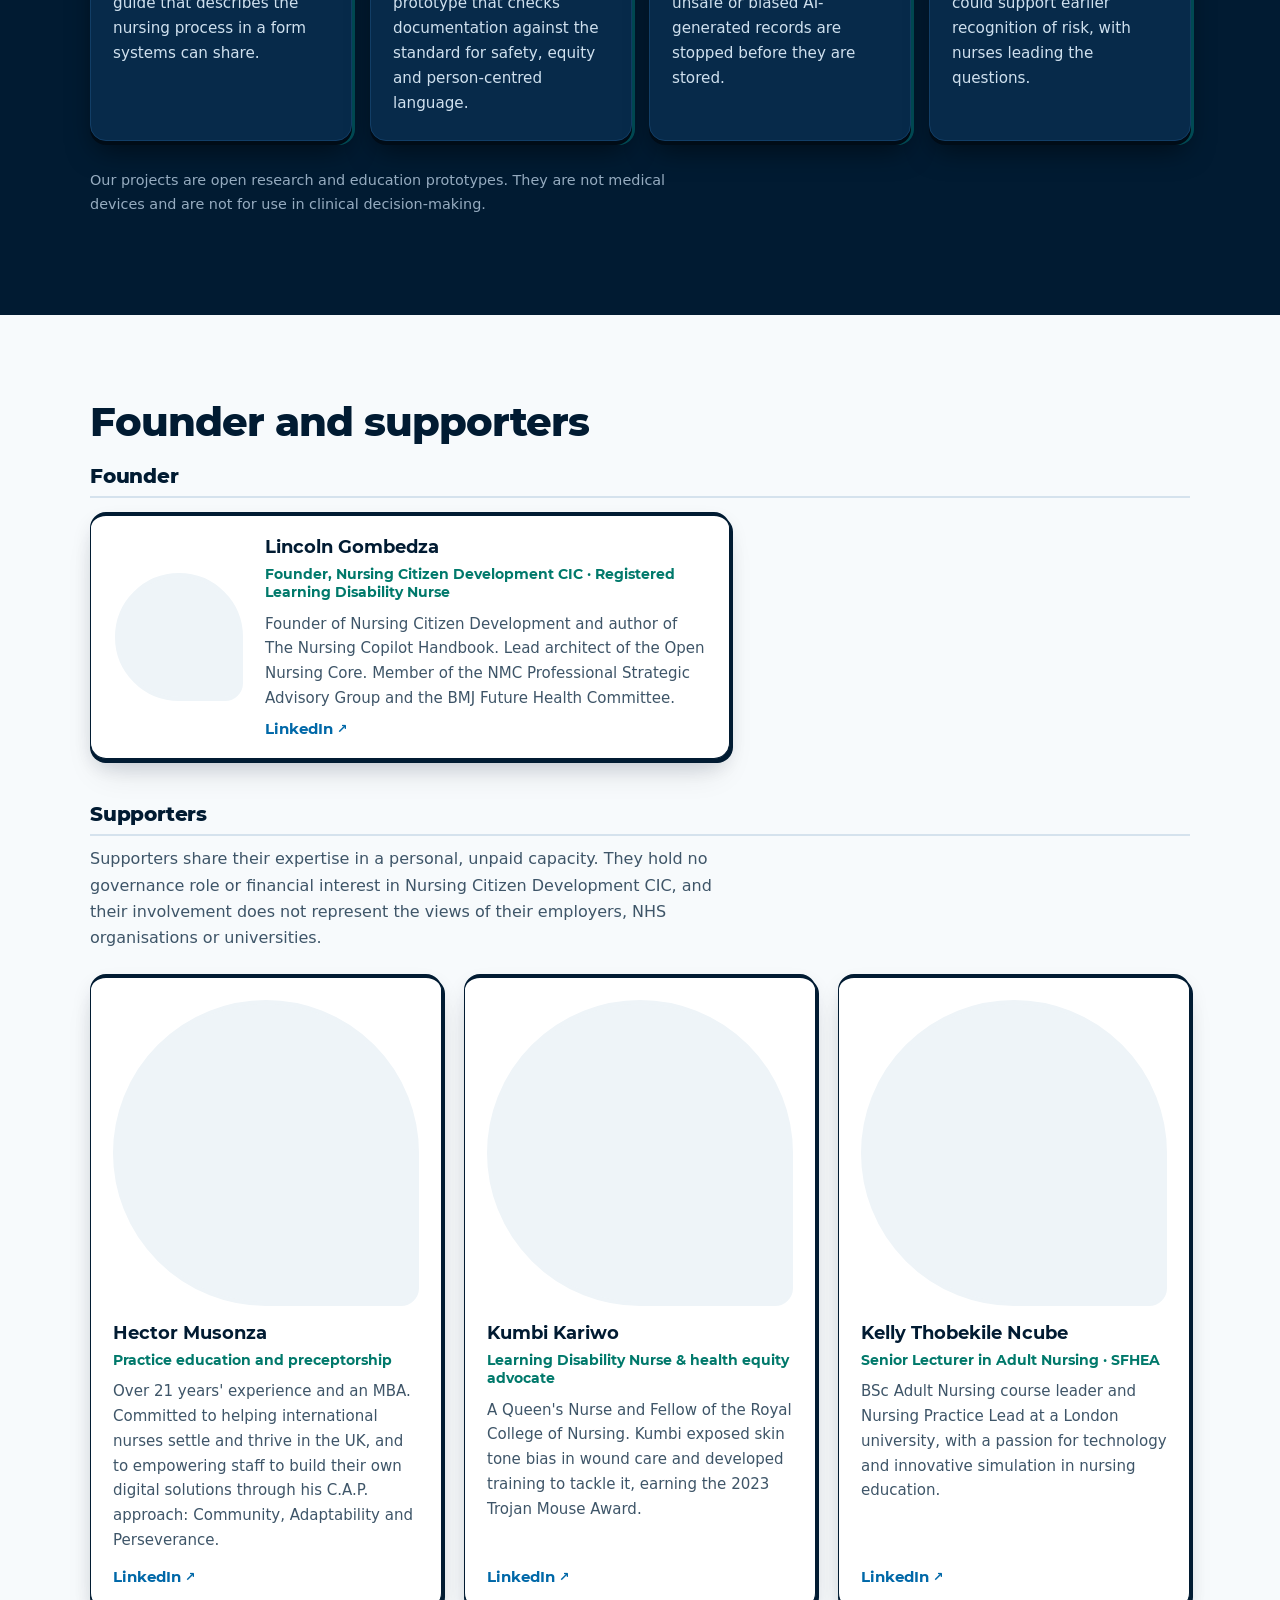
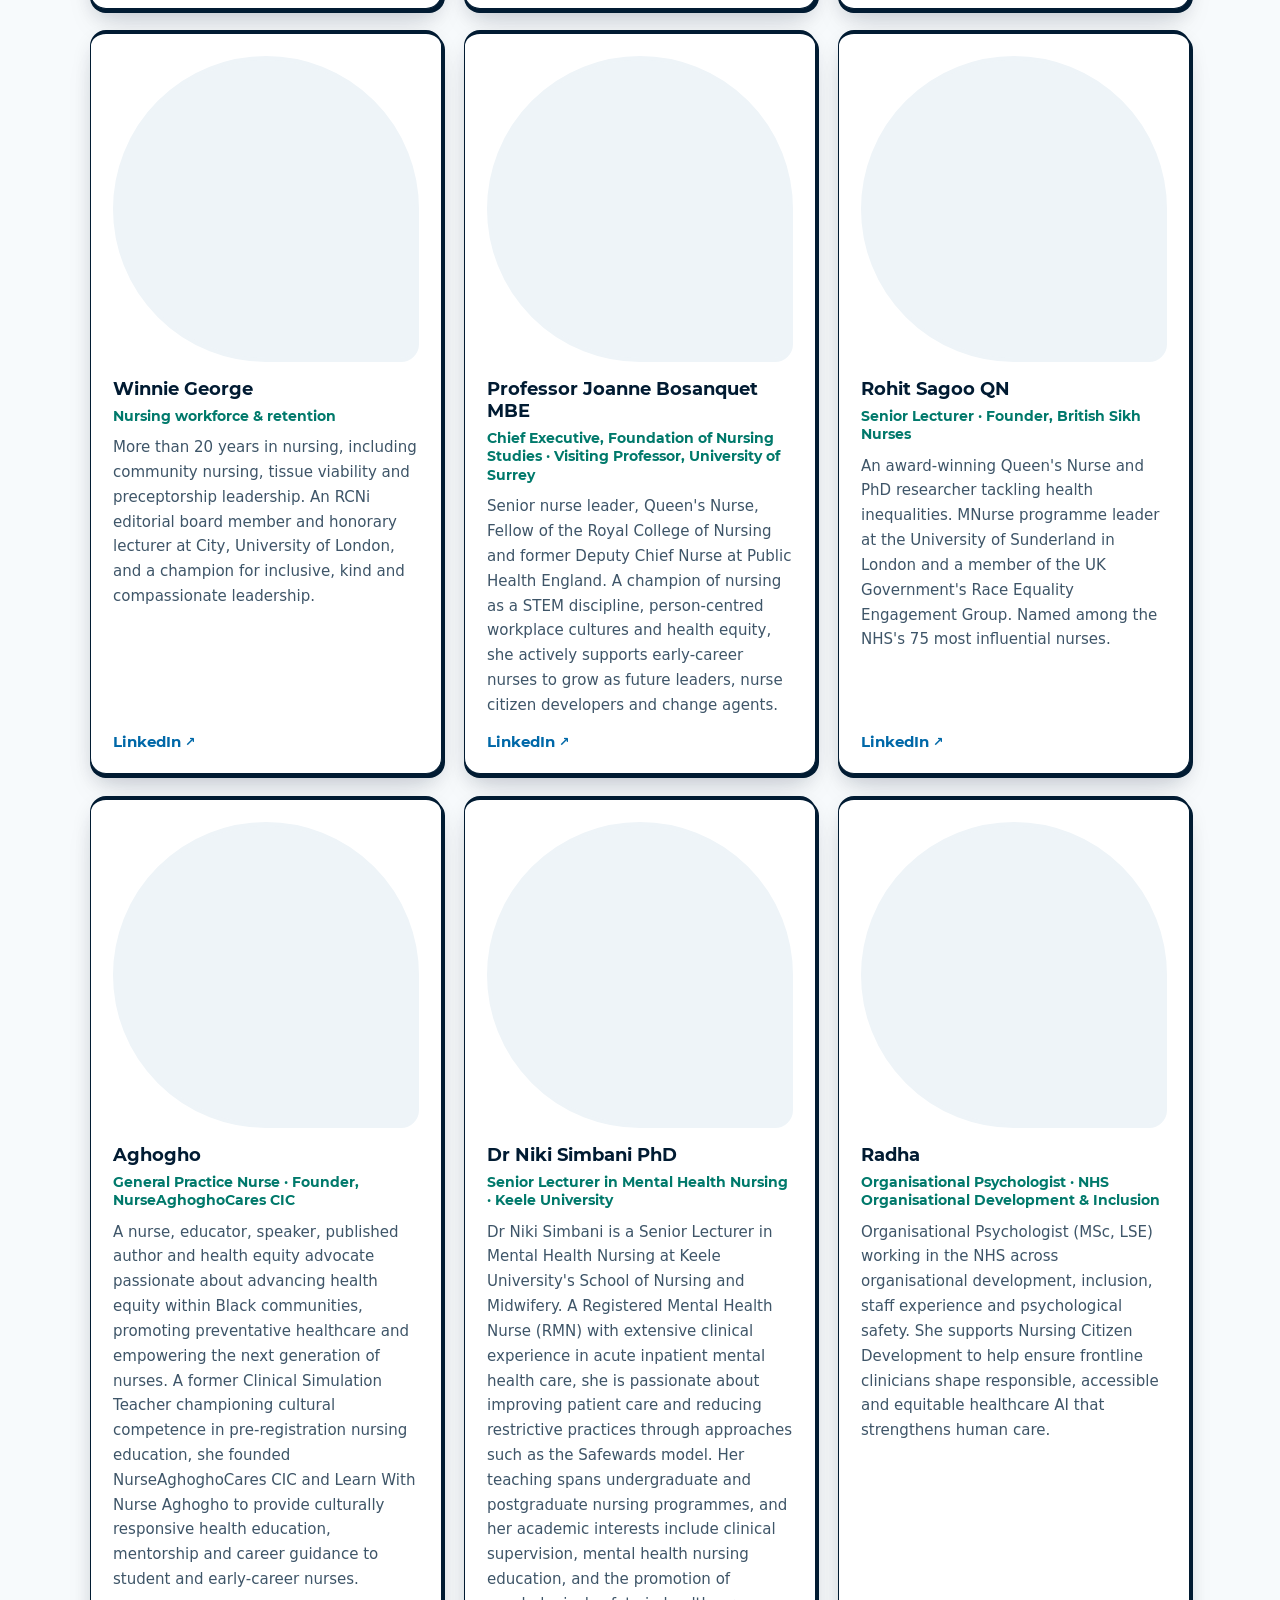
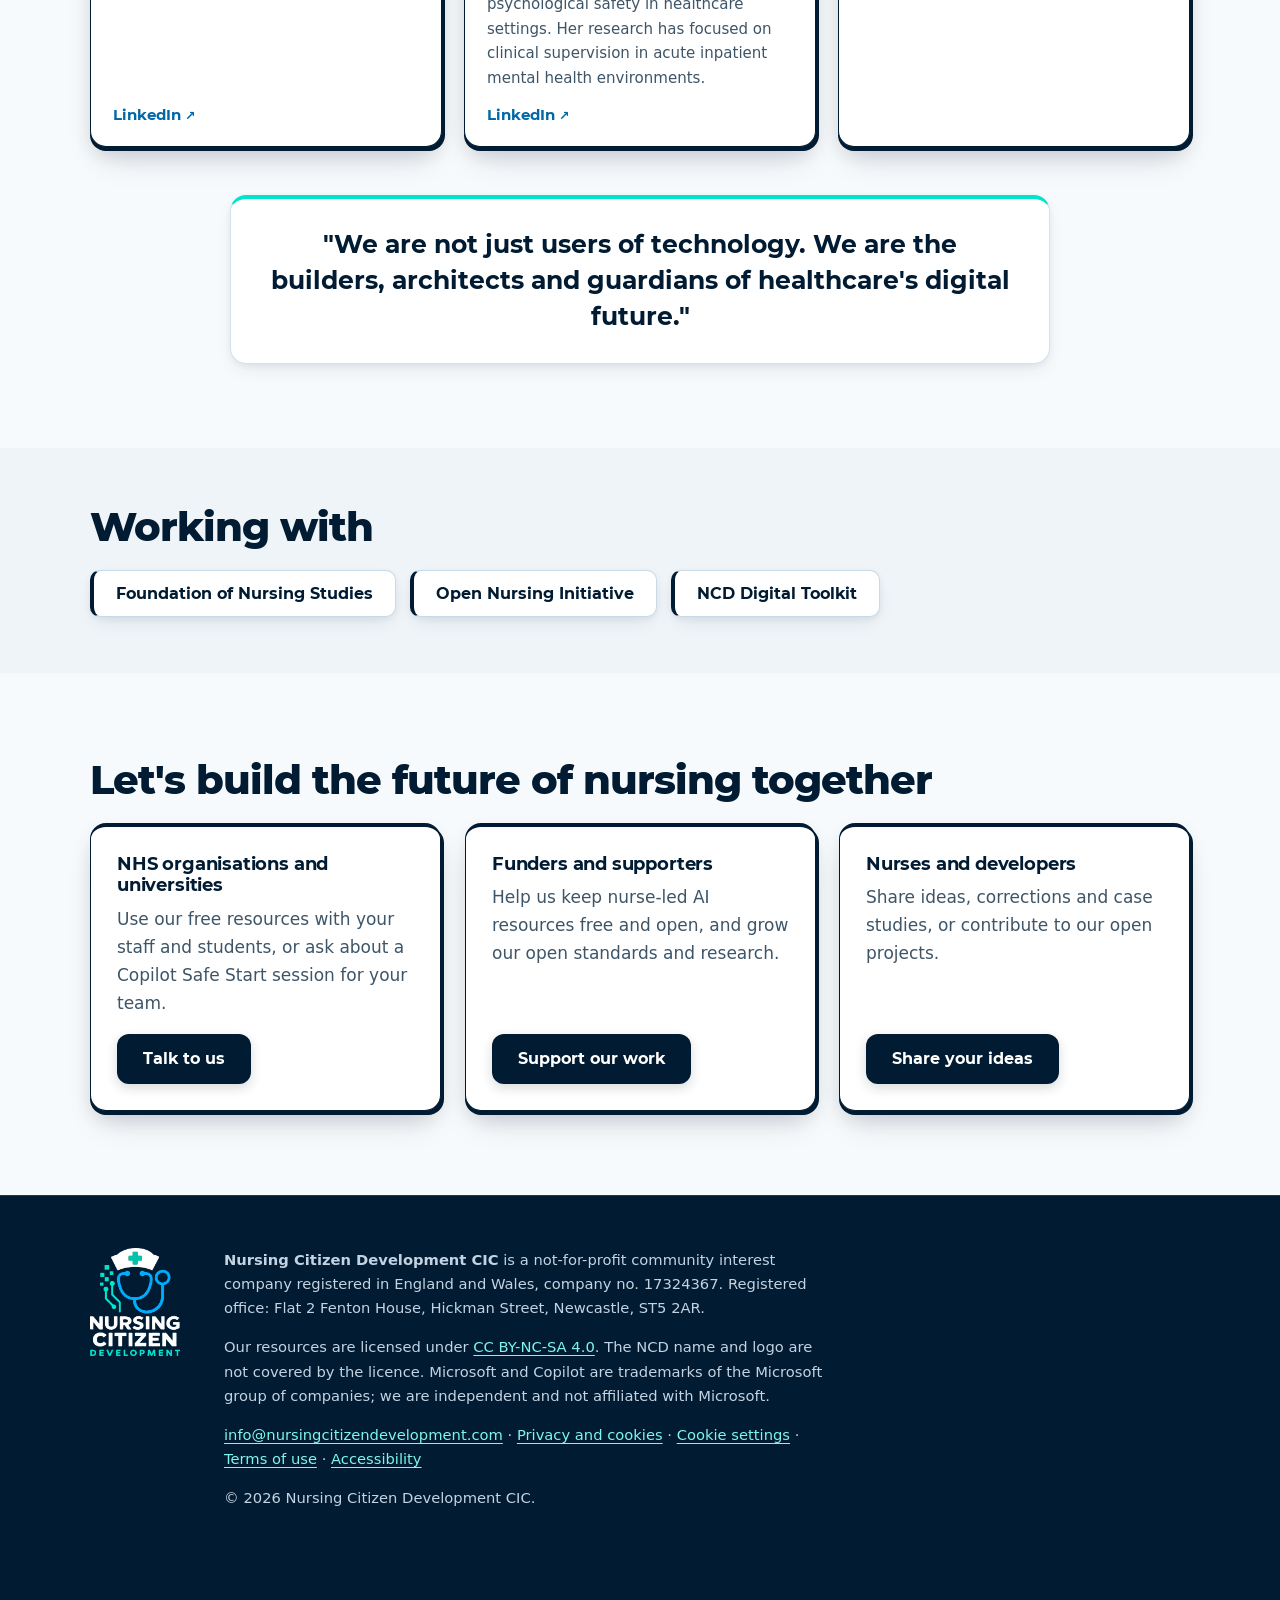
<file: roadmap.html>
<!doctype html>
<html lang="en-GB"><head><meta charset="utf-8"><title>Nursing Citizen Development</title>
<meta name="robots" content="noindex"><link rel="canonical" href="https://nursingcitizendevelopment.com/index.html#projects">
<meta http-equiv="refresh" content="0; url=index.html#projects"></head>
<body><p>This page has moved. <a href="index.html#projects">Continue to Nursing Citizen Development</a>.</p></body></html>
</file>
<file: assets/site.css>
@font-face { font-family: 'Montserrat'; font-weight: 600; font-display: swap; src: url('fonts/Montserrat-SemiBold.woff2') format('woff2'); }
@font-face { font-family: 'Montserrat'; font-weight: 700; font-display: swap; src: url('fonts/Montserrat-Bold.woff2') format('woff2'); }
@font-face { font-family: 'Montserrat'; font-weight: 800; font-display: swap; src: url('fonts/Montserrat-ExtraBold.woff2') format('woff2'); }
:root {
  --navy: #011b32;
  --navy-2: #072a4a;
  --navy-tint: #123e66;
  --teal: #01e4cd;
  --teal-soft: #7ef7e8;
  --blue: #01acfd;
  --text-blue: #0068a8;
  --text-teal: #00796b;
  --paper: #f7fafc;
  --mist: #eef4f8;
  --slate: #3e5568;
  --ink: #1f3447;
  --white: #ffffff;
  --muted: #96acc0;
  --rule: rgba(1, 27, 50, 0.14);
  --rule-strong: rgba(1, 27, 50, 0.28);
  --radius: 16px;
  --wrap: 1140px;
  --font-body: 'Segoe UI', system-ui, -apple-system, BlinkMacSystemFont, Roboto, 'Helvetica Neue', Arial, sans-serif;
  --font-display: Montserrat, system-ui, -apple-system, Arial, sans-serif;
  --shadow-static: 0 2px 6px rgba(1, 27, 50, 0.06), 0 8px 20px -6px rgba(1, 27, 50, 0.1);
  --shadow-card: inset 0 1px 0 0 rgba(255, 255, 255, 0.95), 0 4px 0 0 var(--navy), 3px 4px 0 0 var(--navy), 0 10px 22px -4px rgba(1, 27, 50, 0.16), 0 20px 34px -10px rgba(1, 27, 50, 0.12);
  --shadow-card-hover: inset 0 1px 0 0 rgba(255, 255, 255, 1), 0 5px 0 0 var(--text-teal), 5px 6px 0 0 var(--navy), 0 18px 32px -4px rgba(1, 27, 50, 0.22), 0 28px 48px -10px rgba(1, 27, 50, 0.2);
  --shadow-dark-card: inset 0 1px 0 0 rgba(238, 244, 248, 0.16), 0 4px 0 0 #000c17, 3px 4px 0 0 rgba(1, 228, 205, 0.25), 0 14px 28px -6px rgba(0, 0, 0, 0.55);
  --shadow-dark-card-hover: inset 0 1px 0 0 rgba(238, 244, 248, 0.28), 0 5px 0 0 var(--teal), 5px 6px 0 0 rgba(0, 0, 0, 0.75), 0 22px 42px -6px rgba(0, 0, 0, 0.7);
  --rx: 2deg;
  --ry: -2deg;
}
* { box-sizing: border-box; }
html { scroll-behavior: smooth; }
@media (prefers-reduced-motion: reduce) {
  html { scroll-behavior: auto; }
  *, *::before, *::after { animation: none !important; transition: none !important; }
}
body { margin: 0; background: var(--paper); color: var(--ink); font: 17px/1.65 var(--font-body); -webkit-text-size-adjust: 100%; }
h1, h2, h3 { font-family: var(--font-display); line-height: 1.15; color: var(--navy); margin: 0 0 .5em; }
h1 { font-size: clamp(2.2rem, 5.4vw, 3.7rem); font-weight: 800; letter-spacing: -.03em; }
h2 { font-size: clamp(1.65rem, 3.5vw, 2.5rem); font-weight: 800; letter-spacing: -.025em; }
h3 { font-size: 1.15rem; font-weight: 700; letter-spacing: -.01em; }
p { margin: 0 0 1em; max-width: 65ch; }
a { color: var(--text-blue); }
img { max-width: 100%; height: auto; display: block; }
:focus-visible { outline: 3px solid #ffeb3b; outline-offset: 3px; box-shadow: 0 0 0 5px var(--navy); border-radius: 4px; }
.wrap { max-width: var(--wrap); margin: 0 auto; padding: 0 20px; }
.eyebrow { font: 700 .88rem/1.3 var(--font-display); color: var(--text-teal); margin-bottom: .5em; }
.intro { font-size: 1.0625rem; color: var(--slate); max-width: 62ch; margin-bottom: 34px; }
.small { font-size: .9rem; }
.skip { position: absolute; left: -999px; }
.skip:focus { left: 16px; top: 16px; background: var(--white); color: var(--navy); padding: 8px 12px; z-index: 60; }
section { padding: 84px 0; }
section.alt { background: var(--mist); }

/* header — seamless at y=0, crisp separation on scroll */
.top { background: var(--navy); position: sticky; top: 0; z-index: 20; border-bottom: 1px solid transparent; transition: border-color .2s cubic-bezier(0.22, 1, 0.36, 1), box-shadow .2s cubic-bezier(0.22, 1, 0.36, 1), background-color .2s; }
.top.scrolled { background: rgba(1, 27, 50, 0.96); backdrop-filter: blur(10px); border-bottom-color: var(--navy-tint); box-shadow: 0 10px 28px rgba(1, 27, 50, 0.28); }
.top .wrap { display: flex; align-items: center; justify-content: space-between; gap: 16px; padding-top: 10px; padding-bottom: 10px; }
.brand img { width: 58px; }
.top nav { display: flex; align-items: center; gap: 22px; }
.top nav a { color: var(--white); text-decoration: none; font: 700 .93rem var(--font-display); transition: color .18s; }
.top nav a:hover, .top nav a:focus { color: var(--teal); }
.top nav a.cta { border: 2px solid var(--teal); color: var(--teal); padding: 9px 16px; border-radius: 999px; transition: background .18s, color .18s, transform .18s; }
.top nav a.cta:hover { background: var(--teal); color: var(--navy); transform: translateY(-1px); }
.menu { display: none; background: rgba(255, 255, 255, 0.06); color: var(--white); border: 2px solid var(--muted); border-radius: 10px; padding: 8px 16px; font: 700 .95rem var(--font-display); cursor: pointer; }
.menu[aria-expanded="true"] { border-color: var(--teal); color: var(--teal); }

/* buttons */
.btn { display: inline-block; font: 700 1rem/1 var(--font-display); text-decoration: none; padding: 15px 24px; border-radius: 12px; border: 2px solid transparent; transition: transform .18s, box-shadow .18s, background .18s, border-color .18s, color .18s; }
.btn:hover { transform: translateY(-2px); }
.btn-primary { background: var(--teal); color: var(--navy); box-shadow: 0 8px 20px rgba(1, 228, 205, 0.25); }
.btn-primary:hover, .btn-primary:focus { background: #5cf0e0; box-shadow: 0 12px 26px rgba(1, 228, 205, 0.35); }
.btn-ghost { color: var(--white); border-color: rgba(150, 172, 192, 0.7); }
.btn-ghost:hover, .btn-ghost:focus { border-color: var(--teal); color: var(--teal); background: rgba(1, 228, 205, 0.08); }
.btn-film { color: var(--teal-soft); border-color: var(--teal); background: rgba(1, 228, 205, 0.12); box-shadow: 0 6px 18px rgba(1, 228, 205, 0.18); }
.btn-film:hover, .btn-film:focus { background: var(--teal); color: var(--navy); box-shadow: 0 12px 26px rgba(1, 228, 205, 0.35); }
.btn-dark { background: var(--navy); color: var(--white); box-shadow: 0 4px 12px rgba(1, 27, 50, 0.16); }
.btn-dark:hover, .btn-dark:focus { background: var(--navy-tint); box-shadow: 0 8px 18px rgba(1, 27, 50, 0.24); }
.actions { display: flex; flex-wrap: wrap; gap: 12px; margin-top: 28px; }

/* hero */
.hero { position: relative; background: radial-gradient(1100px 520px at 82% 24%, #0d4473 0%, #03223e 45%, var(--navy) 75%); color: var(--white); padding: 68px 0 108px; overflow: hidden; }
.hero .wrap { position: relative; z-index: 2; display: grid; grid-template-columns: 1.12fr .88fr; gap: 44px; align-items: center; }
.hero h1 { color: var(--white); font-size: clamp(2rem, 4.3vw, 3.25rem); }
.hero h1 span { background: linear-gradient(90deg, var(--teal), var(--blue)); -webkit-background-clip: text; background-clip: text; color: transparent; }
.hero .eyebrow { color: var(--teal); }
.hero .lead { font-size: 1.16rem; color: #d7e4ef; max-width: 34em; }
.pulse { position: absolute; left: 0; right: 0; bottom: 58px; width: 100%; height: 74px; opacity: .24; pointer-events: none; -webkit-mask-image: linear-gradient(90deg, transparent, #000 12%, #000 88%, transparent); mask-image: linear-gradient(90deg, transparent, #000 12%, #000 88%, transparent); }
.pulse path { fill: none; stroke: var(--teal); stroke-width: 2; stroke-dasharray: 1800; stroke-dashoffset: 1800; animation: draw 6s ease-in-out infinite; }
@keyframes draw { 0% { stroke-dashoffset: 1800; } 60%, 100% { stroke-dashoffset: 0; } }

/* prompt cycle wheel */
.wheel { justify-self: center; width: min(410px, 100%); }
.wheel svg { width: 100%; height: auto; overflow: visible; filter: drop-shadow(0 18px 34px rgba(0, 12, 24, 0.4)); }
.wheel .ring { fill: none; stroke: var(--navy-tint); stroke-width: 2.5; }
.wheel .ring-dash { fill: none; stroke: var(--teal); stroke-width: 3.5; stroke-dasharray: 96 710; stroke-linecap: round; transform-origin: 180px 180px; animation: spin 8s linear infinite; }
@keyframes spin { to { transform: rotate(360deg); } }
.wheel .node { cursor: pointer; }
.wheel .node circle { fill: var(--navy-2); stroke: var(--blue); stroke-width: 2.2; transition: stroke .2s, fill .2s, filter .2s; animation: nodeGlow 8s linear infinite; }
.wheel .node text { fill: var(--white); font: 700 11.5px var(--font-display); text-anchor: middle; pointer-events: none; }
.wheel .node:hover circle { stroke: var(--teal); fill: #0d3a63; }
.wheel .n2 circle { animation-delay: 2s; }
.wheel .n3 circle { animation-delay: 4s; }
.wheel .n4 circle { animation-delay: 6s; }
@keyframes nodeGlow {
  0%, 22% { stroke: var(--teal); filter: drop-shadow(0 0 10px rgba(1, 228, 205, 0.55)); }
  26%, 100% { stroke: var(--blue); filter: none; }
}
.wheel .core { fill: var(--teal); filter: drop-shadow(0 8px 20px rgba(1, 228, 205, 0.35)); }
.wheel .core-t { fill: var(--navy); font: 800 14.5px var(--font-display); text-anchor: middle; }
.wheel .core-t.sm { font-size: 11.5px; font-weight: 700; }

/* stats */
.stats { padding: 0; background: var(--paper); }
.stats .wrap { display: grid; grid-template-columns: repeat(4, 1fr); gap: 1px; background: #d5e2ed; border: 1.5px solid var(--navy); border-radius: var(--radius); overflow: hidden; transform: translateY(-42px); box-shadow: var(--shadow-card); }
.stats div { background: var(--white); padding: 22px 22px; }
.stats strong { display: block; font: 800 1.55rem var(--font-display); font-variant-numeric: tabular-nums; color: var(--navy); margin-bottom: 2px; }
.stats span { color: var(--slate); font-size: .93rem; line-height: 1.4; display: block; }

/* 3D card system */
.cards { display: grid; gap: 24px; }
.cards.three { grid-template-columns: repeat(3, 1fr); }
.card {
  background: var(--white);
  border: 1.5px solid var(--navy);
  border-top: 4px solid var(--navy);
  border-radius: var(--radius);
  padding: 26px;
  display: flex;
  flex-direction: column;
  align-items: flex-start;
  box-shadow: var(--shadow-card);
  transform-style: preserve-3d;
  will-change: transform, box-shadow;
  transition: transform .16s ease-out, box-shadow .2s cubic-bezier(0.22, 1, 0.36, 1), border-color .2s;
}
.card:hover,
.card:focus-within {
  border-top-color: var(--text-teal);
  box-shadow: var(--shadow-card-hover);
  transform: perspective(850px) translateY(-6px) rotateX(var(--rx, 2deg)) rotateY(var(--ry, -2deg));
}
.card h3 { transition: transform .18s ease-out; }
.card:hover h3 { transform: translateZ(12px); }
.card p { color: var(--slate); }
.card .btn { margin-top: auto; }
.card.link { text-decoration: none; color: inherit; cursor: pointer; }
.card.link:hover, .card.link:focus { border-color: var(--navy); border-top-color: var(--teal); }
.cards.ai .card { border-left: 5px solid var(--blue); border-top-width: 1.5px; }
.cards.ai .card:hover { border-left-color: var(--teal); }
.pillar { border-top: 5px solid var(--teal); }
.card .go { margin-top: auto; font: 700 .95rem var(--font-display); color: var(--text-blue); display: inline-flex; align-items: center; gap: 6px; }
.card .go::after { content: "\2192"; display: inline-block; transition: transform .18s ease-out; }
.card.link:hover .go { color: var(--text-teal); }
.card.link:hover .go::after { transform: translateX(4px); }
.tag-row { display: flex; flex-wrap: wrap; gap: 12px; align-items: baseline; margin-bottom: 10px; }
.tag-row .tag { margin-bottom: 0; }
.tag { display: inline-block; font: 700 .86rem/1.2 var(--font-display); color: var(--text-teal); margin-bottom: 8px; }
.tag-subtle { color: var(--slate); font-weight: 600; }

/* prompt cycle explorer — tactile 3D step tabs */
.cycle { background: var(--white); border: 1.5px solid var(--navy); border-radius: var(--radius); box-shadow: var(--shadow-card); overflow: hidden; }
.steps { display: grid; grid-template-columns: repeat(4, 1fr); gap: 12px; padding: 14px; background: var(--navy); border-bottom: 1px solid var(--navy-tint); }
.steps button {
  background: var(--navy-2);
  border: 1.5px solid var(--navy-tint);
  border-radius: 12px;
  color: #d7e4ef;
  padding: 16px 18px;
  font: 700 1rem var(--font-display);
  cursor: pointer;
  text-align: left;
  box-shadow: inset 0 1px 0 rgba(255, 255, 255, 0.14), 0 5px 0 #000c17, 0 10px 18px rgba(0, 0, 0, 0.35);
  transform-style: preserve-3d;
  will-change: transform, box-shadow;
  transition: transform .16s cubic-bezier(0.22, 1, 0.36, 1), box-shadow .16s cubic-bezier(0.22, 1, 0.36, 1), border-color .16s, background-color .16s, color .16s;
}
.steps button:hover {
  background: #0b3760;
  border-color: var(--blue);
  color: var(--white);
  transform: perspective(650px) translateY(-3px) rotateX(var(--rx, 3deg)) rotateY(var(--ry, -2deg));
  box-shadow: inset 0 1px 0 rgba(255, 255, 255, 0.24), 0 7px 0 #000c17, 0 14px 24px rgba(0, 0, 0, 0.45);
}
.steps button:active {
  transform: translateY(2px);
  box-shadow: inset 0 1px 0 rgba(255, 255, 255, 0.1), 0 2px 0 #000c17, 0 4px 10px rgba(0, 0, 0, 0.35);
}
.steps button small { display: block; font: 400 .85rem var(--font-body); color: var(--muted); margin-top: 4px; transition: color .16s; }
.steps button[aria-selected="true"] {
  color: var(--white);
  background: linear-gradient(180deg, #0d3c68 0%, #072a4a 100%);
  border-color: var(--teal);
  transform: translateY(-2px);
  box-shadow: inset 0 1px 0 rgba(1, 228, 205, 0.42), 0 5px 0 var(--teal), 0 12px 24px rgba(1, 228, 205, 0.24);
}
.steps button[aria-selected="true"]:hover {
  transform: perspective(650px) translateY(-4px) rotateX(var(--rx, 3deg)) rotateY(var(--ry, -2deg));
  box-shadow: inset 0 1px 0 rgba(1, 228, 205, 0.52), 0 7px 0 var(--teal), 0 16px 28px rgba(1, 228, 205, 0.32);
}
.steps button[aria-selected="true"] small { color: var(--teal-soft); font-weight: 600; }
.panels { padding: 30px; }
.panels p { margin-bottom: 14px; }
.before, .after { border-radius: 12px; padding: 16px 20px; font-size: 1.04rem; }
.before { background: #f3f7fa; color: var(--slate); border: 1px solid #dce6ef; }
.after { background: #e6fbf8; color: var(--navy); border-left: 5px solid var(--teal); border-top: 1px solid #bceee7; border-right: 1px solid #bceee7; border-bottom: 1px solid #bceee7; }
.before span, .after span { display: block; font: 700 .74rem var(--font-display); letter-spacing: .08em; text-transform: uppercase; margin-bottom: 4px; color: var(--text-teal); }
.before span { color: var(--slate); }
.why { font-weight: 700; color: var(--navy); margin-bottom: 0; }

/* feature spotlight */
.feature {
  display: grid;
  grid-template-columns: .72fr 1.28fr;
  gap: 40px;
  align-items: center;
  background: linear-gradient(135deg, #ffffff 0%, #e7f7fb 100%);
  border: 1.5px solid var(--navy);
  border-top: 5px solid var(--teal);
  border-radius: 22px;
  padding: 36px;
  margin-bottom: 28px;
  box-shadow: var(--shadow-card);
  transform-style: preserve-3d;
  will-change: transform, box-shadow;
  transition: transform .18s ease-out, box-shadow .2s ease-out;
}
.feature:hover {
  box-shadow: var(--shadow-card-hover);
  transform: perspective(1000px) translateY(-4px) rotateX(var(--rx, 1deg)) rotateY(var(--ry, -1deg));
}
.feature img { max-width: 260px; justify-self: center; filter: drop-shadow(0 20px 30px rgba(1, 27, 50, 0.25)); transition: transform .25s ease-out; }
.feature:hover img { transform: translateZ(18px) scale(1.02); }
.feature h3 { font-size: 1.65rem; }

/* dark section and roadmap */
section.dark { background: radial-gradient(900px 420px at 15% 10%, #09355c 0%, var(--navy) 65%); color: #d7e4ef; }
section.dark h2, section.dark h3 { color: var(--white); }
section.dark .eyebrow { color: var(--teal); }
section.dark .intro { color: #c3d3e1; }
section.dark .small { color: var(--muted); margin-top: 28px; }
.road { list-style: none; padding: 0; margin: 0; display: grid; grid-template-columns: repeat(4, 1fr); gap: 18px; position: relative; }
.road::before { content: ""; position: absolute; top: 0; left: 28px; right: 28px; height: 2px; background: linear-gradient(90deg, var(--teal) 0%, var(--teal) 52%, var(--blue) 74%, var(--navy-tint) 100%); opacity: .65; pointer-events: none; }
.road li {
  background: var(--navy-2);
  border: 1.5px solid var(--navy-tint);
  border-radius: var(--radius);
  padding: 24px 22px;
  position: relative;
  box-shadow: var(--shadow-dark-card);
  transform-style: preserve-3d;
  will-change: transform, box-shadow;
  transition: transform .16s ease-out, box-shadow .2s ease-out, border-color .2s;
}
.road li:hover {
  border-color: var(--teal);
  box-shadow: var(--shadow-dark-card-hover);
  transform: perspective(850px) translateY(-6px) rotateX(var(--rx, 2deg)) rotateY(var(--ry, -2deg));
}
.road li::before { content: ""; position: absolute; top: -9px; left: 22px; width: 16px; height: 16px; border-radius: 50%; background: var(--navy-tint); border: 3px solid var(--navy); box-shadow: 0 0 0 2px rgba(255, 255, 255, 0.08); }
.road li.done::before { background: var(--teal); box-shadow: 0 0 12px rgba(1, 228, 205, 0.6); }
.road li.now::before { background: var(--blue); box-shadow: 0 0 12px rgba(1, 172, 253, 0.65); }
.road .state { display: inline-block; font: 700 .72rem var(--font-display); letter-spacing: .08em; text-transform: uppercase; color: var(--teal); margin-bottom: 6px; }
.road li.now .state { color: #7ad7ff; }
.road li:not(.done):not(.now) .state { color: var(--muted); }
.road p { font-size: .95rem; margin: 0; color: #cfe0ee; }

/* team */
.group-heading { font-size: 1.25rem; font-weight: 800; color: var(--navy); margin: 20px 0 14px; padding-bottom: 8px; border-bottom: 2px solid #d5e2ed; }
.founder-card + .group-heading { margin-top: 44px; margin-bottom: 10px; }
.group-note { margin: 0 0 22px; font-size: 1rem; }
.team { display: flex; flex-wrap: wrap; justify-content: center; gap: 22px; }
.team .person { flex: 0 1 calc((100% - 44px) / 3); }
@media (max-width: 960px) { .team .person { flex-basis: calc((100% - 22px) / 2); } }
@media (max-width: 720px) { .team .person { flex-basis: 100%; } }
.person {
  text-align: left;
  background: var(--white);
  border: 1.5px solid var(--navy);
  border-top: 4px solid var(--navy);
  border-radius: var(--radius);
  padding: 22px;
  display: flex;
  flex-direction: column;
  box-shadow: var(--shadow-card);
  transform-style: preserve-3d;
  will-change: transform, box-shadow;
  transition: transform .16s ease-out, box-shadow .2s ease-out, border-color .2s;
}
.person:hover {
  border-top-color: var(--teal);
  box-shadow: var(--shadow-card-hover);
  transform: perspective(850px) translateY(-6px) rotateX(var(--rx, 2deg)) rotateY(var(--ry, -2deg));
}
.person h4 { font: 700 1.15rem/1.2 var(--font-display); color: var(--navy); margin: 0 0 .35em; }
.person img { width: 100%; aspect-ratio: 1; object-fit: cover; object-position: top center; background: var(--mist); border-radius: 50% 50% 18px 50%; border: 4px solid var(--mist); margin-bottom: 16px; transition: border-color .2s; }
.person:hover img { border-color: var(--teal); }
.person .role { font: 700 .86rem/1.35 var(--font-display); color: var(--text-teal); margin-bottom: 10px; }
.person p { font-size: .94rem; color: var(--slate); }
.person a { margin-top: auto; font: 700 .92rem var(--font-display); text-decoration: none; display: inline-flex; align-items: center; gap: 4px; }
.person a::after { content: "\2197"; font-size: .85em; }
.person a:hover { text-decoration: underline; }
.person.founder-card {
  display: grid;
  grid-template-columns: 128px 1fr;
  gap: 22px;
  align-items: center;
  max-width: 640px;
  padding: 20px 24px;
  margin: 0;
}
.person.founder-card img { width: 128px; height: 128px; margin-bottom: 0; }
.founder-body { display: flex; flex-direction: column; align-items: flex-start; }
.founder-body p:last-of-type { margin-bottom: .6em; }
blockquote {
  margin: 48px auto 0;
  max-width: 820px;
  text-align: center;
  font: 700 clamp(1.18rem, 2.5vw, 1.55rem)/1.45 var(--font-display);
  color: var(--navy);
  background: var(--white);
  border: 1px solid #d5e2ed;
  border-top: 4px solid var(--teal);
  border-radius: var(--radius);
  padding: 28px 32px;
  box-shadow: var(--shadow-static);
}

/* partners */
#partners { padding: 56px 0; }
.logos { list-style: none; padding: 0; margin: 0; display: flex; flex-wrap: wrap; gap: 14px; }
.logos li { background: var(--white); border: 1px solid #cad9e6; border-left: 4px solid var(--navy); border-radius: 10px; padding: 13px 22px; font: 700 .98rem var(--font-display); color: var(--navy); box-shadow: var(--shadow-static); }

/* footer */
footer { background: var(--navy); color: #c3d3e1; padding: 52px 0; font-size: .92rem; border-top: 1px solid var(--navy-tint); }
footer a { color: var(--teal-soft); text-underline-offset: 3px; }
footer a:hover { color: var(--white); }
.foot { display: grid; grid-template-columns: 110px 1fr; gap: 24px; align-items: start; }

/* inner pages */
.doc { max-width: 780px; }
.doc h2 { font-size: 1.4rem; margin-top: 1.6em; }
.doc.wide { max-width: 1140px; }
.table-heading { font-size: 1.25rem; margin: 28px 0 12px; color: var(--navy); }
.tablewrap { overflow-x: auto; margin: 0 0 24px; background: var(--white); border: 1.5px solid var(--navy); border-radius: var(--radius); box-shadow: var(--shadow-static); }
table.map { border-collapse: collapse; width: 100%; min-width: 820px; font-size: .95rem; }
table.map th, table.map td { padding: 13px 16px; border-top: 1px solid #d9e4ee; vertical-align: top; text-align: left; }
table.map thead th { background: var(--navy); color: var(--white); font-family: var(--font-display); border-top: 0; }
table.map tbody th { color: var(--navy); font-weight: 700; width: 22%; }
table.map tbody tr:nth-child(even) { background: #f8fbfd; }
.cov { display: inline-block; padding: 4px 11px; border-radius: 999px; font: 700 .78rem var(--font-display); white-space: nowrap; }
.cov.s { background: #c8f7f1; color: #00594f; }
.cov.p { background: #fff1c2; color: #6b4e00; }
.cov.g { background: #f1e3e3; color: #7a1f1f; }
.mapnote { font-weight: 700; margin-top: -12px; }

/* cookie consent banner — compact floating card + automatic footer clearance */
.consent {
  position: fixed;
  left: 16px;
  right: 16px;
  bottom: 16px;
  max-width: 980px;
  margin: 0 auto;
  z-index: 50;
  background: var(--white);
  border: 1.5px solid var(--navy);
  border-top: 4px solid var(--teal);
  border-radius: var(--radius);
  box-shadow: 0 16px 40px rgba(1, 27, 50, 0.28);
  padding: 14px 18px;
}
.consent .wrap { display: flex; gap: 16px; align-items: center; justify-content: space-between; flex-wrap: wrap; padding: 0; max-width: none; }
.consent p { margin: 0; flex: 1 1 380px; font-size: .9rem; line-height: 1.45; }
.consent-actions { display: flex; gap: 10px; flex-wrap: wrap; }
.consent .btn { padding: 11px 16px; font-size: .88rem; cursor: pointer; border: 0; }
body:has(.consent) footer { padding-bottom: 148px; }
.linkbtn { background: none; border: 0; padding: 0; color: var(--text-blue); text-decoration: underline; font: inherit; cursor: pointer; }
footer .linkbtn { color: var(--teal-soft); }
table.cookies { border-collapse: collapse; width: 100%; margin: 12px 0 20px; font-size: .95rem; background: var(--white); }
table.cookies th, table.cookies td { border: 1px solid #d9e4ee; padding: 10px 12px; text-align: left; vertical-align: top; }
table.cookies thead th { background: var(--mist); }

/* responsive */
@media (max-width: 960px) {
  .hero .wrap, .feature { grid-template-columns: 1fr; }
  .wheel { max-width: 340px; }
  .cards.three, .road, .team { grid-template-columns: 1fr 1fr; }
  .road::before { display: none; }
  .stats .wrap { grid-template-columns: 1fr 1fr; }
}
@media (max-width: 720px) {
  .menu { display: block; }
  .top nav { display: none; position: absolute; top: 100%; left: 0; right: 0; background: var(--navy); flex-direction: column; align-items: flex-start; padding: 16px 20px; gap: 14px; border-bottom: 1px solid var(--navy-tint); box-shadow: 0 16px 32px rgba(0, 0, 0, 0.35); }
  .top nav.open { display: flex; }
  section { padding: 60px 0; }
  .hero { padding: 48px 0 88px; }
  .cards.three, .road, .team, .stats .wrap { grid-template-columns: 1fr; }
  .steps { grid-template-columns: 1fr 1fr; gap: 10px; padding: 10px; }
  .steps button { padding: 14px 12px; }
  .panels { padding: 20px; }
  .feature { padding: 24px; gap: 24px; }
  .feature img { max-width: 210px; }
  .person.founder-card { grid-template-columns: 1fr; gap: 14px; }
  .person.founder-card img { width: 120px; height: 120px; }
  .person img { max-width: 150px; }
  .foot { grid-template-columns: 1fr; }

  /* Mobile stacked cards for NHS Capability Framework table (zero clipping) */
  .tablewrap { border: 0; background: transparent; box-shadow: none; overflow: visible; }
  table.map { min-width: 0; display: block; }
  table.map thead { display: none; }
  table.map tbody { display: grid; gap: 16px; }
  table.map tbody tr {
    display: block;
    background: var(--white) !important;
    border: 1.5px solid var(--navy);
    border-top: 4px solid var(--teal);
    border-radius: var(--radius);
    padding: 16px;
    box-shadow: var(--shadow-static);
  }
  table.map tbody th {
    display: block;
    width: 100%;
    padding: 0 0 10px;
    border: 0;
    font-family: var(--font-display);
    font-size: 1.05rem;
    border-bottom: 1px solid #d9e4ee;
    margin-bottom: 10px;
  }
  table.map tbody td {
    display: block;
    padding: 6px 0;
    border: 0;
    font-size: .92rem;
  }
  table.map tbody td::before {
    content: attr(data-label);
    display: block;
    font: 700 .72rem var(--font-display);
    letter-spacing: .08em;
    text-transform: uppercase;
    color: var(--slate);
    margin-bottom: 3px;
  }

  /* Compact mobile cookie banner so hero CTAs stay visible */
  .consent { left: 10px; right: 10px; bottom: 10px; padding: 12px 14px; }
  .consent p { font-size: .84rem; line-height: 1.38; }
  .consent-actions { width: 100%; display: grid; grid-template-columns: 1fr 1fr; gap: 8px; }
  .consent .btn { padding: 10px 8px; font-size: .8rem; text-align: center; }
  body:has(.consent) footer { padding-bottom: 190px; }
}

/* Fullscreen interactive film modal (delegates autoplay + sound to future.nursingcitizendevelopment.com) */
.film-modal {
  position: fixed;
  inset: 0;
  z-index: 100;
  background: #04060d;
  animation: filmFadeIn .28s ease-out;
}
@keyframes filmFadeIn { from { opacity: 0; } to { opacity: 1; } }
.film-modal iframe {
  width: 100%;
  height: 100%;
  border: 0;
  display: block;
}
.film-bar {
  position: fixed;
  top: 16px;
  left: 16px;
  z-index: 102;
  display: flex;
  align-items: center;
  gap: 8px;
  opacity: .85;
  transition: opacity .35s;
}
.film-bar:hover, .film-bar:focus-within { opacity: 1; }
.film-bar button, .film-bar a {
  height: 40px;
  padding: 0 14px;
  border-radius: 10px;
  border: 1px solid #22305e;
  background: rgba(6, 10, 24, 0.78);
  backdrop-filter: blur(10px);
  color: #eef3fa;
  font: 700 .78rem/1 var(--font-display);
  letter-spacing: .06em;
  text-decoration: none;
  display: inline-flex;
  align-items: center;
  gap: 6px;
  cursor: pointer;
  transition: border-color .2s, color .2s, background .2s;
}
.film-bar button:hover, .film-bar a:hover {
  border-color: var(--teal);
  color: var(--teal);
  background: rgba(12, 22, 48, 0.92);
}
</file>
